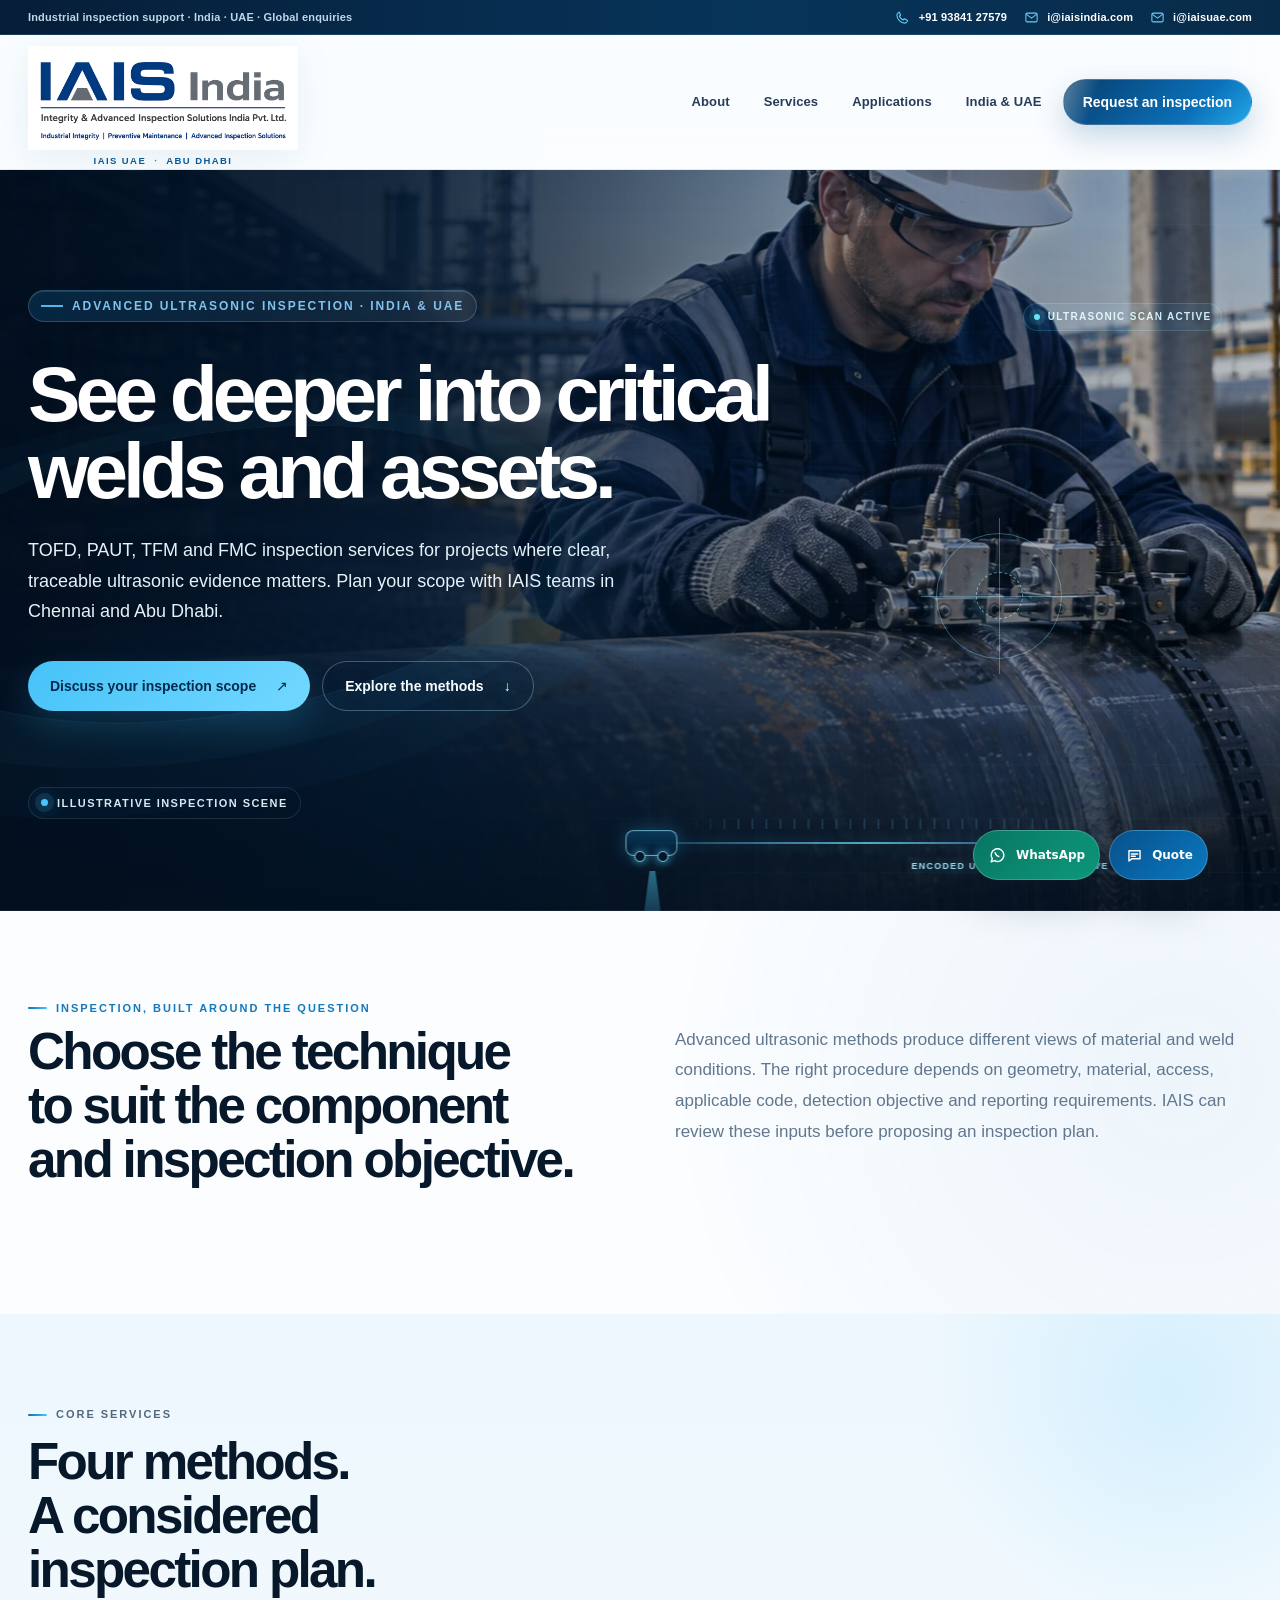
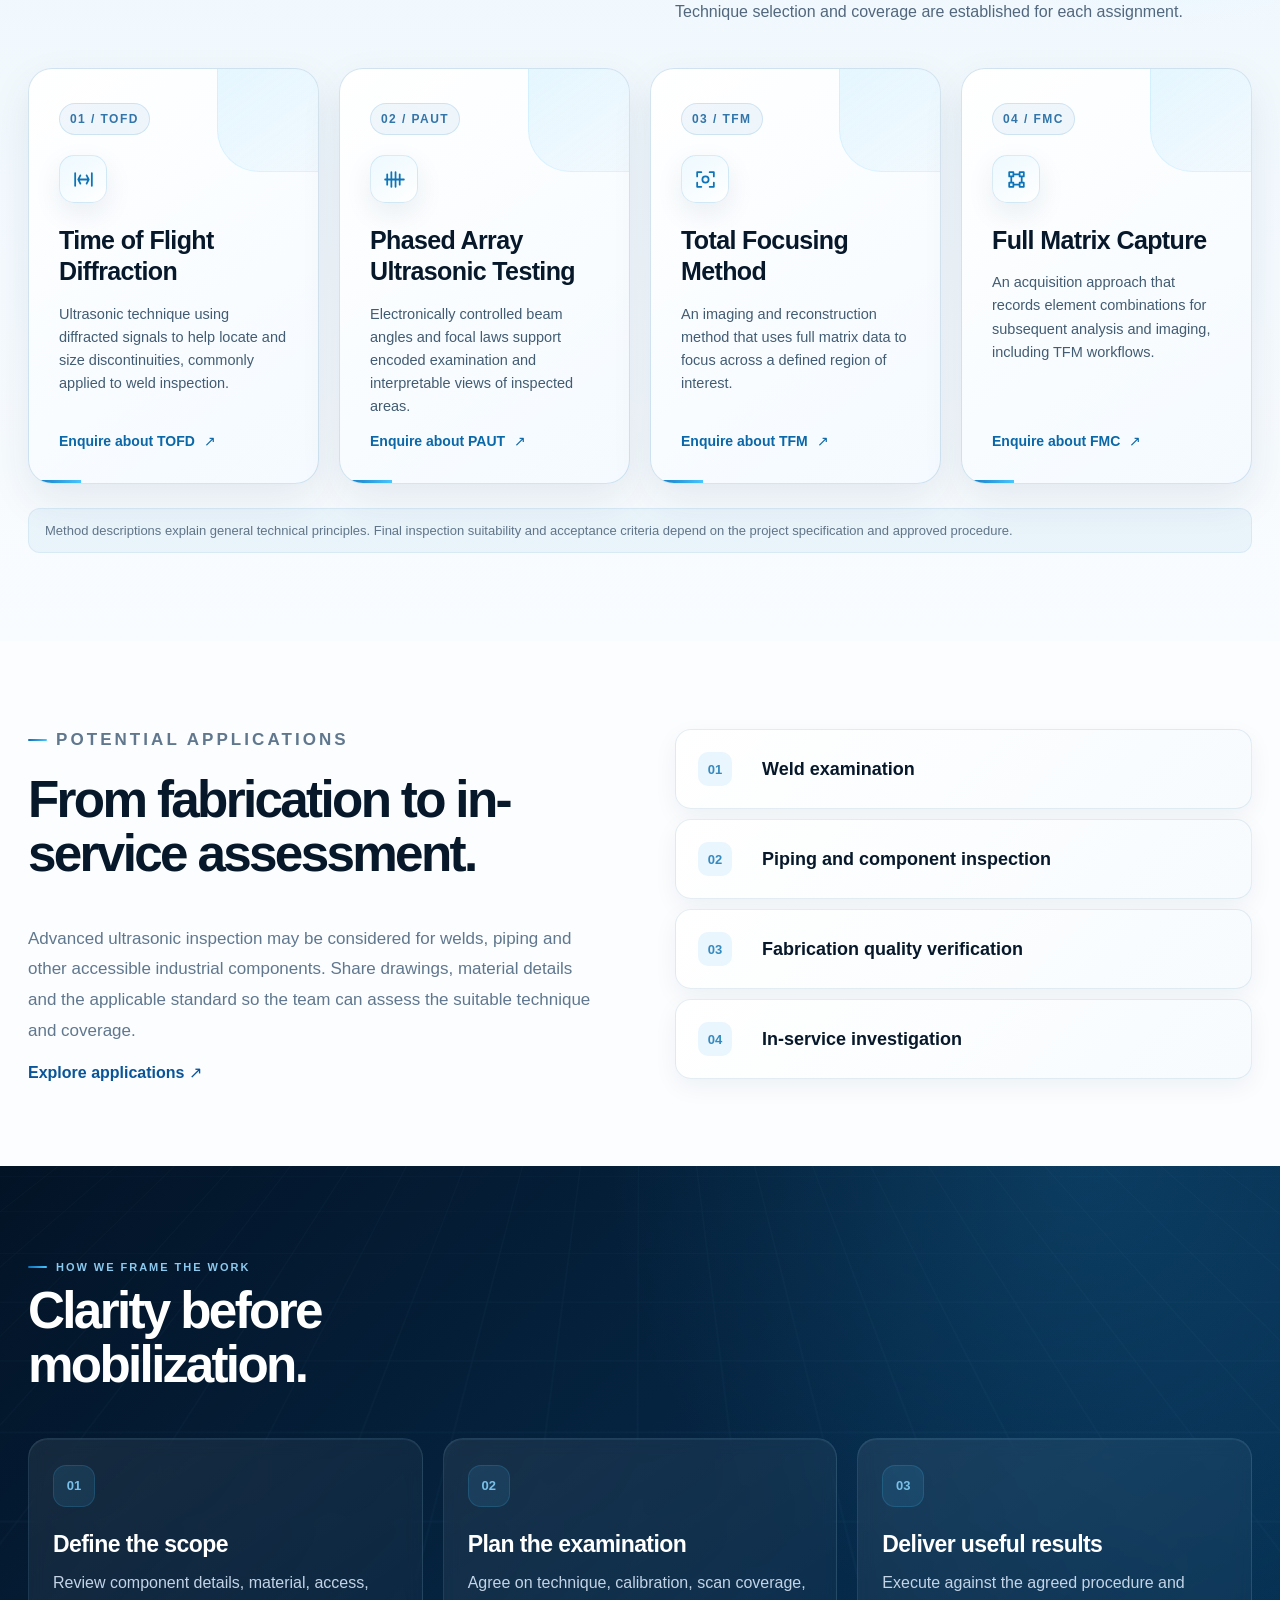
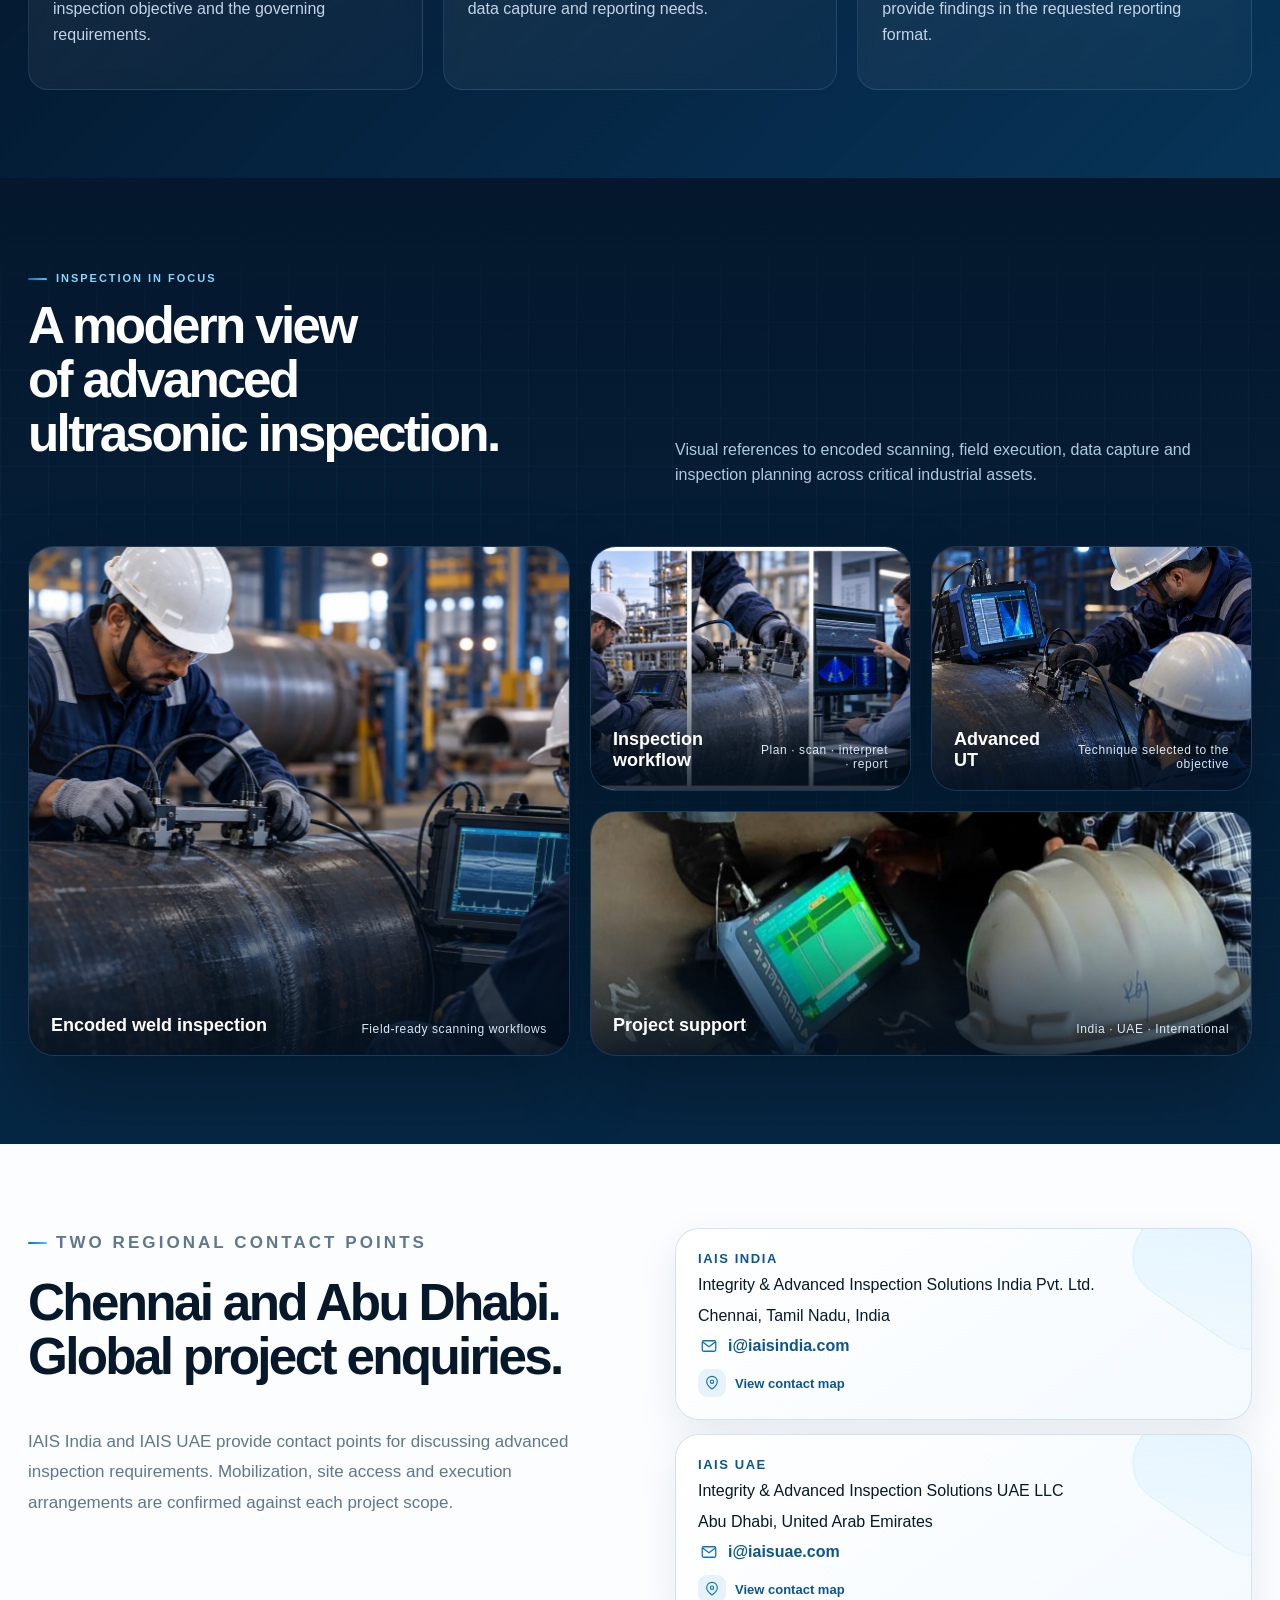
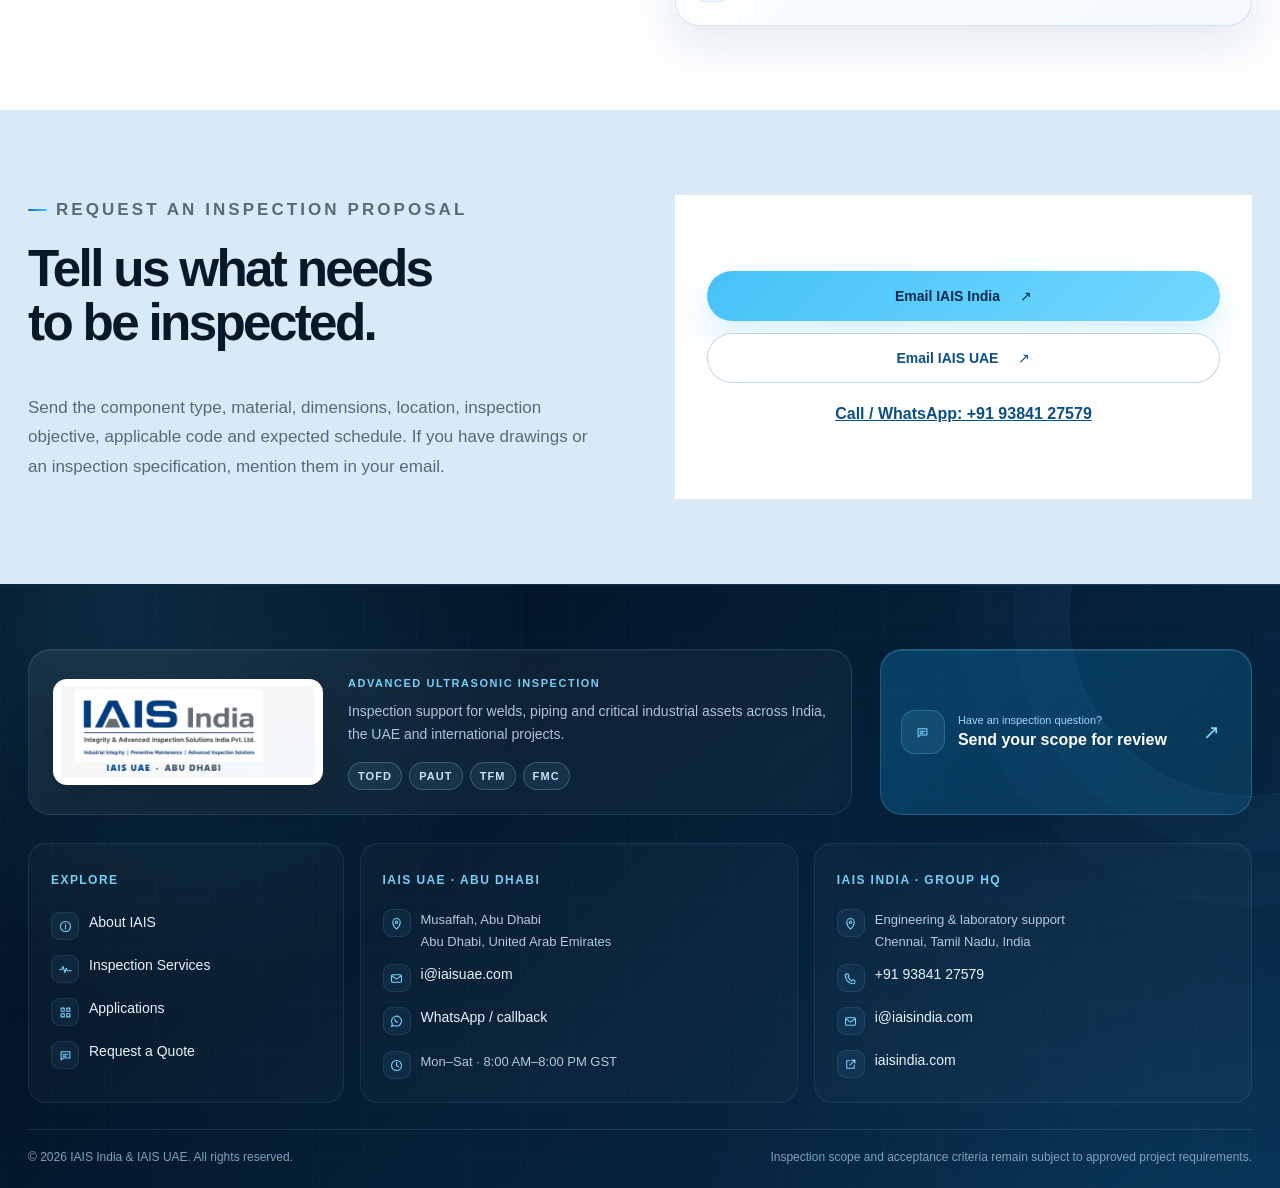
<file: index.html>
<!DOCTYPE html>
<html lang="en">
 <head>
  <!-- ===== SEO + SOCIAL META: edit title/description/canonical here when page content changes ===== -->
  <meta charset="utf-8"/>
  <meta content="width=device-width, initial-scale=1" name="viewport"/>
  <title>
   Advanced Ultrasonic Inspection Services | IAIS UAE
  </title>
  <meta content="Advanced TOFD, PAUT, TFM and FMC ultrasonic inspection for welds, piping and industrial assets, supported by experienced IAIS teams in Abu Dhabi and India." name="description"/>
  <link href="https://www.tofdinspectionservices.com/" rel="canonical"/>
  <meta content="website" property="og:type"/>
  <meta content="Advanced Ultrasonic Inspection Services | IAIS UAE" property="og:title"/>
  <meta content="Advanced TOFD, PAUT, TFM and FMC ultrasonic inspection for welds, piping and industrial assets, supported by experienced IAIS teams in Abu Dhabi and India." property="og:description"/>
  <meta content="https://www.tofdinspectionservices.com/" property="og:url"/>
  <meta content="https://www.tofdinspectionservices.com/" name="twitter:url"/>
  <meta content="summary_large_image" name="twitter:card"/>
  <meta content="Advanced Ultrasonic Inspection Services | IAIS UAE" name="twitter:title"/>
  <meta content="Advanced TOFD, PAUT, TFM and FMC ultrasonic inspection for welds, piping and industrial assets, supported by experienced IAIS teams in Abu Dhabi and India." name="twitter:description"/>
  <meta content="https://www.tofdinspectionservices.com/assets/images/og-home-inspection.webp" property="og:image"/>
  <meta content="1200" property="og:image:width"/>
  <meta content="630" property="og:image:height"/>
  <meta content="IAIS advanced ultrasonic inspection services for industrial welds and assets" property="og:image:alt"/>
  <meta content="https://www.tofdinspectionservices.com/assets/images/og-home-inspection.webp" name="twitter:image"/>
  <meta content="IAIS advanced ultrasonic inspection services for industrial welds and assets" name="twitter:image:alt"/>
  <meta content="#041426" name="theme-color"/>
  <link href="assets/css/style.css" rel="stylesheet"/>
  <script type="application/ld+json">
   {"@context":"https://schema.org","@graph":[{"@type":"Organization","@id":"https://www.tofdinspectionservices.com/#organization","name":"Integrity & Advanced Inspection Solutions India Pvt. Ltd.","alternateName":"IAIS India","url":"https://iaisindia.com/","logo":"https://www.tofdinspectionservices.com/assets/images/iais-india-logo-clear.png","email":"i@iaisindia.com","telephone":"+91 93841 27579","address":{"@type":"PostalAddress","addressLocality":"Chennai","addressCountry":"IN"}},{"@type":"Organization","@id":"https://www.tofdinspectionservices.com/#uae","name":"Integrity & Advanced Inspection Solutions UAE LLC","alternateName":"IAIS UAE","url":"https://iaisuae.com/","email":"i@iaisuae.com","address":{"@type":"PostalAddress","addressLocality":"Abu Dhabi","addressCountry":"AE"}},{"@type":"WebSite","@id":"https://www.tofdinspectionservices.com/#website","url":"https://www.tofdinspectionservices.com/","name":"IAIS Advanced Ultrasonic Inspection","publisher":{"@id":"https://www.tofdinspectionservices.com/#organization"}},{"@type":"WebPage","@id":"https://www.tofdinspectionservices.com/#webpage","url":"https://www.tofdinspectionservices.com/","name":"TOFD, PAUT, TFM & FMC Inspection Services","isPartOf":{"@id":"https://www.tofdinspectionservices.com/#website"}}]}
  </script>
  <meta content="TOFD inspection, PAUT inspection, TFM inspection, FMC inspection, ultrasonic testing, advanced ultrasonic testing, NDT services, non destructive testing, weld inspection, pipe weld inspection, industrial inspection, ultrasonic weld testing, encoded ultrasonic testing, phased array ultrasonic testing, time of flight diffraction, total focusing method, full matrix capture, weld quality inspection, pipeline inspection, piping inspection, pressure vessel inspection, fabrication inspection, in service inspection, asset integrity inspection, industrial NDT, NDT company, NDT UAE, NDT Abu Dhabi, NDT India, NDT Chennai, ultrasonic inspection UAE, ultrasonic inspection India, TOFD UAE, TOFD India, PAUT UAE, PAUT India, TFM UAE, TFM India, FMC UAE, FMC India, weld defect detection, weld flaw detection, ultrasonic imaging, NDT engineering, inspection services Abu Dhabi, inspection services Chennai, IAIS UAE, IAIS India, Integrity Advanced Inspection Solutions, advanced inspection services" name="keywords"/>
  <meta content="index, follow, max-image-preview:large, max-snippet:-1, max-video-preview:-1" name="robots"/>
  <meta content="index, follow, max-image-preview:large, max-snippet:-1, max-video-preview:-1" name="googlebot"/>
  <meta content="index, follow, max-image-preview:large, max-snippet:-1, max-video-preview:-1" name="bingbot"/>
  <meta content="Integrity &amp; Advanced Inspection Solutions (IAIS)" name="author"/>
  <meta content="telephone=yes" name="format-detection"/>
  <meta content="en_US" property="og:locale"/>
  <meta content="IAIS Advanced Ultrasonic Inspection" property="og:site_name"/>
  <link href="assets/images/favicon.jpg" rel="icon" type="image/jpeg"/>
  <link href="assets/images/favicon.ico" rel="icon" sizes="any"/>
  <link href="assets/images/favicon-32.png" rel="icon" sizes="32x32" type="image/png"/>
  <link href="assets/images/favicon-16.png" rel="icon" sizes="16x16" type="image/png"/>
  <link href="assets/images/apple-touch-icon.png" rel="apple-touch-icon"/>
  <meta content="light" name="color-scheme"/>
  <link as="image" fetchpriority="high" href="assets/images/ultrasonic-pipe-weld-inspection-full-banner.webp" rel="preload"/>
 </head>
 <body class="enhanced-ui page-home">
  <!-- EDITOR NOTE: This is plain HTML. Search for ===== comments to find major sections quickly. -->
  <a class="skip" href="#main">
   Skip to content
  </a>
  <!-- ===== SITE HEADER / MAIN NAVIGATION ===== -->
  <header class="site-header">
   <div class="contact-ribbon">
    <div class="wrap contact-ribbon-inner">
     <span class="contact-ribbon-intro">
      Industrial inspection support &middot; India &middot; UAE &middot; Global enquiries
     </span>
     <div class="contact-ribbon-links">
      <a href="tel:+919384127579">
       <span aria-hidden="true" class="ribbon-icon">
        <svg viewbox="0 0 24 24">
         <path d="M6.6 3.5 9 8l-2 2c1.4 3 3 4.6 6 6l2-2 4.5 2.4c.5.3.7.9.5 1.4-.8 2-2.2 3.2-4 3.2C9.1 21 3 14.9 3 7.9c0-1.8 1.2-3.2 3.2-4 .5-.2 1.1 0 1.4.5Z">
         </path>
        </svg>
       </span>
       <span>
        +91 93841 27579
       </span>
      </a>
      <a href="mailto:i@iaisindia.com">
       <span aria-hidden="true" class="ribbon-icon">
        <svg viewbox="0 0 24 24">
         <rect height="14" rx="2" width="18" x="3" y="5">
         </rect>
         <path d="m4 7 8 6 8-6">
         </path>
        </svg>
       </span>
       <span>
        i@iaisindia.com
       </span>
      </a>
      <a href="mailto:i@iaisuae.com">
       <span aria-hidden="true" class="ribbon-icon">
        <svg viewbox="0 0 24 24">
         <rect height="14" rx="2" width="18" x="3" y="5">
         </rect>
         <path d="m4 7 8 6 8-6">
         </path>
        </svg>
       </span>
       <span>
        i@iaisuae.com
       </span>
      </a>
     </div>
    </div>
   </div>
   <div class="wrap header-inner">
    <a aria-label="IAIS India home" class="brand" href="index.html">
     <!-- Clear high-resolution IAIS India logo.
          Replace only this image file later if the logo changes. -->
     <img alt="IAIS India — Integrity & Advanced Inspection Solutions" class="brand-logo" height="780" src="assets/images/iais-india-logo-clear.png" width="2017"/>
     <!-- UAE office line stays as real HTML text so it remains sharp at every size. -->
     <span class="brand-uae-line">IAIS UAE <span aria-hidden="true">·</span> ABU DHABI</span>
    </a>
    <button aria-controls="site-nav" aria-expanded="false" class="menu-button">
     Menu
     <span aria-hidden="true">
      ☰
     </span>
    </button>
    <nav aria-label="Main navigation" id="site-nav">
     <a href="about.html">
      About
     </a>
     <a href="services.html">
      Services
     </a>
     <a href="applications.html">
      Applications
     </a>
     <a href="#locations">
      India &amp; UAE
     </a>
     <a class="nav-cta" href="contact.html">
      Request an inspection
     </a>
    </nav>
   </div>
  </header>
  <!-- ===== PAGE CONTENT START ===== -->
  <main id="main">
   <!-- ===== CONTENT SECTION 1: hero hero-cover ===== -->
   <section class="hero hero-cover">
    <img alt="Illustrative industrial scene of an inspector guiding an encoded ultrasonic scanner over a pipe weld beside a portable flaw detector" class="hero-cover-image" fetchpriority="high" height="768" src="assets/images/ultrasonic-pipe-weld-inspection-full-banner.webp" width="2048"/>
    <div class="wrap hero-cover-content">
     <p class="eyebrow">
      <span class="line">
      </span>
      ADVANCED ULTRASONIC INSPECTION &middot; INDIA &amp; UAE
     </p>
     <h1>
      See deeper into critical welds and assets.
     </h1>
     <p class="lead">
      TOFD, PAUT, TFM and FMC inspection services for projects where clear, traceable ultrasonic evidence matters. Plan your scope with IAIS teams in Chennai and Abu Dhabi.
     </p>
     <div class="actions">
      <a class="button primary" href="#enquiry">
       Discuss your inspection scope
       <span aria-hidden="true">
        &nearrow;
       </span>
      </a>
      <a class="button secondary" href="#methods">
       Explore the methods
       <span aria-hidden="true">
        &darr;
       </span>
      </a>
     </div>
     <p class="hero-image-note">
      ILLUSTRATIVE INSPECTION SCENE
     </p>
    </div>
   </section>
   <!-- ===== CONTENT SECTION 2: intro wrap ===== -->
   <section class="intro wrap">
    <p class="section-kicker">
     INSPECTION, BUILT AROUND THE QUESTION
    </p>
    <div class="intro-grid">
     <h2>
      Choose the technique to suit the component and inspection objective.
     </h2>
     <p>
      Advanced ultrasonic methods produce different views of material and weld conditions. The right procedure depends on geometry, material, access, applicable code, detection objective and reporting requirements. IAIS can review these inputs before proposing an inspection plan.
     </p>
    </div>
   </section>
   <!-- ===== CONTENT SECTION 3: methods | small inline SVG icons can be edited inside each card ===== -->
   <section class="methods" id="methods">
    <div class="wrap">
     <div class="section-head">
      <div>
       <p class="section-kicker">
        CORE SERVICES
       </p>
       <h2>
        Four methods. A considered inspection plan.
       </h2>
      </div>
      <p>
       Technique selection and coverage are established for each assignment.
      </p>
     </div>
     <div class="cards">
      <article class="card">
       <span class="number">
        01 / TOFD
       </span>
       <span aria-hidden="true" class="service-icon">
        <svg viewbox="0 0 24 24">
         <path d="M4 18V6m16 12V6M7 12h10M9 8l-2 4 2 4m6-8 2 4-2 4">
         </path>
        </svg>
       </span>
       <h3>
        Time of Flight Diffraction
       </h3>
       <p>
        Ultrasonic technique using diffracted signals to help locate and size discontinuities, commonly applied to weld inspection.
       </p>
       <a href="tofd.html">
        Enquire about TOFD
        <span aria-hidden="true">
         &nearrow;
        </span>
       </a>
      </article>
      <article class="card">
       <span class="number">
        02 / PAUT
       </span>
       <span aria-hidden="true" class="service-icon">
        <svg viewbox="0 0 24 24">
         <path d="M5 17V7m4 12V5m4 14V5m4 12V7M3 12h18">
         </path>
        </svg>
       </span>
       <h3>
        Phased Array Ultrasonic Testing
       </h3>
       <p>
        Electronically controlled beam angles and focal laws support encoded examination and interpretable views of inspected areas.
       </p>
       <a href="paut.html">
        Enquire about PAUT
        <span aria-hidden="true">
         &nearrow;
        </span>
       </a>
      </article>
      <article class="card">
       <span class="number">
        03 / TFM
       </span>
       <span aria-hidden="true" class="service-icon">
        <svg viewbox="0 0 24 24">
         <circle cx="12" cy="12" r="3">
         </circle>
         <path d="M4 9V5h4m8 0h4v4m0 6v4h-4m-8 0H4v-4">
         </path>
        </svg>
       </span>
       <h3>
        Total Focusing Method
       </h3>
       <p>
        An imaging and reconstruction method that uses full matrix data to focus across a defined region of interest.
       </p>
       <a href="tfm.html">
        Enquire about TFM
        <span aria-hidden="true">
         &nearrow;
        </span>
       </a>
      </article>
      <article class="card">
       <span class="number">
        04 / FMC
       </span>
       <span aria-hidden="true" class="service-icon">
        <svg viewbox="0 0 24 24">
         <path d="M5 5h4v4H5zM15 5h4v4h-4zM5 15h4v4H5zM15 15h4v4h-4zM9 7h6M7 9v6m10-6v6m-8 2h6">
         </path>
        </svg>
       </span>
       <h3>
        Full Matrix Capture
       </h3>
       <p>
        An acquisition approach that records element combinations for subsequent analysis and imaging, including TFM workflows.
       </p>
       <a href="fmc.html">
        Enquire about FMC
        <span aria-hidden="true">
         &nearrow;
        </span>
       </a>
      </article>
     </div>
     <p class="method-note">
      Method descriptions explain general technical principles. Final inspection suitability and acceptance criteria depend on the project specification and approved procedure.
     </p>
    </div>
   </section>
   <!-- ===== CONTENT SECTION 4: applications ===== -->
   <section class="applications wrap" id="applications">
    <div>
     <p class="section-kicker">
      POTENTIAL APPLICATIONS
     </p>
     <h2>
      From fabrication to in-service assessment.
     </h2>
     <p>
      Advanced ultrasonic inspection may be considered for welds, piping and other accessible industrial components. Share drawings, material details and the applicable standard so the team can assess the suitable technique and coverage.
     </p>
     <a class="text-link" href="applications.html">
      Explore applications
      <span aria-hidden="true">
       &nearrow;
      </span>
     </a>
    </div>
    <div class="app-list">
     <div>
      <b>
       01
      </b>
      <span>
       Weld examination
      </span>
     </div>
     <div>
      <b>
       02
      </b>
      <span>
       Piping and component inspection
      </span>
     </div>
     <div>
      <b>
       03
      </b>
      <span>
       Fabrication quality verification
      </span>
     </div>
     <div>
      <b>
       04
      </b>
      <span>
       In-service investigation
      </span>
     </div>
    </div>
   </section>
   <!-- ===== CONTENT SECTION 5: approach ===== -->
   <section class="approach" id="approach">
    <div class="wrap">
     <p class="section-kicker">
      HOW WE FRAME THE WORK
     </p>
     <h2>
      Clarity before mobilization.
     </h2>
     <div class="steps">
      <div>
       <span>
        01
       </span>
       <h3>
        Define the scope
       </h3>
       <p>
        Review component details, material, access, inspection objective and the governing requirements.
       </p>
      </div>
      <div>
       <span>
        02
       </span>
       <h3>
        Plan the examination
       </h3>
       <p>
        Agree on technique, calibration, scan coverage, data capture and reporting needs.
       </p>
      </div>
      <div>
       <span>
        03
       </span>
       <h3>
        Deliver useful results
       </h3>
       <p>
        Execute against the agreed procedure and provide findings in the requested reporting format.
       </p>
      </div>
     </div>
    </div>
   </section>
   <!-- ===== CONTENT SECTION 6: visual-showcase ===== -->
   <section aria-labelledby="showcase-title" class="visual-showcase">
    <div class="wrap">
     <div class="section-head showcase-head">
      <div>
       <p class="section-kicker">
        INSPECTION IN FOCUS
       </p>
       <h2 id="showcase-title">
        A modern view of advanced ultrasonic inspection.
       </h2>
      </div>
      <p>
       Visual references to encoded scanning, field execution, data capture and inspection planning across critical industrial assets.
      </p>
     </div>
     <div class="showcase-grid">
      <figure class="showcase-large">
       <img alt="Illustrative TOFD and encoded ultrasonic pipe weld inspection in the field" height="900" loading="lazy" src="assets/images/tofd-pipe-weld-field-inspection-hero.webp" width="1600"/>
       <figcaption>
        <b>
         Encoded weld inspection
        </b>
        <span>
         Field-ready scanning workflows
        </span>
       </figcaption>
      </figure>
      <figure>
       <img alt="Illustrative advanced ultrasonic inspection workflow and data review" height="900" loading="lazy" src="assets/images/ultrasonic-inspection-workflow-hero.webp" width="1600"/>
       <figcaption>
        <b>
         Inspection workflow
        </b>
        <span>
         Plan &middot; scan &middot; interpret &middot; report
        </span>
       </figcaption>
      </figure>
      <figure>
       <img alt="Illustrative advanced ultrasonic inspection equipment and industrial component" height="900" loading="lazy" src="assets/images/advanced-ultrasonic-inspection-hero.webp" width="1600"/>
       <figcaption>
        <b>
         Advanced UT
        </b>
        <span>
         Technique selected to the objective
        </span>
       </figcaption>
      </figure>
      <figure>
       <img alt="IAIS ultrasonic weld inspection reference image" height="800" loading="lazy" src="assets/images/iais-tofd-weld-inspection.jpg" width="1200"/>
       <figcaption>
        <b>
         Project support
        </b>
        <span>
         India &middot; UAE &middot; International
        </span>
       </figcaption>
      </figure>
     </div>
    </div>
   </section>
   <!-- ===== CONTENT SECTION 7: locations ===== -->
   <section class="locations wrap" id="locations">
    <div>
     <p class="section-kicker">
      TWO REGIONAL CONTACT POINTS
     </p>
     <h2>
      Chennai and Abu Dhabi. Global project enquiries.
     </h2>
     <p>
      IAIS India and IAIS UAE provide contact points for discussing advanced inspection requirements. Mobilization, site access and execution arrangements are confirmed against each project scope.
     </p>
    </div>
    <div class="location-cards">
     <div>
      <strong>
       IAIS INDIA
      </strong>
      <span>
       Integrity &amp; Advanced Inspection Solutions India Pvt. Ltd.
      </span>
      <span>
       Chennai, Tamil Nadu, India
      </span>
      <a class="contact-line" href="mailto:i@iaisindia.com">
       <span aria-hidden="true" class="inline-icon">
        <svg viewbox="0 0 24 24">
         <rect height="14" rx="2" width="18" x="3" y="5">
         </rect>
         <path d="m4 7 8 6 8-6">
         </path>
        </svg>
       </span>
       i@iaisindia.com
      </a>
      <a class="map-link" href="contact.html#office-maps">
       <span aria-hidden="true" class="location-icon">
        <svg viewbox="0 0 24 24">
         <path d="M20 10c0 5-8 11-8 11S4 15 4 10a8 8 0 1 1 16 0Z">
         </path>
         <circle cx="12" cy="10" r="2.5">
         </circle>
        </svg>
       </span>
       View contact map
      </a>
     </div>
     <div>
      <strong>
       IAIS UAE
      </strong>
      <span>
       Integrity &amp; Advanced Inspection Solutions UAE LLC
      </span>
      <span>
       Abu Dhabi, United Arab Emirates
      </span>
      <a class="contact-line" href="mailto:i@iaisuae.com">
       <span aria-hidden="true" class="inline-icon">
        <svg viewbox="0 0 24 24">
         <rect height="14" rx="2" width="18" x="3" y="5">
         </rect>
         <path d="m4 7 8 6 8-6">
         </path>
        </svg>
       </span>
       i@iaisuae.com
      </a>
      <a class="map-link" href="contact.html#office-maps">
       <span aria-hidden="true" class="location-icon">
        <svg viewbox="0 0 24 24">
         <path d="M20 10c0 5-8 11-8 11S4 15 4 10a8 8 0 1 1 16 0Z">
         </path>
         <circle cx="12" cy="10" r="2.5">
         </circle>
        </svg>
       </span>
       View contact map
      </a>
     </div>
    </div>
   </section>
   <!-- ===== CONTENT SECTION 8: enquiry ===== -->
   <section class="enquiry" id="enquiry">
    <div class="wrap enquiry-grid">
     <div>
      <p class="section-kicker">
       REQUEST AN INSPECTION PROPOSAL
      </p>
      <h2>
       Tell us what needs to be inspected.
      </h2>
      <p>
       Send the component type, material, dimensions, location, inspection objective, applicable code and expected schedule. If you have drawings or an inspection specification, mention them in your email.
      </p>
     </div>
     <div class="contact-panel">
      <a class="button primary" href="mailto:i@iaisindia.com?subject=Advanced%20ultrasonic%20inspection%20enquiry">
       Email IAIS India
       <span aria-hidden="true">
        &nearrow;
       </span>
      </a>
      <a class="button outline" href="mailto:i@iaisuae.com?subject=Advanced%20ultrasonic%20inspection%20enquiry">
       Email IAIS UAE
       <span aria-hidden="true">
        &nearrow;
       </span>
      </a>
      <a class="phone" href="tel:+919384127579">
       Call / WhatsApp: +91 93841 27579
      </a>
     </div>
    </div>
   </section>
  </main>
  <!-- ===== FOOTER / CONTACT DETAILS ===== -->
  <footer class="site-footer">
   <div class="wrap footer-top">
    <div class="footer-brand-block">
     <a aria-label="IAIS advanced inspection home" class="footer-logo-link" href="index.html">
      <img alt="IAIS India and IAIS UAE Abu Dhabi" class="footer-logo" height="116" loading="lazy" src="assets/images/iais-uae-footer-brand.png" width="327"/>
     </a>
     <div class="footer-brand-copy">
      <p class="footer-overline">
       ADVANCED ULTRASONIC INSPECTION
      </p>
      <p>
       Inspection support for welds, piping and critical industrial assets across India, the UAE and international projects.
      </p>
      <div class="footer-badges">
       <span>
        TOFD
       </span>
       <span>
        PAUT
       </span>
       <span>
        TFM
       </span>
       <span>
        FMC
       </span>
      </div>
     </div>
    </div>
    <a class="footer-scope-cta" href="contact.html">
     <span aria-hidden="true" class="footer-icon">
      <svg viewbox="0 0 24 24">
       <path d="M5 6h14v10H9l-4 3V6Z">
       </path>
       <path d="M8 10h8M8 13h5">
       </path>
      </svg>
     </span>
     <span>
      <small>
       Have an inspection question?
      </small>
      <strong>
       Send your scope for review
      </strong>
     </span>
     <b aria-hidden="true">
      &nearrow;
     </b>
    </a>
   </div>
   <div class="wrap premium-footer-grid">
    <div class="footer-col footer-nav-panel">
     <span class="footer-title">
      Explore
     </span>
     <a href="about.html">
      <span aria-hidden="true" class="footer-icon">
       <svg viewbox="0 0 24 24">
        <circle cx="12" cy="12" r="8">
        </circle>
        <path d="M12 10v6M12 7.3v.2">
        </path>
       </svg>
      </span>
      <span>
       About IAIS
      </span>
     </a>
     <a href="services.html">
      <span aria-hidden="true" class="footer-icon">
       <svg viewbox="0 0 24 24">
        <path d="M3 12h3l2-5 3 10 2-7 2 4h6">
        </path>
       </svg>
      </span>
      <span>
       Inspection Services
      </span>
     </a>
     <a href="applications.html">
      <span aria-hidden="true" class="footer-icon">
       <svg viewbox="0 0 24 24">
        <path d="M5 5h5v5H5zM14 5h5v5h-5zM5 14h5v5H5zM14 14h5v5h-5z">
        </path>
       </svg>
      </span>
      <span>
       Applications
      </span>
     </a>
     <a href="contact.html">
      <span aria-hidden="true" class="footer-icon">
       <svg viewbox="0 0 24 24">
        <path d="M5 6h14v10H9l-4 3V6Z">
        </path>
        <path d="M8 10h8M8 13h5">
        </path>
       </svg>
      </span>
      <span>
       Request a Quote
      </span>
     </a>
    </div>
    <div class="footer-col footer-office-card">
     <span class="footer-title">
      IAIS UAE &middot; Abu Dhabi
     </span>
     <p class="footer-detail">
      <span aria-hidden="true" class="footer-icon">
       <svg viewbox="0 0 24 24">
        <path d="M12 21s6-5.4 6-11a6 6 0 1 0-12 0c0 5.6 6 11 6 11Z">
        </path>
        <circle cx="12" cy="10" r="2">
        </circle>
       </svg>
      </span>
      <span>
       Musaffah, Abu Dhabi
       <br/>
       Abu Dhabi, United Arab Emirates
      </span>
     </p>
     <a href="mailto:i@iaisuae.com">
      <span aria-hidden="true" class="footer-icon">
       <svg viewbox="0 0 24 24">
        <rect height="12" rx="2" width="16" x="4" y="6">
        </rect>
        <path d="m5 8 7 5 7-5">
        </path>
       </svg>
      </span>
      <span>
       i@iaisuae.com
      </span>
     </a>
     <a href="https://wa.me/919384127579" rel="noopener noreferrer" target="_blank">
      <span aria-hidden="true" class="footer-icon">
       <svg viewbox="0 0 24 24">
        <path d="M20 11.5a8 8 0 0 1-11.9 7L4 20l1.4-4A8 8 0 1 1 20 11.5Z">
        </path>
        <path d="M9 8.5c.6 2.4 2.2 4 4.6 4.7">
        </path>
       </svg>
      </span>
      <span>
       WhatsApp / callback
      </span>
     </a>
     <p class="footer-detail footer-hours">
      <span aria-hidden="true" class="footer-icon">
       <svg viewbox="0 0 24 24">
        <circle cx="12" cy="12" r="8">
        </circle>
        <path d="M12 7v5l3 2">
        </path>
       </svg>
      </span>
      <span>
       Mon&ndash;Sat &middot; 8:00 AM&ndash;8:00 PM GST
      </span>
     </p>
    </div>
    <div class="footer-col footer-office-card">
     <span class="footer-title">
      IAIS India &middot; Group HQ
     </span>
     <p class="footer-detail">
      <span aria-hidden="true" class="footer-icon">
       <svg viewbox="0 0 24 24">
        <path d="M12 21s6-5.4 6-11a6 6 0 1 0-12 0c0 5.6 6 11 6 11Z">
        </path>
        <circle cx="12" cy="10" r="2">
        </circle>
       </svg>
      </span>
      <span>
       Engineering &amp; laboratory support
       <br/>
       Chennai, Tamil Nadu, India
      </span>
     </p>
     <a href="tel:+919384127579">
      <span aria-hidden="true" class="footer-icon">
       <svg viewbox="0 0 24 24">
        <path d="M8.2 4.7 10 8l-2 1.6a14 14 0 0 0 6.4 6.4L16 14l3.3 1.8-.4 3a2 2 0 0 1-2.2 1.7C9.6 19.6 4.4 14.4 3.5 7.3A2 2 0 0 1 5.2 5l3-.3Z">
        </path>
       </svg>
      </span>
      <span>
       +91 93841 27579
      </span>
     </a>
     <a href="mailto:i@iaisindia.com">
      <span aria-hidden="true" class="footer-icon">
       <svg viewbox="0 0 24 24">
        <rect height="12" rx="2" width="16" x="4" y="6">
        </rect>
        <path d="m5 8 7 5 7-5">
        </path>
       </svg>
      </span>
      <span>
       i@iaisindia.com
      </span>
     </a>
     <a href="https://iaisindia.com/" rel="noopener noreferrer" target="_blank">
      <span aria-hidden="true" class="footer-icon">
       <svg viewbox="0 0 24 24">
        <path d="M14 5h5v5M19 5l-8 8">
        </path>
        <path d="M18 13v5H6V6h5">
        </path>
       </svg>
      </span>
      <span>
       iaisindia.com
      </span>
     </a>
    </div>
   </div>
   <div class="wrap footer-bottom">
    <span>
     &copy;
     <span id="year">
      2026
     </span>
     IAIS India &amp; IAIS UAE. All rights reserved.
    </span>
    <span>
     Inspection scope and acceptance criteria remain subject to approved project requirements.
    </span>
   </div>
  </footer>
  <!-- ===== JAVASCRIPT: menu, animations, 3D tilt, form behavior ===== -->
  <script defer="" src="assets/js/site.js">
  </script>
  <div aria-label="Quick contact actions" class="floating-actions">
   <a aria-label="Chat with IAIS on WhatsApp" class="float-action whatsapp" href="https://wa.me/919384127579" rel="noopener noreferrer" target="_blank">
    <span aria-hidden="true" class="inline-icon">
     <svg viewbox="0 0 24 24">
      <path d="M20 11.5a8 8 0 0 1-11.9 7L4 20l1.4-4A8 8 0 1 1 20 11.5Z">
      </path>
      <path d="M9 8.5c.6 2.4 2.2 4 4.6 4.7">
      </path>
     </svg>
    </span>
    <b>
     WhatsApp
    </b>
   </a>
   <a aria-label="Request an inspection quote" class="float-action quote" href="contact.html">
    <span aria-hidden="true" class="inline-icon">
     <svg viewbox="0 0 24 24">
      <path d="M5 6h14v10H9l-4 3V6Z">
      </path>
      <path d="M8 10h8M8 13h5">
      </path>
     </svg>
    </span>
    <b>
     Quote
    </b>
   </a>
   <button aria-label="Back to top" class="float-action top" type="button">
    <span aria-hidden="true" class="inline-icon">
     <svg viewbox="0 0 24 24">
      <path d="m7 13 5-5 5 5M12 8v10">
      </path>
     </svg>
    </span>
   </button>
  </div>
 </body>
</html>
</file>
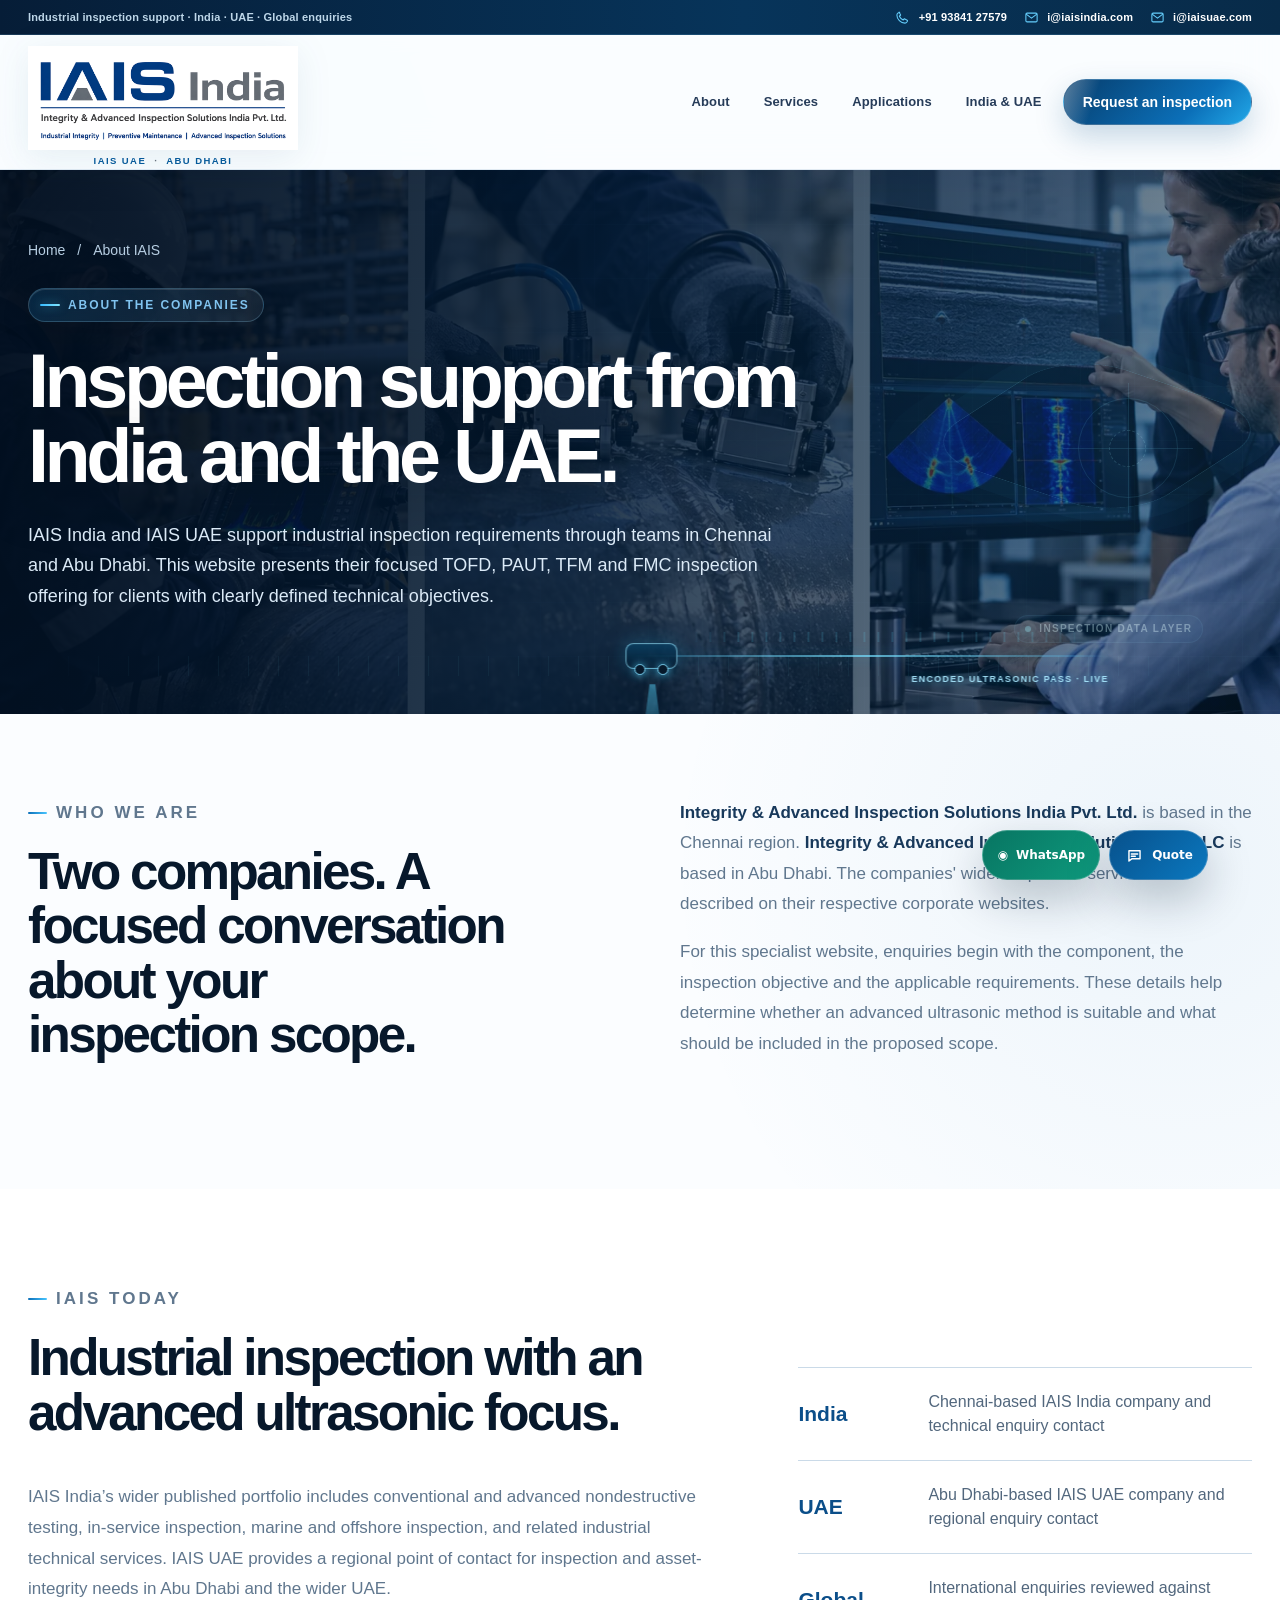
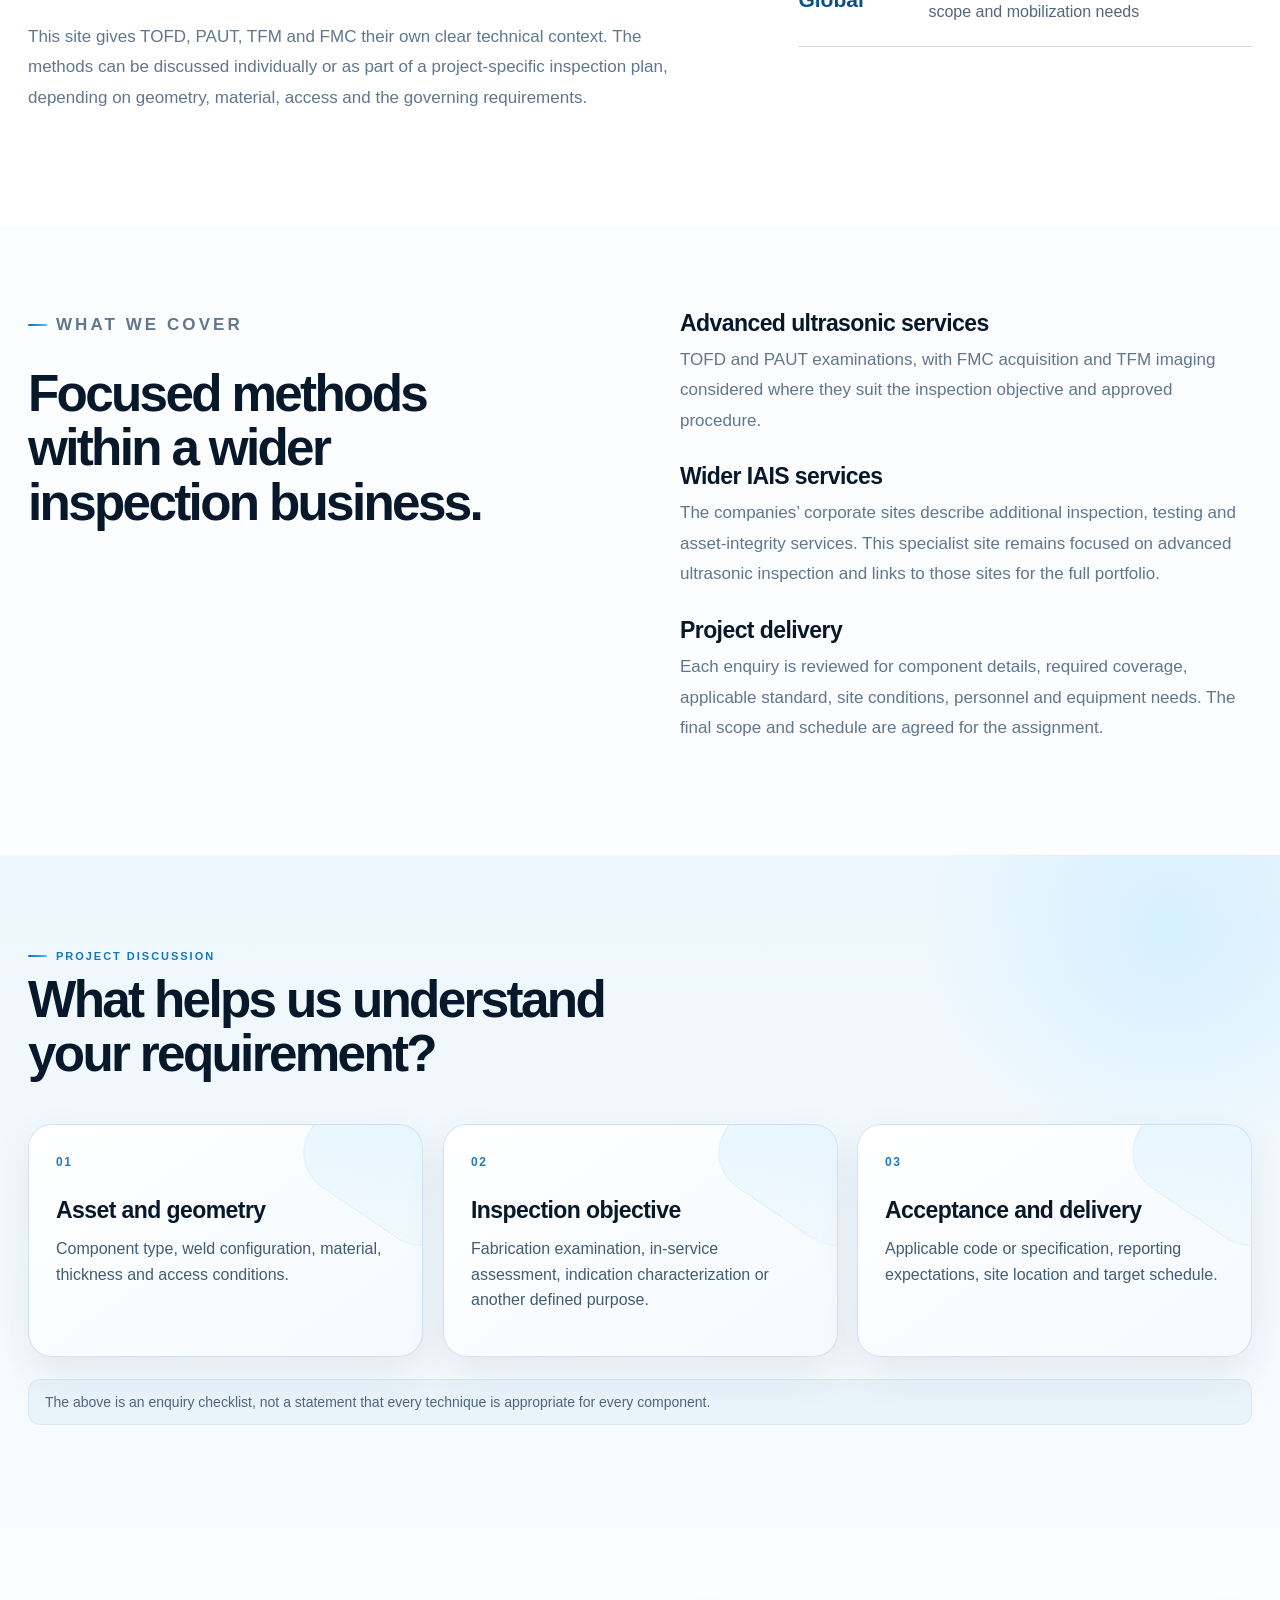
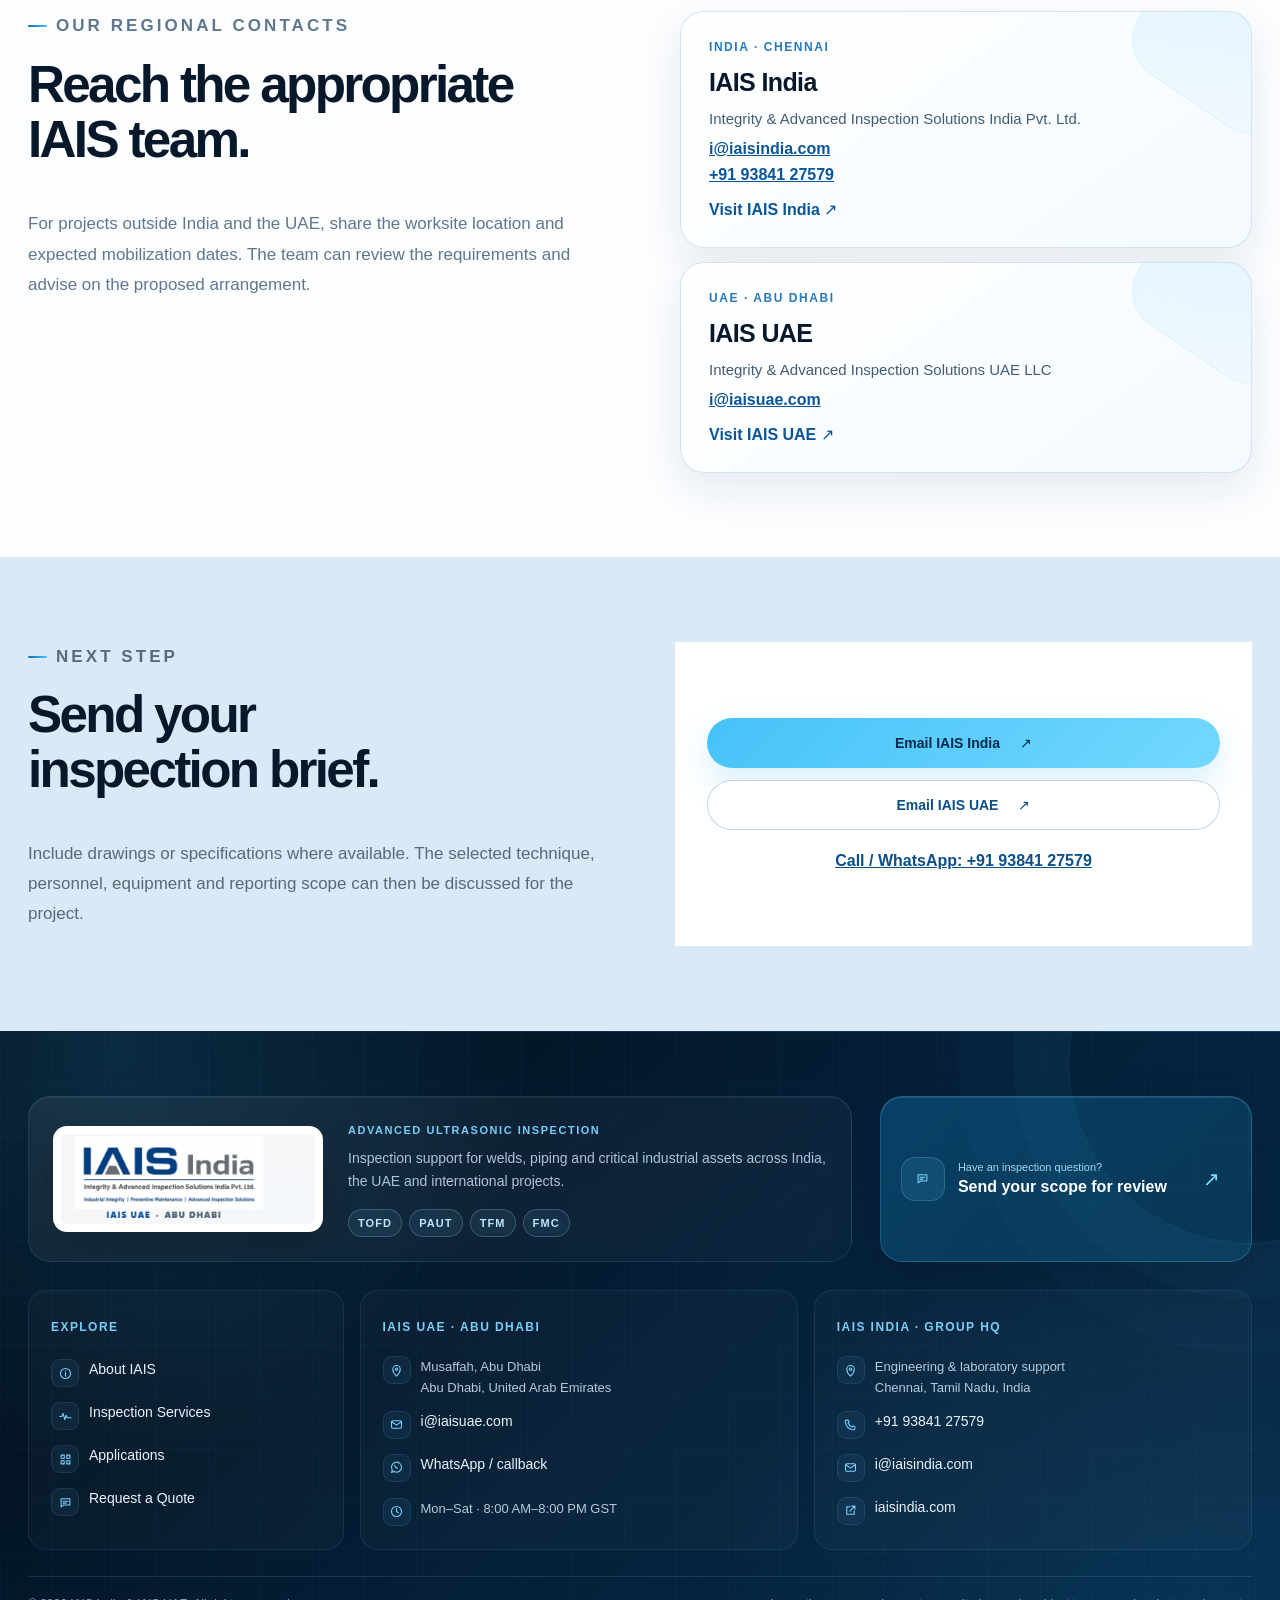
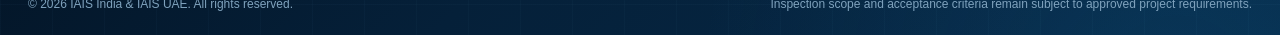
<file: about.html>
<!DOCTYPE html>
<html lang="en">
 <head>
  <!-- ===== SEO + SOCIAL META: edit title/description/canonical here when page content changes ===== -->
  <meta charset="utf-8"/>
  <meta content="width=device-width, initial-scale=1" name="viewport"/>
  <title>
   About IAIS | Advanced NDT Inspection Services UAE &amp; India
  </title>
  <meta content="Learn about IAIS India and IAIS UAE, our advanced ultrasonic NDT capabilities, regional support, inspection approach and project-focused engineering services." name="description"/>
  <link href="https://www.tofdinspectionservices.com/about.html" rel="canonical"/>
  <meta content="website" property="og:type"/>
  <meta content="About IAIS | Advanced NDT Inspection Services UAE &amp; India" property="og:title"/>
  <meta content="Learn about IAIS India and IAIS UAE, our advanced ultrasonic NDT capabilities, regional support, inspection approach and project-focused engineering services." property="og:description"/>
  <meta content="https://www.tofdinspectionservices.com/about.html" property="og:url"/>
  <meta content="https://www.tofdinspectionservices.com/about.html" name="twitter:url"/>
  <meta content="summary_large_image" name="twitter:card"/>
  <meta content="About IAIS | Advanced NDT Inspection Services UAE &amp; India" name="twitter:title"/>
  <meta content="Learn about IAIS India and IAIS UAE, our advanced ultrasonic NDT capabilities, regional support, inspection approach and project-focused engineering services." name="twitter:description"/>
  <meta content="https://www.tofdinspectionservices.com/assets/images/advanced-ultrasonic-inspection-hero.webp" property="og:image"/>
  <meta content="1200" property="og:image:width"/>
  <meta content="630" property="og:image:height"/>
  <meta content="IAIS advanced inspection team supporting industrial ultrasonic NDT projects" property="og:image:alt"/>
  <meta content="https://www.tofdinspectionservices.com/assets/images/advanced-ultrasonic-inspection-hero.webp" name="twitter:image"/>
  <meta content="IAIS advanced inspection team supporting industrial ultrasonic NDT projects" name="twitter:image:alt"/>
  <meta content="#041426" name="theme-color"/>
  <link href="assets/css/style.css" rel="stylesheet"/>
  <script type="application/ld+json">
   {"@context":"https://schema.org","@graph":[{"@type":"WebPage","@id":"https://www.tofdinspectionservices.com/about.html#webpage","url":"https://www.tofdinspectionservices.com/about.html","name":"About IAIS India & IAIS UAE","isPartOf":{"@type":"WebSite","@id":"https://www.tofdinspectionservices.com/#website","url":"https://www.tofdinspectionservices.com/","name":"IAIS Advanced Ultrasonic Inspection"},"about":[{"@id":"https://www.tofdinspectionservices.com/#organization"},{"@id":"https://www.tofdinspectionservices.com/#uae"}]},{"@type":"BreadcrumbList","itemListElement":[{"@type":"ListItem","position":1,"name":"Home","item":"https://www.tofdinspectionservices.com/"},{"@type":"ListItem","position":2,"name":"About","item":"https://www.tofdinspectionservices.com/about.html"}]},{"@type":"Organization","@id":"https://www.tofdinspectionservices.com/#organization","name":"Integrity & Advanced Inspection Solutions India Pvt. Ltd.","alternateName":"IAIS India","url":"https://iaisindia.com/","email":"i@iaisindia.com","telephone":"+91 93841 27579","address":{"@type":"PostalAddress","addressLocality":"Chennai","addressCountry":"IN"}},{"@type":"Organization","@id":"https://www.tofdinspectionservices.com/#uae","name":"Integrity & Advanced Inspection Solutions UAE LLC","alternateName":"IAIS UAE","url":"https://iaisuae.com/","email":"i@iaisuae.com","address":{"@type":"PostalAddress","addressLocality":"Abu Dhabi","addressCountry":"AE"}}]}
  </script>
  <meta content="TOFD inspection, PAUT inspection, TFM inspection, FMC inspection, ultrasonic testing, advanced ultrasonic testing, NDT services, non destructive testing, weld inspection, pipe weld inspection, industrial inspection, ultrasonic weld testing, encoded ultrasonic testing, phased array ultrasonic testing, time of flight diffraction, total focusing method, full matrix capture, weld quality inspection, pipeline inspection, piping inspection, pressure vessel inspection, fabrication inspection, in service inspection, asset integrity inspection, industrial NDT, NDT company, NDT UAE, NDT Abu Dhabi, NDT India, NDT Chennai, ultrasonic inspection UAE, ultrasonic inspection India, TOFD UAE, TOFD India, PAUT UAE, PAUT India, TFM UAE, TFM India, FMC UAE, FMC India, weld defect detection, weld flaw detection, ultrasonic imaging, NDT engineering, inspection services Abu Dhabi, inspection services Chennai, IAIS UAE, IAIS India, Integrity Advanced Inspection Solutions, advanced inspection services" name="keywords"/>
  <meta content="index, follow, max-image-preview:large, max-snippet:-1, max-video-preview:-1" name="robots"/>
  <meta content="index, follow, max-image-preview:large, max-snippet:-1, max-video-preview:-1" name="googlebot"/>
  <meta content="index, follow, max-image-preview:large, max-snippet:-1, max-video-preview:-1" name="bingbot"/>
  <meta content="Integrity &amp; Advanced Inspection Solutions (IAIS)" name="author"/>
  <meta content="telephone=yes" name="format-detection"/>
  <meta content="en_US" property="og:locale"/>
  <meta content="IAIS Advanced Ultrasonic Inspection" property="og:site_name"/>
  <link href="assets/images/favicon.jpg" rel="icon" type="image/jpeg"/>
  <link href="assets/images/favicon.ico" rel="icon" sizes="any"/>
  <link href="assets/images/favicon-32.png" rel="icon" sizes="32x32" type="image/png"/>
  <link href="assets/images/favicon-16.png" rel="icon" sizes="16x16" type="image/png"/>
  <link href="assets/images/apple-touch-icon.png" rel="apple-touch-icon"/>
  <meta content="light" name="color-scheme"/>
 </head>
 <body class="enhanced-ui page-about">
  <!-- EDITOR NOTE: This is plain HTML. Search for ===== comments to find major sections quickly. -->
  <a class="skip" href="#main">
   Skip to content
  </a>
  <!-- ===== SITE HEADER / MAIN NAVIGATION ===== -->
  <header class="site-header">
   <div class="contact-ribbon">
    <div class="wrap contact-ribbon-inner">
     <span class="contact-ribbon-intro">
      Industrial inspection support &middot; India &middot; UAE &middot; Global enquiries
     </span>
     <div class="contact-ribbon-links">
      <a href="tel:+919384127579">
       <span aria-hidden="true" class="ribbon-icon">
        <svg viewbox="0 0 24 24">
         <path d="M6.6 3.5 9 8l-2 2c1.4 3 3 4.6 6 6l2-2 4.5 2.4c.5.3.7.9.5 1.4-.8 2-2.2 3.2-4 3.2C9.1 21 3 14.9 3 7.9c0-1.8 1.2-3.2 3.2-4 .5-.2 1.1 0 1.4.5Z">
         </path>
        </svg>
       </span>
       <span>
        +91 93841 27579
       </span>
      </a>
      <a href="mailto:i@iaisindia.com">
       <span aria-hidden="true" class="ribbon-icon">
        <svg viewbox="0 0 24 24">
         <rect height="14" rx="2" width="18" x="3" y="5">
         </rect>
         <path d="m4 7 8 6 8-6">
         </path>
        </svg>
       </span>
       <span>
        i@iaisindia.com
       </span>
      </a>
      <a href="mailto:i@iaisuae.com">
       <span aria-hidden="true" class="ribbon-icon">
        <svg viewbox="0 0 24 24">
         <rect height="14" rx="2" width="18" x="3" y="5">
         </rect>
         <path d="m4 7 8 6 8-6">
         </path>
        </svg>
       </span>
       <span>
        i@iaisuae.com
       </span>
      </a>
     </div>
    </div>
   </div>
   <div class="wrap header-inner">
    <a aria-label="IAIS India home" class="brand" href="index.html">
     <!-- Clear high-resolution IAIS India logo.
          Replace only this image file later if the logo changes. -->
     <img alt="IAIS India — Integrity & Advanced Inspection Solutions" class="brand-logo" height="780" src="assets/images/iais-india-logo-clear.png" width="2017"/>
     <!-- UAE office line stays as real HTML text so it remains sharp at every size. -->
     <span class="brand-uae-line">IAIS UAE <span aria-hidden="true">·</span> ABU DHABI</span>
    </a>
    <button aria-controls="site-nav" aria-expanded="false" class="menu-button">
     Menu
     <span aria-hidden="true">
      ☰
     </span>
    </button>
    <nav aria-label="Main navigation" id="site-nav">
     <a aria-current="page" href="about.html">
      About
     </a>
     <a href="services.html">
      Services
     </a>
     <a href="applications.html">
      Applications
     </a>
     <a href="index.html#locations">
      India &amp; UAE
     </a>
     <a class="nav-cta" href="contact.html">
      Request an inspection
     </a>
    </nav>
   </div>
  </header>
  <!-- ===== PAGE CONTENT START ===== -->
  <main id="main">
   <!-- ===== CONTENT SECTION 1: subhero ===== -->
   <section class="subhero">
    <div class="wrap">
     <nav aria-label="Breadcrumb" class="breadcrumb">
      <a href="index.html">
       Home
      </a>
      <span aria-hidden="true">
       /
      </span>
      <span>
       About IAIS
      </span>
     </nav>
     <p class="eyebrow">
      ABOUT THE COMPANIES
     </p>
     <h1>
      Inspection support from India and the UAE.
     </h1>
     <p class="lead">
      IAIS India and IAIS UAE support industrial inspection requirements through teams in Chennai and Abu Dhabi. This website presents their focused TOFD, PAUT, TFM and FMC inspection offering for clients with clearly defined technical objectives.
     </p>
    </div>
   </section>
   <!-- ===== CONTENT SECTION 2: about-lead wrap ===== -->
   <section class="about-lead wrap">
    <div>
     <p class="section-kicker">
      WHO WE ARE
     </p>
     <h2>
      Two companies. A focused conversation about your inspection scope.
     </h2>
    </div>
    <div>
     <p>
      <strong>
       Integrity &amp; Advanced Inspection Solutions India Pvt. Ltd.
      </strong>
      is based in the Chennai region.
      <strong>
       Integrity &amp; Advanced Inspection Solutions UAE LLC
      </strong>
      is based in Abu Dhabi. The companies' wider inspection services are described on their respective corporate websites.
     </p>
     <p>
      For this specialist website, enquiries begin with the component, the inspection objective and the applicable requirements. These details help determine whether an advanced ultrasonic method is suitable and what should be included in the proposed scope.
     </p>
    </div>
   </section>
   <!-- ===== CONTENT SECTION 3: history ===== -->
   <section class="history">
    <div class="wrap history-grid">
     <div>
      <p class="section-kicker">
       IAIS TODAY
      </p>
      <h2>
       Industrial inspection with an advanced ultrasonic focus.
      </h2>
      <p>
       IAIS India&rsquo;s wider published portfolio includes conventional and advanced nondestructive testing, in-service inspection, marine and offshore inspection, and related industrial technical services. IAIS UAE provides a regional point of contact for inspection and asset-integrity needs in Abu Dhabi and the wider UAE.
      </p>
      <p>
       This site gives TOFD, PAUT, TFM and FMC their own clear technical context. The methods can be discussed individually or as part of a project-specific inspection plan, depending on geometry, material, access and the governing requirements.
      </p>
     </div>
     <div class="history-markers">
      <div>
       <b>
        India
       </b>
       <span>
        Chennai-based IAIS India company and technical enquiry contact
       </span>
      </div>
      <div>
       <b>
        UAE
       </b>
       <span>
        Abu Dhabi-based IAIS UAE company and regional enquiry contact
       </span>
      </div>
      <div>
       <b>
        Global
       </b>
       <span>
        International enquiries reviewed against scope and mobilization needs
       </span>
      </div>
     </div>
    </div>
   </section>
   <!-- ===== CONTENT SECTION 4: history-detail wrap ===== -->
   <section class="history-detail wrap">
    <div>
     <p class="section-kicker">
      WHAT WE COVER
     </p>
     <h2>
      Focused methods within a wider inspection business.
     </h2>
    </div>
    <div>
     <h3>
      Advanced ultrasonic services
     </h3>
     <p>
      TOFD and PAUT examinations, with FMC acquisition and TFM imaging considered where they suit the inspection objective and approved procedure.
     </p>
     <h3>
      Wider IAIS services
     </h3>
     <p>
      The companies&rsquo; corporate sites describe additional inspection, testing and asset-integrity services. This specialist site remains focused on advanced ultrasonic inspection and links to those sites for the full portfolio.
     </p>
     <h3>
      Project delivery
     </h3>
     <p>
      Each enquiry is reviewed for component details, required coverage, applicable standard, site conditions, personnel and equipment needs. The final scope and schedule are agreed for the assignment.
     </p>
    </div>
   </section>
   <!-- ===== CONTENT SECTION 5: about-band ===== -->
   <section class="about-band">
    <div class="wrap">
     <p class="section-kicker">
      PROJECT DISCUSSION
     </p>
     <h2>
      What helps us understand your requirement?
     </h2>
     <div class="about-items">
      <article>
       <span>
        01
       </span>
       <h3>
        Asset and geometry
       </h3>
       <p>
        Component type, weld configuration, material, thickness and access conditions.
       </p>
      </article>
      <article>
       <span>
        02
       </span>
       <h3>
        Inspection objective
       </h3>
       <p>
        Fabrication examination, in-service assessment, indication characterization or another defined purpose.
       </p>
      </article>
      <article>
       <span>
        03
       </span>
       <h3>
        Acceptance and delivery
       </h3>
       <p>
        Applicable code or specification, reporting expectations, site location and target schedule.
       </p>
      </article>
     </div>
     <p class="about-footnote">
      The above is an enquiry checklist, not a statement that every technique is appropriate for every component.
     </p>
    </div>
   </section>
   <!-- ===== CONTENT SECTION 6: about-regions wrap ===== -->
   <section class="about-regions wrap">
    <div>
     <p class="section-kicker">
      OUR REGIONAL CONTACTS
     </p>
     <h2>
      Reach the appropriate IAIS team.
     </h2>
     <p>
      For projects outside India and the UAE, share the worksite location and expected mobilization dates. The team can review the requirements and advise on the proposed arrangement.
     </p>
    </div>
    <div class="region-list">
     <article>
      <span>
       INDIA &middot; CHENNAI
      </span>
      <h3>
       IAIS India
      </h3>
      <p>
       Integrity &amp; Advanced Inspection Solutions India Pvt. Ltd.
      </p>
      <a href="mailto:i@iaisindia.com?subject=Advanced%20UT%20inspection%20enquiry">
       i@iaisindia.com
      </a>
      <a href="tel:+919384127579">
       +91 93841 27579
      </a>
      <a class="external" href="https://iaisindia.com/" rel="noopener noreferrer" target="_blank">
       Visit IAIS India &nearrow;
      </a>
     </article>
     <article>
      <span>
       UAE &middot; ABU DHABI
      </span>
      <h3>
       IAIS UAE
      </h3>
      <p>
       Integrity &amp; Advanced Inspection Solutions UAE LLC
      </p>
      <a href="mailto:i@iaisuae.com?subject=Advanced%20UT%20inspection%20enquiry">
       i@iaisuae.com
      </a>
      <a class="external" href="https://iaisuae.com/" rel="noopener noreferrer" target="_blank">
       Visit IAIS UAE &nearrow;
      </a>
     </article>
    </div>
   </section>
   <!-- ===== CONTENT SECTION 7: enquiry ===== -->
   <section class="enquiry">
    <div class="wrap enquiry-grid">
     <div>
      <p class="section-kicker">
       NEXT STEP
      </p>
      <h2>
       Send your inspection brief.
      </h2>
      <p>
       Include drawings or specifications where available. The selected technique, personnel, equipment and reporting scope can then be discussed for the project.
      </p>
     </div>
     <div class="contact-panel">
      <a class="button primary" href="mailto:i@iaisindia.com?subject=Advanced%20ultrasonic%20inspection%20enquiry">
       Email IAIS India
       <span aria-hidden="true">
        &nearrow;
       </span>
      </a>
      <a class="button outline" href="mailto:i@iaisuae.com?subject=Advanced%20ultrasonic%20inspection%20enquiry">
       Email IAIS UAE
       <span aria-hidden="true">
        &nearrow;
       </span>
      </a>
      <a class="phone" href="tel:+919384127579">
       Call / WhatsApp: +91 93841 27579
      </a>
     </div>
    </div>
   </section>
  </main>
  <!-- ===== FOOTER / CONTACT DETAILS ===== -->
  <footer class="site-footer">
   <div class="wrap footer-top">
    <div class="footer-brand-block">
     <a aria-label="IAIS advanced inspection home" class="footer-logo-link" href="index.html">
      <img alt="IAIS India and IAIS UAE Abu Dhabi" class="footer-logo" height="116" loading="lazy" src="assets/images/iais-uae-footer-brand.png" width="327"/>
     </a>
     <div class="footer-brand-copy">
      <p class="footer-overline">
       ADVANCED ULTRASONIC INSPECTION
      </p>
      <p>
       Inspection support for welds, piping and critical industrial assets across India, the UAE and international projects.
      </p>
      <div class="footer-badges">
       <span>
        TOFD
       </span>
       <span>
        PAUT
       </span>
       <span>
        TFM
       </span>
       <span>
        FMC
       </span>
      </div>
     </div>
    </div>
    <a class="footer-scope-cta" href="contact.html">
     <span aria-hidden="true" class="footer-icon">
      <svg viewbox="0 0 24 24">
       <path d="M5 6h14v10H9l-4 3V6Z">
       </path>
       <path d="M8 10h8M8 13h5">
       </path>
      </svg>
     </span>
     <span>
      <small>
       Have an inspection question?
      </small>
      <strong>
       Send your scope for review
      </strong>
     </span>
     <b aria-hidden="true">
      &nearrow;
     </b>
    </a>
   </div>
   <div class="wrap premium-footer-grid">
    <div class="footer-col footer-nav-panel">
     <span class="footer-title">
      Explore
     </span>
     <a href="about.html">
      <span aria-hidden="true" class="footer-icon">
       <svg viewbox="0 0 24 24">
        <circle cx="12" cy="12" r="8">
        </circle>
        <path d="M12 10v6M12 7.3v.2">
        </path>
       </svg>
      </span>
      <span>
       About IAIS
      </span>
     </a>
     <a href="services.html">
      <span aria-hidden="true" class="footer-icon">
       <svg viewbox="0 0 24 24">
        <path d="M3 12h3l2-5 3 10 2-7 2 4h6">
        </path>
       </svg>
      </span>
      <span>
       Inspection Services
      </span>
     </a>
     <a href="applications.html">
      <span aria-hidden="true" class="footer-icon">
       <svg viewbox="0 0 24 24">
        <path d="M5 5h5v5H5zM14 5h5v5h-5zM5 14h5v5H5zM14 14h5v5h-5z">
        </path>
       </svg>
      </span>
      <span>
       Applications
      </span>
     </a>
     <a href="contact.html">
      <span aria-hidden="true" class="footer-icon">
       <svg viewbox="0 0 24 24">
        <path d="M5 6h14v10H9l-4 3V6Z">
        </path>
        <path d="M8 10h8M8 13h5">
        </path>
       </svg>
      </span>
      <span>
       Request a Quote
      </span>
     </a>
    </div>
    <div class="footer-col footer-office-card">
     <span class="footer-title">
      IAIS UAE &middot; Abu Dhabi
     </span>
     <p class="footer-detail">
      <span aria-hidden="true" class="footer-icon">
       <svg viewbox="0 0 24 24">
        <path d="M12 21s6-5.4 6-11a6 6 0 1 0-12 0c0 5.6 6 11 6 11Z">
        </path>
        <circle cx="12" cy="10" r="2">
        </circle>
       </svg>
      </span>
      <span>
       Musaffah, Abu Dhabi
       <br/>
       Abu Dhabi, United Arab Emirates
      </span>
     </p>
     <a href="mailto:i@iaisuae.com">
      <span aria-hidden="true" class="footer-icon">
       <svg viewbox="0 0 24 24">
        <rect height="12" rx="2" width="16" x="4" y="6">
        </rect>
        <path d="m5 8 7 5 7-5">
        </path>
       </svg>
      </span>
      <span>
       i@iaisuae.com
      </span>
     </a>
     <a href="https://wa.me/919384127579" rel="noopener noreferrer" target="_blank">
      <span aria-hidden="true" class="footer-icon">
       <svg viewbox="0 0 24 24">
        <path d="M20 11.5a8 8 0 0 1-11.9 7L4 20l1.4-4A8 8 0 1 1 20 11.5Z">
        </path>
        <path d="M9 8.5c.6 2.4 2.2 4 4.6 4.7">
        </path>
       </svg>
      </span>
      <span>
       WhatsApp / callback
      </span>
     </a>
     <p class="footer-detail footer-hours">
      <span aria-hidden="true" class="footer-icon">
       <svg viewbox="0 0 24 24">
        <circle cx="12" cy="12" r="8">
        </circle>
        <path d="M12 7v5l3 2">
        </path>
       </svg>
      </span>
      <span>
       Mon&ndash;Sat &middot; 8:00 AM&ndash;8:00 PM GST
      </span>
     </p>
    </div>
    <div class="footer-col footer-office-card">
     <span class="footer-title">
      IAIS India &middot; Group HQ
     </span>
     <p class="footer-detail">
      <span aria-hidden="true" class="footer-icon">
       <svg viewbox="0 0 24 24">
        <path d="M12 21s6-5.4 6-11a6 6 0 1 0-12 0c0 5.6 6 11 6 11Z">
        </path>
        <circle cx="12" cy="10" r="2">
        </circle>
       </svg>
      </span>
      <span>
       Engineering &amp; laboratory support
       <br/>
       Chennai, Tamil Nadu, India
      </span>
     </p>
     <a href="tel:+919384127579">
      <span aria-hidden="true" class="footer-icon">
       <svg viewbox="0 0 24 24">
        <path d="M8.2 4.7 10 8l-2 1.6a14 14 0 0 0 6.4 6.4L16 14l3.3 1.8-.4 3a2 2 0 0 1-2.2 1.7C9.6 19.6 4.4 14.4 3.5 7.3A2 2 0 0 1 5.2 5l3-.3Z">
        </path>
       </svg>
      </span>
      <span>
       +91 93841 27579
      </span>
     </a>
     <a href="mailto:i@iaisindia.com">
      <span aria-hidden="true" class="footer-icon">
       <svg viewbox="0 0 24 24">
        <rect height="12" rx="2" width="16" x="4" y="6">
        </rect>
        <path d="m5 8 7 5 7-5">
        </path>
       </svg>
      </span>
      <span>
       i@iaisindia.com
      </span>
     </a>
     <a href="https://iaisindia.com/" rel="noopener noreferrer" target="_blank">
      <span aria-hidden="true" class="footer-icon">
       <svg viewbox="0 0 24 24">
        <path d="M14 5h5v5M19 5l-8 8">
        </path>
        <path d="M18 13v5H6V6h5">
        </path>
       </svg>
      </span>
      <span>
       iaisindia.com
      </span>
     </a>
    </div>
   </div>
   <div class="wrap footer-bottom">
    <span>
     &copy;
     <span id="year">
      2026
     </span>
     IAIS India &amp; IAIS UAE. All rights reserved.
    </span>
    <span>
     Inspection scope and acceptance criteria remain subject to approved project requirements.
    </span>
   </div>
  </footer>
  <!-- ===== JAVASCRIPT: menu, animations, 3D tilt, form behavior ===== -->
  <script defer="" src="assets/js/site.js">
  </script>
  <div aria-label="Quick contact actions" class="floating-actions">
   <a aria-label="Chat with IAIS on WhatsApp" class="float-action whatsapp" href="https://wa.me/919384127579" rel="noopener noreferrer" target="_blank">
    <span aria-hidden="true">
     ◉
    </span>
    <b>
     WhatsApp
    </b>
   </a>
   <a aria-label="Request an inspection quote" class="float-action quote" href="contact.html">
    <span aria-hidden="true" class="inline-icon">
     <svg viewbox="0 0 24 24">
      <path d="M5 6h14v10H9l-4 3V6Z">
      </path>
      <path d="M8 10h8M8 13h5">
      </path>
     </svg>
    </span>
    <b>
     Quote
    </b>
   </a>
   <button aria-label="Back to top" class="float-action top" type="button">
    <span aria-hidden="true" class="inline-icon">
     <svg viewbox="0 0 24 24">
      <path d="m7 13 5-5 5 5M12 8v10">
      </path>
     </svg>
    </span>
   </button>
  </div>
 </body>
</html>
</file>
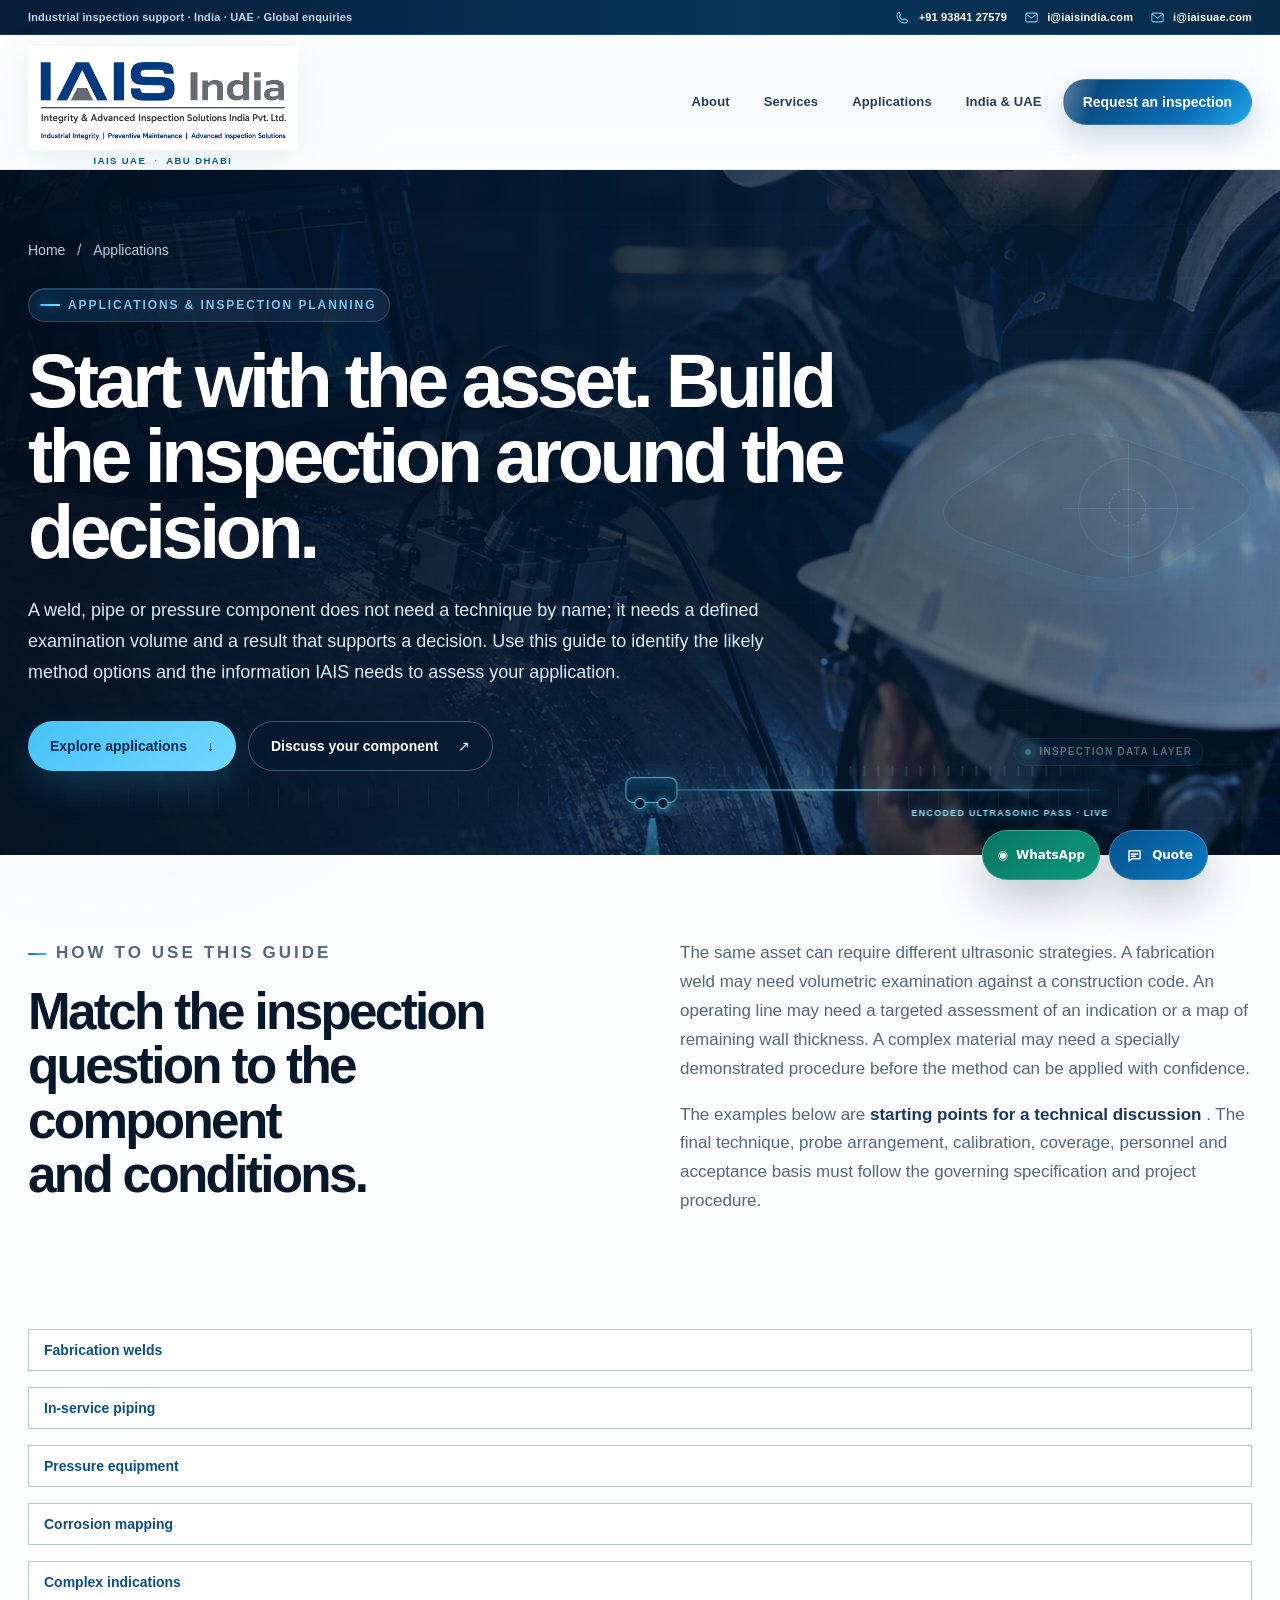
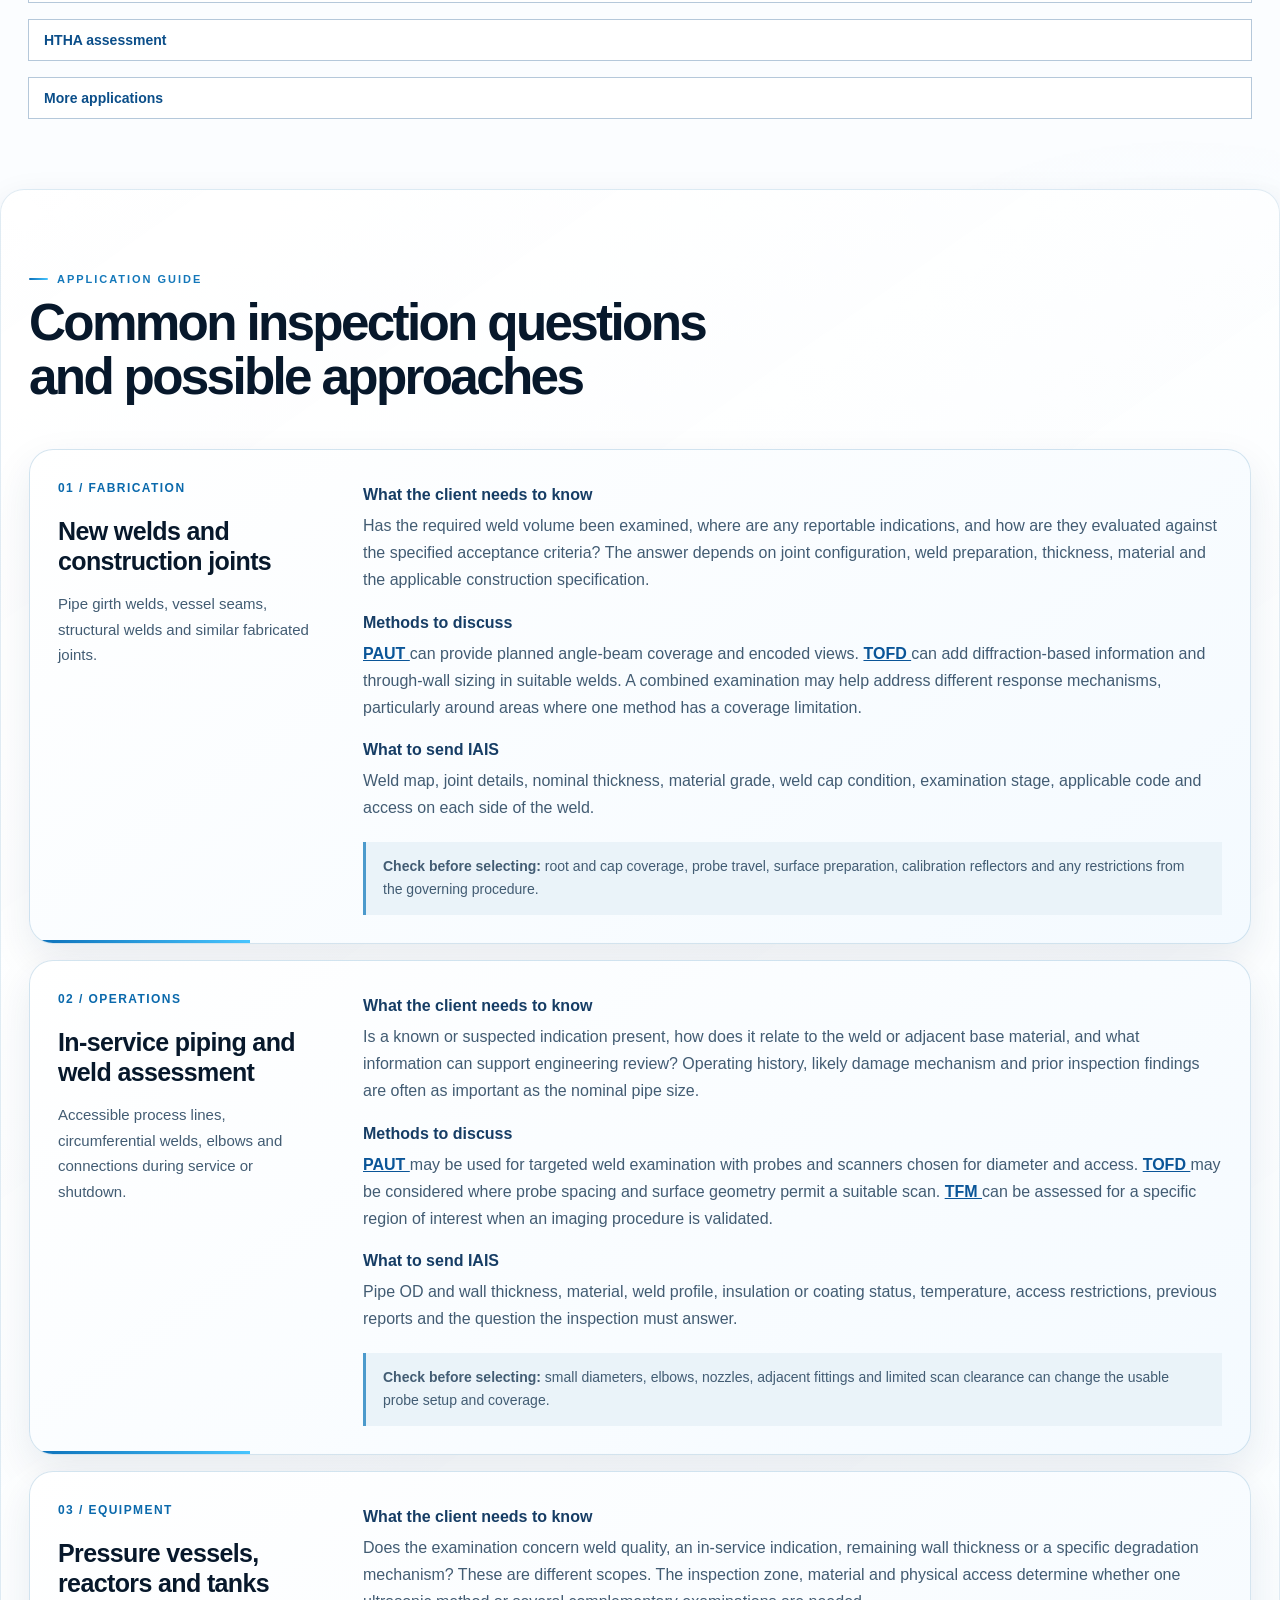
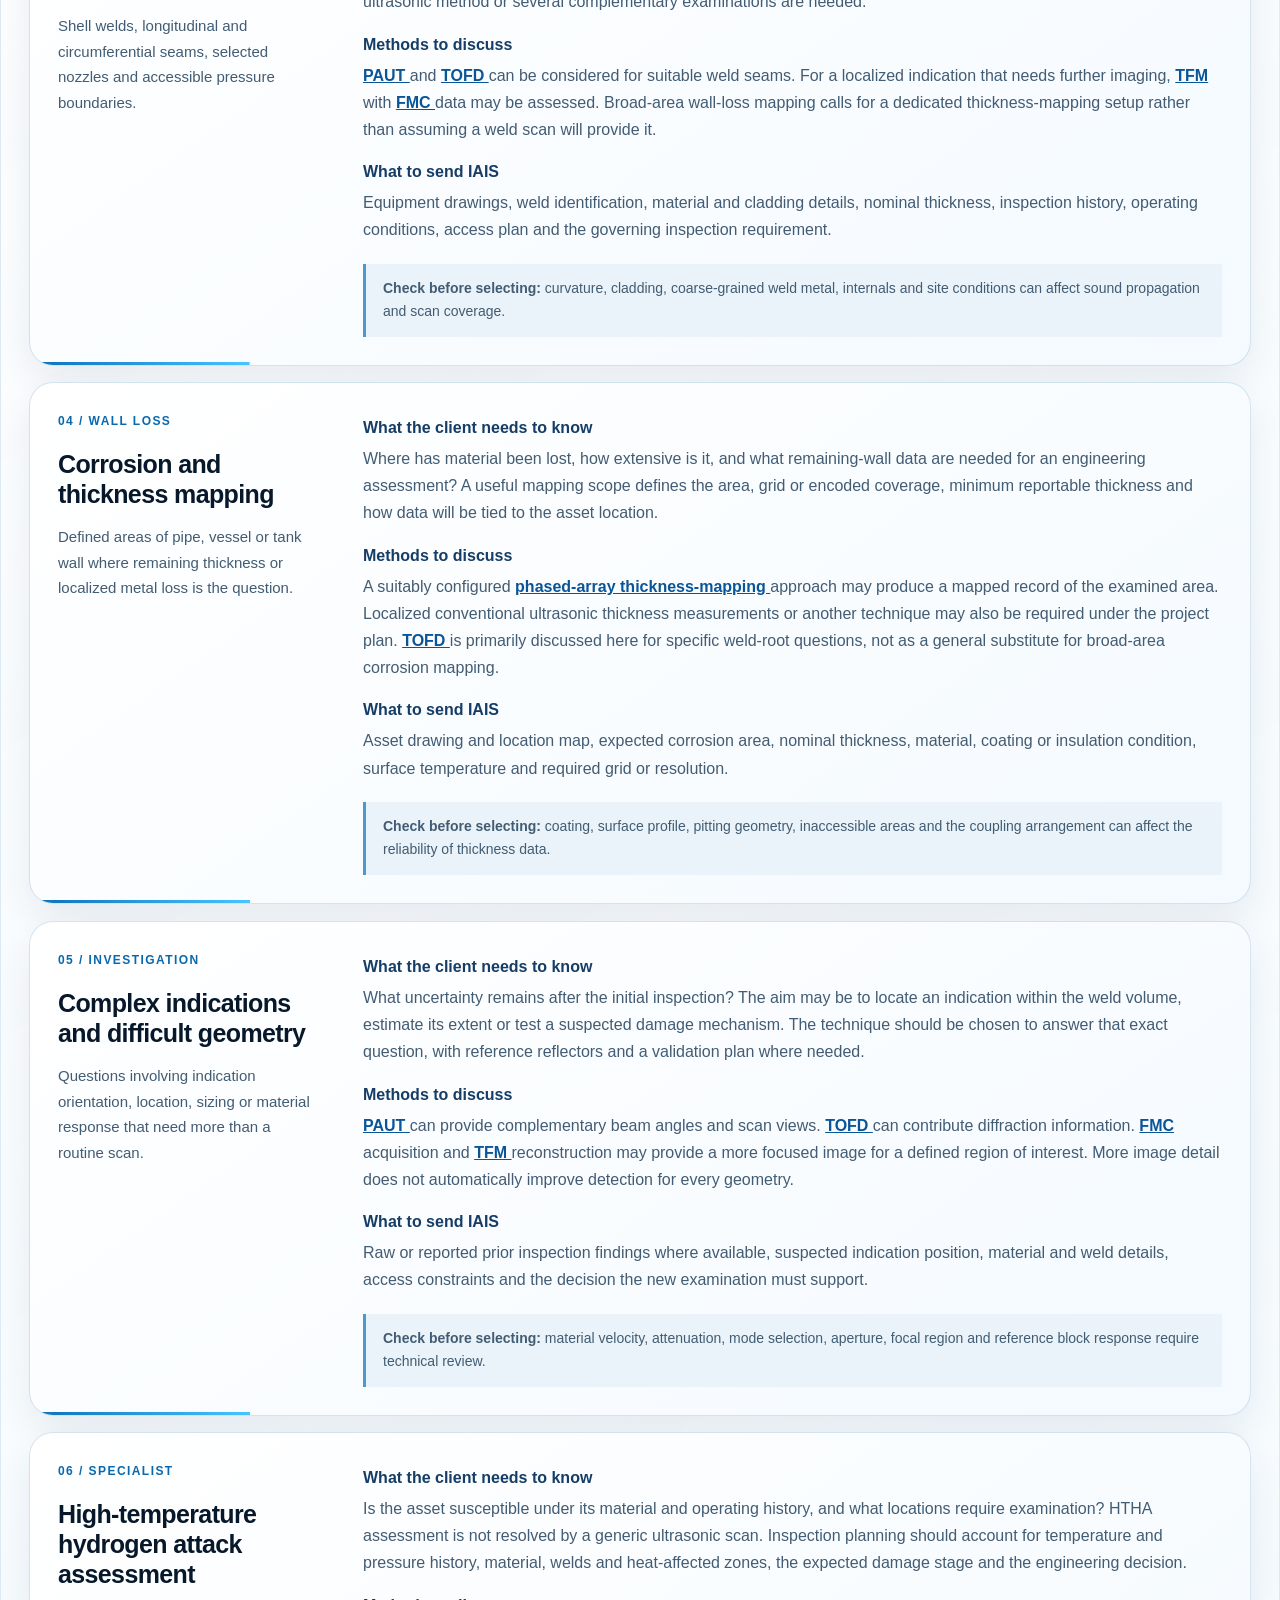
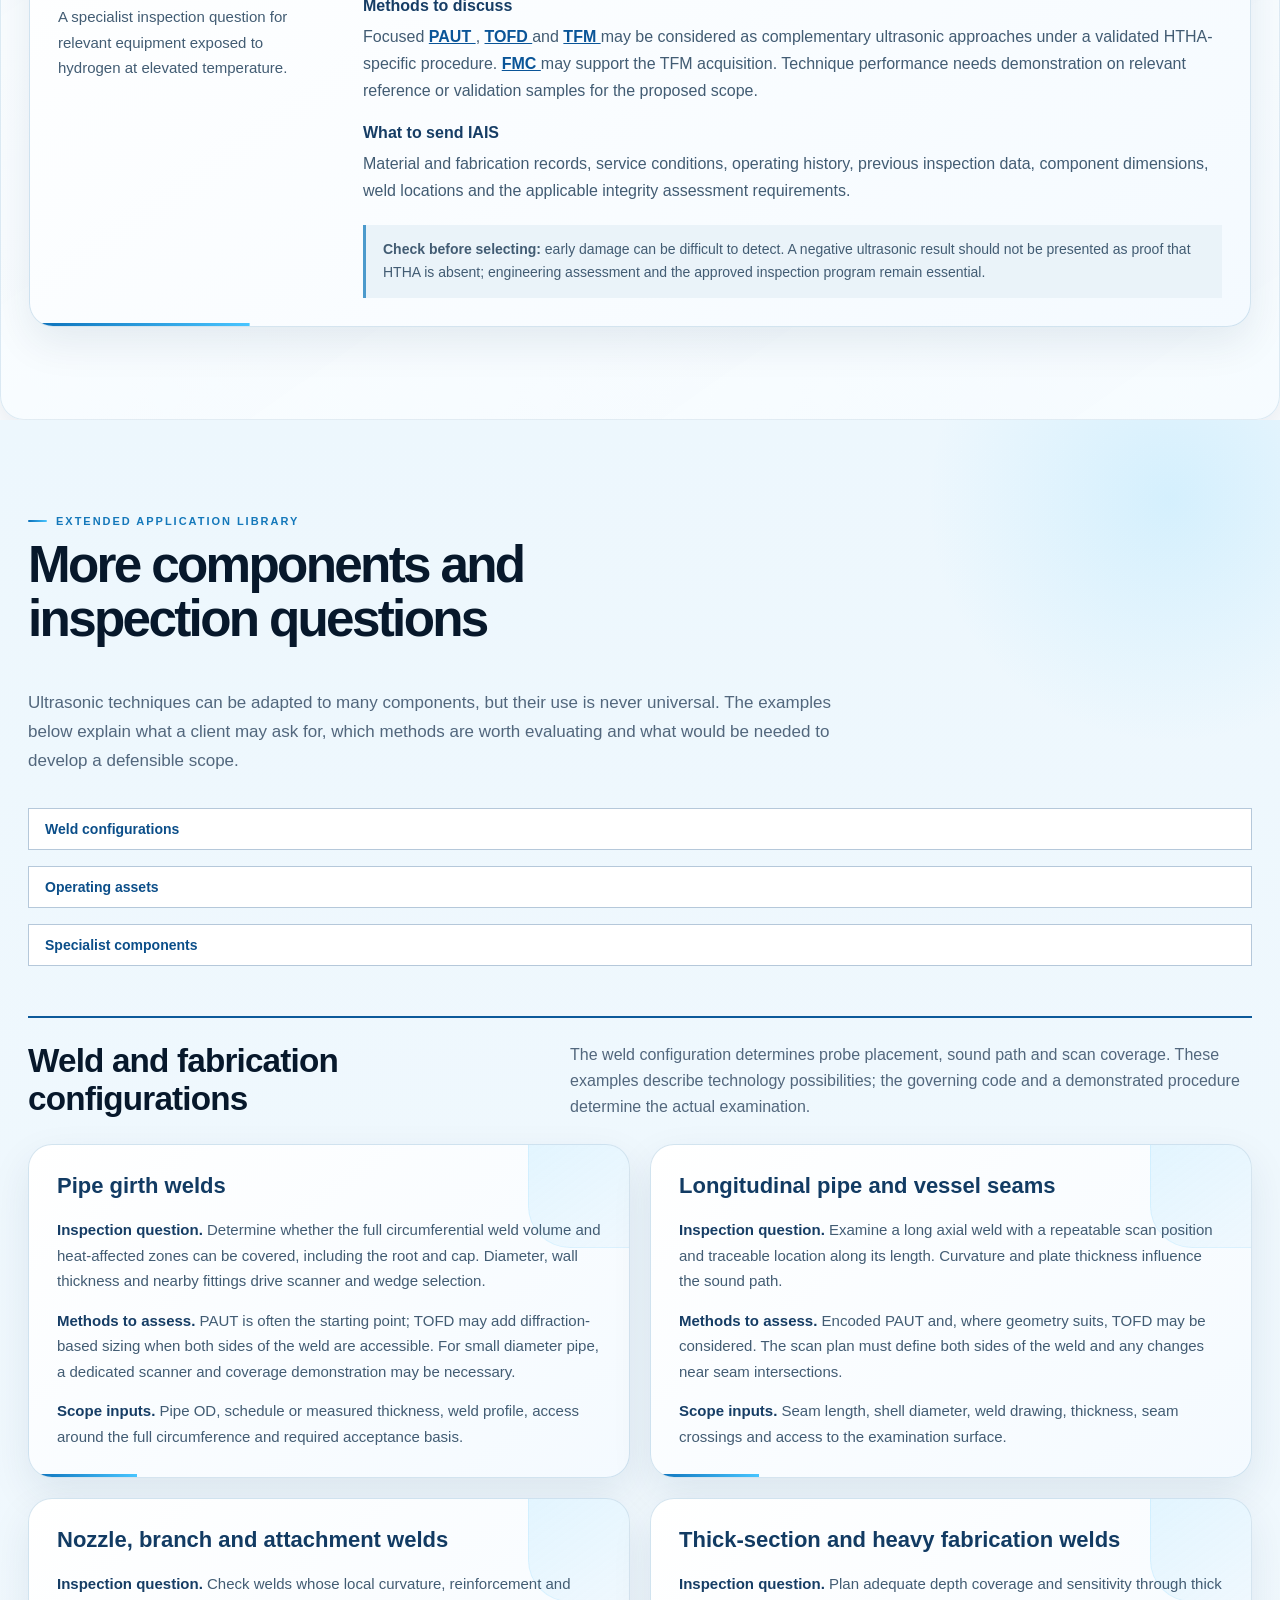
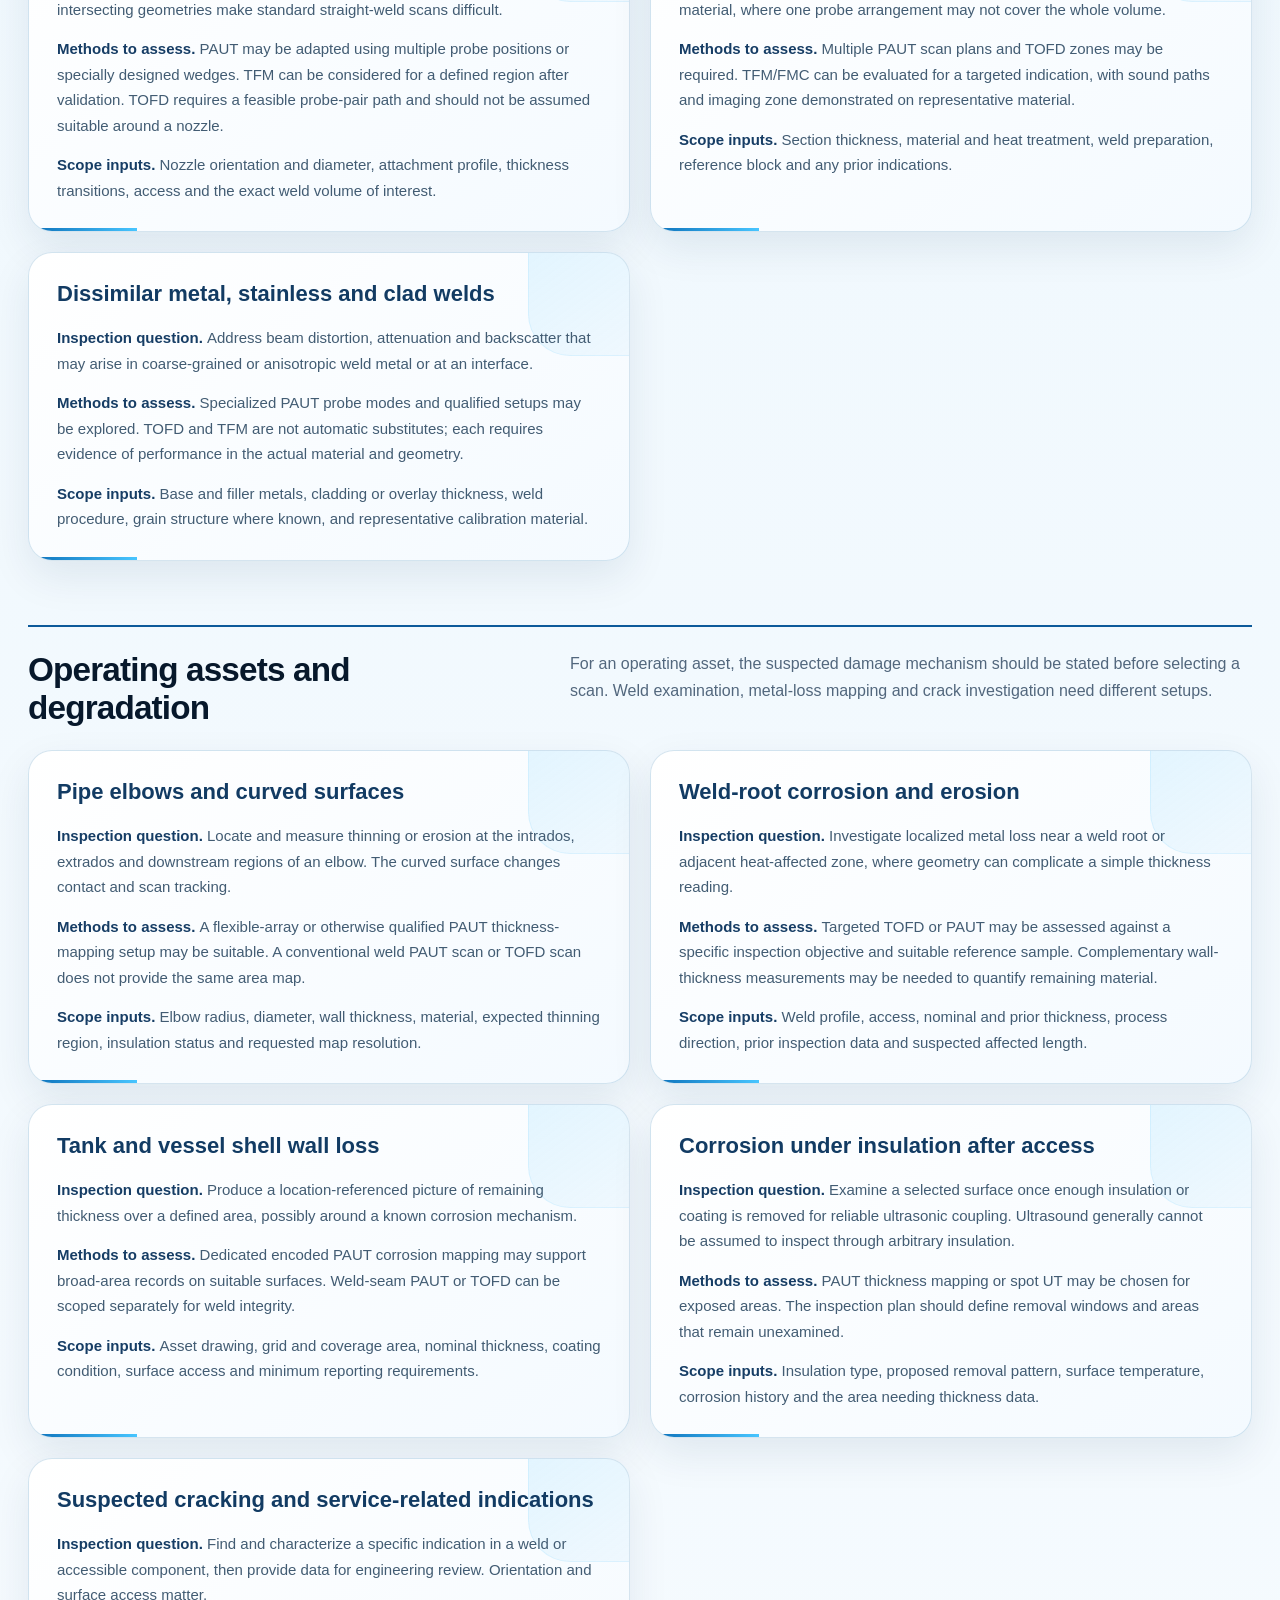
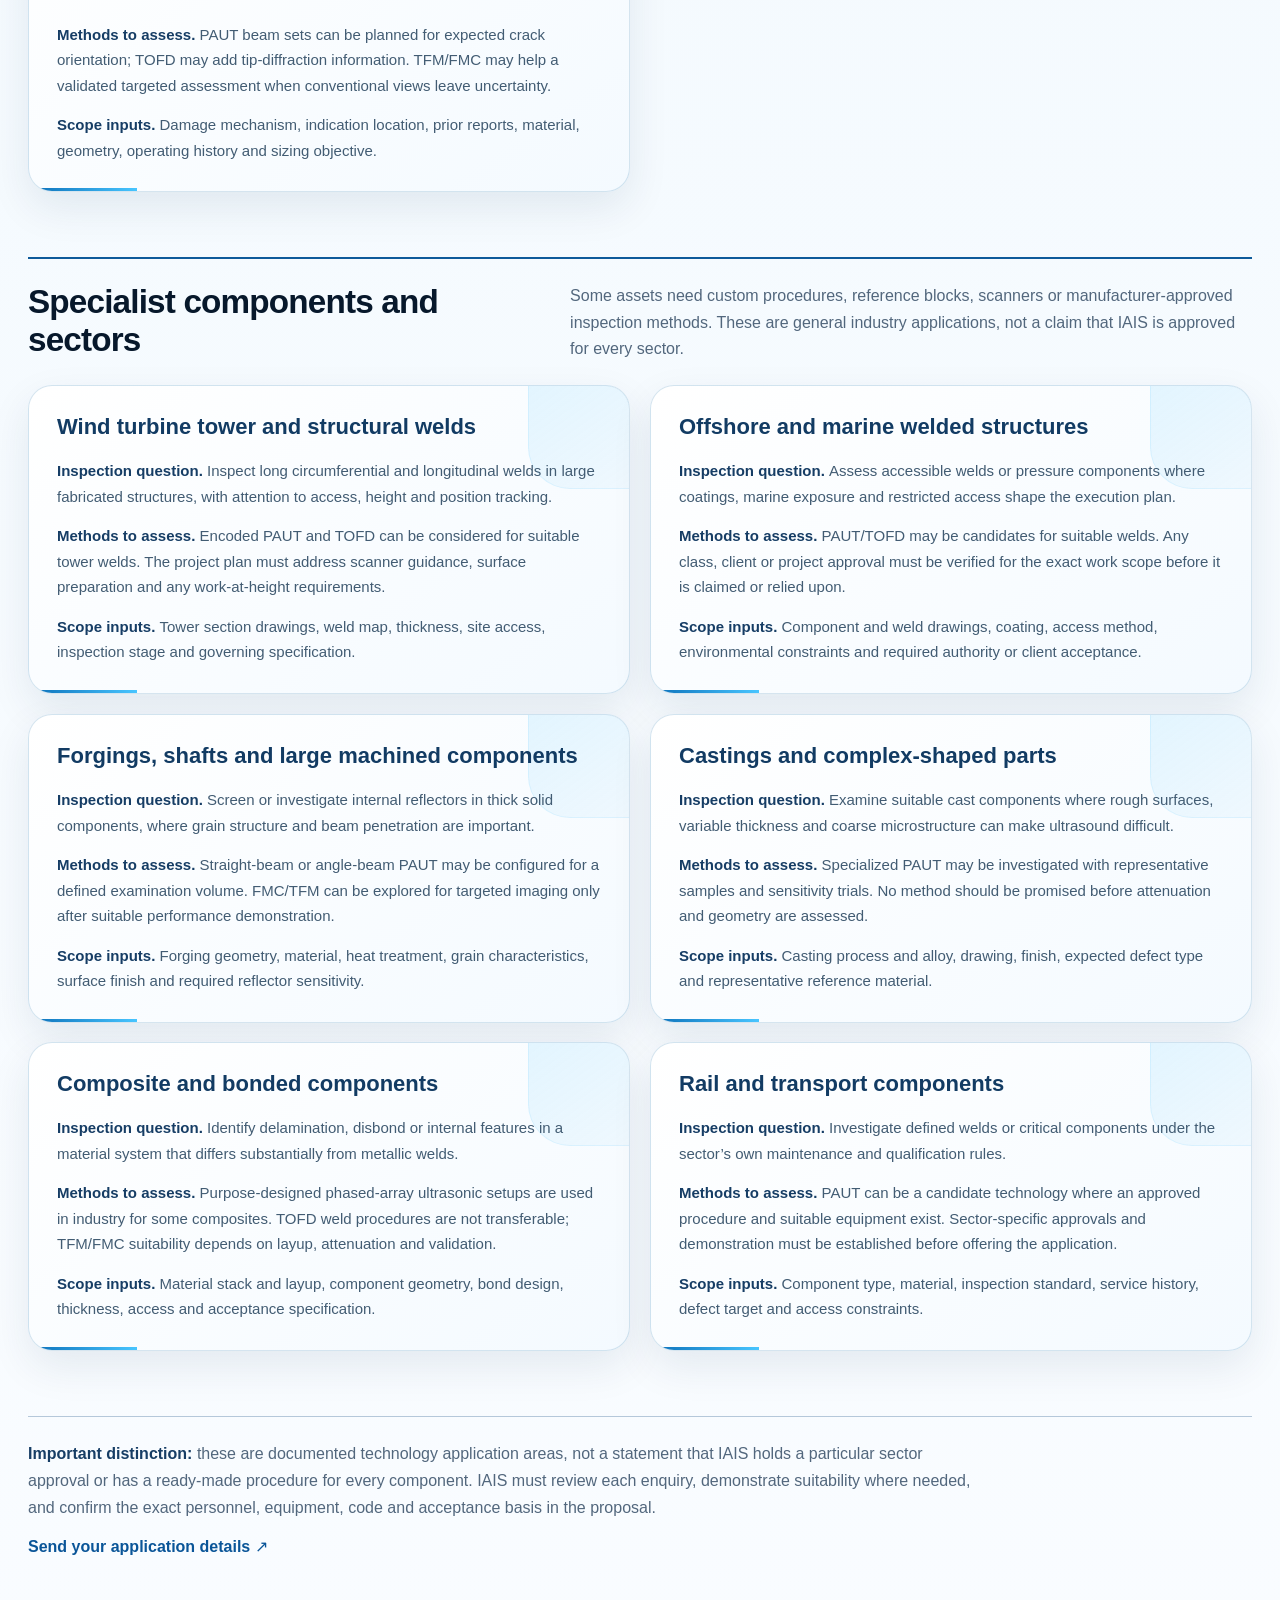
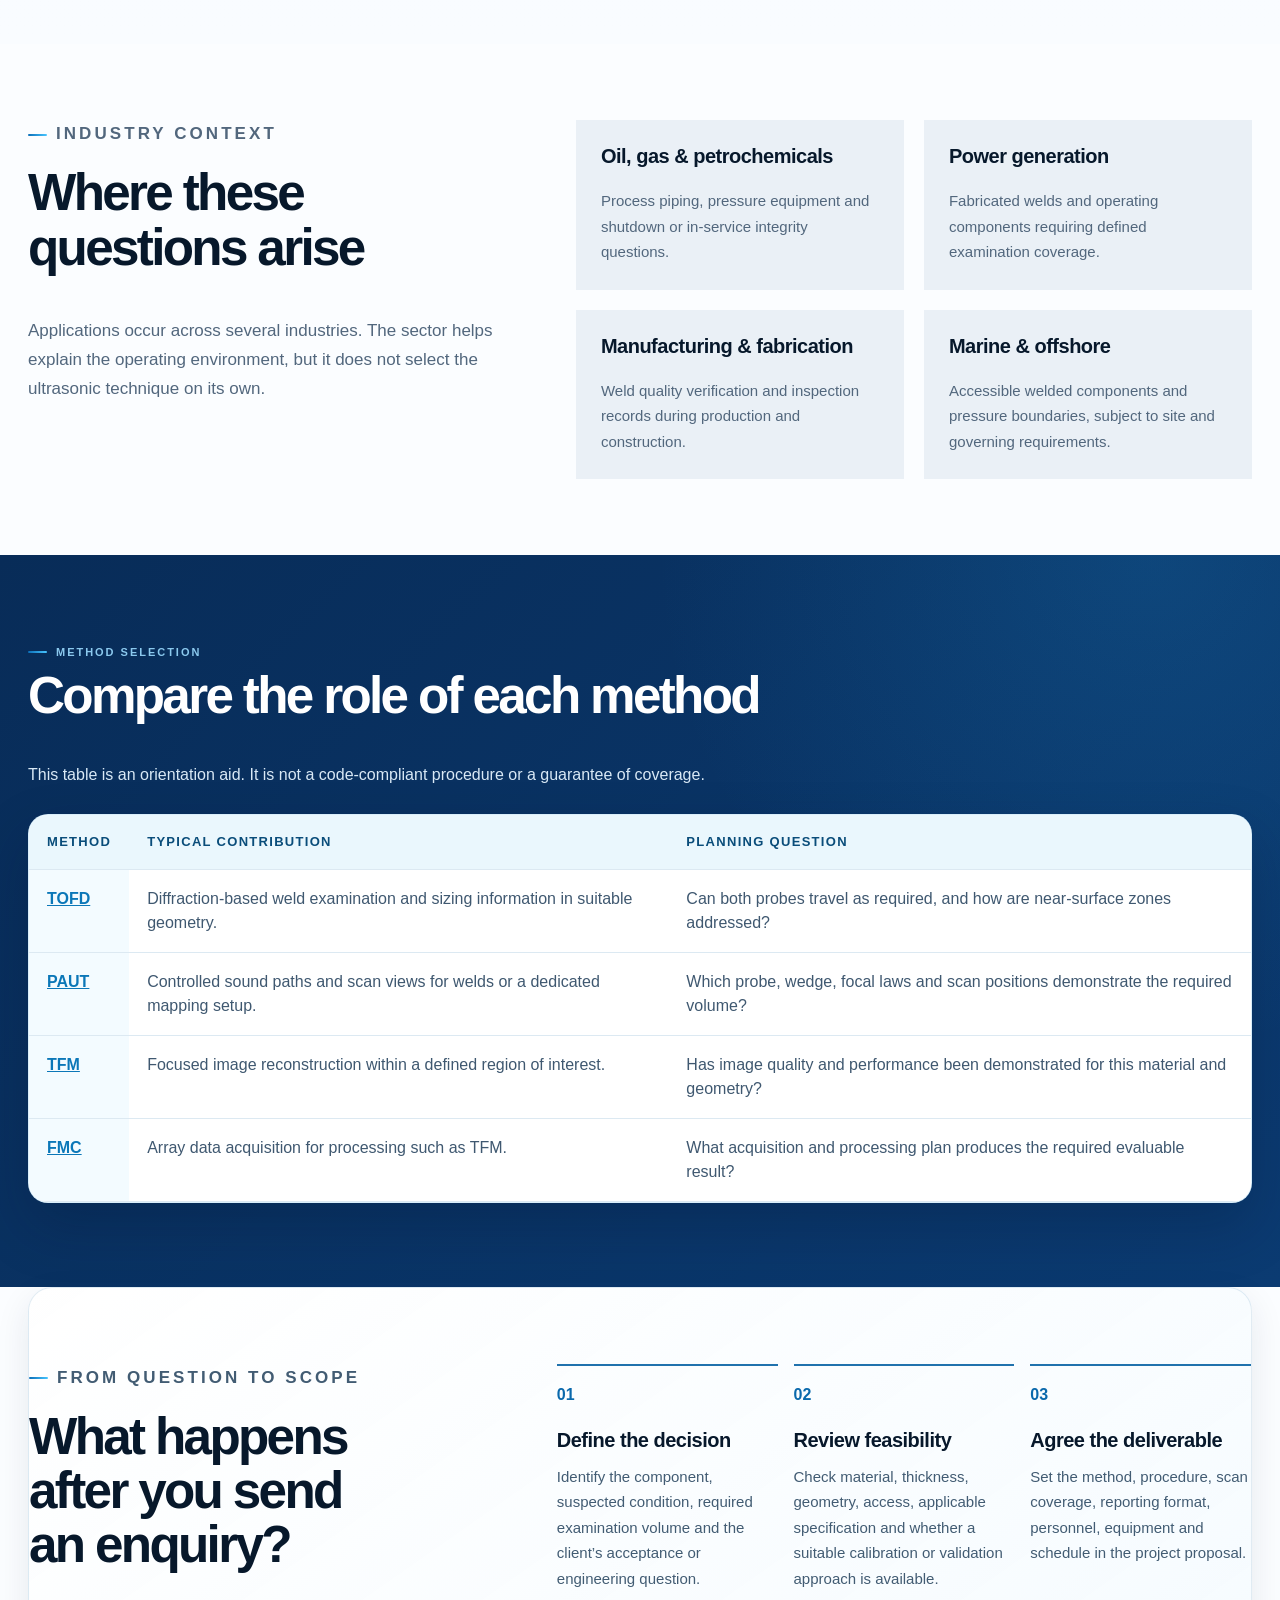
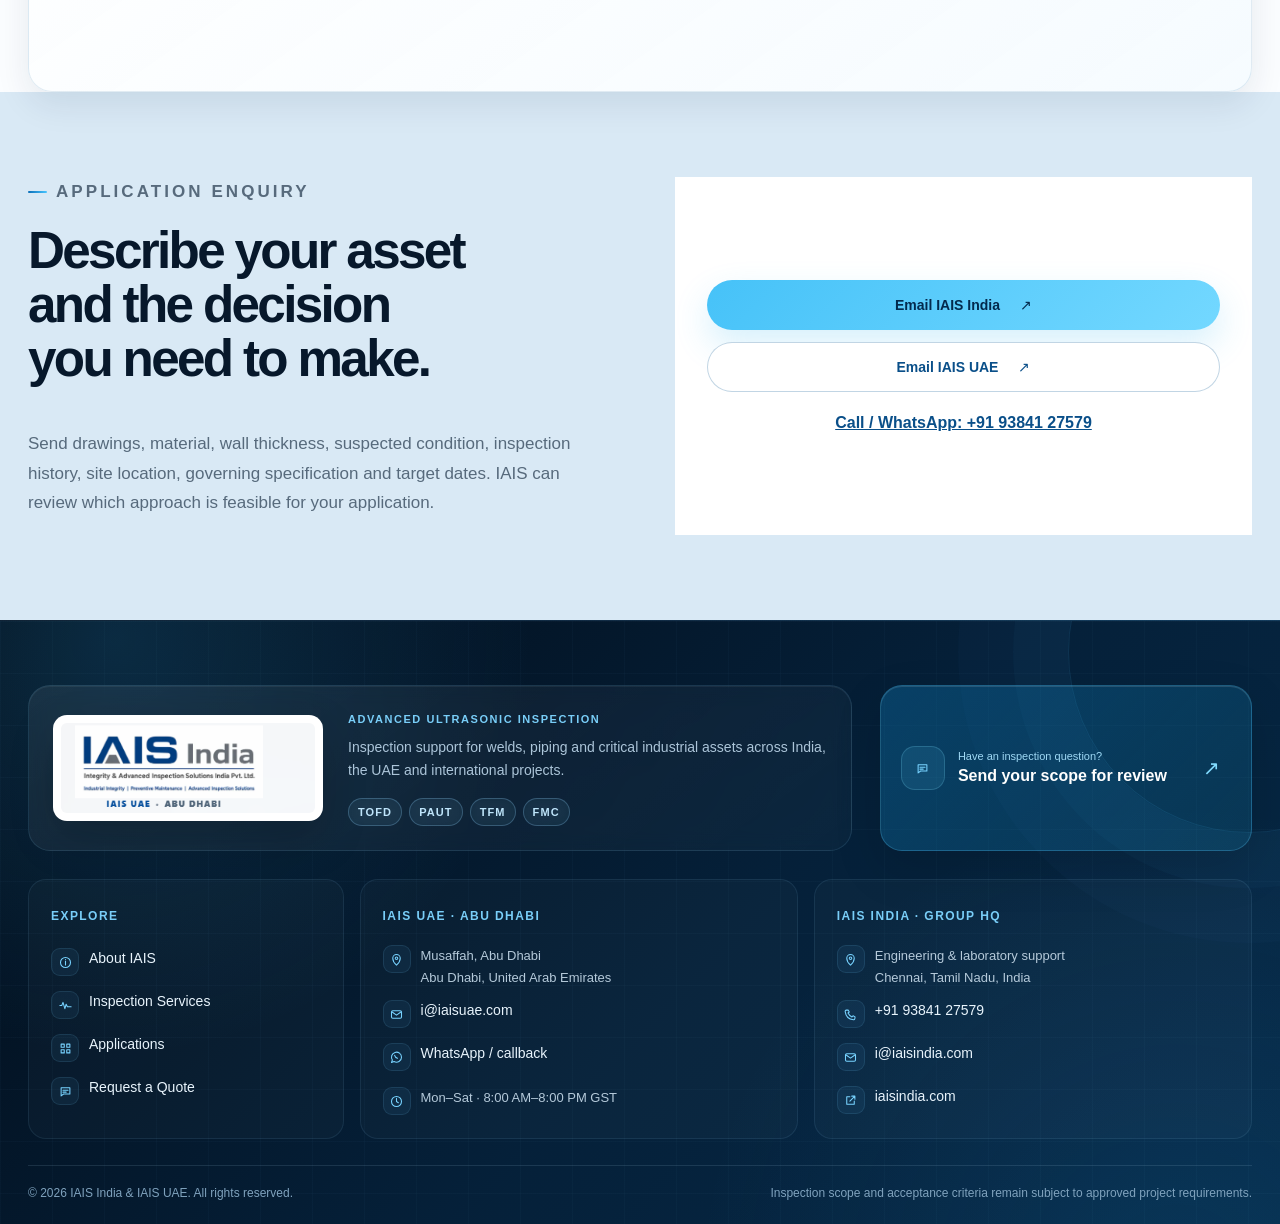
<file: applications.html>
<!DOCTYPE html>
<html lang="en">
 <head>
  <!-- ===== SEO + SOCIAL META: edit title/description/canonical here when page content changes ===== -->
  <meta charset="utf-8"/>
  <meta content="width=device-width,initial-scale=1" name="viewport"/>
  <title>
   Ultrasonic NDT Applications | TOFD, PAUT, TFM &amp; FMC
  </title>
  <meta content="Explore practical TOFD, PAUT, TFM and FMC applications for welds, piping, vessels, corrosion and industrial components, with IAIS inspection guidance." name="description"/>
  <link href="https://www.tofdinspectionservices.com/applications.html" rel="canonical"/>
  <meta content="website" property="og:type"/>
  <meta content="Ultrasonic NDT Applications | TOFD, PAUT, TFM &amp; FMC" property="og:title"/>
  <meta content="Explore practical TOFD, PAUT, TFM and FMC applications for welds, piping, vessels, corrosion and industrial components, with IAIS inspection guidance." property="og:description"/>
  <meta content="https://www.tofdinspectionservices.com/applications.html" property="og:url"/>
  <meta content="https://www.tofdinspectionservices.com/applications.html" name="twitter:url"/>
  <meta content="summary_large_image" name="twitter:card"/>
  <meta content="Ultrasonic NDT Applications | TOFD, PAUT, TFM &amp; FMC" name="twitter:title"/>
  <meta content="Explore practical TOFD, PAUT, TFM and FMC applications for welds, piping, vessels, corrosion and industrial components, with IAIS inspection guidance." name="twitter:description"/>
  <meta content="https://www.tofdinspectionservices.com/assets/images/tofd-pipe-weld-field-inspection-hero.webp" property="og:image"/>
  <meta content="1200" property="og:image:width"/>
  <meta content="630" property="og:image:height"/>
  <meta content="Industrial ultrasonic NDT applications across piping welds and critical components" property="og:image:alt"/>
  <meta content="https://www.tofdinspectionservices.com/assets/images/tofd-pipe-weld-field-inspection-hero.webp" name="twitter:image"/>
  <meta content="Industrial ultrasonic NDT applications across piping welds and critical components" name="twitter:image:alt"/>
  <meta content="#041426" name="theme-color"/>
  <link href="assets/css/style.css" rel="stylesheet"/>
  <script type="application/ld+json">
   {"@context":"https://schema.org","@graph":[{"@type":"WebPage","@id":"https://www.tofdinspectionservices.com/applications.html#webpage","url":"https://www.tofdinspectionservices.com/applications.html","name":"Industrial Applications for TOFD, PAUT, TFM and FMC","description":"Application guide for advanced ultrasonic inspection of welds, piping, pressure equipment, corrosion and complex indications.","isPartOf":{"@id":"https://www.tofdinspectionservices.com/#website"}},{"@type":"BreadcrumbList","itemListElement":[{"@type":"ListItem","position":1,"name":"Home","item":"https://www.tofdinspectionservices.com/"},{"@type":"ListItem","position":2,"name":"Applications","item":"https://www.tofdinspectionservices.com/applications.html"}]}]}
  </script>
  <meta content="TOFD inspection, PAUT inspection, TFM inspection, FMC inspection, ultrasonic testing, advanced ultrasonic testing, NDT services, non destructive testing, weld inspection, pipe weld inspection, industrial inspection, ultrasonic weld testing, encoded ultrasonic testing, phased array ultrasonic testing, time of flight diffraction, total focusing method, full matrix capture, weld quality inspection, pipeline inspection, piping inspection, pressure vessel inspection, fabrication inspection, in service inspection, asset integrity inspection, industrial NDT, NDT company, NDT UAE, NDT Abu Dhabi, NDT India, NDT Chennai, ultrasonic inspection UAE, ultrasonic inspection India, TOFD UAE, TOFD India, PAUT UAE, PAUT India, TFM UAE, TFM India, FMC UAE, FMC India, weld defect detection, weld flaw detection, ultrasonic imaging, NDT engineering, inspection services Abu Dhabi, inspection services Chennai, IAIS UAE, IAIS India, Integrity Advanced Inspection Solutions, advanced inspection services" name="keywords"/>
  <meta content="index, follow, max-image-preview:large, max-snippet:-1, max-video-preview:-1" name="robots"/>
  <meta content="index, follow, max-image-preview:large, max-snippet:-1, max-video-preview:-1" name="googlebot"/>
  <meta content="index, follow, max-image-preview:large, max-snippet:-1, max-video-preview:-1" name="bingbot"/>
  <meta content="Integrity &amp; Advanced Inspection Solutions (IAIS)" name="author"/>
  <meta content="telephone=yes" name="format-detection"/>
  <meta content="en_US" property="og:locale"/>
  <meta content="IAIS Advanced Ultrasonic Inspection" property="og:site_name"/>
  <link href="assets/images/favicon.jpg" rel="icon" type="image/jpeg"/>
  <link href="assets/images/favicon.ico" rel="icon" sizes="any"/>
  <link href="assets/images/favicon-32.png" rel="icon" sizes="32x32" type="image/png"/>
  <link href="assets/images/favicon-16.png" rel="icon" sizes="16x16" type="image/png"/>
  <link href="assets/images/apple-touch-icon.png" rel="apple-touch-icon"/>
  <meta content="light" name="color-scheme"/>
 </head>
 <body class="enhanced-ui page-applications">
  <!-- EDITOR NOTE: This is plain HTML. Search for ===== comments to find major sections quickly. -->
  <a class="skip" href="#main">
   Skip to content
  </a>
  <!-- ===== SITE HEADER / MAIN NAVIGATION ===== -->
  <header class="site-header">
   <div class="contact-ribbon">
    <div class="wrap contact-ribbon-inner">
     <span class="contact-ribbon-intro">
      Industrial inspection support &middot; India &middot; UAE &middot; Global enquiries
     </span>
     <div class="contact-ribbon-links">
      <a href="tel:+919384127579">
       <span aria-hidden="true" class="ribbon-icon">
        <svg viewbox="0 0 24 24">
         <path d="M6.6 3.5 9 8l-2 2c1.4 3 3 4.6 6 6l2-2 4.5 2.4c.5.3.7.9.5 1.4-.8 2-2.2 3.2-4 3.2C9.1 21 3 14.9 3 7.9c0-1.8 1.2-3.2 3.2-4 .5-.2 1.1 0 1.4.5Z">
         </path>
        </svg>
       </span>
       <span>
        +91 93841 27579
       </span>
      </a>
      <a href="mailto:i@iaisindia.com">
       <span aria-hidden="true" class="ribbon-icon">
        <svg viewbox="0 0 24 24">
         <rect height="14" rx="2" width="18" x="3" y="5">
         </rect>
         <path d="m4 7 8 6 8-6">
         </path>
        </svg>
       </span>
       <span>
        i@iaisindia.com
       </span>
      </a>
      <a href="mailto:i@iaisuae.com">
       <span aria-hidden="true" class="ribbon-icon">
        <svg viewbox="0 0 24 24">
         <rect height="14" rx="2" width="18" x="3" y="5">
         </rect>
         <path d="m4 7 8 6 8-6">
         </path>
        </svg>
       </span>
       <span>
        i@iaisuae.com
       </span>
      </a>
     </div>
    </div>
   </div>
   <div class="wrap header-inner">
    <a aria-label="IAIS India home" class="brand" href="index.html">
     <!-- Clear high-resolution IAIS India logo.
          Replace only this image file later if the logo changes. -->
     <img alt="IAIS India — Integrity & Advanced Inspection Solutions" class="brand-logo" height="780" src="assets/images/iais-india-logo-clear.png" width="2017"/>
     <!-- UAE office line stays as real HTML text so it remains sharp at every size. -->
     <span class="brand-uae-line">IAIS UAE <span aria-hidden="true">·</span> ABU DHABI</span>
    </a>
    <button aria-controls="site-nav" aria-expanded="false" class="menu-button">
     Menu
     <span aria-hidden="true">
      ☰
     </span>
    </button>
    <nav aria-label="Main navigation" id="site-nav">
     <a href="about.html">
      About
     </a>
     <a href="services.html">
      Services
     </a>
     <a aria-current="page" href="applications.html">
      Applications
     </a>
     <a href="index.html#locations">
      India &amp; UAE
     </a>
     <a class="nav-cta" href="contact.html">
      Request an inspection
     </a>
    </nav>
   </div>
  </header>
  <!-- ===== PAGE CONTENT START ===== -->
  <main id="main">
   <!-- ===== CONTENT SECTION 1: subhero application-hero ===== -->
   <section class="subhero application-hero">
    <div class="wrap">
     <nav aria-label="Breadcrumb" class="breadcrumb">
      <a href="index.html">
       Home
      </a>
      <span aria-hidden="true">
       /
      </span>
      <span>
       Applications
      </span>
     </nav>
     <p class="eyebrow">
      APPLICATIONS &amp; INSPECTION PLANNING
     </p>
     <h1>
      Start with the asset. Build the inspection around the decision.
     </h1>
     <p class="lead">
      A weld, pipe or pressure component does not need a technique by name; it needs a defined examination volume and a result that supports a decision. Use this guide to identify the likely method options and the information IAIS needs to assess your application.
     </p>
     <div class="actions">
      <a class="button primary" href="#application-guide">
       Explore applications
       <span aria-hidden="true">
        &darr;
       </span>
      </a>
      <a class="button secondary" href="#enquiry">
       Discuss your component
       <span aria-hidden="true">
        &nearrow;
       </span>
      </a>
     </div>
    </div>
   </section>
   <!-- ===== CONTENT SECTION 2: application-intro wrap ===== -->
   <section class="application-intro wrap">
    <div>
     <p class="section-kicker">
      HOW TO USE THIS GUIDE
     </p>
     <h2>
      Match the inspection question to the component and conditions.
     </h2>
    </div>
    <div>
     <p>
      The same asset can require different ultrasonic strategies. A fabrication weld may need volumetric examination against a construction code. An operating line may need a targeted assessment of an indication or a map of remaining wall thickness. A complex material may need a specially demonstrated procedure before the method can be applied with confidence.
     </p>
     <p>
      The examples below are
      <strong>
       starting points for a technical discussion
      </strong>
      . The final technique, probe arrangement, calibration, coverage, personnel and acceptance basis must follow the governing specification and project procedure.
     </p>
    </div>
   </section>
   <nav aria-label="Jump to application" class="application-index wrap">
    <a href="#fabrication-welds">
     Fabrication welds
    </a>
    <a href="#in-service-piping">
     In-service piping
    </a>
    <a href="#pressure-equipment">
     Pressure equipment
    </a>
    <a href="#corrosion-mapping">
     Corrosion mapping
    </a>
    <a href="#complex-indications">
     Complex indications
    </a>
    <a href="#htha">
     HTHA assessment
    </a>
    <a href="#more-applications">
     More applications
    </a>
   </nav>
   <!-- ===== CONTENT SECTION 3: application-guide ===== -->
   <section class="application-guide" id="application-guide">
    <div class="wrap">
     <p class="section-kicker">
      APPLICATION GUIDE
     </p>
     <h2>
      Common inspection questions and possible approaches
     </h2>
     <article class="application-case" id="fabrication-welds">
      <div class="case-label">
       <span>
        01 / FABRICATION
       </span>
       <h3>
        New welds and construction joints
       </h3>
       <p>
        Pipe girth welds, vessel seams, structural welds and similar fabricated joints.
       </p>
      </div>
      <div class="case-body">
       <h4>
        What the client needs to know
       </h4>
       <p>
        Has the required weld volume been examined, where are any reportable indications, and how are they evaluated against the specified acceptance criteria? The answer depends on joint configuration, weld preparation, thickness, material and the applicable construction specification.
       </p>
       <h4>
        Methods to discuss
       </h4>
       <p>
        <a href="paut.html">
         PAUT
        </a>
        can provide planned angle-beam coverage and encoded views.
        <a href="tofd.html">
         TOFD
        </a>
        can add diffraction-based information and through-wall sizing in suitable welds. A combined examination may help address different response mechanisms, particularly around areas where one method has a coverage limitation.
       </p>
       <h4>
        What to send IAIS
       </h4>
       <p>
        Weld map, joint details, nominal thickness, material grade, weld cap condition, examination stage, applicable code and access on each side of the weld.
       </p>
       <p class="case-caution">
        <strong>
         Check before selecting:
        </strong>
        root and cap coverage, probe travel, surface preparation, calibration reflectors and any restrictions from the governing procedure.
       </p>
      </div>
     </article>
     <article class="application-case" id="in-service-piping">
      <div class="case-label">
       <span>
        02 / OPERATIONS
       </span>
       <h3>
        In-service piping and weld assessment
       </h3>
       <p>
        Accessible process lines, circumferential welds, elbows and connections during service or shutdown.
       </p>
      </div>
      <div class="case-body">
       <h4>
        What the client needs to know
       </h4>
       <p>
        Is a known or suspected indication present, how does it relate to the weld or adjacent base material, and what information can support engineering review? Operating history, likely damage mechanism and prior inspection findings are often as important as the nominal pipe size.
       </p>
       <h4>
        Methods to discuss
       </h4>
       <p>
        <a href="paut.html">
         PAUT
        </a>
        may be used for targeted weld examination with probes and scanners chosen for diameter and access.
        <a href="tofd.html">
         TOFD
        </a>
        may be considered where probe spacing and surface geometry permit a suitable scan.
        <a href="tfm.html">
         TFM
        </a>
        can be assessed for a specific region of interest when an imaging procedure is validated.
       </p>
       <h4>
        What to send IAIS
       </h4>
       <p>
        Pipe OD and wall thickness, material, weld profile, insulation or coating status, temperature, access restrictions, previous reports and the question the inspection must answer.
       </p>
       <p class="case-caution">
        <strong>
         Check before selecting:
        </strong>
        small diameters, elbows, nozzles, adjacent fittings and limited scan clearance can change the usable probe setup and coverage.
       </p>
      </div>
     </article>
     <article class="application-case" id="pressure-equipment">
      <div class="case-label">
       <span>
        03 / EQUIPMENT
       </span>
       <h3>
        Pressure vessels, reactors and tanks
       </h3>
       <p>
        Shell welds, longitudinal and circumferential seams, selected nozzles and accessible pressure boundaries.
       </p>
      </div>
      <div class="case-body">
       <h4>
        What the client needs to know
       </h4>
       <p>
        Does the examination concern weld quality, an in-service indication, remaining wall thickness or a specific degradation mechanism? These are different scopes. The inspection zone, material and physical access determine whether one ultrasonic method or several complementary examinations are needed.
       </p>
       <h4>
        Methods to discuss
       </h4>
       <p>
        <a href="paut.html">
         PAUT
        </a>
        and
        <a href="tofd.html">
         TOFD
        </a>
        can be considered for suitable weld seams. For a localized indication that needs further imaging,
        <a href="tfm.html">
         TFM
        </a>
        with
        <a href="fmc.html">
         FMC
        </a>
        data may be assessed. Broad-area wall-loss mapping calls for a dedicated thickness-mapping setup rather than assuming a weld scan will provide it.
       </p>
       <h4>
        What to send IAIS
       </h4>
       <p>
        Equipment drawings, weld identification, material and cladding details, nominal thickness, inspection history, operating conditions, access plan and the governing inspection requirement.
       </p>
       <p class="case-caution">
        <strong>
         Check before selecting:
        </strong>
        curvature, cladding, coarse-grained weld metal, internals and site conditions can affect sound propagation and scan coverage.
       </p>
      </div>
     </article>
     <article class="application-case" id="corrosion-mapping">
      <div class="case-label">
       <span>
        04 / WALL LOSS
       </span>
       <h3>
        Corrosion and thickness mapping
       </h3>
       <p>
        Defined areas of pipe, vessel or tank wall where remaining thickness or localized metal loss is the question.
       </p>
      </div>
      <div class="case-body">
       <h4>
        What the client needs to know
       </h4>
       <p>
        Where has material been lost, how extensive is it, and what remaining-wall data are needed for an engineering assessment? A useful mapping scope defines the area, grid or encoded coverage, minimum reportable thickness and how data will be tied to the asset location.
       </p>
       <h4>
        Methods to discuss
       </h4>
       <p>
        A suitably configured
        <a href="paut.html">
         phased-array thickness-mapping
        </a>
        approach may produce a mapped record of the examined area. Localized conventional ultrasonic thickness measurements or another technique may also be required under the project plan.
        <a href="tofd.html">
         TOFD
        </a>
        is primarily discussed here for specific weld-root questions, not as a general substitute for broad-area corrosion mapping.
       </p>
       <h4>
        What to send IAIS
       </h4>
       <p>
        Asset drawing and location map, expected corrosion area, nominal thickness, material, coating or insulation condition, surface temperature and required grid or resolution.
       </p>
       <p class="case-caution">
        <strong>
         Check before selecting:
        </strong>
        coating, surface profile, pitting geometry, inaccessible areas and the coupling arrangement can affect the reliability of thickness data.
       </p>
      </div>
     </article>
     <article class="application-case" id="complex-indications">
      <div class="case-label">
       <span>
        05 / INVESTIGATION
       </span>
       <h3>
        Complex indications and difficult geometry
       </h3>
       <p>
        Questions involving indication orientation, location, sizing or material response that need more than a routine scan.
       </p>
      </div>
      <div class="case-body">
       <h4>
        What the client needs to know
       </h4>
       <p>
        What uncertainty remains after the initial inspection? The aim may be to locate an indication within the weld volume, estimate its extent or test a suspected damage mechanism. The technique should be chosen to answer that exact question, with reference reflectors and a validation plan where needed.
       </p>
       <h4>
        Methods to discuss
       </h4>
       <p>
        <a href="paut.html">
         PAUT
        </a>
        can provide complementary beam angles and scan views.
        <a href="tofd.html">
         TOFD
        </a>
        can contribute diffraction information.
        <a href="fmc.html">
         FMC
        </a>
        acquisition and
        <a href="tfm.html">
         TFM
        </a>
        reconstruction may provide a more focused image for a defined region of interest. More image detail does not automatically improve detection for every geometry.
       </p>
       <h4>
        What to send IAIS
       </h4>
       <p>
        Raw or reported prior inspection findings where available, suspected indication position, material and weld details, access constraints and the decision the new examination must support.
       </p>
       <p class="case-caution">
        <strong>
         Check before selecting:
        </strong>
        material velocity, attenuation, mode selection, aperture, focal region and reference block response require technical review.
       </p>
      </div>
     </article>
     <article class="application-case" id="htha">
      <div class="case-label">
       <span>
        06 / SPECIALIST
       </span>
       <h3>
        High-temperature hydrogen attack assessment
       </h3>
       <p>
        A specialist inspection question for relevant equipment exposed to hydrogen at elevated temperature.
       </p>
      </div>
      <div class="case-body">
       <h4>
        What the client needs to know
       </h4>
       <p>
        Is the asset susceptible under its material and operating history, and what locations require examination? HTHA assessment is not resolved by a generic ultrasonic scan. Inspection planning should account for temperature and pressure history, material, welds and heat-affected zones, the expected damage stage and the engineering decision.
       </p>
       <h4>
        Methods to discuss
       </h4>
       <p>
        Focused
        <a href="paut.html">
         PAUT
        </a>
        ,
        <a href="tofd.html">
         TOFD
        </a>
        and
        <a href="tfm.html">
         TFM
        </a>
        may be considered as complementary ultrasonic approaches under a validated HTHA-specific procedure.
        <a href="fmc.html">
         FMC
        </a>
        may support the TFM acquisition. Technique performance needs demonstration on relevant reference or validation samples for the proposed scope.
       </p>
       <h4>
        What to send IAIS
       </h4>
       <p>
        Material and fabrication records, service conditions, operating history, previous inspection data, component dimensions, weld locations and the applicable integrity assessment requirements.
       </p>
       <p class="case-caution">
        <strong>
         Check before selecting:
        </strong>
        early damage can be difficult to detect. A negative ultrasonic result should not be presented as proof that HTHA is absent; engineering assessment and the approved inspection program remain essential.
       </p>
      </div>
     </article>
    </div>
   </section>
   <!-- ===== CONTENT SECTION 4: more-applications ===== -->
   <section class="expanded-applications" id="more-applications">
    <div class="wrap">
     <p class="section-kicker">
      EXTENDED APPLICATION LIBRARY
     </p>
     <h2>
      More components and inspection questions
     </h2>
     <p class="expanded-intro">
      Ultrasonic techniques can be adapted to many components, but their use is never universal. The examples below explain what a client may ask for, which methods are worth evaluating and what would be needed to develop a defensible scope.
     </p>
     <nav aria-label="More application categories" class="expanded-index">
      <a href="#weld-configurations">
       Weld configurations
      </a>
      <a href="#operating-assets">
       Operating assets
      </a>
      <a href="#specialist-components">
       Specialist components
      </a>
     </nav>
    </div>
    <div class="expanded-group wrap" id="weld-configurations">
     <div class="expanded-group-head">
      <h3>
       Weld and fabrication configurations
      </h3>
      <p>
       The weld configuration determines probe placement, sound path and scan coverage. These examples describe technology possibilities; the governing code and a demonstrated procedure determine the actual examination.
      </p>
     </div>
     <div class="expanded-grid">
      <article class="expanded-card">
       <h4>
        Pipe girth welds
       </h4>
       <p>
        <strong>
         Inspection question.
        </strong>
        Determine whether the full circumferential weld volume and heat-affected zones can be covered, including the root and cap. Diameter, wall thickness and nearby fittings drive scanner and wedge selection.
       </p>
       <p>
        <strong>
         Methods to assess.
        </strong>
        PAUT is often the starting point; TOFD may add diffraction-based sizing when both sides of the weld are accessible. For small diameter pipe, a dedicated scanner and coverage demonstration may be necessary.
       </p>
       <p>
        <strong>
         Scope inputs.
        </strong>
        Pipe OD, schedule or measured thickness, weld profile, access around the full circumference and required acceptance basis.
       </p>
      </article>
      <article class="expanded-card">
       <h4>
        Longitudinal pipe and vessel seams
       </h4>
       <p>
        <strong>
         Inspection question.
        </strong>
        Examine a long axial weld with a repeatable scan position and traceable location along its length. Curvature and plate thickness influence the sound path.
       </p>
       <p>
        <strong>
         Methods to assess.
        </strong>
        Encoded PAUT and, where geometry suits, TOFD may be considered. The scan plan must define both sides of the weld and any changes near seam intersections.
       </p>
       <p>
        <strong>
         Scope inputs.
        </strong>
        Seam length, shell diameter, weld drawing, thickness, seam crossings and access to the examination surface.
       </p>
      </article>
      <article class="expanded-card">
       <h4>
        Nozzle, branch and attachment welds
       </h4>
       <p>
        <strong>
         Inspection question.
        </strong>
        Check welds whose local curvature, reinforcement and intersecting geometries make standard straight-weld scans difficult.
       </p>
       <p>
        <strong>
         Methods to assess.
        </strong>
        PAUT may be adapted using multiple probe positions or specially designed wedges. TFM can be considered for a defined region after validation. TOFD requires a feasible probe-pair path and should not be assumed suitable around a nozzle.
       </p>
       <p>
        <strong>
         Scope inputs.
        </strong>
        Nozzle orientation and diameter, attachment profile, thickness transitions, access and the exact weld volume of interest.
       </p>
      </article>
      <article class="expanded-card">
       <h4>
        Thick-section and heavy fabrication welds
       </h4>
       <p>
        <strong>
         Inspection question.
        </strong>
        Plan adequate depth coverage and sensitivity through thick material, where one probe arrangement may not cover the whole volume.
       </p>
       <p>
        <strong>
         Methods to assess.
        </strong>
        Multiple PAUT scan plans and TOFD zones may be required. TFM/FMC can be evaluated for a targeted indication, with sound paths and imaging zone demonstrated on representative material.
       </p>
       <p>
        <strong>
         Scope inputs.
        </strong>
        Section thickness, material and heat treatment, weld preparation, reference block and any prior indications.
       </p>
      </article>
      <article class="expanded-card">
       <h4>
        Dissimilar metal, stainless and clad welds
       </h4>
       <p>
        <strong>
         Inspection question.
        </strong>
        Address beam distortion, attenuation and backscatter that may arise in coarse-grained or anisotropic weld metal or at an interface.
       </p>
       <p>
        <strong>
         Methods to assess.
        </strong>
        Specialized PAUT probe modes and qualified setups may be explored. TOFD and TFM are not automatic substitutes; each requires evidence of performance in the actual material and geometry.
       </p>
       <p>
        <strong>
         Scope inputs.
        </strong>
        Base and filler metals, cladding or overlay thickness, weld procedure, grain structure where known, and representative calibration material.
       </p>
      </article>
     </div>
    </div>
    <div class="expanded-group wrap" id="operating-assets">
     <div class="expanded-group-head">
      <h3>
       Operating assets and degradation
      </h3>
      <p>
       For an operating asset, the suspected damage mechanism should be stated before selecting a scan. Weld examination, metal-loss mapping and crack investigation need different setups.
      </p>
     </div>
     <div class="expanded-grid">
      <article class="expanded-card">
       <h4>
        Pipe elbows and curved surfaces
       </h4>
       <p>
        <strong>
         Inspection question.
        </strong>
        Locate and measure thinning or erosion at the intrados, extrados and downstream regions of an elbow. The curved surface changes contact and scan tracking.
       </p>
       <p>
        <strong>
         Methods to assess.
        </strong>
        A flexible-array or otherwise qualified PAUT thickness-mapping setup may be suitable. A conventional weld PAUT scan or TOFD scan does not provide the same area map.
       </p>
       <p>
        <strong>
         Scope inputs.
        </strong>
        Elbow radius, diameter, wall thickness, material, expected thinning region, insulation status and requested map resolution.
       </p>
      </article>
      <article class="expanded-card">
       <h4>
        Weld-root corrosion and erosion
       </h4>
       <p>
        <strong>
         Inspection question.
        </strong>
        Investigate localized metal loss near a weld root or adjacent heat-affected zone, where geometry can complicate a simple thickness reading.
       </p>
       <p>
        <strong>
         Methods to assess.
        </strong>
        Targeted TOFD or PAUT may be assessed against a specific inspection objective and suitable reference sample. Complementary wall-thickness measurements may be needed to quantify remaining material.
       </p>
       <p>
        <strong>
         Scope inputs.
        </strong>
        Weld profile, access, nominal and prior thickness, process direction, prior inspection data and suspected affected length.
       </p>
      </article>
      <article class="expanded-card">
       <h4>
        Tank and vessel shell wall loss
       </h4>
       <p>
        <strong>
         Inspection question.
        </strong>
        Produce a location-referenced picture of remaining thickness over a defined area, possibly around a known corrosion mechanism.
       </p>
       <p>
        <strong>
         Methods to assess.
        </strong>
        Dedicated encoded PAUT corrosion mapping may support broad-area records on suitable surfaces. Weld-seam PAUT or TOFD can be scoped separately for weld integrity.
       </p>
       <p>
        <strong>
         Scope inputs.
        </strong>
        Asset drawing, grid and coverage area, nominal thickness, coating condition, surface access and minimum reporting requirements.
       </p>
      </article>
      <article class="expanded-card">
       <h4>
        Corrosion under insulation after access
       </h4>
       <p>
        <strong>
         Inspection question.
        </strong>
        Examine a selected surface once enough insulation or coating is removed for reliable ultrasonic coupling. Ultrasound generally cannot be assumed to inspect through arbitrary insulation.
       </p>
       <p>
        <strong>
         Methods to assess.
        </strong>
        PAUT thickness mapping or spot UT may be chosen for exposed areas. The inspection plan should define removal windows and areas that remain unexamined.
       </p>
       <p>
        <strong>
         Scope inputs.
        </strong>
        Insulation type, proposed removal pattern, surface temperature, corrosion history and the area needing thickness data.
       </p>
      </article>
      <article class="expanded-card">
       <h4>
        Suspected cracking and service-related indications
       </h4>
       <p>
        <strong>
         Inspection question.
        </strong>
        Find and characterize a specific indication in a weld or accessible component, then provide data for engineering review. Orientation and surface access matter.
       </p>
       <p>
        <strong>
         Methods to assess.
        </strong>
        PAUT beam sets can be planned for expected crack orientation; TOFD may add tip-diffraction information. TFM/FMC may help a validated targeted assessment when conventional views leave uncertainty.
       </p>
       <p>
        <strong>
         Scope inputs.
        </strong>
        Damage mechanism, indication location, prior reports, material, geometry, operating history and sizing objective.
       </p>
      </article>
     </div>
    </div>
    <div class="expanded-group wrap" id="specialist-components">
     <div class="expanded-group-head">
      <h3>
       Specialist components and sectors
      </h3>
      <p>
       Some assets need custom procedures, reference blocks, scanners or manufacturer-approved inspection methods. These are general industry applications, not a claim that IAIS is approved for every sector.
      </p>
     </div>
     <div class="expanded-grid">
      <article class="expanded-card">
       <h4>
        Wind turbine tower and structural welds
       </h4>
       <p>
        <strong>
         Inspection question.
        </strong>
        Inspect long circumferential and longitudinal welds in large fabricated structures, with attention to access, height and position tracking.
       </p>
       <p>
        <strong>
         Methods to assess.
        </strong>
        Encoded PAUT and TOFD can be considered for suitable tower welds. The project plan must address scanner guidance, surface preparation and any work-at-height requirements.
       </p>
       <p>
        <strong>
         Scope inputs.
        </strong>
        Tower section drawings, weld map, thickness, site access, inspection stage and governing specification.
       </p>
      </article>
      <article class="expanded-card">
       <h4>
        Offshore and marine welded structures
       </h4>
       <p>
        <strong>
         Inspection question.
        </strong>
        Assess accessible welds or pressure components where coatings, marine exposure and restricted access shape the execution plan.
       </p>
       <p>
        <strong>
         Methods to assess.
        </strong>
        PAUT/TOFD may be candidates for suitable welds. Any class, client or project approval must be verified for the exact work scope before it is claimed or relied upon.
       </p>
       <p>
        <strong>
         Scope inputs.
        </strong>
        Component and weld drawings, coating, access method, environmental constraints and required authority or client acceptance.
       </p>
      </article>
      <article class="expanded-card">
       <h4>
        Forgings, shafts and large machined components
       </h4>
       <p>
        <strong>
         Inspection question.
        </strong>
        Screen or investigate internal reflectors in thick solid components, where grain structure and beam penetration are important.
       </p>
       <p>
        <strong>
         Methods to assess.
        </strong>
        Straight-beam or angle-beam PAUT may be configured for a defined examination volume. FMC/TFM can be explored for targeted imaging only after suitable performance demonstration.
       </p>
       <p>
        <strong>
         Scope inputs.
        </strong>
        Forging geometry, material, heat treatment, grain characteristics, surface finish and required reflector sensitivity.
       </p>
      </article>
      <article class="expanded-card">
       <h4>
        Castings and complex-shaped parts
       </h4>
       <p>
        <strong>
         Inspection question.
        </strong>
        Examine suitable cast components where rough surfaces, variable thickness and coarse microstructure can make ultrasound difficult.
       </p>
       <p>
        <strong>
         Methods to assess.
        </strong>
        Specialized PAUT may be investigated with representative samples and sensitivity trials. No method should be promised before attenuation and geometry are assessed.
       </p>
       <p>
        <strong>
         Scope inputs.
        </strong>
        Casting process and alloy, drawing, finish, expected defect type and representative reference material.
       </p>
      </article>
      <article class="expanded-card">
       <h4>
        Composite and bonded components
       </h4>
       <p>
        <strong>
         Inspection question.
        </strong>
        Identify delamination, disbond or internal features in a material system that differs substantially from metallic welds.
       </p>
       <p>
        <strong>
         Methods to assess.
        </strong>
        Purpose-designed phased-array ultrasonic setups are used in industry for some composites. TOFD weld procedures are not transferable; TFM/FMC suitability depends on layup, attenuation and validation.
       </p>
       <p>
        <strong>
         Scope inputs.
        </strong>
        Material stack and layup, component geometry, bond design, thickness, access and acceptance specification.
       </p>
      </article>
      <article class="expanded-card">
       <h4>
        Rail and transport components
       </h4>
       <p>
        <strong>
         Inspection question.
        </strong>
        Investigate defined welds or critical components under the sector&rsquo;s own maintenance and qualification rules.
       </p>
       <p>
        <strong>
         Methods to assess.
        </strong>
        PAUT can be a candidate technology where an approved procedure and suitable equipment exist. Sector-specific approvals and demonstration must be established before offering the application.
       </p>
       <p>
        <strong>
         Scope inputs.
        </strong>
        Component type, material, inspection standard, service history, defect target and access constraints.
       </p>
      </article>
     </div>
    </div>
    <div class="wrap expanded-end">
     <p>
      <strong>
       Important distinction:
      </strong>
      these are documented technology application areas, not a statement that IAIS holds a particular sector approval or has a ready-made procedure for every component. IAIS must review each enquiry, demonstrate suitability where needed, and confirm the exact personnel, equipment, code and acceptance basis in the proposal.
     </p>
     <a class="text-link" href="#enquiry">
      Send your application details &nearrow;
     </a>
    </div>
   </section>
   <!-- ===== CONTENT SECTION 5: application-sectors wrap ===== -->
   <section class="application-sectors wrap">
    <div>
     <p class="section-kicker">
      INDUSTRY CONTEXT
     </p>
     <h2>
      Where these questions arise
     </h2>
     <p>
      Applications occur across several industries. The sector helps explain the operating environment, but it does not select the ultrasonic technique on its own.
     </p>
    </div>
    <div class="sector-grid">
     <article>
      <h3>
       Oil, gas &amp; petrochemicals
      </h3>
      <p>
       Process piping, pressure equipment and shutdown or in-service integrity questions.
      </p>
     </article>
     <article>
      <h3>
       Power generation
      </h3>
      <p>
       Fabricated welds and operating components requiring defined examination coverage.
      </p>
     </article>
     <article>
      <h3>
       Manufacturing &amp; fabrication
      </h3>
      <p>
       Weld quality verification and inspection records during production and construction.
      </p>
     </article>
     <article>
      <h3>
       Marine &amp; offshore
      </h3>
      <p>
       Accessible welded components and pressure boundaries, subject to site and governing requirements.
      </p>
     </article>
    </div>
   </section>
   <!-- ===== CONTENT SECTION 6: application-selection ===== -->
   <section class="application-selection">
    <div class="wrap">
     <p class="section-kicker">
      METHOD SELECTION
     </p>
     <h2>
      Compare the role of each method
     </h2>
     <p class="table-intro">
      This table is an orientation aid. It is not a code-compliant procedure or a guarantee of coverage.
     </p>
     <div class="table-scroll">
      <table>
       <thead>
        <tr>
         <th scope="col">
          Method
         </th>
         <th scope="col">
          Typical contribution
         </th>
         <th scope="col">
          Planning question
         </th>
        </tr>
       </thead>
       <tbody>
        <tr>
         <th scope="row">
          <a href="tofd.html">
           TOFD
          </a>
         </th>
         <td>
          Diffraction-based weld examination and sizing information in suitable geometry.
         </td>
         <td>
          Can both probes travel as required, and how are near-surface zones addressed?
         </td>
        </tr>
        <tr>
         <th scope="row">
          <a href="paut.html">
           PAUT
          </a>
         </th>
         <td>
          Controlled sound paths and scan views for welds or a dedicated mapping setup.
         </td>
         <td>
          Which probe, wedge, focal laws and scan positions demonstrate the required volume?
         </td>
        </tr>
        <tr>
         <th scope="row">
          <a href="tfm.html">
           TFM
          </a>
         </th>
         <td>
          Focused image reconstruction within a defined region of interest.
         </td>
         <td>
          Has image quality and performance been demonstrated for this material and geometry?
         </td>
        </tr>
        <tr>
         <th scope="row">
          <a href="fmc.html">
           FMC
          </a>
         </th>
         <td>
          Array data acquisition for processing such as TFM.
         </td>
         <td>
          What acquisition and processing plan produces the required evaluable result?
         </td>
        </tr>
       </tbody>
      </table>
     </div>
    </div>
   </section>
   <!-- ===== CONTENT SECTION 7: application-next wrap ===== -->
   <section class="application-next wrap">
    <div>
     <p class="section-kicker">
      FROM QUESTION TO SCOPE
     </p>
     <h2>
      What happens after you send an enquiry?
     </h2>
    </div>
    <div class="next-steps">
     <article>
      <b>
       01
      </b>
      <h3>
       Define the decision
      </h3>
      <p>
       Identify the component, suspected condition, required examination volume and the client&rsquo;s acceptance or engineering question.
      </p>
     </article>
     <article>
      <b>
       02
      </b>
      <h3>
       Review feasibility
      </h3>
      <p>
       Check material, thickness, geometry, access, applicable specification and whether a suitable calibration or validation approach is available.
      </p>
     </article>
     <article>
      <b>
       03
      </b>
      <h3>
       Agree the deliverable
      </h3>
      <p>
       Set the method, procedure, scan coverage, reporting format, personnel, equipment and schedule in the project proposal.
      </p>
     </article>
    </div>
   </section>
   <!-- ===== CONTENT SECTION 8: enquiry ===== -->
   <section class="enquiry" id="enquiry">
    <div class="wrap enquiry-grid">
     <div>
      <p class="section-kicker">
       APPLICATION ENQUIRY
      </p>
      <h2>
       Describe your asset and the decision you need to make.
      </h2>
      <p>
       Send drawings, material, wall thickness, suspected condition, inspection history, site location, governing specification and target dates. IAIS can review which approach is feasible for your application.
      </p>
     </div>
     <div class="contact-panel">
      <a class="button primary" href="mailto:i@iaisindia.com?subject=Advanced%20UT%20application%20enquiry">
       Email IAIS India
       <span aria-hidden="true">
        &nearrow;
       </span>
      </a>
      <a class="button outline" href="mailto:i@iaisuae.com?subject=Advanced%20UT%20application%20enquiry">
       Email IAIS UAE
       <span aria-hidden="true">
        &nearrow;
       </span>
      </a>
      <a class="phone" href="tel:+919384127579">
       Call / WhatsApp: +91 93841 27579
      </a>
     </div>
    </div>
   </section>
  </main>
  <!-- ===== FOOTER / CONTACT DETAILS ===== -->
  <footer class="site-footer">
   <div class="wrap footer-top">
    <div class="footer-brand-block">
     <a aria-label="IAIS advanced inspection home" class="footer-logo-link" href="index.html">
      <img alt="IAIS India and IAIS UAE Abu Dhabi" class="footer-logo" height="116" loading="lazy" src="assets/images/iais-uae-footer-brand.png" width="327"/>
     </a>
     <div class="footer-brand-copy">
      <p class="footer-overline">
       ADVANCED ULTRASONIC INSPECTION
      </p>
      <p>
       Inspection support for welds, piping and critical industrial assets across India, the UAE and international projects.
      </p>
      <div class="footer-badges">
       <span>
        TOFD
       </span>
       <span>
        PAUT
       </span>
       <span>
        TFM
       </span>
       <span>
        FMC
       </span>
      </div>
     </div>
    </div>
    <a class="footer-scope-cta" href="contact.html">
     <span aria-hidden="true" class="footer-icon">
      <svg viewbox="0 0 24 24">
       <path d="M5 6h14v10H9l-4 3V6Z">
       </path>
       <path d="M8 10h8M8 13h5">
       </path>
      </svg>
     </span>
     <span>
      <small>
       Have an inspection question?
      </small>
      <strong>
       Send your scope for review
      </strong>
     </span>
     <b aria-hidden="true">
      &nearrow;
     </b>
    </a>
   </div>
   <div class="wrap premium-footer-grid">
    <div class="footer-col footer-nav-panel">
     <span class="footer-title">
      Explore
     </span>
     <a href="about.html">
      <span aria-hidden="true" class="footer-icon">
       <svg viewbox="0 0 24 24">
        <circle cx="12" cy="12" r="8">
        </circle>
        <path d="M12 10v6M12 7.3v.2">
        </path>
       </svg>
      </span>
      <span>
       About IAIS
      </span>
     </a>
     <a href="services.html">
      <span aria-hidden="true" class="footer-icon">
       <svg viewbox="0 0 24 24">
        <path d="M3 12h3l2-5 3 10 2-7 2 4h6">
        </path>
       </svg>
      </span>
      <span>
       Inspection Services
      </span>
     </a>
     <a href="applications.html">
      <span aria-hidden="true" class="footer-icon">
       <svg viewbox="0 0 24 24">
        <path d="M5 5h5v5H5zM14 5h5v5h-5zM5 14h5v5H5zM14 14h5v5h-5z">
        </path>
       </svg>
      </span>
      <span>
       Applications
      </span>
     </a>
     <a href="contact.html">
      <span aria-hidden="true" class="footer-icon">
       <svg viewbox="0 0 24 24">
        <path d="M5 6h14v10H9l-4 3V6Z">
        </path>
        <path d="M8 10h8M8 13h5">
        </path>
       </svg>
      </span>
      <span>
       Request a Quote
      </span>
     </a>
    </div>
    <div class="footer-col footer-office-card">
     <span class="footer-title">
      IAIS UAE &middot; Abu Dhabi
     </span>
     <p class="footer-detail">
      <span aria-hidden="true" class="footer-icon">
       <svg viewbox="0 0 24 24">
        <path d="M12 21s6-5.4 6-11a6 6 0 1 0-12 0c0 5.6 6 11 6 11Z">
        </path>
        <circle cx="12" cy="10" r="2">
        </circle>
       </svg>
      </span>
      <span>
       Musaffah, Abu Dhabi
       <br/>
       Abu Dhabi, United Arab Emirates
      </span>
     </p>
     <a href="mailto:i@iaisuae.com">
      <span aria-hidden="true" class="footer-icon">
       <svg viewbox="0 0 24 24">
        <rect height="12" rx="2" width="16" x="4" y="6">
        </rect>
        <path d="m5 8 7 5 7-5">
        </path>
       </svg>
      </span>
      <span>
       i@iaisuae.com
      </span>
     </a>
     <a href="https://wa.me/919384127579" rel="noopener noreferrer" target="_blank">
      <span aria-hidden="true" class="footer-icon">
       <svg viewbox="0 0 24 24">
        <path d="M20 11.5a8 8 0 0 1-11.9 7L4 20l1.4-4A8 8 0 1 1 20 11.5Z">
        </path>
        <path d="M9 8.5c.6 2.4 2.2 4 4.6 4.7">
        </path>
       </svg>
      </span>
      <span>
       WhatsApp / callback
      </span>
     </a>
     <p class="footer-detail footer-hours">
      <span aria-hidden="true" class="footer-icon">
       <svg viewbox="0 0 24 24">
        <circle cx="12" cy="12" r="8">
        </circle>
        <path d="M12 7v5l3 2">
        </path>
       </svg>
      </span>
      <span>
       Mon&ndash;Sat &middot; 8:00 AM&ndash;8:00 PM GST
      </span>
     </p>
    </div>
    <div class="footer-col footer-office-card">
     <span class="footer-title">
      IAIS India &middot; Group HQ
     </span>
     <p class="footer-detail">
      <span aria-hidden="true" class="footer-icon">
       <svg viewbox="0 0 24 24">
        <path d="M12 21s6-5.4 6-11a6 6 0 1 0-12 0c0 5.6 6 11 6 11Z">
        </path>
        <circle cx="12" cy="10" r="2">
        </circle>
       </svg>
      </span>
      <span>
       Engineering &amp; laboratory support
       <br/>
       Chennai, Tamil Nadu, India
      </span>
     </p>
     <a href="tel:+919384127579">
      <span aria-hidden="true" class="footer-icon">
       <svg viewbox="0 0 24 24">
        <path d="M8.2 4.7 10 8l-2 1.6a14 14 0 0 0 6.4 6.4L16 14l3.3 1.8-.4 3a2 2 0 0 1-2.2 1.7C9.6 19.6 4.4 14.4 3.5 7.3A2 2 0 0 1 5.2 5l3-.3Z">
        </path>
       </svg>
      </span>
      <span>
       +91 93841 27579
      </span>
     </a>
     <a href="mailto:i@iaisindia.com">
      <span aria-hidden="true" class="footer-icon">
       <svg viewbox="0 0 24 24">
        <rect height="12" rx="2" width="16" x="4" y="6">
        </rect>
        <path d="m5 8 7 5 7-5">
        </path>
       </svg>
      </span>
      <span>
       i@iaisindia.com
      </span>
     </a>
     <a href="https://iaisindia.com/" rel="noopener noreferrer" target="_blank">
      <span aria-hidden="true" class="footer-icon">
       <svg viewbox="0 0 24 24">
        <path d="M14 5h5v5M19 5l-8 8">
        </path>
        <path d="M18 13v5H6V6h5">
        </path>
       </svg>
      </span>
      <span>
       iaisindia.com
      </span>
     </a>
    </div>
   </div>
   <div class="wrap footer-bottom">
    <span>
     &copy;
     <span id="year">
      2026
     </span>
     IAIS India &amp; IAIS UAE. All rights reserved.
    </span>
    <span>
     Inspection scope and acceptance criteria remain subject to approved project requirements.
    </span>
   </div>
  </footer>
  <!-- ===== JAVASCRIPT: menu, animations, 3D tilt, form behavior ===== -->
  <script defer="" src="assets/js/site.js">
  </script>
  <div aria-label="Quick contact actions" class="floating-actions">
   <a aria-label="Chat with IAIS on WhatsApp" class="float-action whatsapp" href="https://wa.me/919384127579" rel="noopener noreferrer" target="_blank">
    <span aria-hidden="true">
     ◉
    </span>
    <b>
     WhatsApp
    </b>
   </a>
   <a aria-label="Request an inspection quote" class="float-action quote" href="contact.html">
    <span aria-hidden="true" class="inline-icon">
     <svg viewbox="0 0 24 24">
      <path d="M5 6h14v10H9l-4 3V6Z">
      </path>
      <path d="M8 10h8M8 13h5">
      </path>
     </svg>
    </span>
    <b>
     Quote
    </b>
   </a>
   <button aria-label="Back to top" class="float-action top" type="button">
    <span aria-hidden="true" class="inline-icon">
     <svg viewbox="0 0 24 24">
      <path d="m7 13 5-5 5 5M12 8v10">
      </path>
     </svg>
    </span>
   </button>
  </div>
 </body>
</html>
</file>
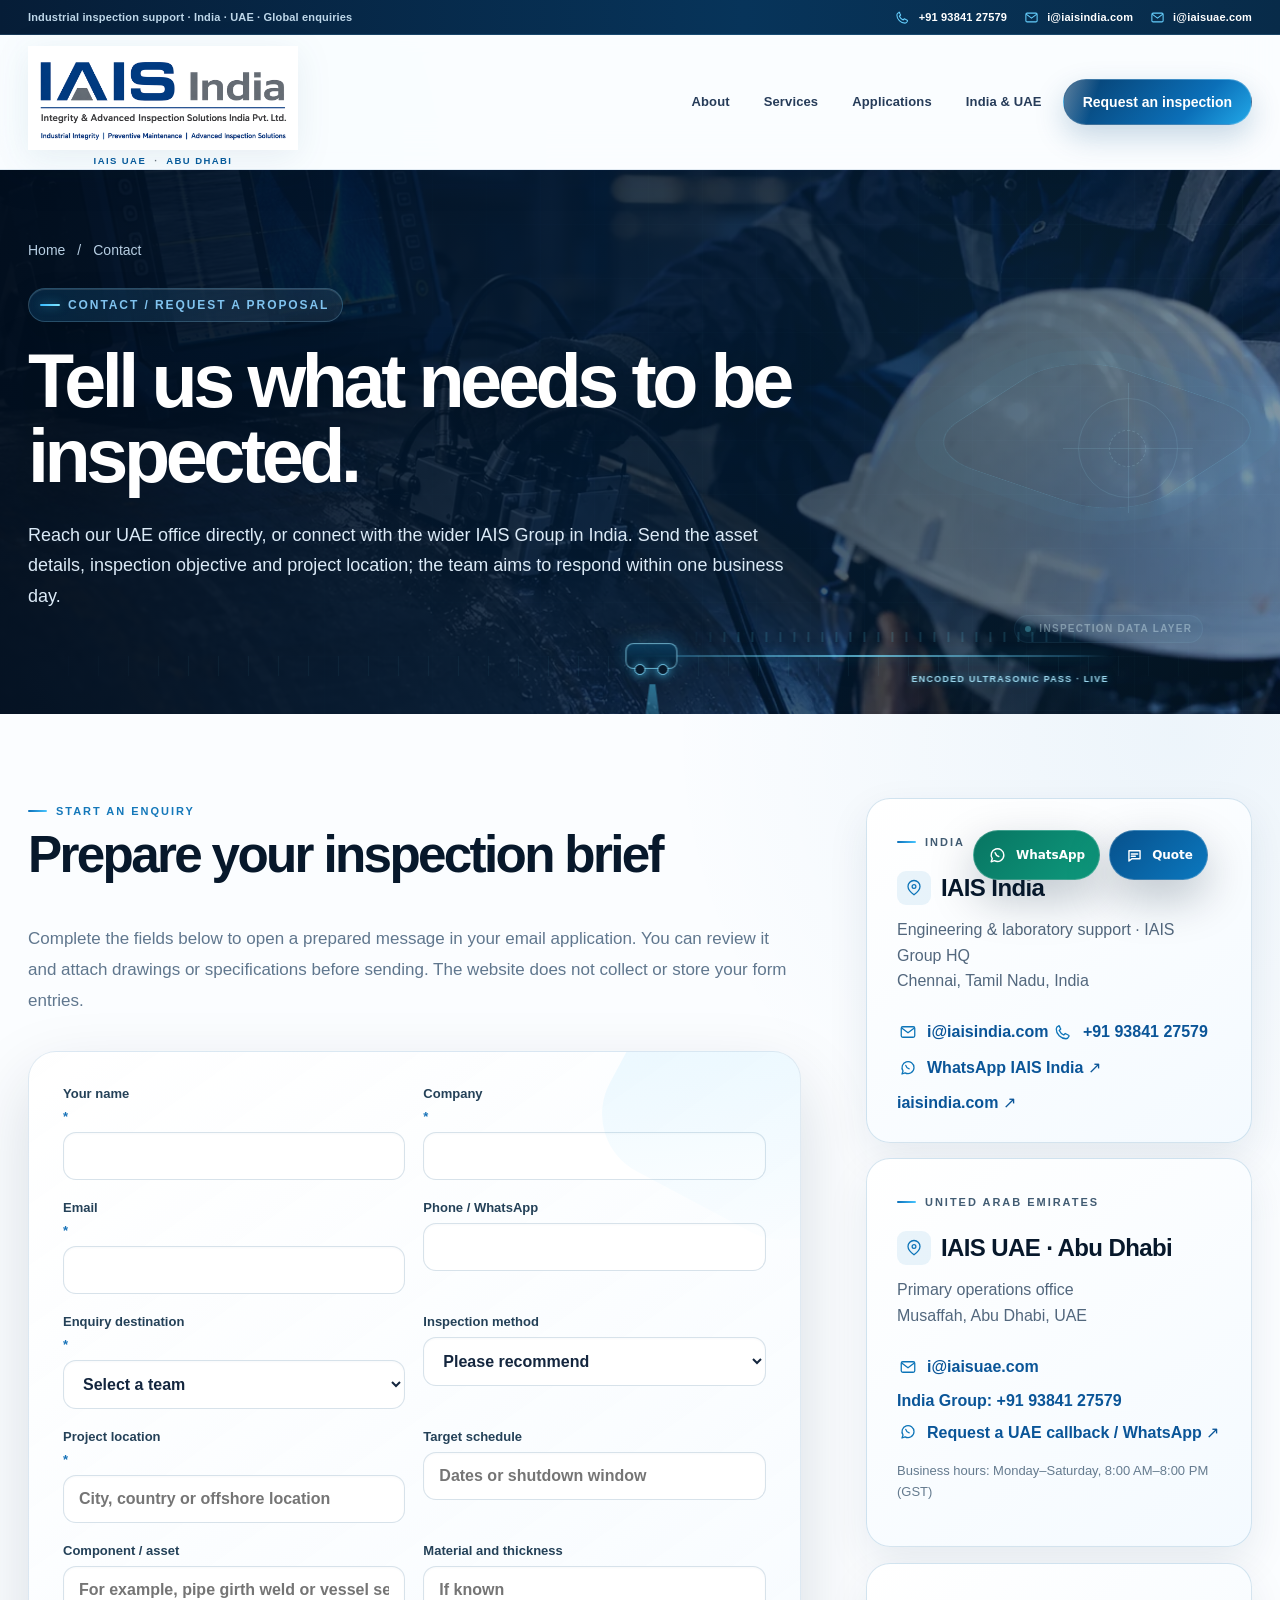
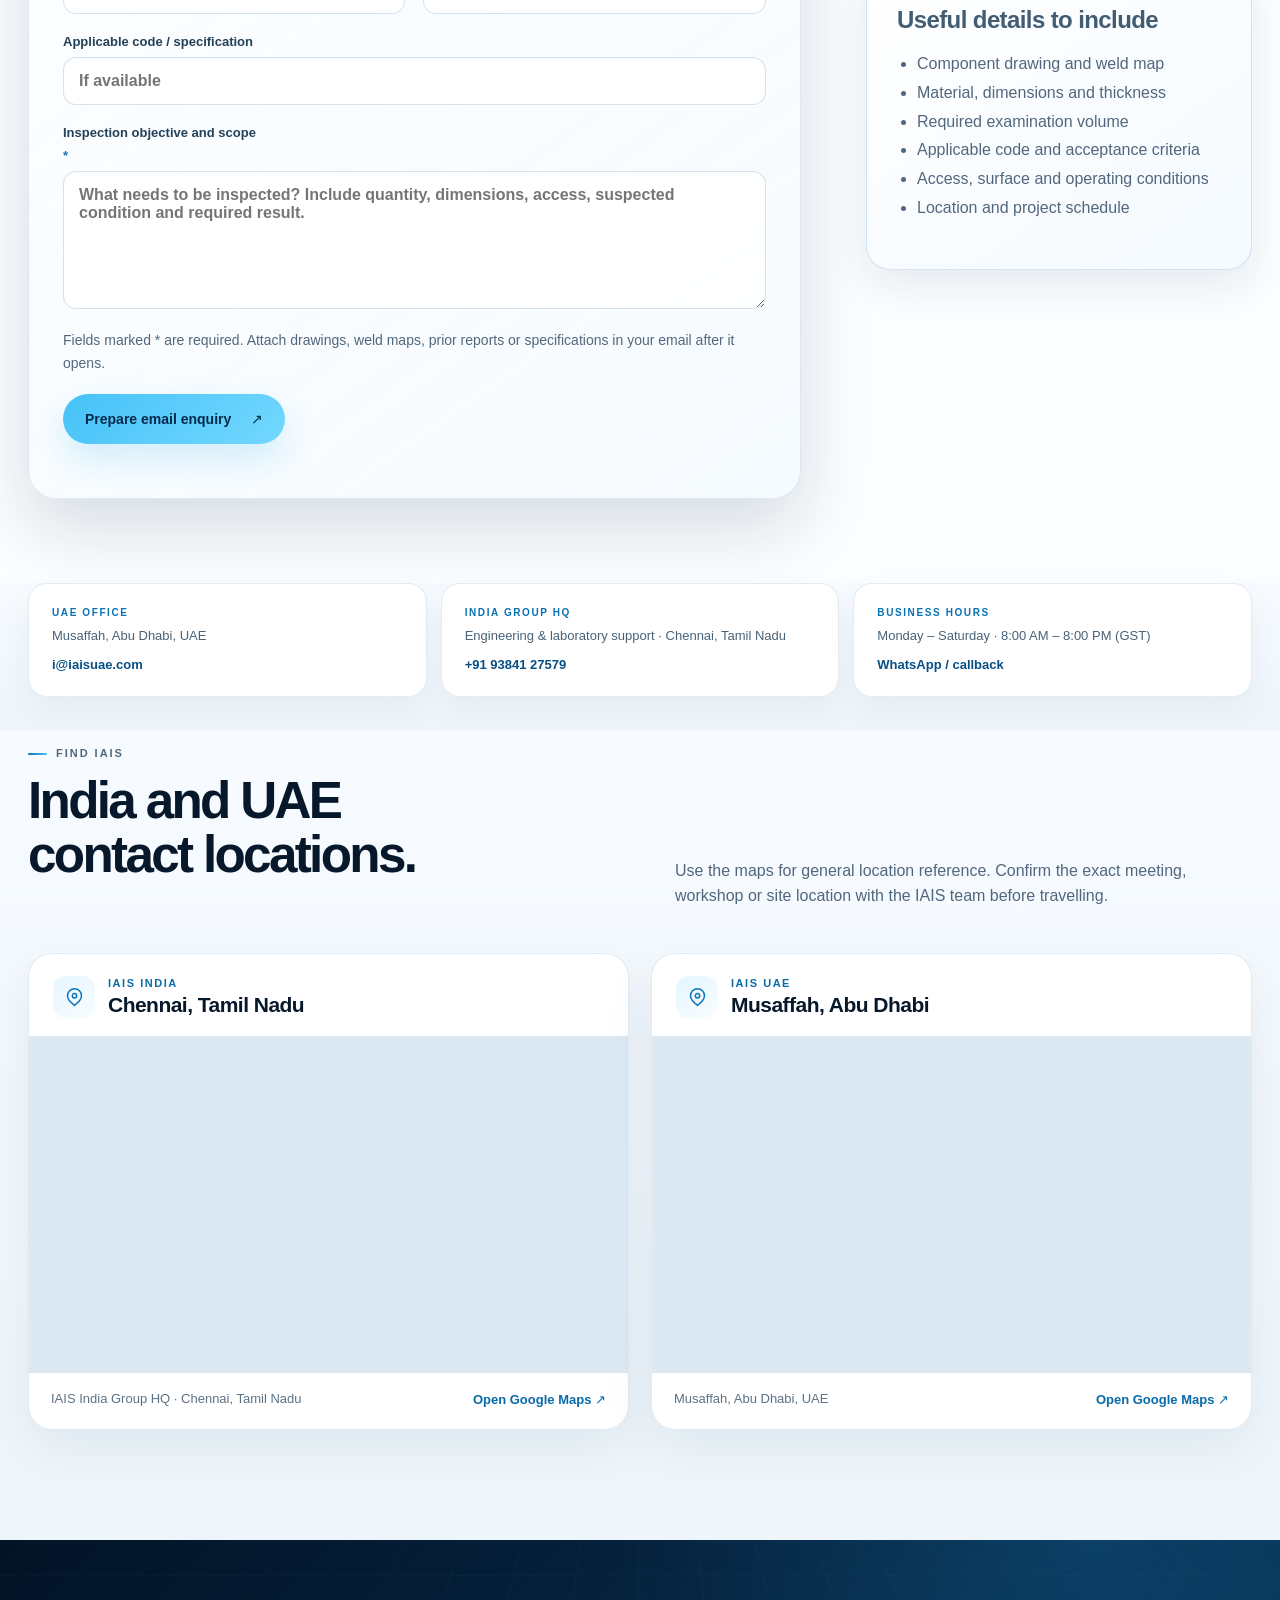
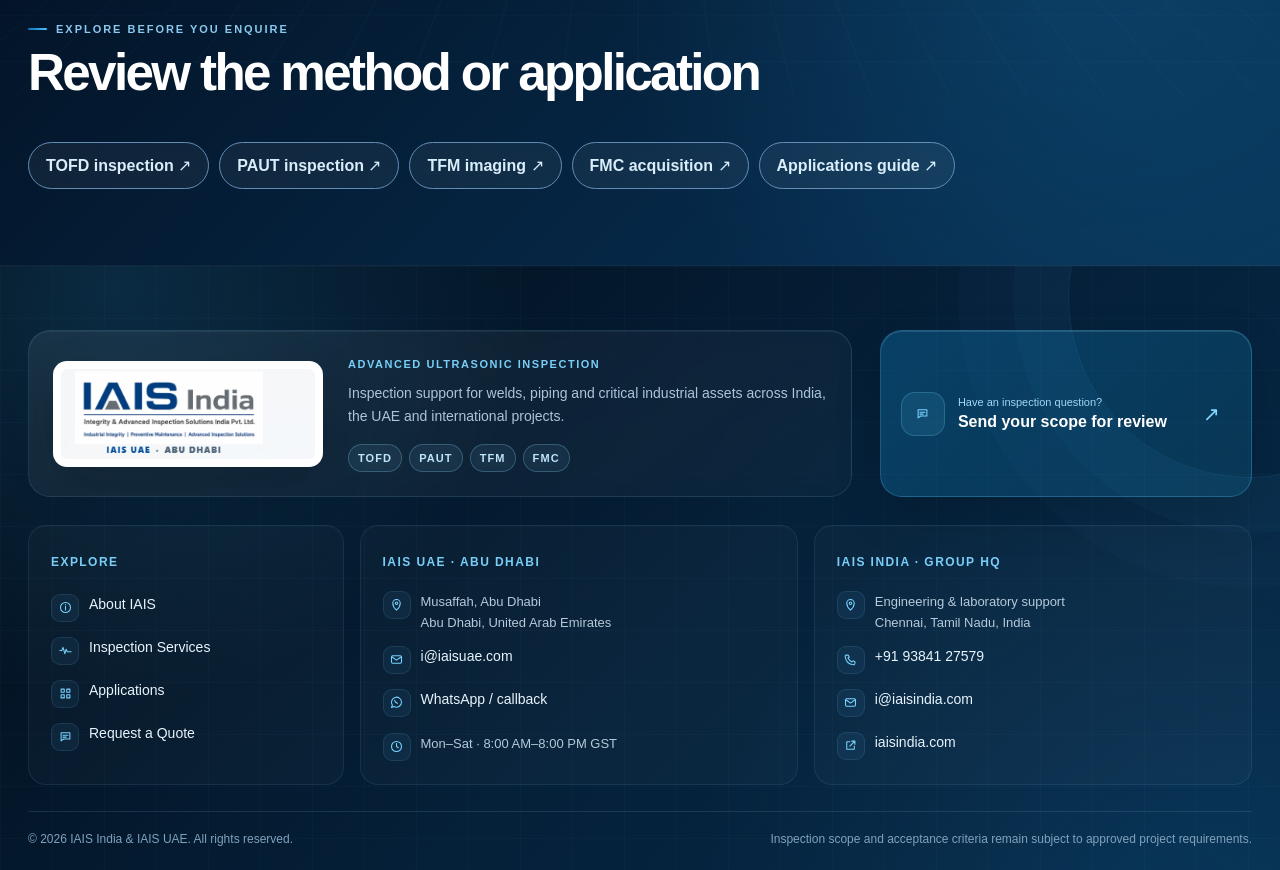
<file: contact.html>
<!DOCTYPE html>
<html lang="en">
 <head>
  <!-- ===== SEO + SOCIAL META: edit title/description/canonical here when page content changes ===== -->
  <meta charset="utf-8"/>
  <meta content="width=device-width,initial-scale=1" name="viewport"/>
  <title>
   Contact IAIS UAE | Request NDT Inspection in Abu Dhabi
  </title>
  <meta content="Contact IAIS UAE in Abu Dhabi for TOFD, PAUT, TFM, FMC and advanced ultrasonic inspection enquiries, project scoping and proposal support across the UAE." name="description"/>
  <link href="https://www.tofdinspectionservices.com/contact.html" rel="canonical"/>
  <meta content="website" property="og:type"/>
  <meta content="Contact IAIS UAE | Request NDT Inspection in Abu Dhabi" property="og:title"/>
  <meta content="Contact IAIS UAE in Abu Dhabi for TOFD, PAUT, TFM, FMC and advanced ultrasonic inspection enquiries, project scoping and proposal support across the UAE." property="og:description"/>
  <meta content="https://www.tofdinspectionservices.com/contact.html" property="og:url"/>
  <meta content="https://www.tofdinspectionservices.com/contact.html" name="twitter:url"/>
  <meta content="summary_large_image" name="twitter:card"/>
  <meta content="Contact IAIS UAE | Request NDT Inspection in Abu Dhabi" name="twitter:title"/>
  <meta content="Contact IAIS UAE in Abu Dhabi for TOFD, PAUT, TFM, FMC and advanced ultrasonic inspection enquiries, project scoping and proposal support across the UAE." name="twitter:description"/>
  <meta content="https://www.tofdinspectionservices.com/assets/images/iais-tofd-weld-inspection.jpg" property="og:image"/>
  <meta content="1200" property="og:image:width"/>
  <meta content="630" property="og:image:height"/>
  <meta content="Contact IAIS UAE for advanced ultrasonic NDT inspection services in Abu Dhabi" property="og:image:alt"/>
  <meta content="https://www.tofdinspectionservices.com/assets/images/iais-tofd-weld-inspection.jpg" name="twitter:image"/>
  <meta content="Contact IAIS UAE for advanced ultrasonic NDT inspection services in Abu Dhabi" name="twitter:image:alt"/>
  <meta content="#041426" name="theme-color"/>
  <link href="assets/css/style.css" rel="stylesheet"/>
  <script type="application/ld+json">
   {"@context":"https://schema.org","@graph":[{"@type":"ContactPage","@id":"https://www.tofdinspectionservices.com/contact.html#webpage","url":"https://www.tofdinspectionservices.com/contact.html","name":"Contact IAIS for TOFD, PAUT, TFM and FMC Inspection","isPartOf":{"@id":"https://www.tofdinspectionservices.com/#website"}},{"@type":"BreadcrumbList","itemListElement":[{"@type":"ListItem","position":1,"name":"Home","item":"https://www.tofdinspectionservices.com/"},{"@type":"ListItem","position":2,"name":"Contact","item":"https://www.tofdinspectionservices.com/contact.html"}]},{"@type":"Organization","@id":"https://www.tofdinspectionservices.com/#organization","name":"Integrity & Advanced Inspection Solutions India Pvt. Ltd.","url":"https://iaisindia.com/","email":"i@iaisindia.com","telephone":"+91 93841 27579","address":{"@type":"PostalAddress","addressLocality":"Chennai","addressCountry":"IN"}},{"@type":"Organization","@id":"https://www.tofdinspectionservices.com/#uae","name":"Integrity & Advanced Inspection Solutions UAE LLC","url":"https://iaisuae.com/","email":"i@iaisuae.com","address":{"@type":"PostalAddress","addressLocality":"Abu Dhabi","addressCountry":"AE"}}]}
  </script>
  <meta content="TOFD inspection, PAUT inspection, TFM inspection, FMC inspection, ultrasonic testing, advanced ultrasonic testing, NDT services, non destructive testing, weld inspection, pipe weld inspection, industrial inspection, ultrasonic weld testing, encoded ultrasonic testing, phased array ultrasonic testing, time of flight diffraction, total focusing method, full matrix capture, weld quality inspection, pipeline inspection, piping inspection, pressure vessel inspection, fabrication inspection, in service inspection, asset integrity inspection, industrial NDT, NDT company, NDT UAE, NDT Abu Dhabi, NDT India, NDT Chennai, ultrasonic inspection UAE, ultrasonic inspection India, TOFD UAE, TOFD India, PAUT UAE, PAUT India, TFM UAE, TFM India, FMC UAE, FMC India, weld defect detection, weld flaw detection, ultrasonic imaging, NDT engineering, inspection services Abu Dhabi, inspection services Chennai, IAIS UAE, IAIS India, Integrity Advanced Inspection Solutions, advanced inspection services" name="keywords"/>
  <meta content="index, follow, max-image-preview:large, max-snippet:-1, max-video-preview:-1" name="robots"/>
  <meta content="index, follow, max-image-preview:large, max-snippet:-1, max-video-preview:-1" name="googlebot"/>
  <meta content="index, follow, max-image-preview:large, max-snippet:-1, max-video-preview:-1" name="bingbot"/>
  <meta content="Integrity &amp; Advanced Inspection Solutions (IAIS)" name="author"/>
  <meta content="telephone=yes" name="format-detection"/>
  <meta content="en_US" property="og:locale"/>
  <meta content="IAIS Advanced Ultrasonic Inspection" property="og:site_name"/>
  <link href="assets/images/favicon.jpg" rel="icon" type="image/jpeg"/>
  <link href="assets/images/favicon.ico" rel="icon" sizes="any"/>
  <link href="assets/images/favicon-32.png" rel="icon" sizes="32x32" type="image/png"/>
  <link href="assets/images/favicon-16.png" rel="icon" sizes="16x16" type="image/png"/>
  <link href="assets/images/apple-touch-icon.png" rel="apple-touch-icon"/>
  <meta content="light" name="color-scheme"/>
 </head>
 <body class="enhanced-ui page-contact">
  <!-- EDITOR NOTE: This is plain HTML. Search for ===== comments to find major sections quickly. -->
  <a class="skip" href="#main">
   Skip to content
  </a>
  <!-- ===== SITE HEADER / MAIN NAVIGATION ===== -->
  <header class="site-header">
   <div class="contact-ribbon">
    <div class="wrap contact-ribbon-inner">
     <span class="contact-ribbon-intro">
      Industrial inspection support &middot; India &middot; UAE &middot; Global enquiries
     </span>
     <div class="contact-ribbon-links">
      <a href="tel:+919384127579">
       <span aria-hidden="true" class="ribbon-icon">
        <svg viewbox="0 0 24 24">
         <path d="M6.6 3.5 9 8l-2 2c1.4 3 3 4.6 6 6l2-2 4.5 2.4c.5.3.7.9.5 1.4-.8 2-2.2 3.2-4 3.2C9.1 21 3 14.9 3 7.9c0-1.8 1.2-3.2 3.2-4 .5-.2 1.1 0 1.4.5Z">
         </path>
        </svg>
       </span>
       <span>
        +91 93841 27579
       </span>
      </a>
      <a href="mailto:i@iaisindia.com">
       <span aria-hidden="true" class="ribbon-icon">
        <svg viewbox="0 0 24 24">
         <rect height="14" rx="2" width="18" x="3" y="5">
         </rect>
         <path d="m4 7 8 6 8-6">
         </path>
        </svg>
       </span>
       <span>
        i@iaisindia.com
       </span>
      </a>
      <a href="mailto:i@iaisuae.com">
       <span aria-hidden="true" class="ribbon-icon">
        <svg viewbox="0 0 24 24">
         <rect height="14" rx="2" width="18" x="3" y="5">
         </rect>
         <path d="m4 7 8 6 8-6">
         </path>
        </svg>
       </span>
       <span>
        i@iaisuae.com
       </span>
      </a>
     </div>
    </div>
   </div>
   <div class="wrap header-inner">
    <a aria-label="IAIS India home" class="brand" href="index.html">
     <!-- Clear high-resolution IAIS India logo.
          Replace only this image file later if the logo changes. -->
     <img alt="IAIS India — Integrity & Advanced Inspection Solutions" class="brand-logo" height="780" src="assets/images/iais-india-logo-clear.png" width="2017"/>
     <!-- UAE office line stays as real HTML text so it remains sharp at every size. -->
     <span class="brand-uae-line">IAIS UAE <span aria-hidden="true">·</span> ABU DHABI</span>
    </a>
    <button aria-controls="site-nav" aria-expanded="false" class="menu-button">
     Menu
     <span aria-hidden="true">
      ☰
     </span>
    </button>
    <nav aria-label="Main navigation" id="site-nav">
     <a href="about.html">
      About
     </a>
     <a href="services.html">
      Services
     </a>
     <a href="applications.html">
      Applications
     </a>
     <a href="index.html#locations">
      India &amp; UAE
     </a>
     <a aria-current="page" class="nav-cta" href="contact.html">
      Request an inspection
     </a>
    </nav>
   </div>
  </header>
  <!-- ===== PAGE CONTENT START ===== -->
  <main id="main">
   <!-- ===== CONTENT SECTION 1: subhero contact-hero ===== -->
   <section class="subhero contact-hero">
    <div class="wrap">
     <nav aria-label="Breadcrumb" class="breadcrumb">
      <a href="index.html">
       Home
      </a>
      <span aria-hidden="true">
       /
      </span>
      <span>
       Contact
      </span>
     </nav>
     <p class="eyebrow">
      CONTACT / REQUEST A PROPOSAL
     </p>
     <h1>
      Tell us what needs to be inspected.
     </h1>
     <p class="lead">
      Reach our UAE office directly, or connect with the wider IAIS Group in India. Send the asset details, inspection objective and project location; the team aims to respond within one business day.
     </p>
    </div>
   </section>
   <!-- ===== CONTENT SECTION 2: contact-layout wrap ===== -->
   <section class="contact-layout wrap">
    <div class="contact-main">
     <p class="section-kicker">
      START AN ENQUIRY
     </p>
     <h2>
      Prepare your inspection brief
     </h2>
     <p class="contact-intro">
      Complete the fields below to open a prepared message in your email application. You can review it and attach drawings or specifications before sending. The website does not collect or store your form entries.
     </p>
     <form class="proposal-form" id="proposal-form">
      <div class="form-row">
       <label>
        Your name
        <span aria-hidden="true">
         *
        </span>
        <input autocomplete="name" maxlength="100" name="name" required=""/>
       </label>
       <label>
        Company
        <span aria-hidden="true">
         *
        </span>
        <input autocomplete="organization" maxlength="120" name="company" required=""/>
       </label>
      </div>
      <div class="form-row">
       <label>
        Email
        <span aria-hidden="true">
         *
        </span>
        <input autocomplete="email" maxlength="150" name="email" required="" type="email"/>
       </label>
       <label>
        Phone / WhatsApp
        <input autocomplete="tel" maxlength="60" name="phone" type="tel"/>
       </label>
      </div>
      <div class="form-row">
       <label>
        Enquiry destination
        <span aria-hidden="true">
         *
        </span>
        <select name="destination" required="">
         <option value="">
          Select a team
         </option>
         <option value="india">
          IAIS India &middot; Chennai
         </option>
         <option value="uae">
          IAIS UAE &middot; Abu Dhabi
         </option>
        </select>
       </label>
       <label>
        Inspection method
        <select name="method">
         <option value="To be assessed">
          Please recommend
         </option>
         <option>
          TOFD
         </option>
         <option>
          PAUT
         </option>
         <option>
          TFM
         </option>
         <option>
          FMC / TFM
         </option>
         <option>
          PAUT + TOFD
         </option>
         <option>
          Multiple methods / unsure
         </option>
        </select>
       </label>
      </div>
      <div class="form-row">
       <label>
        Project location
        <span aria-hidden="true">
         *
        </span>
        <input maxlength="150" name="location" placeholder="City, country or offshore location" required=""/>
       </label>
       <label>
        Target schedule
        <input maxlength="120" name="schedule" placeholder="Dates or shutdown window"/>
       </label>
      </div>
      <div class="form-row">
       <label>
        Component / asset
        <input maxlength="150" name="component" placeholder="For example, pipe girth weld or vessel seam"/>
       </label>
       <label>
        Material and thickness
        <input maxlength="150" name="material" placeholder="If known"/>
       </label>
      </div>
      <label>
       Applicable code / specification
       <input maxlength="180" name="specification" placeholder="If available"/>
      </label>
      <label>
       Inspection objective and scope
       <span aria-hidden="true">
        *
       </span>
       <textarea maxlength="1800" minlength="20" name="scope" placeholder="What needs to be inspected? Include quantity, dimensions, access, suspected condition and required result." required="" rows="6"></textarea>
      </label>
      <p class="form-hint">
       Fields marked * are required. Attach drawings, weld maps, prior reports or specifications in your email after it opens.
      </p>
      <button class="button primary" type="submit">
       Prepare email enquiry
       <span aria-hidden="true">
        &nearrow;
       </span>
      </button>
      <p aria-live="polite" id="form-status" role="status">
      </p>
     </form>
    </div>
    <aside aria-label="Direct contact options" class="contact-side">
     <div class="contact-side-card">
      <p class="section-kicker">
       INDIA
      </p>
      <h3 class="contact-card-title">
       <span aria-hidden="true" class="location-icon">
        <svg viewbox="0 0 24 24">
         <path d="M20 10c0 5-8 11-8 11S4 15 4 10a8 8 0 1 1 16 0Z">
         </path>
         <circle cx="12" cy="10" r="2.5">
         </circle>
        </svg>
       </span>
       IAIS India
      </h3>
      <p>
       Engineering &amp; laboratory support &middot; IAIS Group HQ
       <br/>
       Chennai, Tamil Nadu, India
      </p>
      <a class="contact-line" href="mailto:i@iaisindia.com?subject=Advanced%20ultrasonic%20inspection%20enquiry">
       <span aria-hidden="true" class="inline-icon">
        <svg viewbox="0 0 24 24">
         <rect height="14" rx="2" width="18" x="3" y="5">
         </rect>
         <path d="m4 7 8 6 8-6">
         </path>
        </svg>
       </span>
       i@iaisindia.com
      </a>
      <a class="contact-line" href="tel:+919384127579">
       <span aria-hidden="true" class="inline-icon">
        <svg viewbox="0 0 24 24">
         <path d="M6.6 3.5 9 8l-2 2c1.4 3 3 4.6 6 6l2-2 4.5 2.4c.5.3.7.9.5 1.4-.8 2-2.2 3.2-4 3.2C9.1 21 3 14.9 3 7.9c0-1.8 1.2-3.2 3.2-4 .5-.2 1.1 0 1.4.5Z">
         </path>
        </svg>
       </span>
       +91 93841 27579
      </a>
      <a class="contact-line" href="https://wa.me/919384127579" rel="noopener noreferrer" target="_blank">
       <span aria-hidden="true" class="inline-icon">
        <svg viewbox="0 0 24 24">
         <path d="M20 11.5a8 8 0 0 1-11.9 7L4 20l1.4-4A8 8 0 1 1 20 11.5Z">
         </path>
         <path d="M9 8.5c.6 2.4 2.2 4 4.6 4.7">
         </path>
        </svg>
       </span>
       WhatsApp IAIS India &nearrow;
      </a>
      <a class="contact-line" href="https://iaisindia.com/" rel="noopener noreferrer" target="_blank">
       iaisindia.com &nearrow;
      </a>
     </div>
     <div class="contact-side-card">
      <p class="section-kicker">
       UNITED ARAB EMIRATES
      </p>
      <h3 class="contact-card-title">
       <span aria-hidden="true" class="location-icon">
        <svg viewbox="0 0 24 24">
         <path d="M20 10c0 5-8 11-8 11S4 15 4 10a8 8 0 1 1 16 0Z">
         </path>
         <circle cx="12" cy="10" r="2.5">
         </circle>
        </svg>
       </span>
       IAIS UAE &middot; Abu Dhabi
      </h3>
      <p>
       Primary operations office
       <br/>
       Musaffah, Abu Dhabi, UAE
      </p>
      <a class="contact-line" href="mailto:i@iaisuae.com?subject=Advanced%20ultrasonic%20inspection%20enquiry">
       <span aria-hidden="true" class="inline-icon">
        <svg viewbox="0 0 24 24">
         <rect height="14" rx="2" width="18" x="3" y="5">
         </rect>
         <path d="m4 7 8 6 8-6">
         </path>
        </svg>
       </span>
       i@iaisuae.com
      </a>
      <a class="contact-line" href="tel:+919384127579">
       India Group: +91 93841 27579
      </a>
      <a class="contact-line" href="https://wa.me/919384127579" rel="noopener noreferrer" target="_blank">
       <span aria-hidden="true" class="inline-icon">
        <svg viewbox="0 0 24 24">
         <path d="M20 11.5a8 8 0 0 1-11.9 7L4 20l1.4-4A8 8 0 1 1 20 11.5Z">
         </path>
         <path d="M9 8.5c.6 2.4 2.2 4 4.6 4.7">
         </path>
        </svg>
       </span>
       Request a UAE callback / WhatsApp &nearrow;
      </a>
      <p class="contact-hours">
       Business hours: Monday&ndash;Saturday, 8:00 AM&ndash;8:00 PM (GST)
      </p>
     </div>
     <div class="contact-help">
      <h3>
       Useful details to include
      </h3>
      <ul>
       <li>
        Component drawing and weld map
       </li>
       <li>
        Material, dimensions and thickness
       </li>
       <li>
        Required examination volume
       </li>
       <li>
        Applicable code and acceptance criteria
       </li>
       <li>
        Access, surface and operating conditions
       </li>
       <li>
        Location and project schedule
       </li>
      </ul>
     </div>
    </aside>
   </section>
   <!-- ===== CONTENT SECTION 3: office maps | update the Google Maps query URLs here if office addresses change ===== -->
   <section aria-label="IAIS contact summary" class="official-contact-summary">
    <div class="wrap official-contact-grid">
     <article>
      <span>
       UAE OFFICE
      </span>
      <p>
       Musaffah, Abu Dhabi, UAE
      </p>
      <a href="mailto:i@iaisuae.com">
       i@iaisuae.com
      </a>
     </article>
     <article>
      <span>
       INDIA GROUP HQ
      </span>
      <p>
       Engineering &amp; laboratory support &middot; Chennai, Tamil Nadu
      </p>
      <a href="tel:+919384127579">
       +91 93841 27579
      </a>
     </article>
     <article>
      <span>
       BUSINESS HOURS
      </span>
      <p>
       Monday &ndash; Saturday &middot; 8:00 AM &ndash; 8:00 PM (GST)
      </p>
      <a href="https://wa.me/919384127579" rel="noopener noreferrer" target="_blank">
       WhatsApp / callback
      </a>
     </article>
    </div>
   </section>
   <section aria-labelledby="office-maps-title" class="contact-maps" id="office-maps">
    <div class="wrap">
     <div class="section-head map-section-head">
      <div>
       <p class="section-kicker">
        FIND IAIS
       </p>
       <h2 id="office-maps-title">
        India and UAE contact locations.
       </h2>
      </div>
      <p>
       Use the maps for general location reference. Confirm the exact meeting, workshop or site location with the IAIS team before travelling.
      </p>
     </div>
     <div class="map-grid">
      <article class="map-card">
       <div class="map-card-head">
        <span aria-hidden="true" class="location-icon">
         <svg viewbox="0 0 24 24">
          <path d="M20 10c0 5-8 11-8 11S4 15 4 10a8 8 0 1 1 16 0Z">
          </path>
          <circle cx="12" cy="10" r="2.5">
          </circle>
         </svg>
        </span>
        <div>
         <span class="map-eyebrow">
          IAIS INDIA
         </span>
         <h3>
          Chennai, Tamil Nadu
         </h3>
        </div>
       </div>
       <div class="map-frame">
        <iframe allowfullscreen="" aria-label="Map for IAIS India Group HQ location in Chennai, Tamil Nadu, India" loading="lazy" referrerpolicy="no-referrer-when-downgrade" src="https://www.google.com/maps/embed?pb=!1m18!1m12!1m3!1d1943.418678004127!2d80.0798723044249!3d13.046022657145379!2m3!1f0!2f0!3f0!2m2!1i1024!2i768!4f13.1!3m3!1m2!1s0x3a528bc80124f4f9:0x83a9f6790f741283!2sBENNY%20SURYA%20INNOVATION%20CENTRE!5e0!3m2!1sen!2sin!4v1785305623322!5m2!1sen!2sin" title="IAIS India Group HQ map">
        </iframe>
       </div>
       <div class="map-card-foot">
        <span>
         IAIS India Group HQ &middot; Chennai, Tamil Nadu
        </span>
        <a href="https://www.google.com/maps/search/?api=1&amp;query=Chennai%2C%20Tamil%20Nadu%2C%20India" rel="noopener noreferrer" target="_blank">
         Open Google Maps &nearrow;
        </a>
       </div>
      </article>
      <article class="map-card">
       <div class="map-card-head">
        <span aria-hidden="true" class="location-icon">
         <svg viewbox="0 0 24 24">
          <path d="M20 10c0 5-8 11-8 11S4 15 4 10a8 8 0 1 1 16 0Z">
          </path>
          <circle cx="12" cy="10" r="2.5">
          </circle>
         </svg>
        </span>
        <div>
         <span class="map-eyebrow">
          IAIS UAE
         </span>
         <h3>
          Musaffah, Abu Dhabi
         </h3>
        </div>
       </div>
       <div class="map-frame">
        <iframe allowfullscreen="" aria-label="Map showing Musaffah, Abu Dhabi, United Arab Emirates" loading="lazy" referrerpolicy="no-referrer-when-downgrade" src="https://www.google.com/maps?q=Musaffah%2C%20Abu%20Dhabi&amp;output=embed" title="IAIS UAE Abu Dhabi office map">
        </iframe>
       </div>
       <div class="map-card-foot">
        <span>
         Musaffah, Abu Dhabi, UAE
        </span>
        <a href="https://www.google.com/maps/search/?api=1&amp;query=Musaffah%2C%20Abu%20Dhabi%2C%20UAE" rel="noopener noreferrer" target="_blank">
         Open Google Maps &nearrow;
        </a>
       </div>
      </article>
     </div>
    </div>
   </section>
   <!-- ===== CONTENT SECTION 4: contact-methods ===== -->
   <section class="contact-methods">
    <div class="wrap">
     <p class="section-kicker">
      EXPLORE BEFORE YOU ENQUIRE
     </p>
     <h2>
      Review the method or application
     </h2>
     <div class="contact-links">
      <a href="tofd.html">
       TOFD inspection &nearrow;
      </a>
      <a href="paut.html">
       PAUT inspection &nearrow;
      </a>
      <a href="tfm.html">
       TFM imaging &nearrow;
      </a>
      <a href="fmc.html">
       FMC acquisition &nearrow;
      </a>
      <a href="applications.html">
       Applications guide &nearrow;
      </a>
     </div>
    </div>
   </section>
  </main>
  <!-- ===== FOOTER / CONTACT DETAILS ===== -->
  <footer class="site-footer">
   <div class="wrap footer-top">
    <div class="footer-brand-block">
     <a aria-label="IAIS advanced inspection home" class="footer-logo-link" href="index.html">
      <img alt="IAIS India and IAIS UAE Abu Dhabi" class="footer-logo" height="116" loading="lazy" src="assets/images/iais-uae-footer-brand.png" width="327"/>
     </a>
     <div class="footer-brand-copy">
      <p class="footer-overline">
       ADVANCED ULTRASONIC INSPECTION
      </p>
      <p>
       Inspection support for welds, piping and critical industrial assets across India, the UAE and international projects.
      </p>
      <div class="footer-badges">
       <span>
        TOFD
       </span>
       <span>
        PAUT
       </span>
       <span>
        TFM
       </span>
       <span>
        FMC
       </span>
      </div>
     </div>
    </div>
    <a class="footer-scope-cta" href="contact.html">
     <span aria-hidden="true" class="footer-icon">
      <svg viewbox="0 0 24 24">
       <path d="M5 6h14v10H9l-4 3V6Z">
       </path>
       <path d="M8 10h8M8 13h5">
       </path>
      </svg>
     </span>
     <span>
      <small>
       Have an inspection question?
      </small>
      <strong>
       Send your scope for review
      </strong>
     </span>
     <b aria-hidden="true">
      &nearrow;
     </b>
    </a>
   </div>
   <div class="wrap premium-footer-grid">
    <div class="footer-col footer-nav-panel">
     <span class="footer-title">
      Explore
     </span>
     <a href="about.html">
      <span aria-hidden="true" class="footer-icon">
       <svg viewbox="0 0 24 24">
        <circle cx="12" cy="12" r="8">
        </circle>
        <path d="M12 10v6M12 7.3v.2">
        </path>
       </svg>
      </span>
      <span>
       About IAIS
      </span>
     </a>
     <a href="services.html">
      <span aria-hidden="true" class="footer-icon">
       <svg viewbox="0 0 24 24">
        <path d="M3 12h3l2-5 3 10 2-7 2 4h6">
        </path>
       </svg>
      </span>
      <span>
       Inspection Services
      </span>
     </a>
     <a href="applications.html">
      <span aria-hidden="true" class="footer-icon">
       <svg viewbox="0 0 24 24">
        <path d="M5 5h5v5H5zM14 5h5v5h-5zM5 14h5v5H5zM14 14h5v5h-5z">
        </path>
       </svg>
      </span>
      <span>
       Applications
      </span>
     </a>
     <a href="contact.html">
      <span aria-hidden="true" class="footer-icon">
       <svg viewbox="0 0 24 24">
        <path d="M5 6h14v10H9l-4 3V6Z">
        </path>
        <path d="M8 10h8M8 13h5">
        </path>
       </svg>
      </span>
      <span>
       Request a Quote
      </span>
     </a>
    </div>
    <div class="footer-col footer-office-card">
     <span class="footer-title">
      IAIS UAE &middot; Abu Dhabi
     </span>
     <p class="footer-detail">
      <span aria-hidden="true" class="footer-icon">
       <svg viewbox="0 0 24 24">
        <path d="M12 21s6-5.4 6-11a6 6 0 1 0-12 0c0 5.6 6 11 6 11Z">
        </path>
        <circle cx="12" cy="10" r="2">
        </circle>
       </svg>
      </span>
      <span>
       Musaffah, Abu Dhabi
       <br/>
       Abu Dhabi, United Arab Emirates
      </span>
     </p>
     <a href="mailto:i@iaisuae.com">
      <span aria-hidden="true" class="footer-icon">
       <svg viewbox="0 0 24 24">
        <rect height="12" rx="2" width="16" x="4" y="6">
        </rect>
        <path d="m5 8 7 5 7-5">
        </path>
       </svg>
      </span>
      <span>
       i@iaisuae.com
      </span>
     </a>
     <a href="https://wa.me/919384127579" rel="noopener noreferrer" target="_blank">
      <span aria-hidden="true" class="footer-icon">
       <svg viewbox="0 0 24 24">
        <path d="M20 11.5a8 8 0 0 1-11.9 7L4 20l1.4-4A8 8 0 1 1 20 11.5Z">
        </path>
        <path d="M9 8.5c.6 2.4 2.2 4 4.6 4.7">
        </path>
       </svg>
      </span>
      <span>
       WhatsApp / callback
      </span>
     </a>
     <p class="footer-detail footer-hours">
      <span aria-hidden="true" class="footer-icon">
       <svg viewbox="0 0 24 24">
        <circle cx="12" cy="12" r="8">
        </circle>
        <path d="M12 7v5l3 2">
        </path>
       </svg>
      </span>
      <span>
       Mon&ndash;Sat &middot; 8:00 AM&ndash;8:00 PM GST
      </span>
     </p>
    </div>
    <div class="footer-col footer-office-card">
     <span class="footer-title">
      IAIS India &middot; Group HQ
     </span>
     <p class="footer-detail">
      <span aria-hidden="true" class="footer-icon">
       <svg viewbox="0 0 24 24">
        <path d="M12 21s6-5.4 6-11a6 6 0 1 0-12 0c0 5.6 6 11 6 11Z">
        </path>
        <circle cx="12" cy="10" r="2">
        </circle>
       </svg>
      </span>
      <span>
       Engineering &amp; laboratory support
       <br/>
       Chennai, Tamil Nadu, India
      </span>
     </p>
     <a href="tel:+919384127579">
      <span aria-hidden="true" class="footer-icon">
       <svg viewbox="0 0 24 24">
        <path d="M8.2 4.7 10 8l-2 1.6a14 14 0 0 0 6.4 6.4L16 14l3.3 1.8-.4 3a2 2 0 0 1-2.2 1.7C9.6 19.6 4.4 14.4 3.5 7.3A2 2 0 0 1 5.2 5l3-.3Z">
        </path>
       </svg>
      </span>
      <span>
       +91 93841 27579
      </span>
     </a>
     <a href="mailto:i@iaisindia.com">
      <span aria-hidden="true" class="footer-icon">
       <svg viewbox="0 0 24 24">
        <rect height="12" rx="2" width="16" x="4" y="6">
        </rect>
        <path d="m5 8 7 5 7-5">
        </path>
       </svg>
      </span>
      <span>
       i@iaisindia.com
      </span>
     </a>
     <a href="https://iaisindia.com/" rel="noopener noreferrer" target="_blank">
      <span aria-hidden="true" class="footer-icon">
       <svg viewbox="0 0 24 24">
        <path d="M14 5h5v5M19 5l-8 8">
        </path>
        <path d="M18 13v5H6V6h5">
        </path>
       </svg>
      </span>
      <span>
       iaisindia.com
      </span>
     </a>
    </div>
   </div>
   <div class="wrap footer-bottom">
    <span>
     &copy;
     <span id="year">
      2026
     </span>
     IAIS India &amp; IAIS UAE. All rights reserved.
    </span>
    <span>
     Inspection scope and acceptance criteria remain subject to approved project requirements.
    </span>
   </div>
  </footer>
  <!-- ===== JAVASCRIPT: menu, animations, 3D tilt, form behavior ===== -->
  <script defer="" src="assets/js/site.js">
  </script>
  <script defer="" src="assets/js/contact.js">
  </script>
  <div aria-label="Quick contact actions" class="floating-actions">
   <a aria-label="Chat with IAIS on WhatsApp" class="float-action whatsapp" href="https://wa.me/919384127579" rel="noopener noreferrer" target="_blank">
    <span aria-hidden="true" class="inline-icon">
     <svg viewbox="0 0 24 24">
      <path d="M20 11.5a8 8 0 0 1-11.9 7L4 20l1.4-4A8 8 0 1 1 20 11.5Z">
      </path>
      <path d="M9 8.5c.6 2.4 2.2 4 4.6 4.7">
      </path>
     </svg>
    </span>
    <b>
     WhatsApp
    </b>
   </a>
   <a aria-label="Request an inspection quote" class="float-action quote" href="contact.html">
    <span aria-hidden="true" class="inline-icon">
     <svg viewbox="0 0 24 24">
      <path d="M5 6h14v10H9l-4 3V6Z">
      </path>
      <path d="M8 10h8M8 13h5">
      </path>
     </svg>
    </span>
    <b>
     Quote
    </b>
   </a>
   <button aria-label="Back to top" class="float-action top" type="button">
    <span aria-hidden="true" class="inline-icon">
     <svg viewbox="0 0 24 24">
      <path d="m7 13 5-5 5 5M12 8v10">
      </path>
     </svg>
    </span>
   </button>
  </div>
 </body>
</html>
</file>
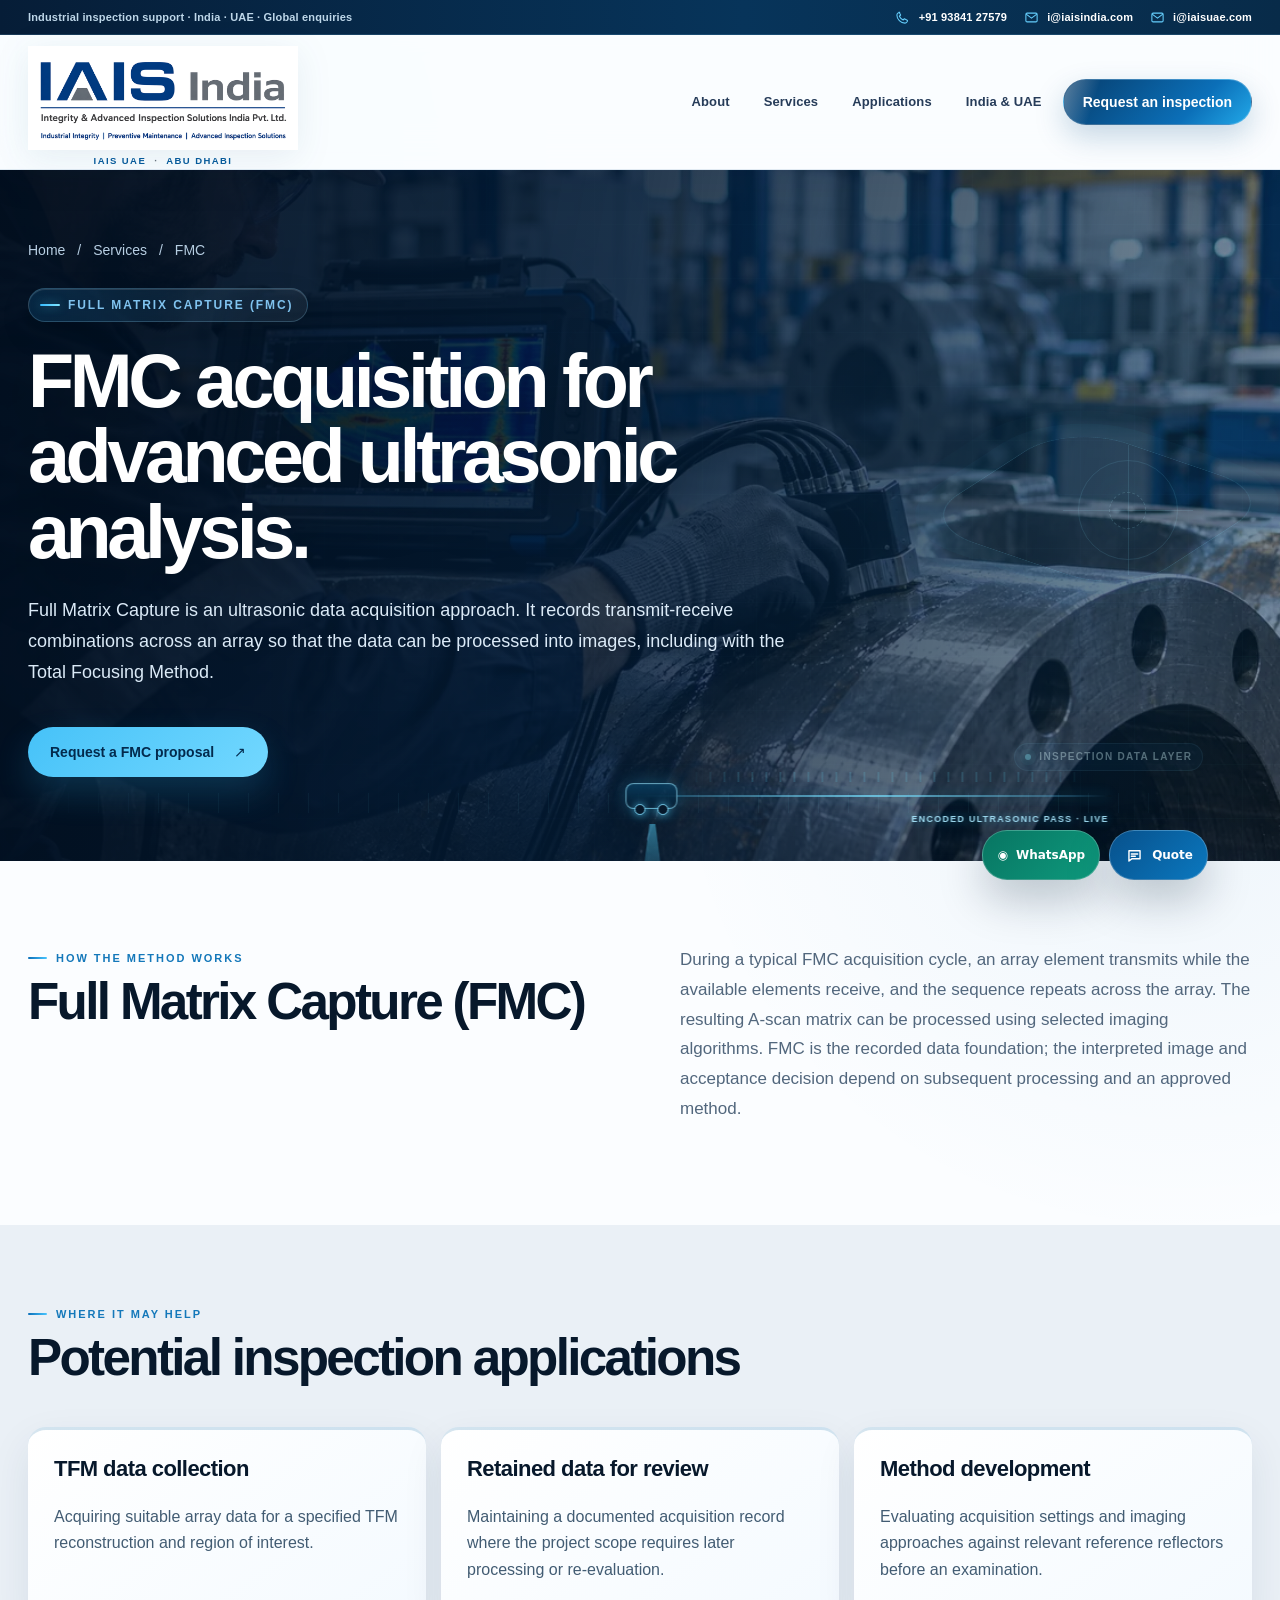
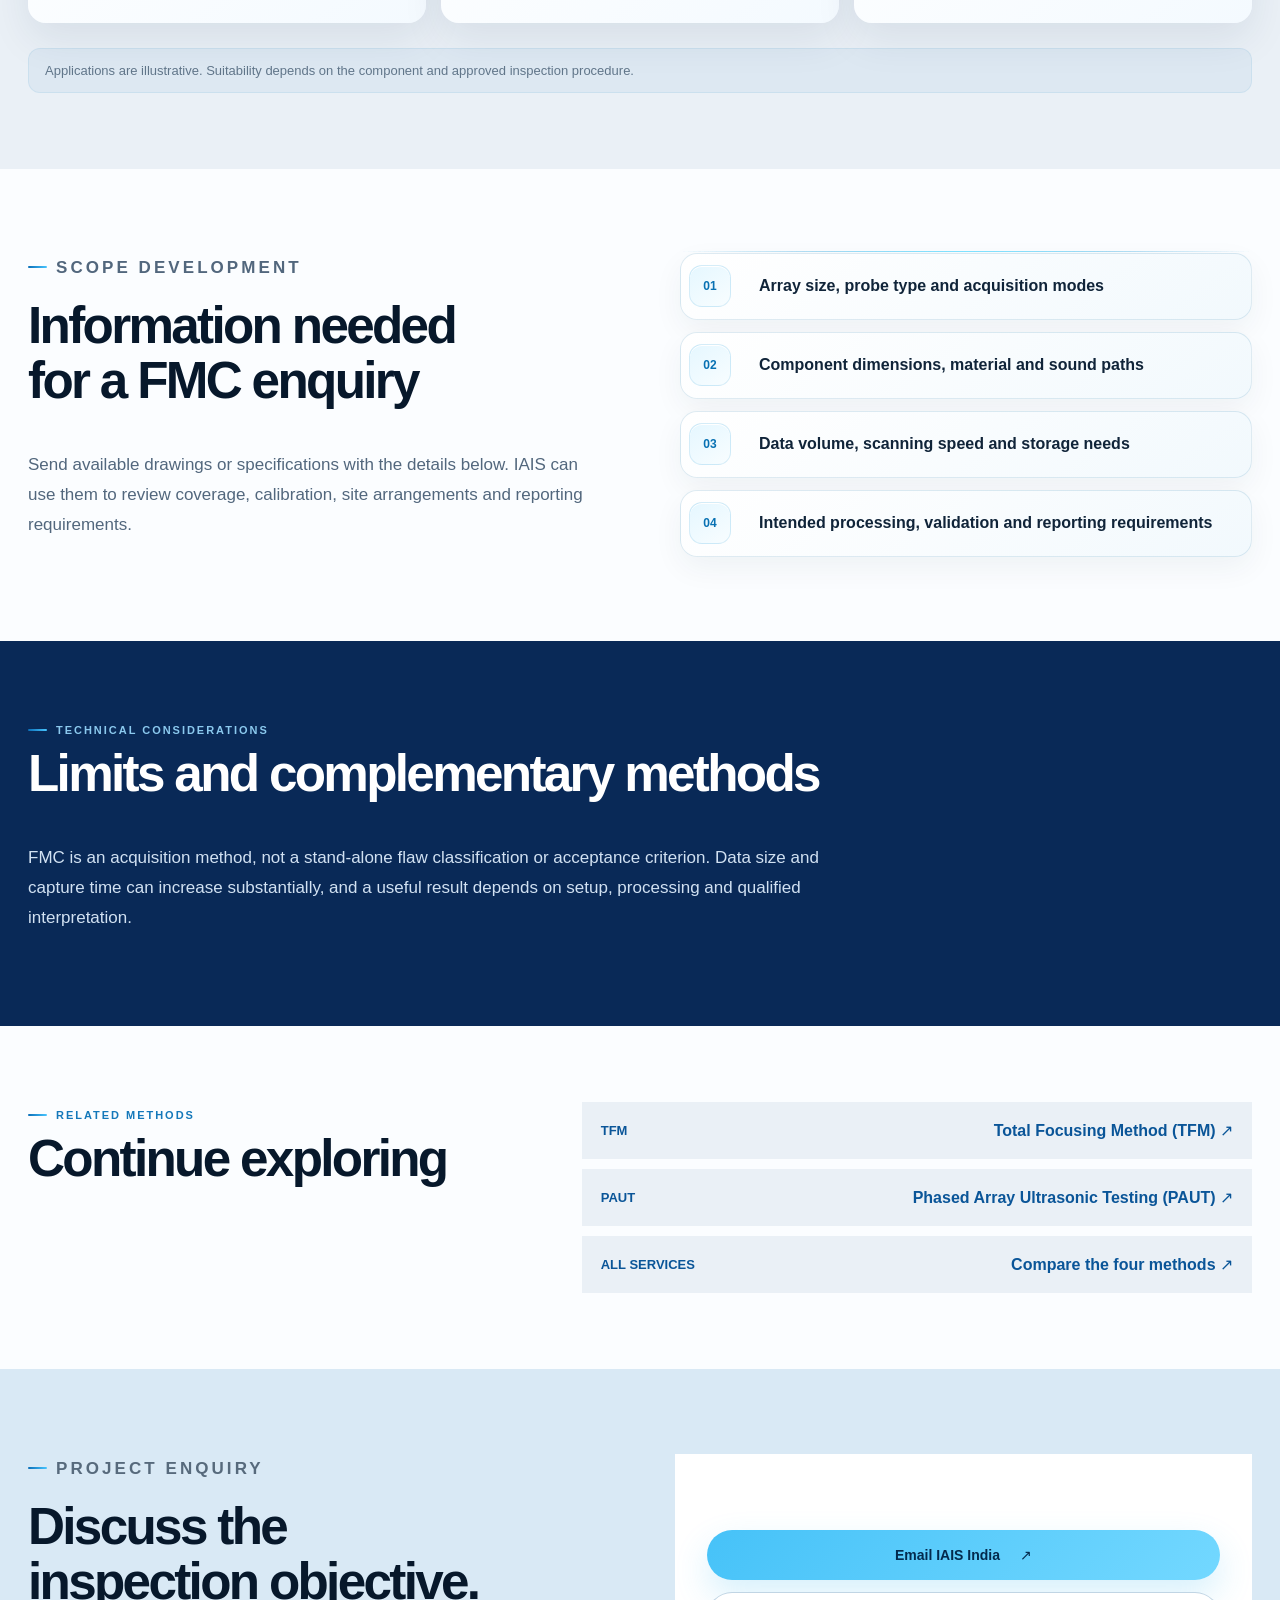
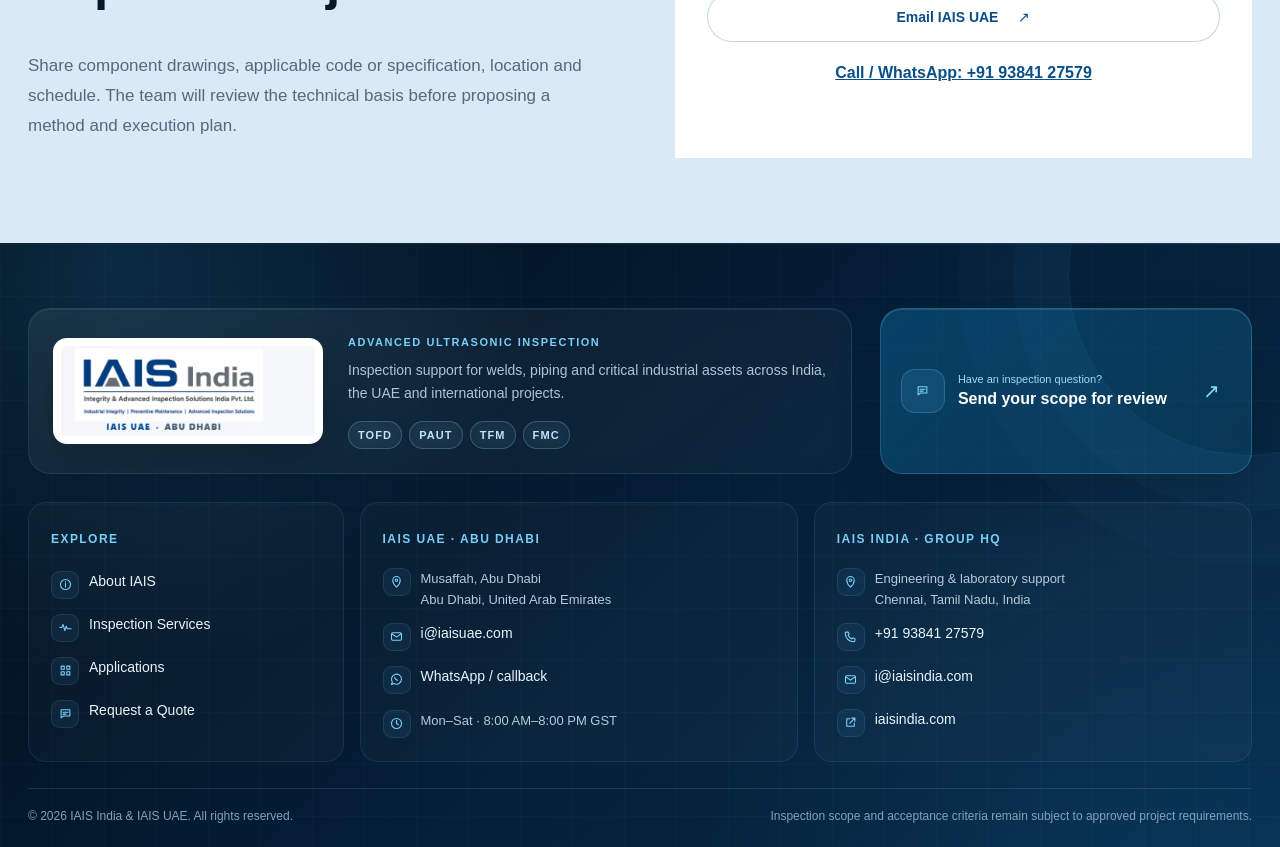
<file: fmc.html>
<!DOCTYPE html>
<html lang="en">
 <head>
  <!-- ===== SEO + SOCIAL META: edit title/description/canonical here when page content changes ===== -->
  <meta charset="utf-8"/>
  <meta content="width=device-width,initial-scale=1" name="viewport"/>
  <title>
   FMC Ultrasonic Data Services | IAIS India &amp; UAE NDT
  </title>
  <meta content="FMC ultrasonic data acquisition services supporting TFM imaging and advanced analysis, with inspection planning and project support from IAIS India and UAE." name="description"/>
  <link href="https://www.tofdinspectionservices.com/fmc.html" rel="canonical"/>
  <meta content="website" property="og:type"/>
  <meta content="FMC Ultrasonic Data Services | IAIS India &amp; UAE NDT" property="og:title"/>
  <meta content="FMC ultrasonic data acquisition services supporting TFM imaging and advanced analysis, with inspection planning and project support from IAIS India and UAE." property="og:description"/>
  <meta content="https://www.tofdinspectionservices.com/fmc.html" property="og:url"/>
  <meta content="https://www.tofdinspectionservices.com/fmc.html" name="twitter:url"/>
  <meta content="summary_large_image" name="twitter:card"/>
  <meta content="FMC Ultrasonic Data Services | IAIS India &amp; UAE NDT" name="twitter:title"/>
  <meta content="FMC ultrasonic data acquisition services supporting TFM imaging and advanced analysis, with inspection planning and project support from IAIS India and UAE." name="twitter:description"/>
  <meta content="https://www.tofdinspectionservices.com/assets/images/og-fmc-inspection.webp" property="og:image"/>
  <meta content="1200" property="og:image:width"/>
  <meta content="630" property="og:image:height"/>
  <meta content="Full Matrix Capture FMC ultrasonic data acquisition for advanced industrial inspection" property="og:image:alt"/>
  <meta content="https://www.tofdinspectionservices.com/assets/images/og-fmc-inspection.webp" name="twitter:image"/>
  <meta content="Full Matrix Capture FMC ultrasonic data acquisition for advanced industrial inspection" name="twitter:image:alt"/>
  <meta content="#041426" name="theme-color"/>
  <link href="assets/css/style.css" rel="stylesheet"/>
  <script type="application/ld+json">
   {"@context":"https://schema.org","@graph":[{"@type":"WebPage","@id":"https://www.tofdinspectionservices.com/services.htmlfmc/#webpage","url":"https://www.tofdinspectionservices.com/services.htmlfmc/","name":"FMC Ultrasonic Data Acquisition Services | IAIS","isPartOf":{"@id":"https://www.tofdinspectionservices.com/#website"}},{"@type":"BreadcrumbList","itemListElement":[{"@type":"ListItem","position":1,"name":"Home","item":"https://www.tofdinspectionservices.com/"},{"@type":"ListItem","position":2,"name":"Services","item":"https://www.tofdinspectionservices.com/services.html"},{"@type":"ListItem","position":3,"name":"FMC","item":"https://www.tofdinspectionservices.com/services.htmlfmc/"}]},{"@type":"Service","name":"Full Matrix Capture (FMC) inspection services","serviceType":"Full Matrix Capture (FMC)","url":"https://www.tofdinspectionservices.com/services.htmlfmc/","provider":[{"@type":"Organization","name":"Integrity & Advanced Inspection Solutions India Pvt. Ltd.","url":"https://iaisindia.com/"},{"@type":"Organization","name":"Integrity & Advanced Inspection Solutions UAE LLC","url":"https://iaisuae.com/"}]}]}
  </script>
  <meta content="TOFD inspection, PAUT inspection, TFM inspection, FMC inspection, ultrasonic testing, advanced ultrasonic testing, NDT services, non destructive testing, weld inspection, pipe weld inspection, industrial inspection, ultrasonic weld testing, encoded ultrasonic testing, phased array ultrasonic testing, time of flight diffraction, total focusing method, full matrix capture, weld quality inspection, pipeline inspection, piping inspection, pressure vessel inspection, fabrication inspection, in service inspection, asset integrity inspection, industrial NDT, NDT company, NDT UAE, NDT Abu Dhabi, NDT India, NDT Chennai, ultrasonic inspection UAE, ultrasonic inspection India, TOFD UAE, TOFD India, PAUT UAE, PAUT India, TFM UAE, TFM India, FMC UAE, FMC India, weld defect detection, weld flaw detection, ultrasonic imaging, NDT engineering, inspection services Abu Dhabi, inspection services Chennai, IAIS UAE, IAIS India, Integrity Advanced Inspection Solutions, advanced inspection services" name="keywords"/>
  <meta content="index, follow, max-image-preview:large, max-snippet:-1, max-video-preview:-1" name="robots"/>
  <meta content="index, follow, max-image-preview:large, max-snippet:-1, max-video-preview:-1" name="googlebot"/>
  <meta content="index, follow, max-image-preview:large, max-snippet:-1, max-video-preview:-1" name="bingbot"/>
  <meta content="Integrity &amp; Advanced Inspection Solutions (IAIS)" name="author"/>
  <meta content="telephone=yes" name="format-detection"/>
  <meta content="en_US" property="og:locale"/>
  <meta content="IAIS Advanced Ultrasonic Inspection" property="og:site_name"/>
  <link href="assets/images/favicon.jpg" rel="icon" type="image/jpeg"/>
  <link href="assets/images/favicon.ico" rel="icon" sizes="any"/>
  <link href="assets/images/favicon-32.png" rel="icon" sizes="32x32" type="image/png"/>
  <link href="assets/images/favicon-16.png" rel="icon" sizes="16x16" type="image/png"/>
  <link href="assets/images/apple-touch-icon.png" rel="apple-touch-icon"/>
  <meta content="light" name="color-scheme"/>
 </head>
 <body class="enhanced-ui page-fmc">
  <!-- EDITOR NOTE: This is plain HTML. Search for ===== comments to find major sections quickly. -->
  <a class="skip" href="#main">
   Skip to content
  </a>
  <!-- ===== SITE HEADER / MAIN NAVIGATION ===== -->
  <header class="site-header">
   <div class="contact-ribbon">
    <div class="wrap contact-ribbon-inner">
     <span class="contact-ribbon-intro">
      Industrial inspection support &middot; India &middot; UAE &middot; Global enquiries
     </span>
     <div class="contact-ribbon-links">
      <a href="tel:+919384127579">
       <span aria-hidden="true" class="ribbon-icon">
        <svg viewbox="0 0 24 24">
         <path d="M6.6 3.5 9 8l-2 2c1.4 3 3 4.6 6 6l2-2 4.5 2.4c.5.3.7.9.5 1.4-.8 2-2.2 3.2-4 3.2C9.1 21 3 14.9 3 7.9c0-1.8 1.2-3.2 3.2-4 .5-.2 1.1 0 1.4.5Z">
         </path>
        </svg>
       </span>
       <span>
        +91 93841 27579
       </span>
      </a>
      <a href="mailto:i@iaisindia.com">
       <span aria-hidden="true" class="ribbon-icon">
        <svg viewbox="0 0 24 24">
         <rect height="14" rx="2" width="18" x="3" y="5">
         </rect>
         <path d="m4 7 8 6 8-6">
         </path>
        </svg>
       </span>
       <span>
        i@iaisindia.com
       </span>
      </a>
      <a href="mailto:i@iaisuae.com">
       <span aria-hidden="true" class="ribbon-icon">
        <svg viewbox="0 0 24 24">
         <rect height="14" rx="2" width="18" x="3" y="5">
         </rect>
         <path d="m4 7 8 6 8-6">
         </path>
        </svg>
       </span>
       <span>
        i@iaisuae.com
       </span>
      </a>
     </div>
    </div>
   </div>
   <div class="wrap header-inner">
    <a aria-label="IAIS India home" class="brand" href="index.html">
     <!-- Clear high-resolution IAIS India logo.
          Replace only this image file later if the logo changes. -->
     <img alt="IAIS India — Integrity & Advanced Inspection Solutions" class="brand-logo" height="780" src="assets/images/iais-india-logo-clear.png" width="2017"/>
     <!-- UAE office line stays as real HTML text so it remains sharp at every size. -->
     <span class="brand-uae-line">IAIS UAE <span aria-hidden="true">·</span> ABU DHABI</span>
    </a>
    <button aria-controls="site-nav" aria-expanded="false" class="menu-button">
     Menu
     <span aria-hidden="true">
      ☰
     </span>
    </button>
    <nav aria-label="Main navigation" id="site-nav">
     <a href="about.html">
      About
     </a>
     <a aria-current="page" href="services.html">
      Services
     </a>
     <a href="applications.html">
      Applications
     </a>
     <a href="index.html#locations">
      India &amp; UAE
     </a>
     <a class="nav-cta" href="contact.html">
      Request an inspection
     </a>
    </nav>
   </div>
  </header>
  <!-- ===== PAGE CONTENT START ===== -->
  <main id="main">
   <!-- ===== CONTENT SECTION 1: subhero method-hero ===== -->
   <section class="subhero method-hero">
    <div class="wrap">
     <nav aria-label="Breadcrumb" class="breadcrumb">
      <a href="index.html">
       Home
      </a>
      <span aria-hidden="true">
       /
      </span>
      <a href="services.html">
       Services
      </a>
      <span aria-hidden="true">
       /
      </span>
      <span>
       FMC
      </span>
     </nav>
     <p class="eyebrow">
      FULL MATRIX CAPTURE (FMC)
     </p>
     <h1>
      FMC acquisition for advanced ultrasonic analysis.
     </h1>
     <p class="lead">
      Full Matrix Capture is an ultrasonic data acquisition approach. It records transmit-receive combinations across an array so that the data can be processed into images, including with the Total Focusing Method.
     </p>
     <a class="button primary" href="#enquire">
      Request a FMC proposal
      <span aria-hidden="true">
       &nearrow;
      </span>
     </a>
    </div>
   </section>
   <!-- ===== CONTENT SECTION 2: method-intro wrap ===== -->
   <section class="method-intro wrap">
    <div>
     <p class="section-kicker">
      HOW THE METHOD WORKS
     </p>
     <h2>
      Full Matrix Capture (FMC)
     </h2>
    </div>
    <p>
     During a typical FMC acquisition cycle, an array element transmits while the available elements receive, and the sequence repeats across the array. The resulting A-scan matrix can be processed using selected imaging algorithms. FMC is the recorded data foundation; the interpreted image and acceptance decision depend on subsequent processing and an approved method.
    </p>
   </section>
   <!-- ===== CONTENT SECTION 3: method-use ===== -->
   <section class="method-use">
    <div class="wrap">
     <p class="section-kicker">
      WHERE IT MAY HELP
     </p>
     <h2>
      Potential inspection applications
     </h2>
     <div class="method-use-grid">
      <article>
       <h3>
        TFM data collection
       </h3>
       <p>
        Acquiring suitable array data for a specified TFM reconstruction and region of interest.
       </p>
      </article>
      <article>
       <h3>
        Retained data for review
       </h3>
       <p>
        Maintaining a documented acquisition record where the project scope requires later processing or re-evaluation.
       </p>
      </article>
      <article>
       <h3>
        Method development
       </h3>
       <p>
        Evaluating acquisition settings and imaging approaches against relevant reference reflectors before an examination.
       </p>
      </article>
     </div>
     <p class="method-note">
      Applications are illustrative. Suitability depends on the component and approved inspection procedure.
     </p>
    </div>
   </section>
   <!-- ===== CONTENT SECTION 4: method-planning wrap ===== -->
   <section class="method-planning wrap">
    <div>
     <p class="section-kicker">
      SCOPE DEVELOPMENT
     </p>
     <h2>
      Information needed for a FMC enquiry
     </h2>
     <p>
      Send available drawings or specifications with the details below. IAIS can use them to review coverage, calibration, site arrangements and reporting requirements.
     </p>
    </div>
    <div class="service-checklist">
     <div>
      <b>
       01
      </b>
      <span>
       Array size, probe type and acquisition modes
      </span>
     </div>
     <div>
      <b>
       02
      </b>
      <span>
       Component dimensions, material and sound paths
      </span>
     </div>
     <div>
      <b>
       03
      </b>
      <span>
       Data volume, scanning speed and storage needs
      </span>
     </div>
     <div>
      <b>
       04
      </b>
      <span>
       Intended processing, validation and reporting requirements
      </span>
     </div>
    </div>
   </section>
   <!-- ===== CONTENT SECTION 5: method-limits ===== -->
   <section class="method-limits">
    <div class="wrap">
     <p class="section-kicker">
      TECHNICAL CONSIDERATIONS
     </p>
     <h2>
      Limits and complementary methods
     </h2>
     <p>
      FMC is an acquisition method, not a stand-alone flaw classification or acceptance criterion. Data size and capture time can increase substantially, and a useful result depends on setup, processing and qualified interpretation.
     </p>
    </div>
   </section>
   <!-- ===== CONTENT SECTION 6: related wrap ===== -->
   <section class="related wrap">
    <div>
     <p class="section-kicker">
      RELATED METHODS
     </p>
     <h2>
      Continue exploring
     </h2>
    </div>
    <div class="related-links">
     <a href="tfm.html">
      <strong>
       TFM
      </strong>
      <span>
       Total Focusing Method (TFM) &nearrow;
      </span>
     </a>
     <a href="paut.html">
      <strong>
       PAUT
      </strong>
      <span>
       Phased Array Ultrasonic Testing (PAUT) &nearrow;
      </span>
     </a>
     <a href="services.html">
      <strong>
       ALL SERVICES
      </strong>
      <span>
       Compare the four methods &nearrow;
      </span>
     </a>
    </div>
   </section>
   <!-- ===== CONTENT SECTION 7: enquire ===== -->
   <section class="enquiry" id="enquire">
    <div class="wrap enquiry-grid">
     <div>
      <p class="section-kicker">
       PROJECT ENQUIRY
      </p>
      <h2>
       Discuss the inspection objective.
      </h2>
      <p>
       Share component drawings, applicable code or specification, location and schedule. The team will review the technical basis before proposing a method and execution plan.
      </p>
     </div>
     <div class="contact-panel">
      <a class="button primary" href="mailto:i@iaisindia.com?subject=FMC%20inspection%20enquiry">
       Email IAIS India
       <span aria-hidden="true">
        &nearrow;
       </span>
      </a>
      <a class="button outline" href="mailto:i@iaisuae.com?subject=FMC%20inspection%20enquiry">
       Email IAIS UAE
       <span aria-hidden="true">
        &nearrow;
       </span>
      </a>
      <a class="phone" href="tel:+919384127579">
       Call / WhatsApp: +91 93841 27579
      </a>
     </div>
    </div>
   </section>
  </main>
  <!-- ===== FOOTER / CONTACT DETAILS ===== -->
  <footer class="site-footer">
   <div class="wrap footer-top">
    <div class="footer-brand-block">
     <a aria-label="IAIS advanced inspection home" class="footer-logo-link" href="index.html">
      <img alt="IAIS India and IAIS UAE Abu Dhabi" class="footer-logo" height="116" loading="lazy" src="assets/images/iais-uae-footer-brand.png" width="327"/>
     </a>
     <div class="footer-brand-copy">
      <p class="footer-overline">
       ADVANCED ULTRASONIC INSPECTION
      </p>
      <p>
       Inspection support for welds, piping and critical industrial assets across India, the UAE and international projects.
      </p>
      <div class="footer-badges">
       <span>
        TOFD
       </span>
       <span>
        PAUT
       </span>
       <span>
        TFM
       </span>
       <span>
        FMC
       </span>
      </div>
     </div>
    </div>
    <a class="footer-scope-cta" href="contact.html">
     <span aria-hidden="true" class="footer-icon">
      <svg viewbox="0 0 24 24">
       <path d="M5 6h14v10H9l-4 3V6Z">
       </path>
       <path d="M8 10h8M8 13h5">
       </path>
      </svg>
     </span>
     <span>
      <small>
       Have an inspection question?
      </small>
      <strong>
       Send your scope for review
      </strong>
     </span>
     <b aria-hidden="true">
      &nearrow;
     </b>
    </a>
   </div>
   <div class="wrap premium-footer-grid">
    <div class="footer-col footer-nav-panel">
     <span class="footer-title">
      Explore
     </span>
     <a href="about.html">
      <span aria-hidden="true" class="footer-icon">
       <svg viewbox="0 0 24 24">
        <circle cx="12" cy="12" r="8">
        </circle>
        <path d="M12 10v6M12 7.3v.2">
        </path>
       </svg>
      </span>
      <span>
       About IAIS
      </span>
     </a>
     <a href="services.html">
      <span aria-hidden="true" class="footer-icon">
       <svg viewbox="0 0 24 24">
        <path d="M3 12h3l2-5 3 10 2-7 2 4h6">
        </path>
       </svg>
      </span>
      <span>
       Inspection Services
      </span>
     </a>
     <a href="applications.html">
      <span aria-hidden="true" class="footer-icon">
       <svg viewbox="0 0 24 24">
        <path d="M5 5h5v5H5zM14 5h5v5h-5zM5 14h5v5H5zM14 14h5v5h-5z">
        </path>
       </svg>
      </span>
      <span>
       Applications
      </span>
     </a>
     <a href="contact.html">
      <span aria-hidden="true" class="footer-icon">
       <svg viewbox="0 0 24 24">
        <path d="M5 6h14v10H9l-4 3V6Z">
        </path>
        <path d="M8 10h8M8 13h5">
        </path>
       </svg>
      </span>
      <span>
       Request a Quote
      </span>
     </a>
    </div>
    <div class="footer-col footer-office-card">
     <span class="footer-title">
      IAIS UAE &middot; Abu Dhabi
     </span>
     <p class="footer-detail">
      <span aria-hidden="true" class="footer-icon">
       <svg viewbox="0 0 24 24">
        <path d="M12 21s6-5.4 6-11a6 6 0 1 0-12 0c0 5.6 6 11 6 11Z">
        </path>
        <circle cx="12" cy="10" r="2">
        </circle>
       </svg>
      </span>
      <span>
       Musaffah, Abu Dhabi
       <br/>
       Abu Dhabi, United Arab Emirates
      </span>
     </p>
     <a href="mailto:i@iaisuae.com">
      <span aria-hidden="true" class="footer-icon">
       <svg viewbox="0 0 24 24">
        <rect height="12" rx="2" width="16" x="4" y="6">
        </rect>
        <path d="m5 8 7 5 7-5">
        </path>
       </svg>
      </span>
      <span>
       i@iaisuae.com
      </span>
     </a>
     <a href="https://wa.me/919384127579" rel="noopener noreferrer" target="_blank">
      <span aria-hidden="true" class="footer-icon">
       <svg viewbox="0 0 24 24">
        <path d="M20 11.5a8 8 0 0 1-11.9 7L4 20l1.4-4A8 8 0 1 1 20 11.5Z">
        </path>
        <path d="M9 8.5c.6 2.4 2.2 4 4.6 4.7">
        </path>
       </svg>
      </span>
      <span>
       WhatsApp / callback
      </span>
     </a>
     <p class="footer-detail footer-hours">
      <span aria-hidden="true" class="footer-icon">
       <svg viewbox="0 0 24 24">
        <circle cx="12" cy="12" r="8">
        </circle>
        <path d="M12 7v5l3 2">
        </path>
       </svg>
      </span>
      <span>
       Mon&ndash;Sat &middot; 8:00 AM&ndash;8:00 PM GST
      </span>
     </p>
    </div>
    <div class="footer-col footer-office-card">
     <span class="footer-title">
      IAIS India &middot; Group HQ
     </span>
     <p class="footer-detail">
      <span aria-hidden="true" class="footer-icon">
       <svg viewbox="0 0 24 24">
        <path d="M12 21s6-5.4 6-11a6 6 0 1 0-12 0c0 5.6 6 11 6 11Z">
        </path>
        <circle cx="12" cy="10" r="2">
        </circle>
       </svg>
      </span>
      <span>
       Engineering &amp; laboratory support
       <br/>
       Chennai, Tamil Nadu, India
      </span>
     </p>
     <a href="tel:+919384127579">
      <span aria-hidden="true" class="footer-icon">
       <svg viewbox="0 0 24 24">
        <path d="M8.2 4.7 10 8l-2 1.6a14 14 0 0 0 6.4 6.4L16 14l3.3 1.8-.4 3a2 2 0 0 1-2.2 1.7C9.6 19.6 4.4 14.4 3.5 7.3A2 2 0 0 1 5.2 5l3-.3Z">
        </path>
       </svg>
      </span>
      <span>
       +91 93841 27579
      </span>
     </a>
     <a href="mailto:i@iaisindia.com">
      <span aria-hidden="true" class="footer-icon">
       <svg viewbox="0 0 24 24">
        <rect height="12" rx="2" width="16" x="4" y="6">
        </rect>
        <path d="m5 8 7 5 7-5">
        </path>
       </svg>
      </span>
      <span>
       i@iaisindia.com
      </span>
     </a>
     <a href="https://iaisindia.com/" rel="noopener noreferrer" target="_blank">
      <span aria-hidden="true" class="footer-icon">
       <svg viewbox="0 0 24 24">
        <path d="M14 5h5v5M19 5l-8 8">
        </path>
        <path d="M18 13v5H6V6h5">
        </path>
       </svg>
      </span>
      <span>
       iaisindia.com
      </span>
     </a>
    </div>
   </div>
   <div class="wrap footer-bottom">
    <span>
     &copy;
     <span id="year">
      2026
     </span>
     IAIS India &amp; IAIS UAE. All rights reserved.
    </span>
    <span>
     Inspection scope and acceptance criteria remain subject to approved project requirements.
    </span>
   </div>
  </footer>
  <!-- ===== JAVASCRIPT: menu, animations, 3D tilt, form behavior ===== -->
  <script defer="" src="assets/js/site.js">
  </script>
  <div aria-label="Quick contact actions" class="floating-actions">
   <a aria-label="Chat with IAIS on WhatsApp" class="float-action whatsapp" href="https://wa.me/919384127579" rel="noopener noreferrer" target="_blank">
    <span aria-hidden="true">
     ◉
    </span>
    <b>
     WhatsApp
    </b>
   </a>
   <a aria-label="Request an inspection quote" class="float-action quote" href="contact.html">
    <span aria-hidden="true" class="inline-icon">
     <svg viewbox="0 0 24 24">
      <path d="M5 6h14v10H9l-4 3V6Z">
      </path>
      <path d="M8 10h8M8 13h5">
      </path>
     </svg>
    </span>
    <b>
     Quote
    </b>
   </a>
   <button aria-label="Back to top" class="float-action top" type="button">
    <span aria-hidden="true" class="inline-icon">
     <svg viewbox="0 0 24 24">
      <path d="m7 13 5-5 5 5M12 8v10">
      </path>
     </svg>
    </span>
   </button>
  </div>
 </body>
</html>
</file>
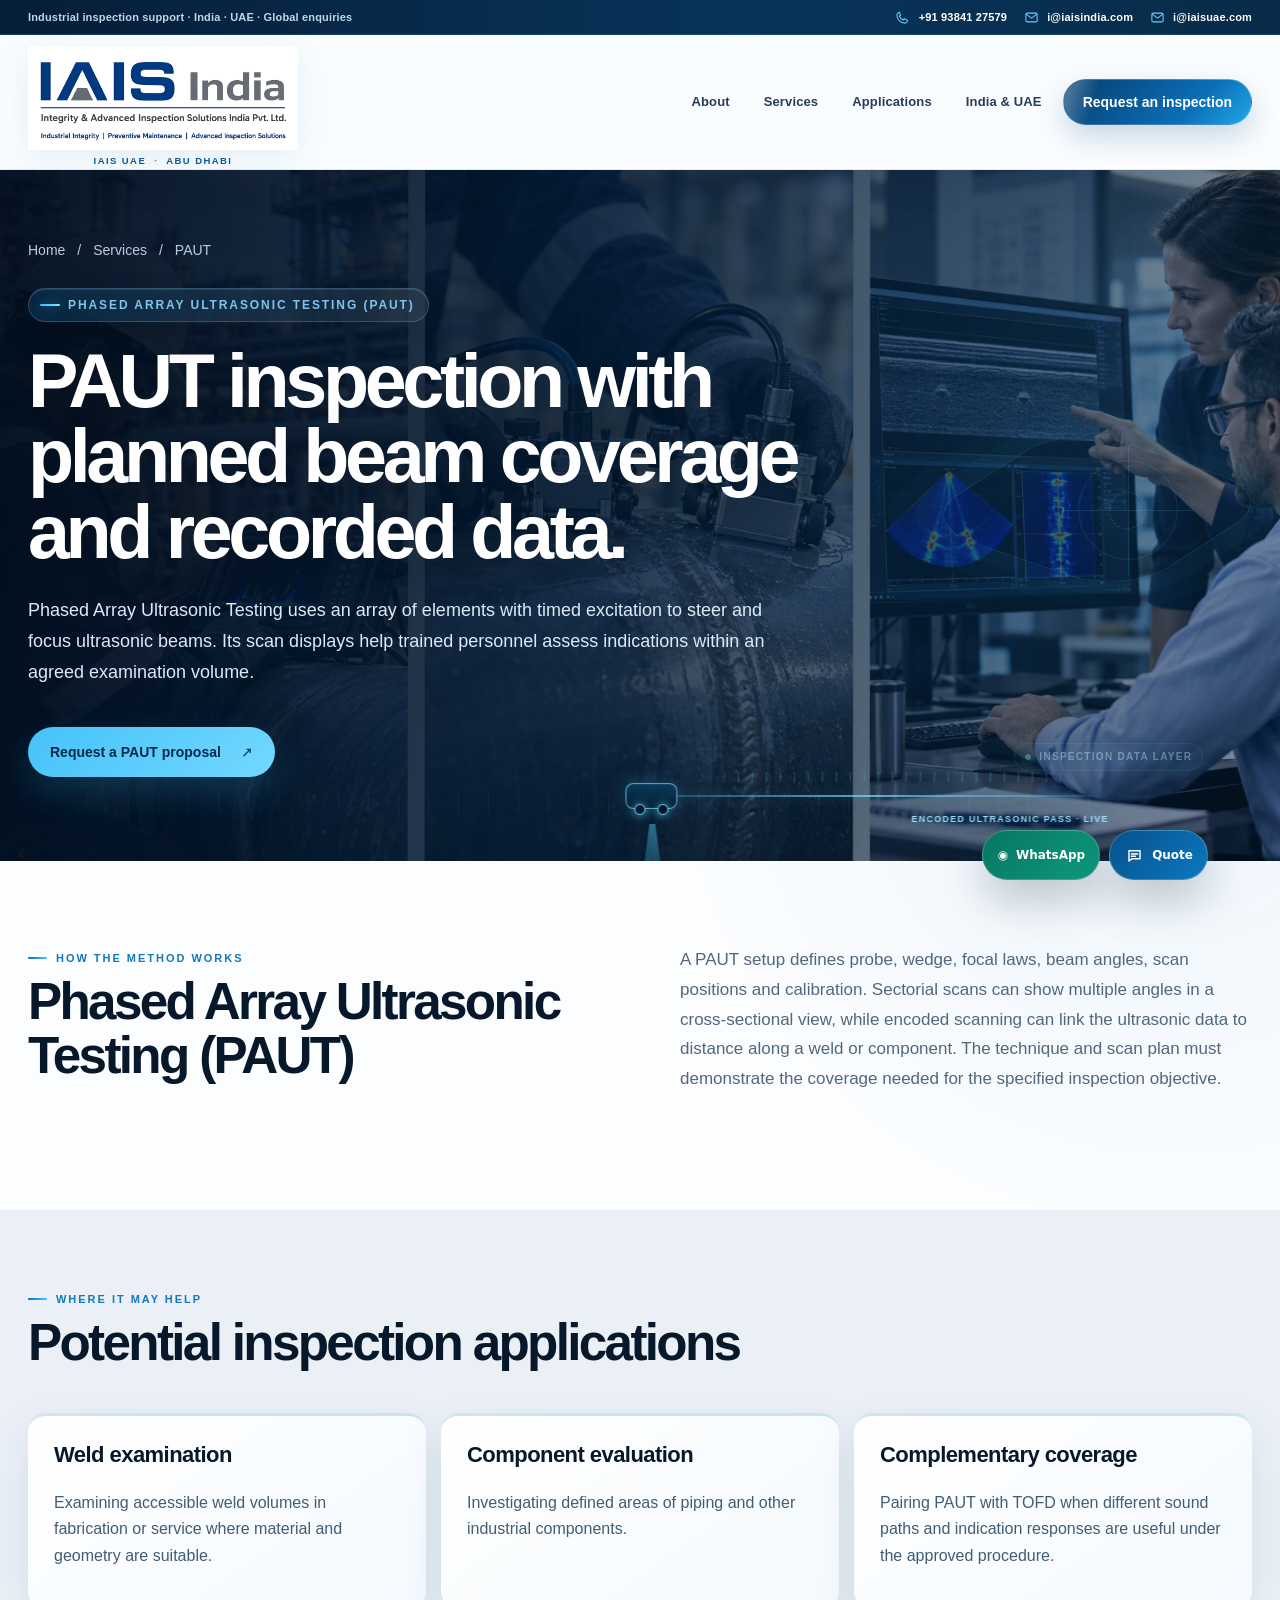
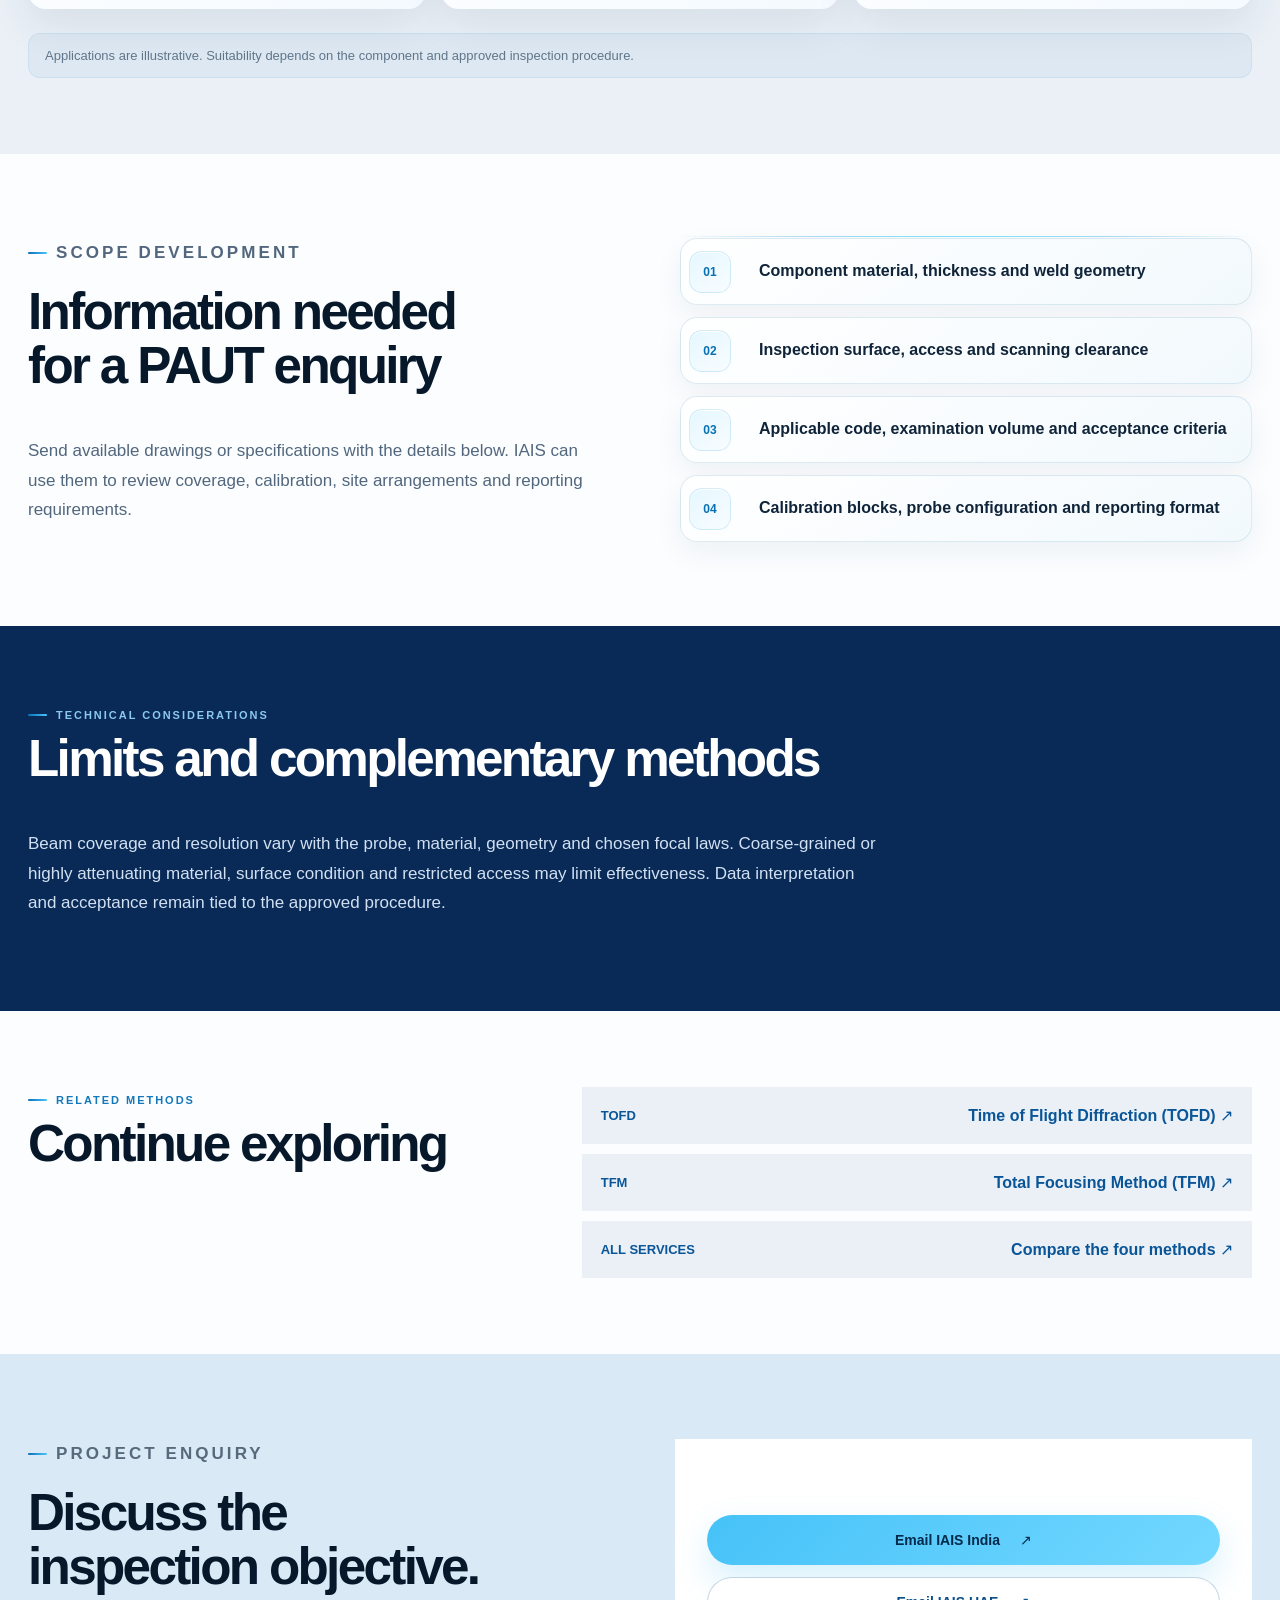
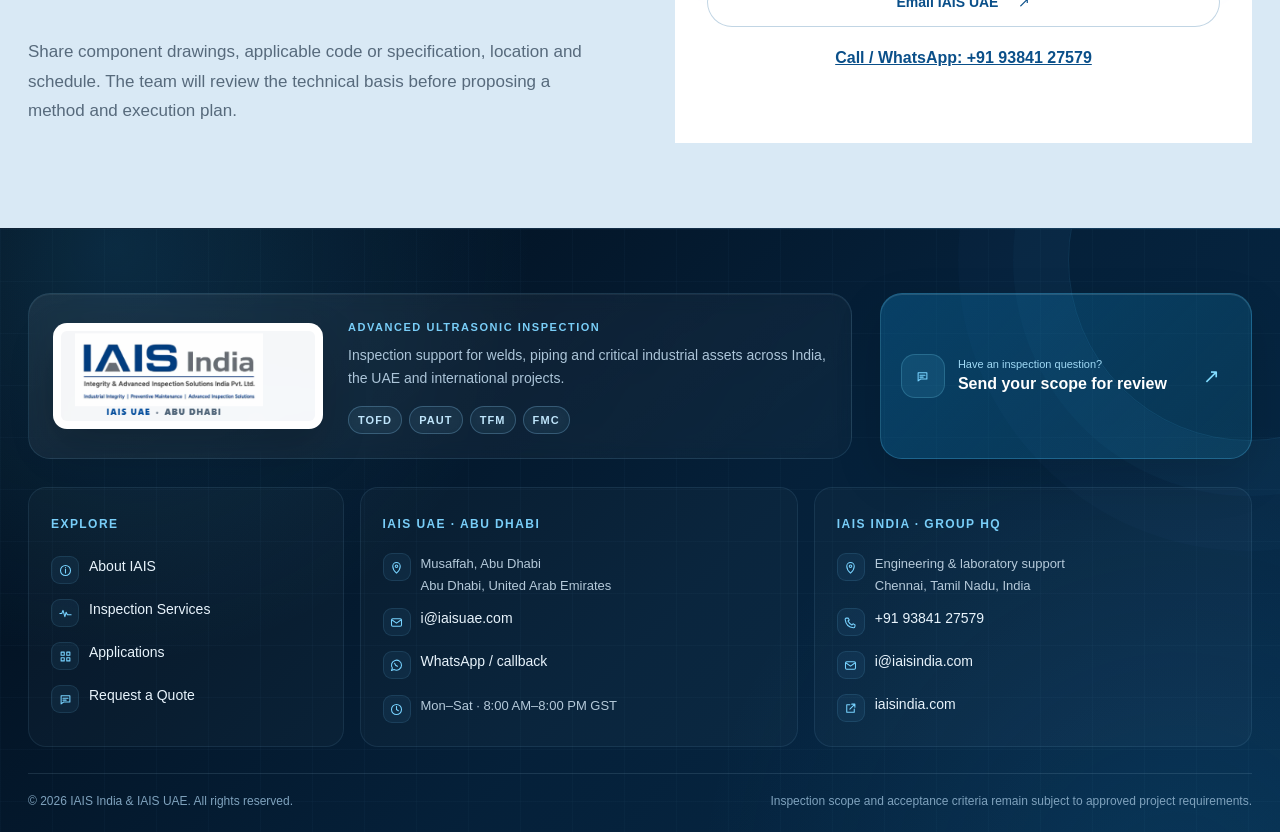
<file: paut.html>
<!DOCTYPE html>
<html lang="en">
 <head>
  <!-- ===== SEO + SOCIAL META: edit title/description/canonical here when page content changes ===== -->
  <meta charset="utf-8"/>
  <meta content="width=device-width,initial-scale=1" name="viewport"/>
  <title>
   PAUT Weld Inspection Services | IAIS India &amp; UAE NDT
  </title>
  <meta content="PAUT inspection services using phased array ultrasonic testing for welds and components, with practical scoping and project support from IAIS India and UAE." name="description"/>
  <link href="https://www.tofdinspectionservices.com/paut.html" rel="canonical"/>
  <meta content="website" property="og:type"/>
  <meta content="PAUT Weld Inspection Services | IAIS India &amp; UAE NDT" property="og:title"/>
  <meta content="PAUT inspection services using phased array ultrasonic testing for welds and components, with practical scoping and project support from IAIS India and UAE." property="og:description"/>
  <meta content="https://www.tofdinspectionservices.com/paut.html" property="og:url"/>
  <meta content="https://www.tofdinspectionservices.com/paut.html" name="twitter:url"/>
  <meta content="summary_large_image" name="twitter:card"/>
  <meta content="PAUT Weld Inspection Services | IAIS India &amp; UAE NDT" name="twitter:title"/>
  <meta content="PAUT inspection services using phased array ultrasonic testing for welds and components, with practical scoping and project support from IAIS India and UAE." name="twitter:description"/>
  <meta content="https://www.tofdinspectionservices.com/assets/images/og-paut-inspection.webp" property="og:image"/>
  <meta content="1200" property="og:image:width"/>
  <meta content="630" property="og:image:height"/>
  <meta content="Phased array ultrasonic testing PAUT inspection for industrial welds and components" property="og:image:alt"/>
  <meta content="https://www.tofdinspectionservices.com/assets/images/og-paut-inspection.webp" name="twitter:image"/>
  <meta content="Phased array ultrasonic testing PAUT inspection for industrial welds and components" name="twitter:image:alt"/>
  <meta content="#041426" name="theme-color"/>
  <link href="assets/css/style.css" rel="stylesheet"/>
  <script type="application/ld+json">
   {"@context":"https://schema.org","@graph":[{"@type":"WebPage","@id":"https://www.tofdinspectionservices.com/services.htmlpaut/#webpage","url":"https://www.tofdinspectionservices.com/services.htmlpaut/","name":"PAUT Inspection Services for Welds & Components | IAIS","isPartOf":{"@id":"https://www.tofdinspectionservices.com/#website"}},{"@type":"BreadcrumbList","itemListElement":[{"@type":"ListItem","position":1,"name":"Home","item":"https://www.tofdinspectionservices.com/"},{"@type":"ListItem","position":2,"name":"Services","item":"https://www.tofdinspectionservices.com/services.html"},{"@type":"ListItem","position":3,"name":"PAUT","item":"https://www.tofdinspectionservices.com/services.htmlpaut/"}]},{"@type":"Service","name":"Phased Array Ultrasonic Testing (PAUT) inspection services","serviceType":"Phased Array Ultrasonic Testing (PAUT)","url":"https://www.tofdinspectionservices.com/services.htmlpaut/","provider":[{"@type":"Organization","name":"Integrity & Advanced Inspection Solutions India Pvt. Ltd.","url":"https://iaisindia.com/"},{"@type":"Organization","name":"Integrity & Advanced Inspection Solutions UAE LLC","url":"https://iaisuae.com/"}]}]}
  </script>
  <meta content="TOFD inspection, PAUT inspection, TFM inspection, FMC inspection, ultrasonic testing, advanced ultrasonic testing, NDT services, non destructive testing, weld inspection, pipe weld inspection, industrial inspection, ultrasonic weld testing, encoded ultrasonic testing, phased array ultrasonic testing, time of flight diffraction, total focusing method, full matrix capture, weld quality inspection, pipeline inspection, piping inspection, pressure vessel inspection, fabrication inspection, in service inspection, asset integrity inspection, industrial NDT, NDT company, NDT UAE, NDT Abu Dhabi, NDT India, NDT Chennai, ultrasonic inspection UAE, ultrasonic inspection India, TOFD UAE, TOFD India, PAUT UAE, PAUT India, TFM UAE, TFM India, FMC UAE, FMC India, weld defect detection, weld flaw detection, ultrasonic imaging, NDT engineering, inspection services Abu Dhabi, inspection services Chennai, IAIS UAE, IAIS India, Integrity Advanced Inspection Solutions, advanced inspection services" name="keywords"/>
  <meta content="index, follow, max-image-preview:large, max-snippet:-1, max-video-preview:-1" name="robots"/>
  <meta content="index, follow, max-image-preview:large, max-snippet:-1, max-video-preview:-1" name="googlebot"/>
  <meta content="index, follow, max-image-preview:large, max-snippet:-1, max-video-preview:-1" name="bingbot"/>
  <meta content="Integrity &amp; Advanced Inspection Solutions (IAIS)" name="author"/>
  <meta content="telephone=yes" name="format-detection"/>
  <meta content="en_US" property="og:locale"/>
  <meta content="IAIS Advanced Ultrasonic Inspection" property="og:site_name"/>
  <link href="assets/images/favicon.jpg" rel="icon" type="image/jpeg"/>
  <link href="assets/images/favicon.ico" rel="icon" sizes="any"/>
  <link href="assets/images/favicon-32.png" rel="icon" sizes="32x32" type="image/png"/>
  <link href="assets/images/favicon-16.png" rel="icon" sizes="16x16" type="image/png"/>
  <link href="assets/images/apple-touch-icon.png" rel="apple-touch-icon"/>
  <meta content="light" name="color-scheme"/>
 </head>
 <body class="enhanced-ui page-paut">
  <!-- EDITOR NOTE: This is plain HTML. Search for ===== comments to find major sections quickly. -->
  <a class="skip" href="#main">
   Skip to content
  </a>
  <!-- ===== SITE HEADER / MAIN NAVIGATION ===== -->
  <header class="site-header">
   <div class="contact-ribbon">
    <div class="wrap contact-ribbon-inner">
     <span class="contact-ribbon-intro">
      Industrial inspection support &middot; India &middot; UAE &middot; Global enquiries
     </span>
     <div class="contact-ribbon-links">
      <a href="tel:+919384127579">
       <span aria-hidden="true" class="ribbon-icon">
        <svg viewbox="0 0 24 24">
         <path d="M6.6 3.5 9 8l-2 2c1.4 3 3 4.6 6 6l2-2 4.5 2.4c.5.3.7.9.5 1.4-.8 2-2.2 3.2-4 3.2C9.1 21 3 14.9 3 7.9c0-1.8 1.2-3.2 3.2-4 .5-.2 1.1 0 1.4.5Z">
         </path>
        </svg>
       </span>
       <span>
        +91 93841 27579
       </span>
      </a>
      <a href="mailto:i@iaisindia.com">
       <span aria-hidden="true" class="ribbon-icon">
        <svg viewbox="0 0 24 24">
         <rect height="14" rx="2" width="18" x="3" y="5">
         </rect>
         <path d="m4 7 8 6 8-6">
         </path>
        </svg>
       </span>
       <span>
        i@iaisindia.com
       </span>
      </a>
      <a href="mailto:i@iaisuae.com">
       <span aria-hidden="true" class="ribbon-icon">
        <svg viewbox="0 0 24 24">
         <rect height="14" rx="2" width="18" x="3" y="5">
         </rect>
         <path d="m4 7 8 6 8-6">
         </path>
        </svg>
       </span>
       <span>
        i@iaisuae.com
       </span>
      </a>
     </div>
    </div>
   </div>
   <div class="wrap header-inner">
    <a aria-label="IAIS India home" class="brand" href="index.html">
     <!-- Clear high-resolution IAIS India logo.
          Replace only this image file later if the logo changes. -->
     <img alt="IAIS India — Integrity & Advanced Inspection Solutions" class="brand-logo" height="780" src="assets/images/iais-india-logo-clear.png" width="2017"/>
     <!-- UAE office line stays as real HTML text so it remains sharp at every size. -->
     <span class="brand-uae-line">IAIS UAE <span aria-hidden="true">·</span> ABU DHABI</span>
    </a>
    <button aria-controls="site-nav" aria-expanded="false" class="menu-button">
     Menu
     <span aria-hidden="true">
      ☰
     </span>
    </button>
    <nav aria-label="Main navigation" id="site-nav">
     <a href="about.html">
      About
     </a>
     <a aria-current="page" href="services.html">
      Services
     </a>
     <a href="applications.html">
      Applications
     </a>
     <a href="index.html#locations">
      India &amp; UAE
     </a>
     <a class="nav-cta" href="contact.html">
      Request an inspection
     </a>
    </nav>
   </div>
  </header>
  <!-- ===== PAGE CONTENT START ===== -->
  <main id="main">
   <!-- ===== CONTENT SECTION 1: subhero method-hero ===== -->
   <section class="subhero method-hero">
    <div class="wrap">
     <nav aria-label="Breadcrumb" class="breadcrumb">
      <a href="index.html">
       Home
      </a>
      <span aria-hidden="true">
       /
      </span>
      <a href="services.html">
       Services
      </a>
      <span aria-hidden="true">
       /
      </span>
      <span>
       PAUT
      </span>
     </nav>
     <p class="eyebrow">
      PHASED ARRAY ULTRASONIC TESTING (PAUT)
     </p>
     <h1>
      PAUT inspection with planned beam coverage and recorded data.
     </h1>
     <p class="lead">
      Phased Array Ultrasonic Testing uses an array of elements with timed excitation to steer and focus ultrasonic beams. Its scan displays help trained personnel assess indications within an agreed examination volume.
     </p>
     <a class="button primary" href="#enquire">
      Request a PAUT proposal
      <span aria-hidden="true">
       &nearrow;
      </span>
     </a>
    </div>
   </section>
   <!-- ===== CONTENT SECTION 2: method-intro wrap ===== -->
   <section class="method-intro wrap">
    <div>
     <p class="section-kicker">
      HOW THE METHOD WORKS
     </p>
     <h2>
      Phased Array Ultrasonic Testing (PAUT)
     </h2>
    </div>
    <p>
     A PAUT setup defines probe, wedge, focal laws, beam angles, scan positions and calibration. Sectorial scans can show multiple angles in a cross-sectional view, while encoded scanning can link the ultrasonic data to distance along a weld or component. The technique and scan plan must demonstrate the coverage needed for the specified inspection objective.
    </p>
   </section>
   <!-- ===== CONTENT SECTION 3: method-use ===== -->
   <section class="method-use">
    <div class="wrap">
     <p class="section-kicker">
      WHERE IT MAY HELP
     </p>
     <h2>
      Potential inspection applications
     </h2>
     <div class="method-use-grid">
      <article>
       <h3>
        Weld examination
       </h3>
       <p>
        Examining accessible weld volumes in fabrication or service where material and geometry are suitable.
       </p>
      </article>
      <article>
       <h3>
        Component evaluation
       </h3>
       <p>
        Investigating defined areas of piping and other industrial components.
       </p>
      </article>
      <article>
       <h3>
        Complementary coverage
       </h3>
       <p>
        Pairing PAUT with TOFD when different sound paths and indication responses are useful under the approved procedure.
       </p>
      </article>
     </div>
     <p class="method-note">
      Applications are illustrative. Suitability depends on the component and approved inspection procedure.
     </p>
    </div>
   </section>
   <!-- ===== CONTENT SECTION 4: method-planning wrap ===== -->
   <section class="method-planning wrap">
    <div>
     <p class="section-kicker">
      SCOPE DEVELOPMENT
     </p>
     <h2>
      Information needed for a PAUT enquiry
     </h2>
     <p>
      Send available drawings or specifications with the details below. IAIS can use them to review coverage, calibration, site arrangements and reporting requirements.
     </p>
    </div>
    <div class="service-checklist">
     <div>
      <b>
       01
      </b>
      <span>
       Component material, thickness and weld geometry
      </span>
     </div>
     <div>
      <b>
       02
      </b>
      <span>
       Inspection surface, access and scanning clearance
      </span>
     </div>
     <div>
      <b>
       03
      </b>
      <span>
       Applicable code, examination volume and acceptance criteria
      </span>
     </div>
     <div>
      <b>
       04
      </b>
      <span>
       Calibration blocks, probe configuration and reporting format
      </span>
     </div>
    </div>
   </section>
   <!-- ===== CONTENT SECTION 5: method-limits ===== -->
   <section class="method-limits">
    <div class="wrap">
     <p class="section-kicker">
      TECHNICAL CONSIDERATIONS
     </p>
     <h2>
      Limits and complementary methods
     </h2>
     <p>
      Beam coverage and resolution vary with the probe, material, geometry and chosen focal laws. Coarse-grained or highly attenuating material, surface condition and restricted access may limit effectiveness. Data interpretation and acceptance remain tied to the approved procedure.
     </p>
    </div>
   </section>
   <!-- ===== CONTENT SECTION 6: related wrap ===== -->
   <section class="related wrap">
    <div>
     <p class="section-kicker">
      RELATED METHODS
     </p>
     <h2>
      Continue exploring
     </h2>
    </div>
    <div class="related-links">
     <a href="tofd.html">
      <strong>
       TOFD
      </strong>
      <span>
       Time of Flight Diffraction (TOFD) &nearrow;
      </span>
     </a>
     <a href="tfm.html">
      <strong>
       TFM
      </strong>
      <span>
       Total Focusing Method (TFM) &nearrow;
      </span>
     </a>
     <a href="services.html">
      <strong>
       ALL SERVICES
      </strong>
      <span>
       Compare the four methods &nearrow;
      </span>
     </a>
    </div>
   </section>
   <!-- ===== CONTENT SECTION 7: enquire ===== -->
   <section class="enquiry" id="enquire">
    <div class="wrap enquiry-grid">
     <div>
      <p class="section-kicker">
       PROJECT ENQUIRY
      </p>
      <h2>
       Discuss the inspection objective.
      </h2>
      <p>
       Share component drawings, applicable code or specification, location and schedule. The team will review the technical basis before proposing a method and execution plan.
      </p>
     </div>
     <div class="contact-panel">
      <a class="button primary" href="mailto:i@iaisindia.com?subject=PAUT%20inspection%20enquiry">
       Email IAIS India
       <span aria-hidden="true">
        &nearrow;
       </span>
      </a>
      <a class="button outline" href="mailto:i@iaisuae.com?subject=PAUT%20inspection%20enquiry">
       Email IAIS UAE
       <span aria-hidden="true">
        &nearrow;
       </span>
      </a>
      <a class="phone" href="tel:+919384127579">
       Call / WhatsApp: +91 93841 27579
      </a>
     </div>
    </div>
   </section>
  </main>
  <!-- ===== FOOTER / CONTACT DETAILS ===== -->
  <footer class="site-footer">
   <div class="wrap footer-top">
    <div class="footer-brand-block">
     <a aria-label="IAIS advanced inspection home" class="footer-logo-link" href="index.html">
      <img alt="IAIS India and IAIS UAE Abu Dhabi" class="footer-logo" height="116" loading="lazy" src="assets/images/iais-uae-footer-brand.png" width="327"/>
     </a>
     <div class="footer-brand-copy">
      <p class="footer-overline">
       ADVANCED ULTRASONIC INSPECTION
      </p>
      <p>
       Inspection support for welds, piping and critical industrial assets across India, the UAE and international projects.
      </p>
      <div class="footer-badges">
       <span>
        TOFD
       </span>
       <span>
        PAUT
       </span>
       <span>
        TFM
       </span>
       <span>
        FMC
       </span>
      </div>
     </div>
    </div>
    <a class="footer-scope-cta" href="contact.html">
     <span aria-hidden="true" class="footer-icon">
      <svg viewbox="0 0 24 24">
       <path d="M5 6h14v10H9l-4 3V6Z">
       </path>
       <path d="M8 10h8M8 13h5">
       </path>
      </svg>
     </span>
     <span>
      <small>
       Have an inspection question?
      </small>
      <strong>
       Send your scope for review
      </strong>
     </span>
     <b aria-hidden="true">
      &nearrow;
     </b>
    </a>
   </div>
   <div class="wrap premium-footer-grid">
    <div class="footer-col footer-nav-panel">
     <span class="footer-title">
      Explore
     </span>
     <a href="about.html">
      <span aria-hidden="true" class="footer-icon">
       <svg viewbox="0 0 24 24">
        <circle cx="12" cy="12" r="8">
        </circle>
        <path d="M12 10v6M12 7.3v.2">
        </path>
       </svg>
      </span>
      <span>
       About IAIS
      </span>
     </a>
     <a href="services.html">
      <span aria-hidden="true" class="footer-icon">
       <svg viewbox="0 0 24 24">
        <path d="M3 12h3l2-5 3 10 2-7 2 4h6">
        </path>
       </svg>
      </span>
      <span>
       Inspection Services
      </span>
     </a>
     <a href="applications.html">
      <span aria-hidden="true" class="footer-icon">
       <svg viewbox="0 0 24 24">
        <path d="M5 5h5v5H5zM14 5h5v5h-5zM5 14h5v5H5zM14 14h5v5h-5z">
        </path>
       </svg>
      </span>
      <span>
       Applications
      </span>
     </a>
     <a href="contact.html">
      <span aria-hidden="true" class="footer-icon">
       <svg viewbox="0 0 24 24">
        <path d="M5 6h14v10H9l-4 3V6Z">
        </path>
        <path d="M8 10h8M8 13h5">
        </path>
       </svg>
      </span>
      <span>
       Request a Quote
      </span>
     </a>
    </div>
    <div class="footer-col footer-office-card">
     <span class="footer-title">
      IAIS UAE &middot; Abu Dhabi
     </span>
     <p class="footer-detail">
      <span aria-hidden="true" class="footer-icon">
       <svg viewbox="0 0 24 24">
        <path d="M12 21s6-5.4 6-11a6 6 0 1 0-12 0c0 5.6 6 11 6 11Z">
        </path>
        <circle cx="12" cy="10" r="2">
        </circle>
       </svg>
      </span>
      <span>
       Musaffah, Abu Dhabi
       <br/>
       Abu Dhabi, United Arab Emirates
      </span>
     </p>
     <a href="mailto:i@iaisuae.com">
      <span aria-hidden="true" class="footer-icon">
       <svg viewbox="0 0 24 24">
        <rect height="12" rx="2" width="16" x="4" y="6">
        </rect>
        <path d="m5 8 7 5 7-5">
        </path>
       </svg>
      </span>
      <span>
       i@iaisuae.com
      </span>
     </a>
     <a href="https://wa.me/919384127579" rel="noopener noreferrer" target="_blank">
      <span aria-hidden="true" class="footer-icon">
       <svg viewbox="0 0 24 24">
        <path d="M20 11.5a8 8 0 0 1-11.9 7L4 20l1.4-4A8 8 0 1 1 20 11.5Z">
        </path>
        <path d="M9 8.5c.6 2.4 2.2 4 4.6 4.7">
        </path>
       </svg>
      </span>
      <span>
       WhatsApp / callback
      </span>
     </a>
     <p class="footer-detail footer-hours">
      <span aria-hidden="true" class="footer-icon">
       <svg viewbox="0 0 24 24">
        <circle cx="12" cy="12" r="8">
        </circle>
        <path d="M12 7v5l3 2">
        </path>
       </svg>
      </span>
      <span>
       Mon&ndash;Sat &middot; 8:00 AM&ndash;8:00 PM GST
      </span>
     </p>
    </div>
    <div class="footer-col footer-office-card">
     <span class="footer-title">
      IAIS India &middot; Group HQ
     </span>
     <p class="footer-detail">
      <span aria-hidden="true" class="footer-icon">
       <svg viewbox="0 0 24 24">
        <path d="M12 21s6-5.4 6-11a6 6 0 1 0-12 0c0 5.6 6 11 6 11Z">
        </path>
        <circle cx="12" cy="10" r="2">
        </circle>
       </svg>
      </span>
      <span>
       Engineering &amp; laboratory support
       <br/>
       Chennai, Tamil Nadu, India
      </span>
     </p>
     <a href="tel:+919384127579">
      <span aria-hidden="true" class="footer-icon">
       <svg viewbox="0 0 24 24">
        <path d="M8.2 4.7 10 8l-2 1.6a14 14 0 0 0 6.4 6.4L16 14l3.3 1.8-.4 3a2 2 0 0 1-2.2 1.7C9.6 19.6 4.4 14.4 3.5 7.3A2 2 0 0 1 5.2 5l3-.3Z">
        </path>
       </svg>
      </span>
      <span>
       +91 93841 27579
      </span>
     </a>
     <a href="mailto:i@iaisindia.com">
      <span aria-hidden="true" class="footer-icon">
       <svg viewbox="0 0 24 24">
        <rect height="12" rx="2" width="16" x="4" y="6">
        </rect>
        <path d="m5 8 7 5 7-5">
        </path>
       </svg>
      </span>
      <span>
       i@iaisindia.com
      </span>
     </a>
     <a href="https://iaisindia.com/" rel="noopener noreferrer" target="_blank">
      <span aria-hidden="true" class="footer-icon">
       <svg viewbox="0 0 24 24">
        <path d="M14 5h5v5M19 5l-8 8">
        </path>
        <path d="M18 13v5H6V6h5">
        </path>
       </svg>
      </span>
      <span>
       iaisindia.com
      </span>
     </a>
    </div>
   </div>
   <div class="wrap footer-bottom">
    <span>
     &copy;
     <span id="year">
      2026
     </span>
     IAIS India &amp; IAIS UAE. All rights reserved.
    </span>
    <span>
     Inspection scope and acceptance criteria remain subject to approved project requirements.
    </span>
   </div>
  </footer>
  <!-- ===== JAVASCRIPT: menu, animations, 3D tilt, form behavior ===== -->
  <script defer="" src="assets/js/site.js">
  </script>
  <div aria-label="Quick contact actions" class="floating-actions">
   <a aria-label="Chat with IAIS on WhatsApp" class="float-action whatsapp" href="https://wa.me/919384127579" rel="noopener noreferrer" target="_blank">
    <span aria-hidden="true">
     ◉
    </span>
    <b>
     WhatsApp
    </b>
   </a>
   <a aria-label="Request an inspection quote" class="float-action quote" href="contact.html">
    <span aria-hidden="true" class="inline-icon">
     <svg viewbox="0 0 24 24">
      <path d="M5 6h14v10H9l-4 3V6Z">
      </path>
      <path d="M8 10h8M8 13h5">
      </path>
     </svg>
    </span>
    <b>
     Quote
    </b>
   </a>
   <button aria-label="Back to top" class="float-action top" type="button">
    <span aria-hidden="true" class="inline-icon">
     <svg viewbox="0 0 24 24">
      <path d="m7 13 5-5 5 5M12 8v10">
      </path>
     </svg>
    </span>
   </button>
  </div>
 </body>
</html>
</file>
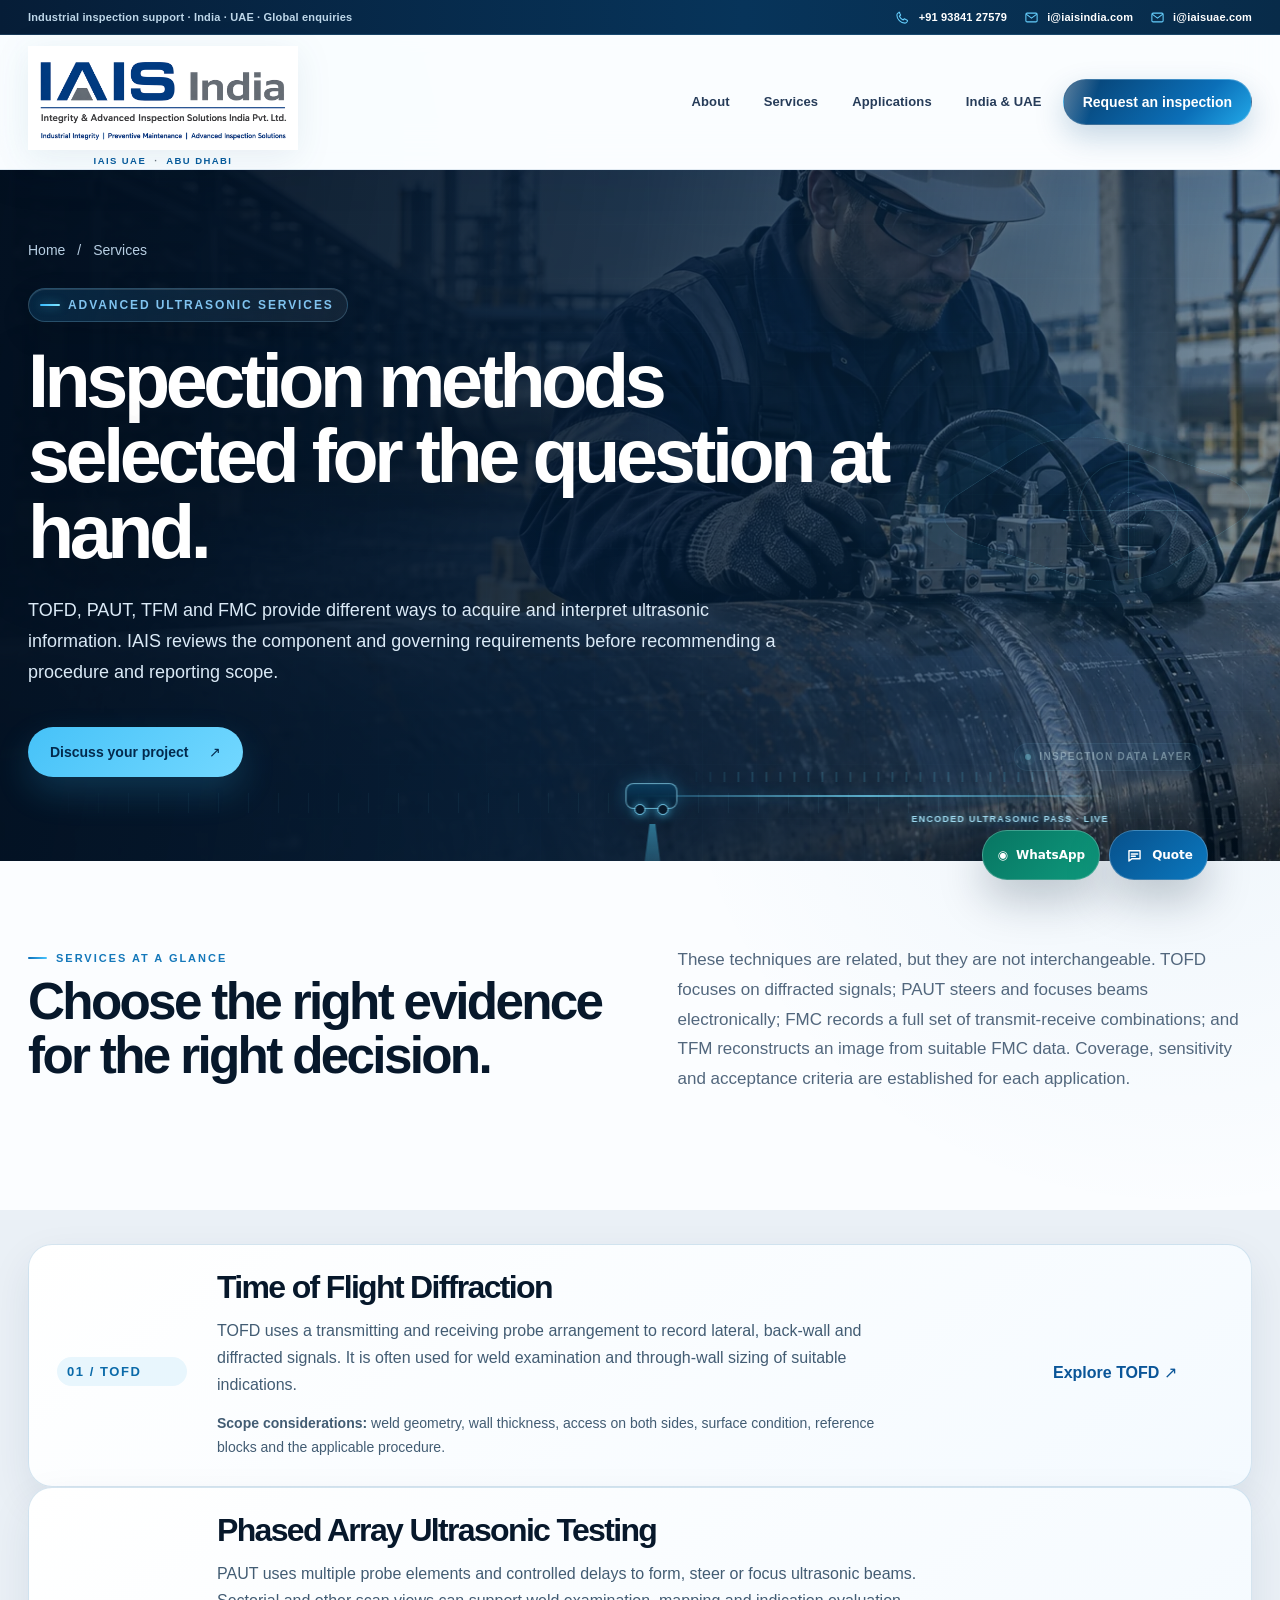
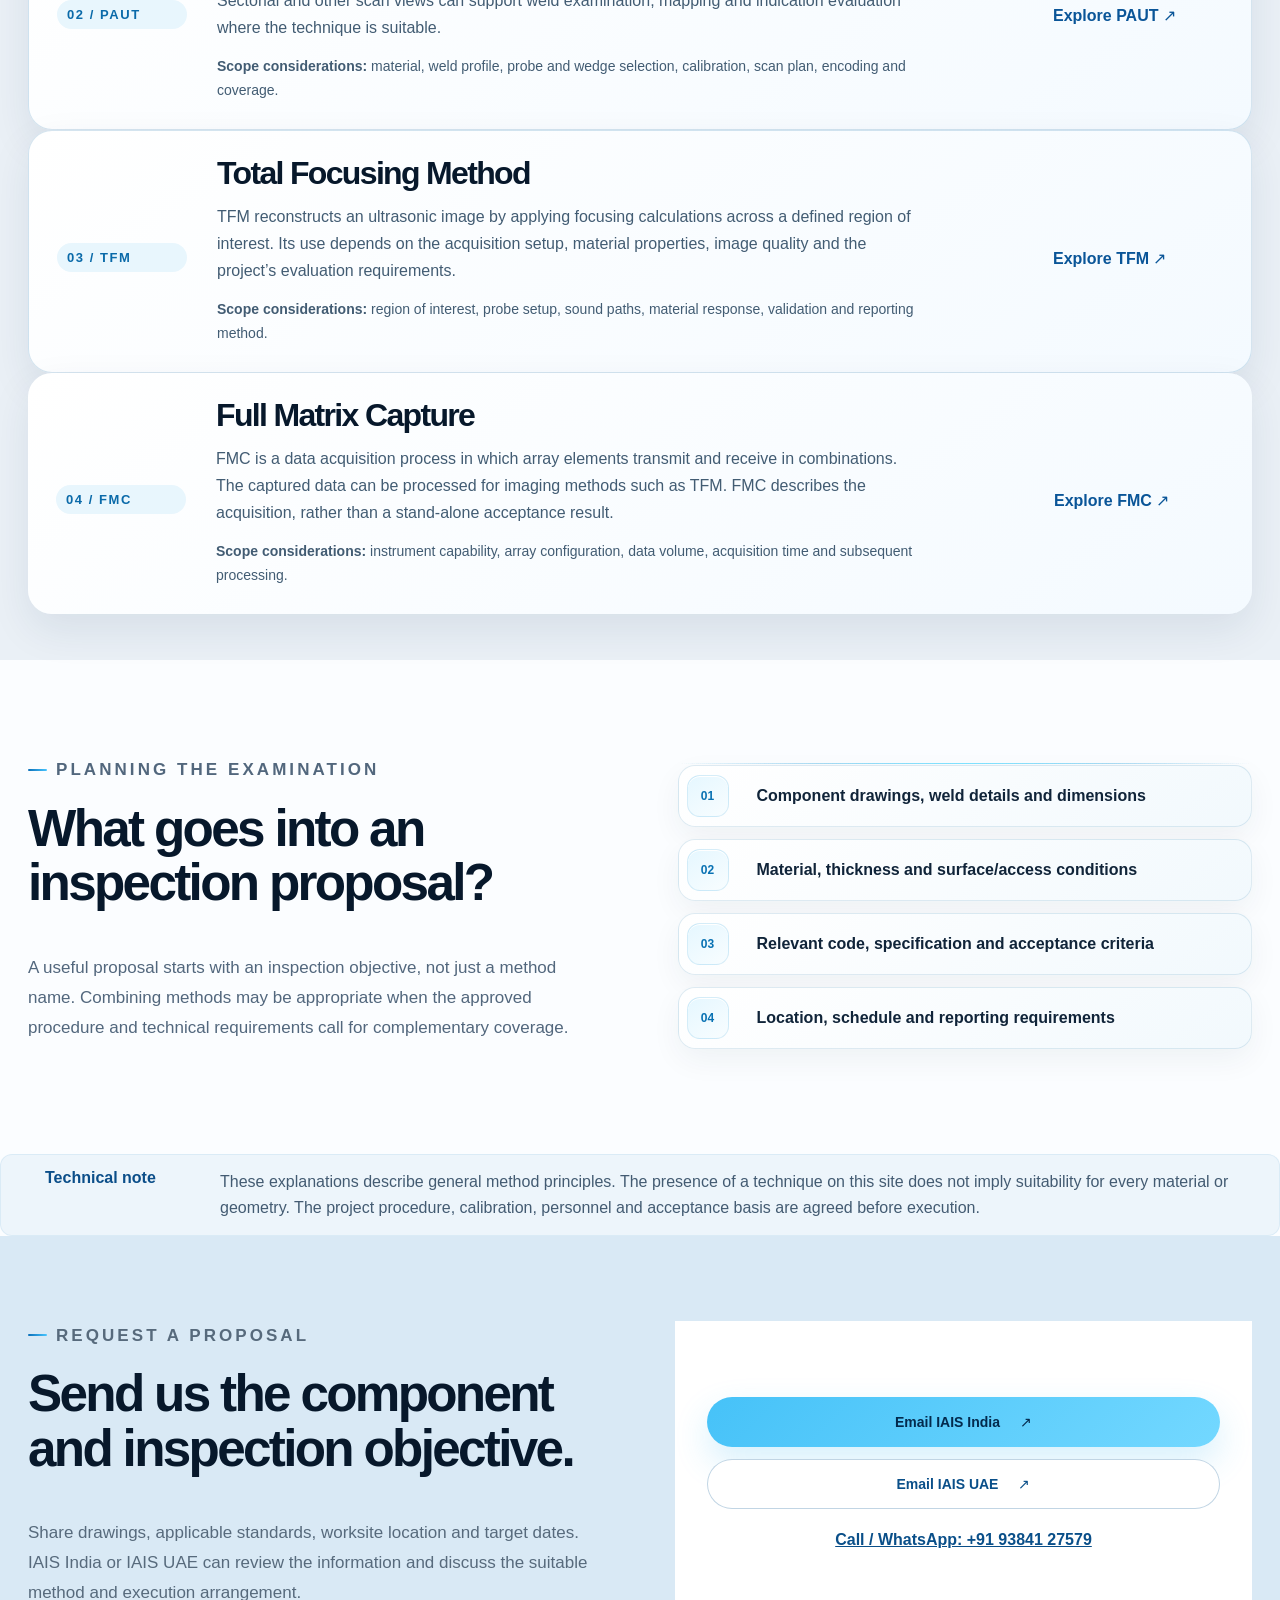
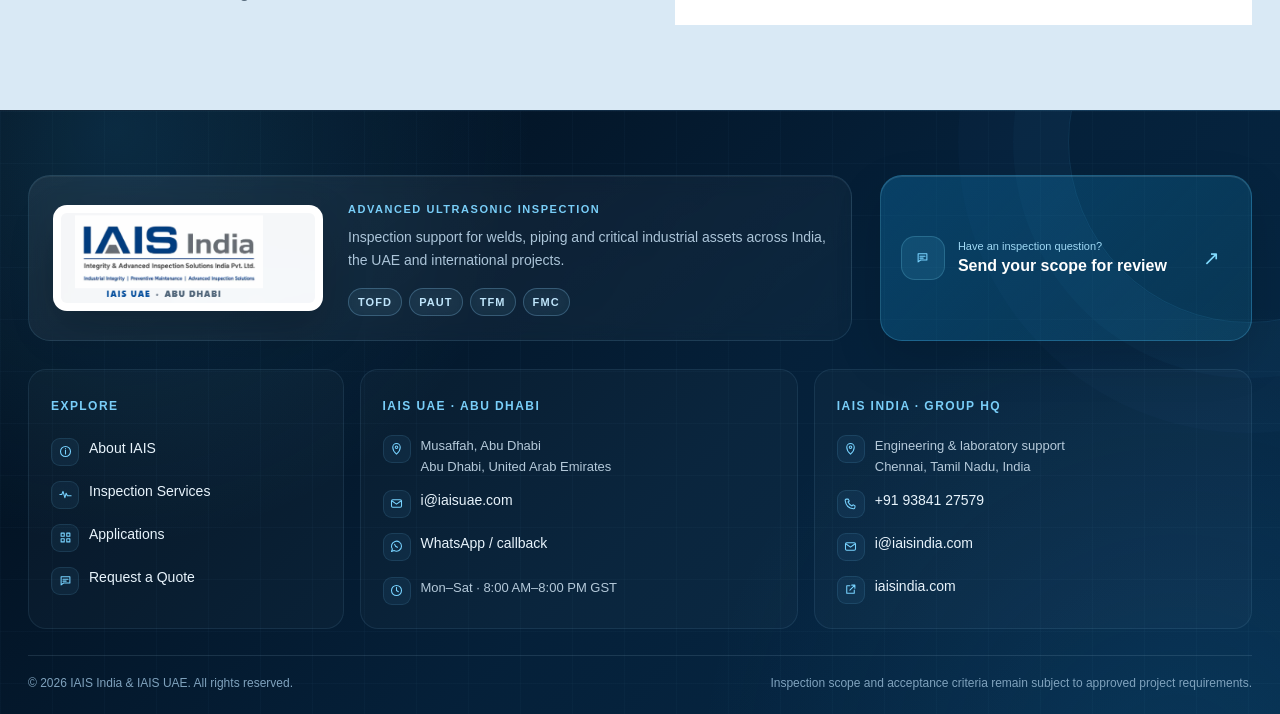
<file: services.html>
<!DOCTYPE html>
<html lang="en">
 <head>
  <!-- ===== SEO + SOCIAL META: edit title/description/canonical here when page content changes ===== -->
  <meta charset="utf-8"/>
  <meta content="width=device-width, initial-scale=1" name="viewport"/>
  <title>
   TOFD, PAUT, TFM &amp; FMC Inspection Services | IAIS UAE
  </title>
  <meta content="Explore IAIS TOFD, PAUT, TFM and FMC inspection services for welds, piping and critical assets, with project support in Abu Dhabi, India and worldwide." name="description"/>
  <link href="https://www.tofdinspectionservices.com/services.html" rel="canonical"/>
  <meta content="website" property="og:type"/>
  <meta content="TOFD, PAUT, TFM &amp; FMC Inspection Services | IAIS UAE" property="og:title"/>
  <meta content="Explore IAIS TOFD, PAUT, TFM and FMC inspection services for welds, piping and critical assets, with project support in Abu Dhabi, India and worldwide." property="og:description"/>
  <meta content="https://www.tofdinspectionservices.com/services.html" property="og:url"/>
  <meta content="https://www.tofdinspectionservices.com/services.html" name="twitter:url"/>
  <meta content="summary_large_image" name="twitter:card"/>
  <meta content="TOFD, PAUT, TFM &amp; FMC Inspection Services | IAIS UAE" name="twitter:title"/>
  <meta content="Explore IAIS TOFD, PAUT, TFM and FMC inspection services for welds, piping and critical assets, with project support in Abu Dhabi, India and worldwide." name="twitter:description"/>
  <meta content="https://www.tofdinspectionservices.com/assets/images/ultrasonic-inspection-workflow-hero.webp" property="og:image"/>
  <meta content="1200" property="og:image:width"/>
  <meta content="630" property="og:image:height"/>
  <meta content="Advanced ultrasonic inspection workflow covering TOFD PAUT TFM and FMC methods" property="og:image:alt"/>
  <meta content="https://www.tofdinspectionservices.com/assets/images/ultrasonic-inspection-workflow-hero.webp" name="twitter:image"/>
  <meta content="Advanced ultrasonic inspection workflow covering TOFD PAUT TFM and FMC methods" name="twitter:image:alt"/>
  <meta content="#041426" name="theme-color"/>
  <link href="assets/css/style.css" rel="stylesheet"/>
  <script type="application/ld+json">
   {"@context":"https://schema.org","@graph":[{"@type":"WebPage","@id":"https://www.tofdinspectionservices.com/services.html#webpage","url":"https://www.tofdinspectionservices.com/services.html","name":"Advanced Ultrasonic Inspection Services | IAIS India & UAE","isPartOf":{"@id":"https://www.tofdinspectionservices.com/#website"}},{"@type":"BreadcrumbList","itemListElement":[{"@type":"ListItem","position":1,"name":"Home","item":"https://www.tofdinspectionservices.com/"},{"@type":"ListItem","position":2,"name":"Services","item":"https://www.tofdinspectionservices.com/services.html"}]},{"@type":"Service","name":"Advanced ultrasonic inspection services","serviceType":"TOFD, PAUT, TFM and FMC inspection","url":"https://www.tofdinspectionservices.com/services.html","provider":[{"@type":"Organization","name":"Integrity & Advanced Inspection Solutions India Pvt. Ltd.","url":"https://iaisindia.com/"},{"@type":"Organization","name":"Integrity & Advanced Inspection Solutions UAE LLC","url":"https://iaisuae.com/"}],"areaServed":["India","United Arab Emirates"]}]}
  </script>
  <meta content="TOFD inspection, PAUT inspection, TFM inspection, FMC inspection, ultrasonic testing, advanced ultrasonic testing, NDT services, non destructive testing, weld inspection, pipe weld inspection, industrial inspection, ultrasonic weld testing, encoded ultrasonic testing, phased array ultrasonic testing, time of flight diffraction, total focusing method, full matrix capture, weld quality inspection, pipeline inspection, piping inspection, pressure vessel inspection, fabrication inspection, in service inspection, asset integrity inspection, industrial NDT, NDT company, NDT UAE, NDT Abu Dhabi, NDT India, NDT Chennai, ultrasonic inspection UAE, ultrasonic inspection India, TOFD UAE, TOFD India, PAUT UAE, PAUT India, TFM UAE, TFM India, FMC UAE, FMC India, weld defect detection, weld flaw detection, ultrasonic imaging, NDT engineering, inspection services Abu Dhabi, inspection services Chennai, IAIS UAE, IAIS India, Integrity Advanced Inspection Solutions, advanced inspection services" name="keywords"/>
  <meta content="index, follow, max-image-preview:large, max-snippet:-1, max-video-preview:-1" name="robots"/>
  <meta content="index, follow, max-image-preview:large, max-snippet:-1, max-video-preview:-1" name="googlebot"/>
  <meta content="index, follow, max-image-preview:large, max-snippet:-1, max-video-preview:-1" name="bingbot"/>
  <meta content="Integrity &amp; Advanced Inspection Solutions (IAIS)" name="author"/>
  <meta content="telephone=yes" name="format-detection"/>
  <meta content="en_US" property="og:locale"/>
  <meta content="IAIS Advanced Ultrasonic Inspection" property="og:site_name"/>
  <link href="assets/images/favicon.jpg" rel="icon" type="image/jpeg"/>
  <link href="assets/images/favicon.ico" rel="icon" sizes="any"/>
  <link href="assets/images/favicon-32.png" rel="icon" sizes="32x32" type="image/png"/>
  <link href="assets/images/favicon-16.png" rel="icon" sizes="16x16" type="image/png"/>
  <link href="assets/images/apple-touch-icon.png" rel="apple-touch-icon"/>
  <meta content="light" name="color-scheme"/>
 </head>
 <body class="enhanced-ui page-services">
  <!-- EDITOR NOTE: This is plain HTML. Search for ===== comments to find major sections quickly. -->
  <a class="skip" href="#main">
   Skip to content
  </a>
  <!-- ===== SITE HEADER / MAIN NAVIGATION ===== -->
  <header class="site-header">
   <div class="contact-ribbon">
    <div class="wrap contact-ribbon-inner">
     <span class="contact-ribbon-intro">
      Industrial inspection support &middot; India &middot; UAE &middot; Global enquiries
     </span>
     <div class="contact-ribbon-links">
      <a href="tel:+919384127579">
       <span aria-hidden="true" class="ribbon-icon">
        <svg viewbox="0 0 24 24">
         <path d="M6.6 3.5 9 8l-2 2c1.4 3 3 4.6 6 6l2-2 4.5 2.4c.5.3.7.9.5 1.4-.8 2-2.2 3.2-4 3.2C9.1 21 3 14.9 3 7.9c0-1.8 1.2-3.2 3.2-4 .5-.2 1.1 0 1.4.5Z">
         </path>
        </svg>
       </span>
       <span>
        +91 93841 27579
       </span>
      </a>
      <a href="mailto:i@iaisindia.com">
       <span aria-hidden="true" class="ribbon-icon">
        <svg viewbox="0 0 24 24">
         <rect height="14" rx="2" width="18" x="3" y="5">
         </rect>
         <path d="m4 7 8 6 8-6">
         </path>
        </svg>
       </span>
       <span>
        i@iaisindia.com
       </span>
      </a>
      <a href="mailto:i@iaisuae.com">
       <span aria-hidden="true" class="ribbon-icon">
        <svg viewbox="0 0 24 24">
         <rect height="14" rx="2" width="18" x="3" y="5">
         </rect>
         <path d="m4 7 8 6 8-6">
         </path>
        </svg>
       </span>
       <span>
        i@iaisuae.com
       </span>
      </a>
     </div>
    </div>
   </div>
   <div class="wrap header-inner">
    <a aria-label="IAIS India home" class="brand" href="index.html">
     <!-- Clear high-resolution IAIS India logo.
          Replace only this image file later if the logo changes. -->
     <img alt="IAIS India — Integrity & Advanced Inspection Solutions" class="brand-logo" height="780" src="assets/images/iais-india-logo-clear.png" width="2017"/>
     <!-- UAE office line stays as real HTML text so it remains sharp at every size. -->
     <span class="brand-uae-line">IAIS UAE <span aria-hidden="true">·</span> ABU DHABI</span>
    </a>
    <button aria-controls="site-nav" aria-expanded="false" class="menu-button">
     Menu
     <span aria-hidden="true">
      ☰
     </span>
    </button>
    <nav aria-label="Main navigation" id="site-nav">
     <a href="about.html">
      About
     </a>
     <a aria-current="page" href="services.html">
      Services
     </a>
     <a href="applications.html">
      Applications
     </a>
     <a href="index.html#locations">
      India &amp; UAE
     </a>
     <a class="nav-cta" href="contact.html">
      Request an inspection
     </a>
    </nav>
   </div>
  </header>
  <!-- ===== PAGE CONTENT START ===== -->
  <main id="main">
   <!-- ===== CONTENT SECTION 1: subhero services-hero ===== -->
   <section class="subhero services-hero">
    <div class="wrap">
     <nav aria-label="Breadcrumb" class="breadcrumb">
      <a href="index.html">
       Home
      </a>
      <span aria-hidden="true">
       /
      </span>
      <span>
       Services
      </span>
     </nav>
     <p class="eyebrow">
      ADVANCED ULTRASONIC SERVICES
     </p>
     <h1>
      Inspection methods selected for the question at hand.
     </h1>
     <p class="lead">
      TOFD, PAUT, TFM and FMC provide different ways to acquire and interpret ultrasonic information. IAIS reviews the component and governing requirements before recommending a procedure and reporting scope.
     </p>
     <a class="button primary" href="#request">
      Discuss your project
      <span aria-hidden="true">
       &nearrow;
      </span>
     </a>
    </div>
   </section>
   <!-- ===== CONTENT SECTION 2: service-intro wrap ===== -->
   <section class="service-intro wrap">
    <div>
     <p class="section-kicker">
      SERVICES AT A GLANCE
     </p>
     <h2>
      Choose the right evidence for the right decision.
     </h2>
    </div>
    <p>
     These techniques are related, but they are not interchangeable. TOFD focuses on diffracted signals; PAUT steers and focuses beams electronically; FMC records a full set of transmit-receive combinations; and TFM reconstructs an image from suitable FMC data. Coverage, sensitivity and acceptance criteria are established for each application.
    </p>
   </section>
   <!-- ===== CONTENT SECTION 3: service-list ===== -->
   <section aria-label="Inspection methods" class="service-list">
    <div class="wrap">
     <article class="service-row" id="tofd">
      <div class="service-code">
       01 / TOFD
      </div>
      <div>
       <h2>
        Time of Flight Diffraction
       </h2>
       <p>
        TOFD uses a transmitting and receiving probe arrangement to record lateral, back-wall and diffracted signals. It is often used for weld examination and through-wall sizing of suitable indications.
       </p>
       <p class="service-context">
        <strong>
         Scope considerations:
        </strong>
        weld geometry, wall thickness, access on both sides, surface condition, reference blocks and the applicable procedure.
       </p>
      </div>
      <a aria-label="Explore TOFD inspection service" href="tofd.html">
       Explore TOFD &nearrow;
      </a>
     </article>
     <article class="service-row" id="paut">
      <div class="service-code">
       02 / PAUT
      </div>
      <div>
       <h2>
        Phased Array Ultrasonic Testing
       </h2>
       <p>
        PAUT uses multiple probe elements and controlled delays to form, steer or focus ultrasonic beams. Sectorial and other scan views can support weld examination, mapping and indication evaluation where the technique is suitable.
       </p>
       <p class="service-context">
        <strong>
         Scope considerations:
        </strong>
        material, weld profile, probe and wedge selection, calibration, scan plan, encoding and coverage.
       </p>
      </div>
      <a aria-label="Explore PAUT inspection service" href="paut.html">
       Explore PAUT &nearrow;
      </a>
     </article>
     <article class="service-row" id="tfm">
      <div class="service-code">
       03 / TFM
      </div>
      <div>
       <h2>
        Total Focusing Method
       </h2>
       <p>
        TFM reconstructs an ultrasonic image by applying focusing calculations across a defined region of interest. Its use depends on the acquisition setup, material properties, image quality and the project&rsquo;s evaluation requirements.
       </p>
       <p class="service-context">
        <strong>
         Scope considerations:
        </strong>
        region of interest, probe setup, sound paths, material response, validation and reporting method.
       </p>
      </div>
      <a aria-label="Explore TFM inspection service" href="tfm.html">
       Explore TFM &nearrow;
      </a>
     </article>
     <article class="service-row" id="fmc">
      <div class="service-code">
       04 / FMC
      </div>
      <div>
       <h2>
        Full Matrix Capture
       </h2>
       <p>
        FMC is a data acquisition process in which array elements transmit and receive in combinations. The captured data can be processed for imaging methods such as TFM. FMC describes the acquisition, rather than a stand-alone acceptance result.
       </p>
       <p class="service-context">
        <strong>
         Scope considerations:
        </strong>
        instrument capability, array configuration, data volume, acquisition time and subsequent processing.
       </p>
      </div>
      <a aria-label="Explore FMC inspection service" href="fmc.html">
       Explore FMC &nearrow;
      </a>
     </article>
    </div>
   </section>
   <!-- ===== CONTENT SECTION 4: service-planning wrap ===== -->
   <section class="service-planning wrap">
    <div>
     <p class="section-kicker">
      PLANNING THE EXAMINATION
     </p>
     <h2>
      What goes into an inspection proposal?
     </h2>
     <p>
      A useful proposal starts with an inspection objective, not just a method name. Combining methods may be appropriate when the approved procedure and technical requirements call for complementary coverage.
     </p>
    </div>
    <div class="service-checklist">
     <div>
      <b>
       01
      </b>
      <span>
       Component drawings, weld details and dimensions
      </span>
     </div>
     <div>
      <b>
       02
      </b>
      <span>
       Material, thickness and surface/access conditions
      </span>
     </div>
     <div>
      <b>
       03
      </b>
      <span>
       Relevant code, specification and acceptance criteria
      </span>
     </div>
     <div>
      <b>
       04
      </b>
      <span>
       Location, schedule and reporting requirements
      </span>
     </div>
    </div>
   </section>
   <!-- ===== CONTENT SECTION 5: service-note ===== -->
   <section class="service-note">
    <div class="wrap">
     <strong>
      Technical note
     </strong>
     <p>
      These explanations describe general method principles. The presence of a technique on this site does not imply suitability for every material or geometry. The project procedure, calibration, personnel and acceptance basis are agreed before execution.
     </p>
    </div>
   </section>
   <!-- ===== CONTENT SECTION 6: request ===== -->
   <section class="enquiry" id="request">
    <div class="wrap enquiry-grid">
     <div>
      <p class="section-kicker">
       REQUEST A PROPOSAL
      </p>
      <h2>
       Send us the component and inspection objective.
      </h2>
      <p>
       Share drawings, applicable standards, worksite location and target dates. IAIS India or IAIS UAE can review the information and discuss the suitable method and execution arrangement.
      </p>
     </div>
     <div class="contact-panel">
      <a class="button primary" href="mailto:i@iaisindia.com?subject=Advanced%20ultrasonic%20inspection%20enquiry">
       Email IAIS India
       <span aria-hidden="true">
        &nearrow;
       </span>
      </a>
      <a class="button outline" href="mailto:i@iaisuae.com?subject=Advanced%20ultrasonic%20inspection%20enquiry">
       Email IAIS UAE
       <span aria-hidden="true">
        &nearrow;
       </span>
      </a>
      <a class="phone" href="tel:+919384127579">
       Call / WhatsApp: +91 93841 27579
      </a>
     </div>
    </div>
   </section>
  </main>
  <!-- ===== FOOTER / CONTACT DETAILS ===== -->
  <footer class="site-footer">
   <div class="wrap footer-top">
    <div class="footer-brand-block">
     <a aria-label="IAIS advanced inspection home" class="footer-logo-link" href="index.html">
      <img alt="IAIS India and IAIS UAE Abu Dhabi" class="footer-logo" height="116" loading="lazy" src="assets/images/iais-uae-footer-brand.png" width="327"/>
     </a>
     <div class="footer-brand-copy">
      <p class="footer-overline">
       ADVANCED ULTRASONIC INSPECTION
      </p>
      <p>
       Inspection support for welds, piping and critical industrial assets across India, the UAE and international projects.
      </p>
      <div class="footer-badges">
       <span>
        TOFD
       </span>
       <span>
        PAUT
       </span>
       <span>
        TFM
       </span>
       <span>
        FMC
       </span>
      </div>
     </div>
    </div>
    <a class="footer-scope-cta" href="contact.html">
     <span aria-hidden="true" class="footer-icon">
      <svg viewbox="0 0 24 24">
       <path d="M5 6h14v10H9l-4 3V6Z">
       </path>
       <path d="M8 10h8M8 13h5">
       </path>
      </svg>
     </span>
     <span>
      <small>
       Have an inspection question?
      </small>
      <strong>
       Send your scope for review
      </strong>
     </span>
     <b aria-hidden="true">
      &nearrow;
     </b>
    </a>
   </div>
   <div class="wrap premium-footer-grid">
    <div class="footer-col footer-nav-panel">
     <span class="footer-title">
      Explore
     </span>
     <a href="about.html">
      <span aria-hidden="true" class="footer-icon">
       <svg viewbox="0 0 24 24">
        <circle cx="12" cy="12" r="8">
        </circle>
        <path d="M12 10v6M12 7.3v.2">
        </path>
       </svg>
      </span>
      <span>
       About IAIS
      </span>
     </a>
     <a href="services.html">
      <span aria-hidden="true" class="footer-icon">
       <svg viewbox="0 0 24 24">
        <path d="M3 12h3l2-5 3 10 2-7 2 4h6">
        </path>
       </svg>
      </span>
      <span>
       Inspection Services
      </span>
     </a>
     <a href="applications.html">
      <span aria-hidden="true" class="footer-icon">
       <svg viewbox="0 0 24 24">
        <path d="M5 5h5v5H5zM14 5h5v5h-5zM5 14h5v5H5zM14 14h5v5h-5z">
        </path>
       </svg>
      </span>
      <span>
       Applications
      </span>
     </a>
     <a href="contact.html">
      <span aria-hidden="true" class="footer-icon">
       <svg viewbox="0 0 24 24">
        <path d="M5 6h14v10H9l-4 3V6Z">
        </path>
        <path d="M8 10h8M8 13h5">
        </path>
       </svg>
      </span>
      <span>
       Request a Quote
      </span>
     </a>
    </div>
    <div class="footer-col footer-office-card">
     <span class="footer-title">
      IAIS UAE &middot; Abu Dhabi
     </span>
     <p class="footer-detail">
      <span aria-hidden="true" class="footer-icon">
       <svg viewbox="0 0 24 24">
        <path d="M12 21s6-5.4 6-11a6 6 0 1 0-12 0c0 5.6 6 11 6 11Z">
        </path>
        <circle cx="12" cy="10" r="2">
        </circle>
       </svg>
      </span>
      <span>
       Musaffah, Abu Dhabi
       <br/>
       Abu Dhabi, United Arab Emirates
      </span>
     </p>
     <a href="mailto:i@iaisuae.com">
      <span aria-hidden="true" class="footer-icon">
       <svg viewbox="0 0 24 24">
        <rect height="12" rx="2" width="16" x="4" y="6">
        </rect>
        <path d="m5 8 7 5 7-5">
        </path>
       </svg>
      </span>
      <span>
       i@iaisuae.com
      </span>
     </a>
     <a href="https://wa.me/919384127579" rel="noopener noreferrer" target="_blank">
      <span aria-hidden="true" class="footer-icon">
       <svg viewbox="0 0 24 24">
        <path d="M20 11.5a8 8 0 0 1-11.9 7L4 20l1.4-4A8 8 0 1 1 20 11.5Z">
        </path>
        <path d="M9 8.5c.6 2.4 2.2 4 4.6 4.7">
        </path>
       </svg>
      </span>
      <span>
       WhatsApp / callback
      </span>
     </a>
     <p class="footer-detail footer-hours">
      <span aria-hidden="true" class="footer-icon">
       <svg viewbox="0 0 24 24">
        <circle cx="12" cy="12" r="8">
        </circle>
        <path d="M12 7v5l3 2">
        </path>
       </svg>
      </span>
      <span>
       Mon&ndash;Sat &middot; 8:00 AM&ndash;8:00 PM GST
      </span>
     </p>
    </div>
    <div class="footer-col footer-office-card">
     <span class="footer-title">
      IAIS India &middot; Group HQ
     </span>
     <p class="footer-detail">
      <span aria-hidden="true" class="footer-icon">
       <svg viewbox="0 0 24 24">
        <path d="M12 21s6-5.4 6-11a6 6 0 1 0-12 0c0 5.6 6 11 6 11Z">
        </path>
        <circle cx="12" cy="10" r="2">
        </circle>
       </svg>
      </span>
      <span>
       Engineering &amp; laboratory support
       <br/>
       Chennai, Tamil Nadu, India
      </span>
     </p>
     <a href="tel:+919384127579">
      <span aria-hidden="true" class="footer-icon">
       <svg viewbox="0 0 24 24">
        <path d="M8.2 4.7 10 8l-2 1.6a14 14 0 0 0 6.4 6.4L16 14l3.3 1.8-.4 3a2 2 0 0 1-2.2 1.7C9.6 19.6 4.4 14.4 3.5 7.3A2 2 0 0 1 5.2 5l3-.3Z">
        </path>
       </svg>
      </span>
      <span>
       +91 93841 27579
      </span>
     </a>
     <a href="mailto:i@iaisindia.com">
      <span aria-hidden="true" class="footer-icon">
       <svg viewbox="0 0 24 24">
        <rect height="12" rx="2" width="16" x="4" y="6">
        </rect>
        <path d="m5 8 7 5 7-5">
        </path>
       </svg>
      </span>
      <span>
       i@iaisindia.com
      </span>
     </a>
     <a href="https://iaisindia.com/" rel="noopener noreferrer" target="_blank">
      <span aria-hidden="true" class="footer-icon">
       <svg viewbox="0 0 24 24">
        <path d="M14 5h5v5M19 5l-8 8">
        </path>
        <path d="M18 13v5H6V6h5">
        </path>
       </svg>
      </span>
      <span>
       iaisindia.com
      </span>
     </a>
    </div>
   </div>
   <div class="wrap footer-bottom">
    <span>
     &copy;
     <span id="year">
      2026
     </span>
     IAIS India &amp; IAIS UAE. All rights reserved.
    </span>
    <span>
     Inspection scope and acceptance criteria remain subject to approved project requirements.
    </span>
   </div>
  </footer>
  <!-- ===== JAVASCRIPT: menu, animations, 3D tilt, form behavior ===== -->
  <script defer="" src="assets/js/site.js">
  </script>
  <div aria-label="Quick contact actions" class="floating-actions">
   <a aria-label="Chat with IAIS on WhatsApp" class="float-action whatsapp" href="https://wa.me/919384127579" rel="noopener noreferrer" target="_blank">
    <span aria-hidden="true">
     ◉
    </span>
    <b>
     WhatsApp
    </b>
   </a>
   <a aria-label="Request an inspection quote" class="float-action quote" href="contact.html">
    <span aria-hidden="true" class="inline-icon">
     <svg viewbox="0 0 24 24">
      <path d="M5 6h14v10H9l-4 3V6Z">
      </path>
      <path d="M8 10h8M8 13h5">
      </path>
     </svg>
    </span>
    <b>
     Quote
    </b>
   </a>
   <button aria-label="Back to top" class="float-action top" type="button">
    <span aria-hidden="true" class="inline-icon">
     <svg viewbox="0 0 24 24">
      <path d="m7 13 5-5 5 5M12 8v10">
      </path>
     </svg>
    </span>
   </button>
  </div>
 </body>
</html>
</file>
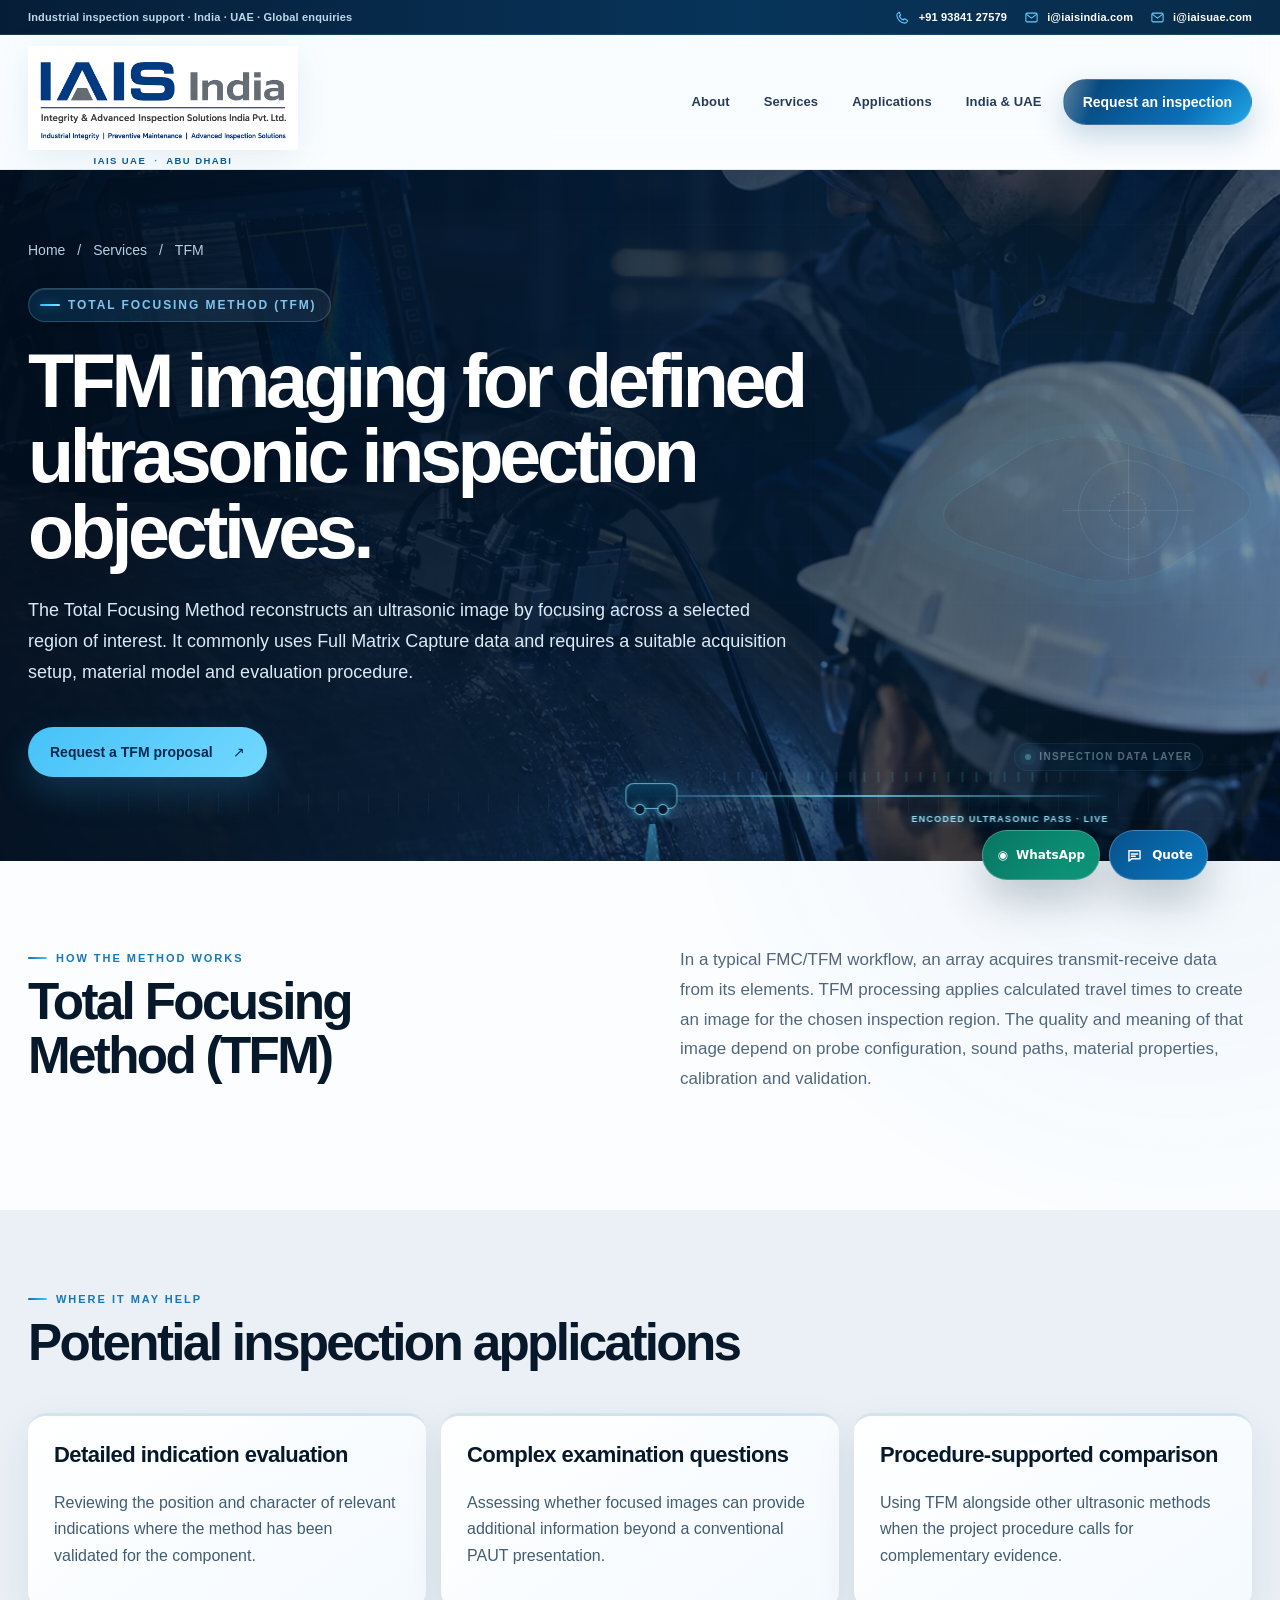
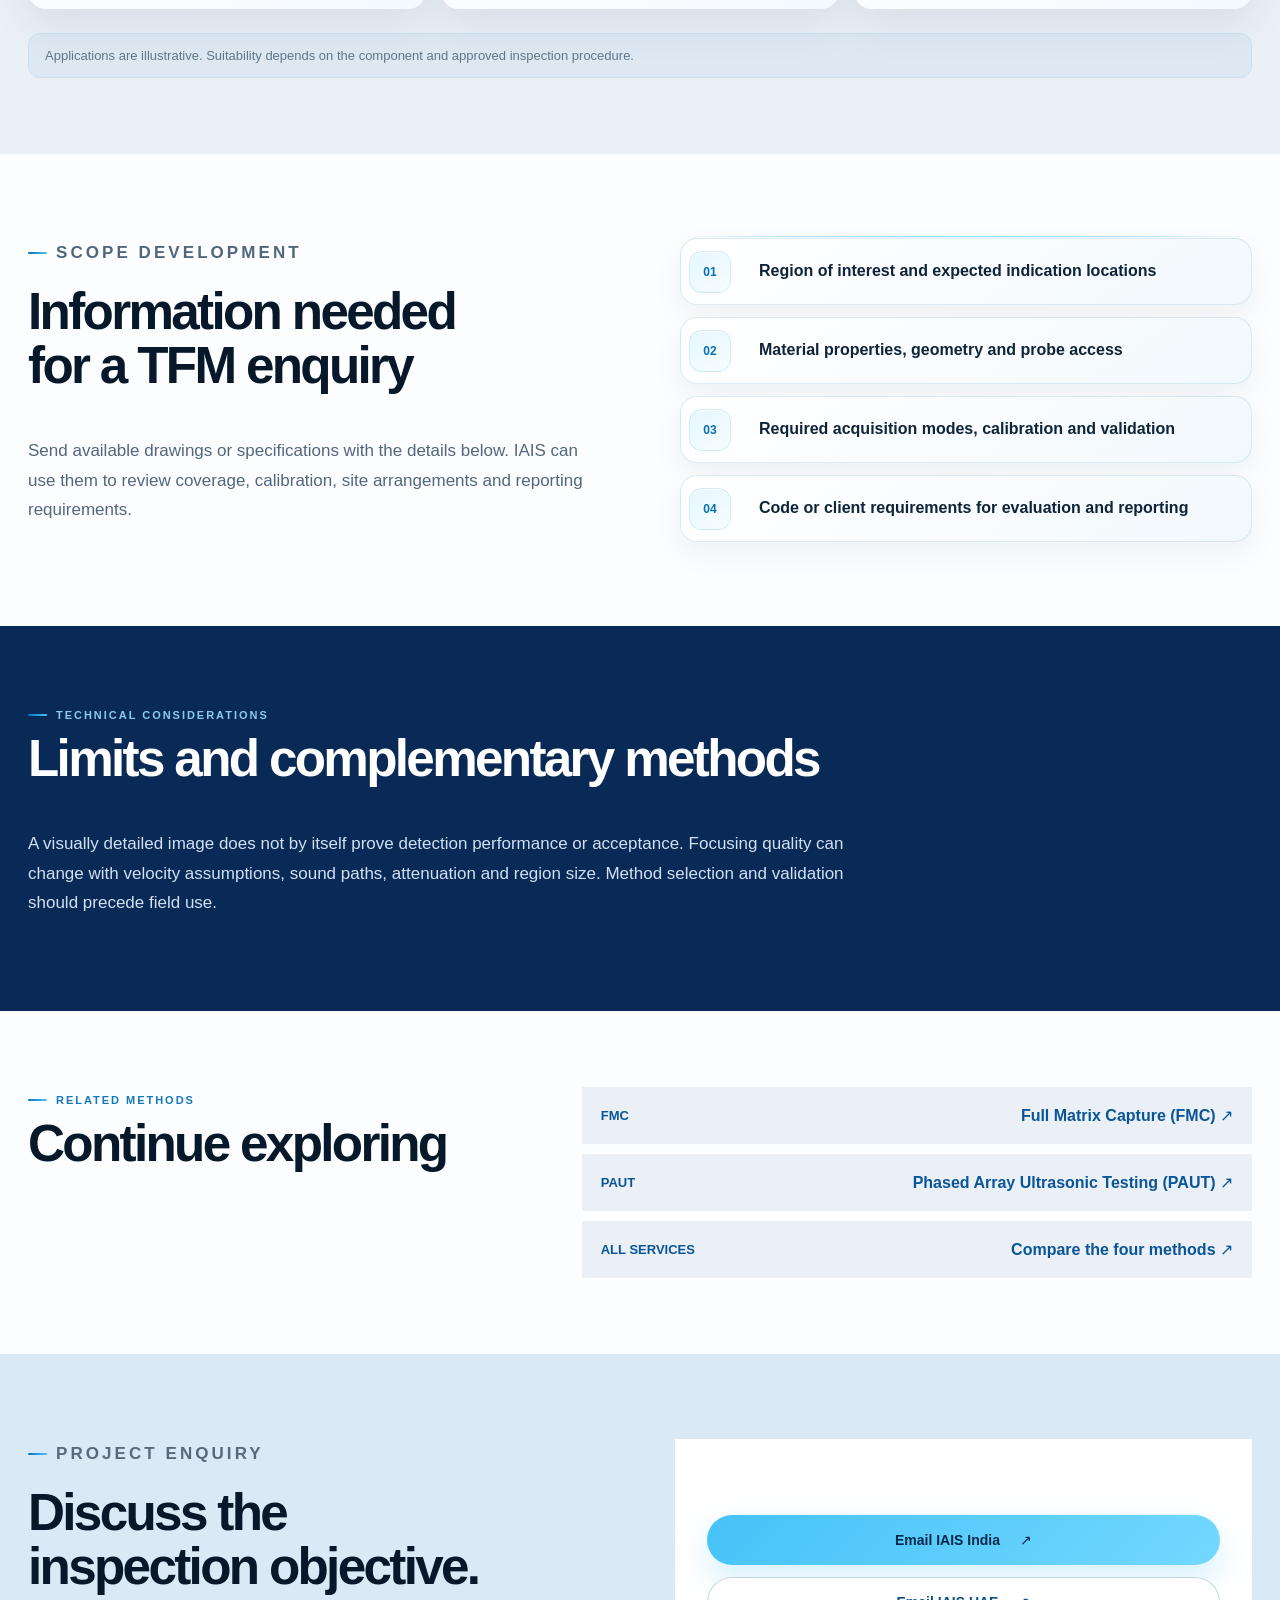
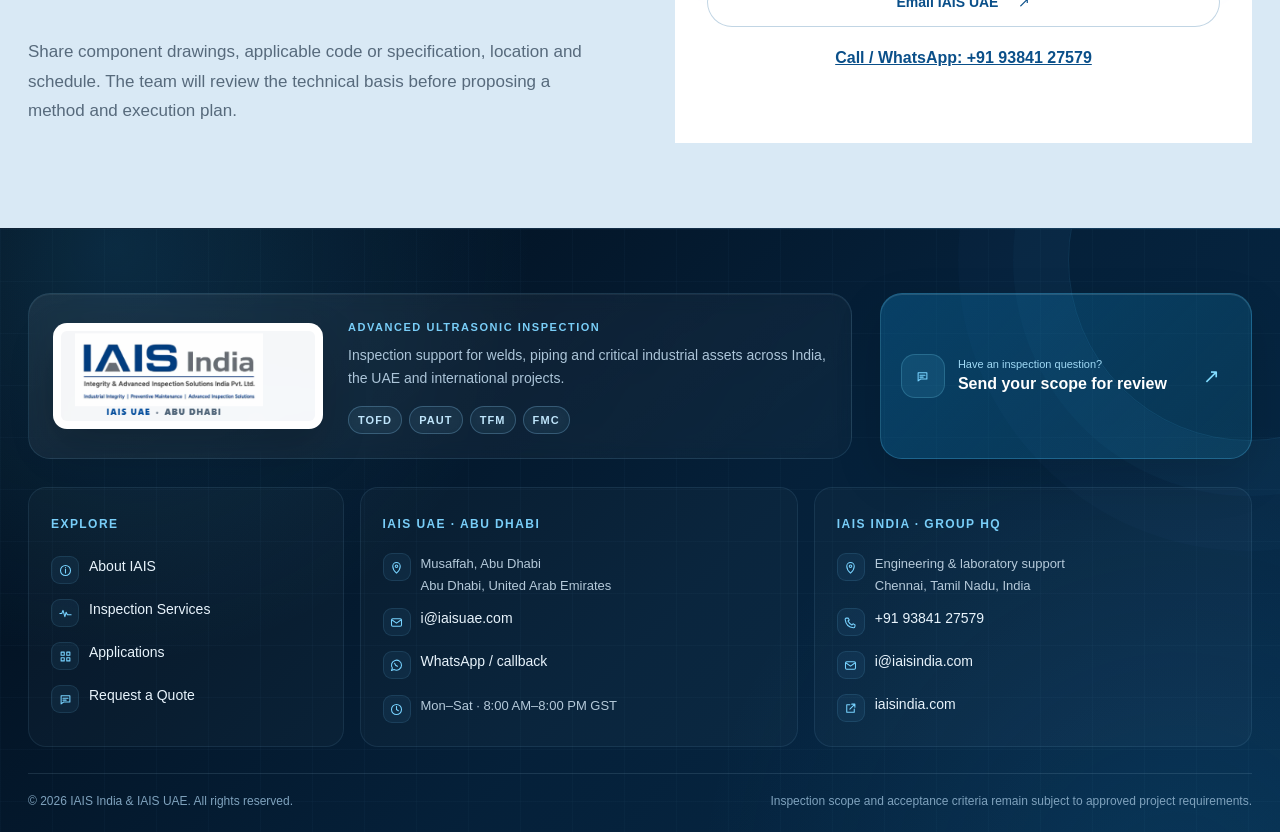
<file: tfm.html>
<!DOCTYPE html>
<html lang="en">
 <head>
  <!-- ===== SEO + SOCIAL META: edit title/description/canonical here when page content changes ===== -->
  <meta charset="utf-8"/>
  <meta content="width=device-width,initial-scale=1" name="viewport"/>
  <title>
   TFM Ultrasonic Imaging Services | IAIS India &amp; UAE NDT
  </title>
  <meta content="TFM ultrasonic imaging services using full matrix data for focused inspection views, with application review, planning and support from IAIS India and UAE." name="description"/>
  <link href="https://www.tofdinspectionservices.com/tfm.html" rel="canonical"/>
  <meta content="website" property="og:type"/>
  <meta content="TFM Ultrasonic Imaging Services | IAIS India &amp; UAE NDT" property="og:title"/>
  <meta content="TFM ultrasonic imaging services using full matrix data for focused inspection views, with application review, planning and support from IAIS India and UAE." property="og:description"/>
  <meta content="https://www.tofdinspectionservices.com/tfm.html" property="og:url"/>
  <meta content="https://www.tofdinspectionservices.com/tfm.html" name="twitter:url"/>
  <meta content="summary_large_image" name="twitter:card"/>
  <meta content="TFM Ultrasonic Imaging Services | IAIS India &amp; UAE NDT" name="twitter:title"/>
  <meta content="TFM ultrasonic imaging services using full matrix data for focused inspection views, with application review, planning and support from IAIS India and UAE." name="twitter:description"/>
  <meta content="https://www.tofdinspectionservices.com/assets/images/og-tfm-inspection.webp" property="og:image"/>
  <meta content="1200" property="og:image:width"/>
  <meta content="630" property="og:image:height"/>
  <meta content="Total Focusing Method TFM ultrasonic imaging for industrial inspection applications" property="og:image:alt"/>
  <meta content="https://www.tofdinspectionservices.com/assets/images/og-tfm-inspection.webp" name="twitter:image"/>
  <meta content="Total Focusing Method TFM ultrasonic imaging for industrial inspection applications" name="twitter:image:alt"/>
  <meta content="#041426" name="theme-color"/>
  <link href="assets/css/style.css" rel="stylesheet"/>
  <script type="application/ld+json">
   {"@context":"https://schema.org","@graph":[{"@type":"WebPage","@id":"https://www.tofdinspectionservices.com/services.htmltfm/#webpage","url":"https://www.tofdinspectionservices.com/services.htmltfm/","name":"TFM Inspection & Ultrasonic Imaging Services | IAIS","isPartOf":{"@id":"https://www.tofdinspectionservices.com/#website"}},{"@type":"BreadcrumbList","itemListElement":[{"@type":"ListItem","position":1,"name":"Home","item":"https://www.tofdinspectionservices.com/"},{"@type":"ListItem","position":2,"name":"Services","item":"https://www.tofdinspectionservices.com/services.html"},{"@type":"ListItem","position":3,"name":"TFM","item":"https://www.tofdinspectionservices.com/services.htmltfm/"}]},{"@type":"Service","name":"Total Focusing Method (TFM) inspection services","serviceType":"Total Focusing Method (TFM)","url":"https://www.tofdinspectionservices.com/services.htmltfm/","provider":[{"@type":"Organization","name":"Integrity & Advanced Inspection Solutions India Pvt. Ltd.","url":"https://iaisindia.com/"},{"@type":"Organization","name":"Integrity & Advanced Inspection Solutions UAE LLC","url":"https://iaisuae.com/"}]}]}
  </script>
  <meta content="TOFD inspection, PAUT inspection, TFM inspection, FMC inspection, ultrasonic testing, advanced ultrasonic testing, NDT services, non destructive testing, weld inspection, pipe weld inspection, industrial inspection, ultrasonic weld testing, encoded ultrasonic testing, phased array ultrasonic testing, time of flight diffraction, total focusing method, full matrix capture, weld quality inspection, pipeline inspection, piping inspection, pressure vessel inspection, fabrication inspection, in service inspection, asset integrity inspection, industrial NDT, NDT company, NDT UAE, NDT Abu Dhabi, NDT India, NDT Chennai, ultrasonic inspection UAE, ultrasonic inspection India, TOFD UAE, TOFD India, PAUT UAE, PAUT India, TFM UAE, TFM India, FMC UAE, FMC India, weld defect detection, weld flaw detection, ultrasonic imaging, NDT engineering, inspection services Abu Dhabi, inspection services Chennai, IAIS UAE, IAIS India, Integrity Advanced Inspection Solutions, advanced inspection services" name="keywords"/>
  <meta content="index, follow, max-image-preview:large, max-snippet:-1, max-video-preview:-1" name="robots"/>
  <meta content="index, follow, max-image-preview:large, max-snippet:-1, max-video-preview:-1" name="googlebot"/>
  <meta content="index, follow, max-image-preview:large, max-snippet:-1, max-video-preview:-1" name="bingbot"/>
  <meta content="Integrity &amp; Advanced Inspection Solutions (IAIS)" name="author"/>
  <meta content="telephone=yes" name="format-detection"/>
  <meta content="en_US" property="og:locale"/>
  <meta content="IAIS Advanced Ultrasonic Inspection" property="og:site_name"/>
  <link href="assets/images/favicon.jpg" rel="icon" type="image/jpeg"/>
  <link href="assets/images/favicon.ico" rel="icon" sizes="any"/>
  <link href="assets/images/favicon-32.png" rel="icon" sizes="32x32" type="image/png"/>
  <link href="assets/images/favicon-16.png" rel="icon" sizes="16x16" type="image/png"/>
  <link href="assets/images/apple-touch-icon.png" rel="apple-touch-icon"/>
  <meta content="light" name="color-scheme"/>
 </head>
 <body class="enhanced-ui page-tfm">
  <!-- EDITOR NOTE: This is plain HTML. Search for ===== comments to find major sections quickly. -->
  <a class="skip" href="#main">
   Skip to content
  </a>
  <!-- ===== SITE HEADER / MAIN NAVIGATION ===== -->
  <header class="site-header">
   <div class="contact-ribbon">
    <div class="wrap contact-ribbon-inner">
     <span class="contact-ribbon-intro">
      Industrial inspection support &middot; India &middot; UAE &middot; Global enquiries
     </span>
     <div class="contact-ribbon-links">
      <a href="tel:+919384127579">
       <span aria-hidden="true" class="ribbon-icon">
        <svg viewbox="0 0 24 24">
         <path d="M6.6 3.5 9 8l-2 2c1.4 3 3 4.6 6 6l2-2 4.5 2.4c.5.3.7.9.5 1.4-.8 2-2.2 3.2-4 3.2C9.1 21 3 14.9 3 7.9c0-1.8 1.2-3.2 3.2-4 .5-.2 1.1 0 1.4.5Z">
         </path>
        </svg>
       </span>
       <span>
        +91 93841 27579
       </span>
      </a>
      <a href="mailto:i@iaisindia.com">
       <span aria-hidden="true" class="ribbon-icon">
        <svg viewbox="0 0 24 24">
         <rect height="14" rx="2" width="18" x="3" y="5">
         </rect>
         <path d="m4 7 8 6 8-6">
         </path>
        </svg>
       </span>
       <span>
        i@iaisindia.com
       </span>
      </a>
      <a href="mailto:i@iaisuae.com">
       <span aria-hidden="true" class="ribbon-icon">
        <svg viewbox="0 0 24 24">
         <rect height="14" rx="2" width="18" x="3" y="5">
         </rect>
         <path d="m4 7 8 6 8-6">
         </path>
        </svg>
       </span>
       <span>
        i@iaisuae.com
       </span>
      </a>
     </div>
    </div>
   </div>
   <div class="wrap header-inner">
    <a aria-label="IAIS India home" class="brand" href="index.html">
     <!-- Clear high-resolution IAIS India logo.
          Replace only this image file later if the logo changes. -->
     <img alt="IAIS India — Integrity & Advanced Inspection Solutions" class="brand-logo" height="780" src="assets/images/iais-india-logo-clear.png" width="2017"/>
     <!-- UAE office line stays as real HTML text so it remains sharp at every size. -->
     <span class="brand-uae-line">IAIS UAE <span aria-hidden="true">·</span> ABU DHABI</span>
    </a>
    <button aria-controls="site-nav" aria-expanded="false" class="menu-button">
     Menu
     <span aria-hidden="true">
      ☰
     </span>
    </button>
    <nav aria-label="Main navigation" id="site-nav">
     <a href="about.html">
      About
     </a>
     <a aria-current="page" href="services.html">
      Services
     </a>
     <a href="applications.html">
      Applications
     </a>
     <a href="index.html#locations">
      India &amp; UAE
     </a>
     <a class="nav-cta" href="contact.html">
      Request an inspection
     </a>
    </nav>
   </div>
  </header>
  <!-- ===== PAGE CONTENT START ===== -->
  <main id="main">
   <!-- ===== CONTENT SECTION 1: subhero method-hero ===== -->
   <section class="subhero method-hero">
    <div class="wrap">
     <nav aria-label="Breadcrumb" class="breadcrumb">
      <a href="index.html">
       Home
      </a>
      <span aria-hidden="true">
       /
      </span>
      <a href="services.html">
       Services
      </a>
      <span aria-hidden="true">
       /
      </span>
      <span>
       TFM
      </span>
     </nav>
     <p class="eyebrow">
      TOTAL FOCUSING METHOD (TFM)
     </p>
     <h1>
      TFM imaging for defined ultrasonic inspection objectives.
     </h1>
     <p class="lead">
      The Total Focusing Method reconstructs an ultrasonic image by focusing across a selected region of interest. It commonly uses Full Matrix Capture data and requires a suitable acquisition setup, material model and evaluation procedure.
     </p>
     <a class="button primary" href="#enquire">
      Request a TFM proposal
      <span aria-hidden="true">
       &nearrow;
      </span>
     </a>
    </div>
   </section>
   <!-- ===== CONTENT SECTION 2: method-intro wrap ===== -->
   <section class="method-intro wrap">
    <div>
     <p class="section-kicker">
      HOW THE METHOD WORKS
     </p>
     <h2>
      Total Focusing Method (TFM)
     </h2>
    </div>
    <p>
     In a typical FMC/TFM workflow, an array acquires transmit-receive data from its elements. TFM processing applies calculated travel times to create an image for the chosen inspection region. The quality and meaning of that image depend on probe configuration, sound paths, material properties, calibration and validation.
    </p>
   </section>
   <!-- ===== CONTENT SECTION 3: method-use ===== -->
   <section class="method-use">
    <div class="wrap">
     <p class="section-kicker">
      WHERE IT MAY HELP
     </p>
     <h2>
      Potential inspection applications
     </h2>
     <div class="method-use-grid">
      <article>
       <h3>
        Detailed indication evaluation
       </h3>
       <p>
        Reviewing the position and character of relevant indications where the method has been validated for the component.
       </p>
      </article>
      <article>
       <h3>
        Complex examination questions
       </h3>
       <p>
        Assessing whether focused images can provide additional information beyond a conventional PAUT presentation.
       </p>
      </article>
      <article>
       <h3>
        Procedure-supported comparison
       </h3>
       <p>
        Using TFM alongside other ultrasonic methods when the project procedure calls for complementary evidence.
       </p>
      </article>
     </div>
     <p class="method-note">
      Applications are illustrative. Suitability depends on the component and approved inspection procedure.
     </p>
    </div>
   </section>
   <!-- ===== CONTENT SECTION 4: method-planning wrap ===== -->
   <section class="method-planning wrap">
    <div>
     <p class="section-kicker">
      SCOPE DEVELOPMENT
     </p>
     <h2>
      Information needed for a TFM enquiry
     </h2>
     <p>
      Send available drawings or specifications with the details below. IAIS can use them to review coverage, calibration, site arrangements and reporting requirements.
     </p>
    </div>
    <div class="service-checklist">
     <div>
      <b>
       01
      </b>
      <span>
       Region of interest and expected indication locations
      </span>
     </div>
     <div>
      <b>
       02
      </b>
      <span>
       Material properties, geometry and probe access
      </span>
     </div>
     <div>
      <b>
       03
      </b>
      <span>
       Required acquisition modes, calibration and validation
      </span>
     </div>
     <div>
      <b>
       04
      </b>
      <span>
       Code or client requirements for evaluation and reporting
      </span>
     </div>
    </div>
   </section>
   <!-- ===== CONTENT SECTION 5: method-limits ===== -->
   <section class="method-limits">
    <div class="wrap">
     <p class="section-kicker">
      TECHNICAL CONSIDERATIONS
     </p>
     <h2>
      Limits and complementary methods
     </h2>
     <p>
      A visually detailed image does not by itself prove detection performance or acceptance. Focusing quality can change with velocity assumptions, sound paths, attenuation and region size. Method selection and validation should precede field use.
     </p>
    </div>
   </section>
   <!-- ===== CONTENT SECTION 6: related wrap ===== -->
   <section class="related wrap">
    <div>
     <p class="section-kicker">
      RELATED METHODS
     </p>
     <h2>
      Continue exploring
     </h2>
    </div>
    <div class="related-links">
     <a href="fmc.html">
      <strong>
       FMC
      </strong>
      <span>
       Full Matrix Capture (FMC) &nearrow;
      </span>
     </a>
     <a href="paut.html">
      <strong>
       PAUT
      </strong>
      <span>
       Phased Array Ultrasonic Testing (PAUT) &nearrow;
      </span>
     </a>
     <a href="services.html">
      <strong>
       ALL SERVICES
      </strong>
      <span>
       Compare the four methods &nearrow;
      </span>
     </a>
    </div>
   </section>
   <!-- ===== CONTENT SECTION 7: enquire ===== -->
   <section class="enquiry" id="enquire">
    <div class="wrap enquiry-grid">
     <div>
      <p class="section-kicker">
       PROJECT ENQUIRY
      </p>
      <h2>
       Discuss the inspection objective.
      </h2>
      <p>
       Share component drawings, applicable code or specification, location and schedule. The team will review the technical basis before proposing a method and execution plan.
      </p>
     </div>
     <div class="contact-panel">
      <a class="button primary" href="mailto:i@iaisindia.com?subject=TFM%20inspection%20enquiry">
       Email IAIS India
       <span aria-hidden="true">
        &nearrow;
       </span>
      </a>
      <a class="button outline" href="mailto:i@iaisuae.com?subject=TFM%20inspection%20enquiry">
       Email IAIS UAE
       <span aria-hidden="true">
        &nearrow;
       </span>
      </a>
      <a class="phone" href="tel:+919384127579">
       Call / WhatsApp: +91 93841 27579
      </a>
     </div>
    </div>
   </section>
  </main>
  <!-- ===== FOOTER / CONTACT DETAILS ===== -->
  <footer class="site-footer">
   <div class="wrap footer-top">
    <div class="footer-brand-block">
     <a aria-label="IAIS advanced inspection home" class="footer-logo-link" href="index.html">
      <img alt="IAIS India and IAIS UAE Abu Dhabi" class="footer-logo" height="116" loading="lazy" src="assets/images/iais-uae-footer-brand.png" width="327"/>
     </a>
     <div class="footer-brand-copy">
      <p class="footer-overline">
       ADVANCED ULTRASONIC INSPECTION
      </p>
      <p>
       Inspection support for welds, piping and critical industrial assets across India, the UAE and international projects.
      </p>
      <div class="footer-badges">
       <span>
        TOFD
       </span>
       <span>
        PAUT
       </span>
       <span>
        TFM
       </span>
       <span>
        FMC
       </span>
      </div>
     </div>
    </div>
    <a class="footer-scope-cta" href="contact.html">
     <span aria-hidden="true" class="footer-icon">
      <svg viewbox="0 0 24 24">
       <path d="M5 6h14v10H9l-4 3V6Z">
       </path>
       <path d="M8 10h8M8 13h5">
       </path>
      </svg>
     </span>
     <span>
      <small>
       Have an inspection question?
      </small>
      <strong>
       Send your scope for review
      </strong>
     </span>
     <b aria-hidden="true">
      &nearrow;
     </b>
    </a>
   </div>
   <div class="wrap premium-footer-grid">
    <div class="footer-col footer-nav-panel">
     <span class="footer-title">
      Explore
     </span>
     <a href="about.html">
      <span aria-hidden="true" class="footer-icon">
       <svg viewbox="0 0 24 24">
        <circle cx="12" cy="12" r="8">
        </circle>
        <path d="M12 10v6M12 7.3v.2">
        </path>
       </svg>
      </span>
      <span>
       About IAIS
      </span>
     </a>
     <a href="services.html">
      <span aria-hidden="true" class="footer-icon">
       <svg viewbox="0 0 24 24">
        <path d="M3 12h3l2-5 3 10 2-7 2 4h6">
        </path>
       </svg>
      </span>
      <span>
       Inspection Services
      </span>
     </a>
     <a href="applications.html">
      <span aria-hidden="true" class="footer-icon">
       <svg viewbox="0 0 24 24">
        <path d="M5 5h5v5H5zM14 5h5v5h-5zM5 14h5v5H5zM14 14h5v5h-5z">
        </path>
       </svg>
      </span>
      <span>
       Applications
      </span>
     </a>
     <a href="contact.html">
      <span aria-hidden="true" class="footer-icon">
       <svg viewbox="0 0 24 24">
        <path d="M5 6h14v10H9l-4 3V6Z">
        </path>
        <path d="M8 10h8M8 13h5">
        </path>
       </svg>
      </span>
      <span>
       Request a Quote
      </span>
     </a>
    </div>
    <div class="footer-col footer-office-card">
     <span class="footer-title">
      IAIS UAE &middot; Abu Dhabi
     </span>
     <p class="footer-detail">
      <span aria-hidden="true" class="footer-icon">
       <svg viewbox="0 0 24 24">
        <path d="M12 21s6-5.4 6-11a6 6 0 1 0-12 0c0 5.6 6 11 6 11Z">
        </path>
        <circle cx="12" cy="10" r="2">
        </circle>
       </svg>
      </span>
      <span>
       Musaffah, Abu Dhabi
       <br/>
       Abu Dhabi, United Arab Emirates
      </span>
     </p>
     <a href="mailto:i@iaisuae.com">
      <span aria-hidden="true" class="footer-icon">
       <svg viewbox="0 0 24 24">
        <rect height="12" rx="2" width="16" x="4" y="6">
        </rect>
        <path d="m5 8 7 5 7-5">
        </path>
       </svg>
      </span>
      <span>
       i@iaisuae.com
      </span>
     </a>
     <a href="https://wa.me/919384127579" rel="noopener noreferrer" target="_blank">
      <span aria-hidden="true" class="footer-icon">
       <svg viewbox="0 0 24 24">
        <path d="M20 11.5a8 8 0 0 1-11.9 7L4 20l1.4-4A8 8 0 1 1 20 11.5Z">
        </path>
        <path d="M9 8.5c.6 2.4 2.2 4 4.6 4.7">
        </path>
       </svg>
      </span>
      <span>
       WhatsApp / callback
      </span>
     </a>
     <p class="footer-detail footer-hours">
      <span aria-hidden="true" class="footer-icon">
       <svg viewbox="0 0 24 24">
        <circle cx="12" cy="12" r="8">
        </circle>
        <path d="M12 7v5l3 2">
        </path>
       </svg>
      </span>
      <span>
       Mon&ndash;Sat &middot; 8:00 AM&ndash;8:00 PM GST
      </span>
     </p>
    </div>
    <div class="footer-col footer-office-card">
     <span class="footer-title">
      IAIS India &middot; Group HQ
     </span>
     <p class="footer-detail">
      <span aria-hidden="true" class="footer-icon">
       <svg viewbox="0 0 24 24">
        <path d="M12 21s6-5.4 6-11a6 6 0 1 0-12 0c0 5.6 6 11 6 11Z">
        </path>
        <circle cx="12" cy="10" r="2">
        </circle>
       </svg>
      </span>
      <span>
       Engineering &amp; laboratory support
       <br/>
       Chennai, Tamil Nadu, India
      </span>
     </p>
     <a href="tel:+919384127579">
      <span aria-hidden="true" class="footer-icon">
       <svg viewbox="0 0 24 24">
        <path d="M8.2 4.7 10 8l-2 1.6a14 14 0 0 0 6.4 6.4L16 14l3.3 1.8-.4 3a2 2 0 0 1-2.2 1.7C9.6 19.6 4.4 14.4 3.5 7.3A2 2 0 0 1 5.2 5l3-.3Z">
        </path>
       </svg>
      </span>
      <span>
       +91 93841 27579
      </span>
     </a>
     <a href="mailto:i@iaisindia.com">
      <span aria-hidden="true" class="footer-icon">
       <svg viewbox="0 0 24 24">
        <rect height="12" rx="2" width="16" x="4" y="6">
        </rect>
        <path d="m5 8 7 5 7-5">
        </path>
       </svg>
      </span>
      <span>
       i@iaisindia.com
      </span>
     </a>
     <a href="https://iaisindia.com/" rel="noopener noreferrer" target="_blank">
      <span aria-hidden="true" class="footer-icon">
       <svg viewbox="0 0 24 24">
        <path d="M14 5h5v5M19 5l-8 8">
        </path>
        <path d="M18 13v5H6V6h5">
        </path>
       </svg>
      </span>
      <span>
       iaisindia.com
      </span>
     </a>
    </div>
   </div>
   <div class="wrap footer-bottom">
    <span>
     &copy;
     <span id="year">
      2026
     </span>
     IAIS India &amp; IAIS UAE. All rights reserved.
    </span>
    <span>
     Inspection scope and acceptance criteria remain subject to approved project requirements.
    </span>
   </div>
  </footer>
  <!-- ===== JAVASCRIPT: menu, animations, 3D tilt, form behavior ===== -->
  <script defer="" src="assets/js/site.js">
  </script>
  <div aria-label="Quick contact actions" class="floating-actions">
   <a aria-label="Chat with IAIS on WhatsApp" class="float-action whatsapp" href="https://wa.me/919384127579" rel="noopener noreferrer" target="_blank">
    <span aria-hidden="true">
     ◉
    </span>
    <b>
     WhatsApp
    </b>
   </a>
   <a aria-label="Request an inspection quote" class="float-action quote" href="contact.html">
    <span aria-hidden="true" class="inline-icon">
     <svg viewbox="0 0 24 24">
      <path d="M5 6h14v10H9l-4 3V6Z">
      </path>
      <path d="M8 10h8M8 13h5">
      </path>
     </svg>
    </span>
    <b>
     Quote
    </b>
   </a>
   <button aria-label="Back to top" class="float-action top" type="button">
    <span aria-hidden="true" class="inline-icon">
     <svg viewbox="0 0 24 24">
      <path d="m7 13 5-5 5 5M12 8v10">
      </path>
     </svg>
    </span>
   </button>
  </div>
 </body>
</html>
</file>
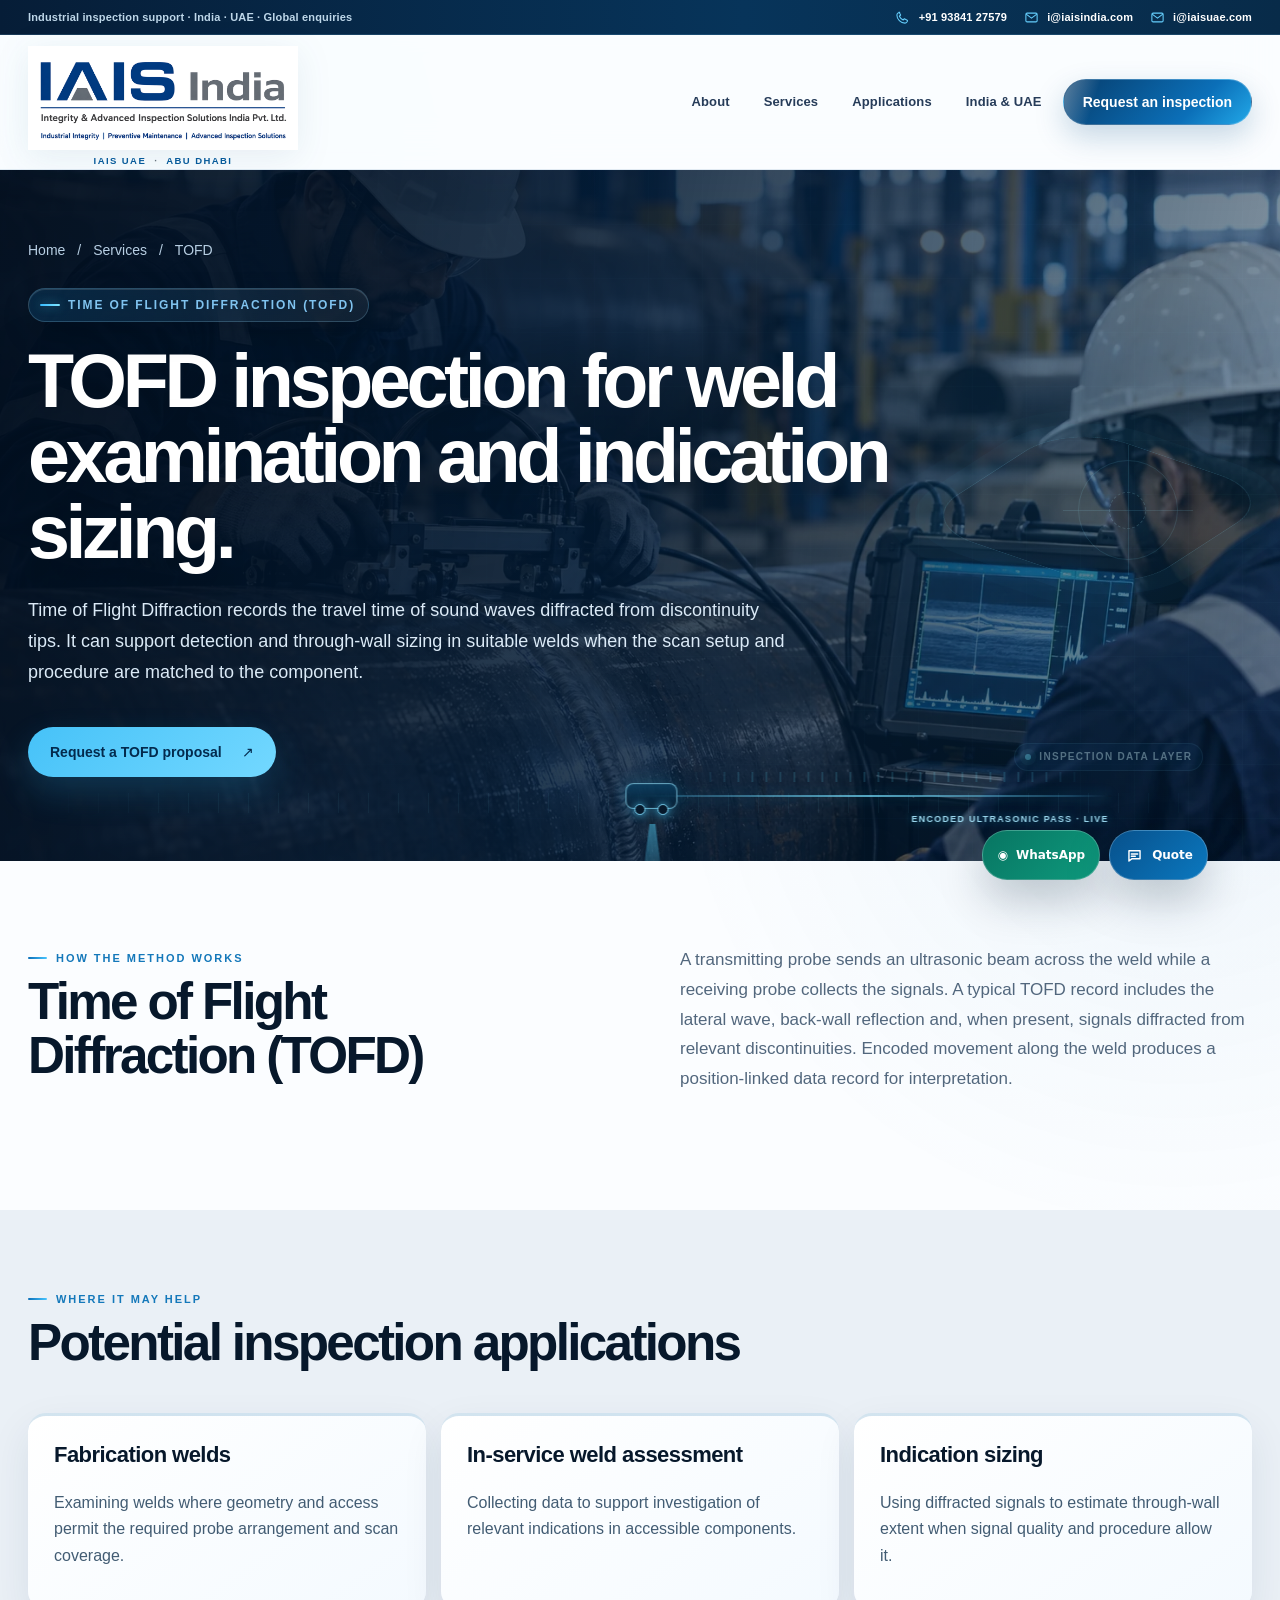
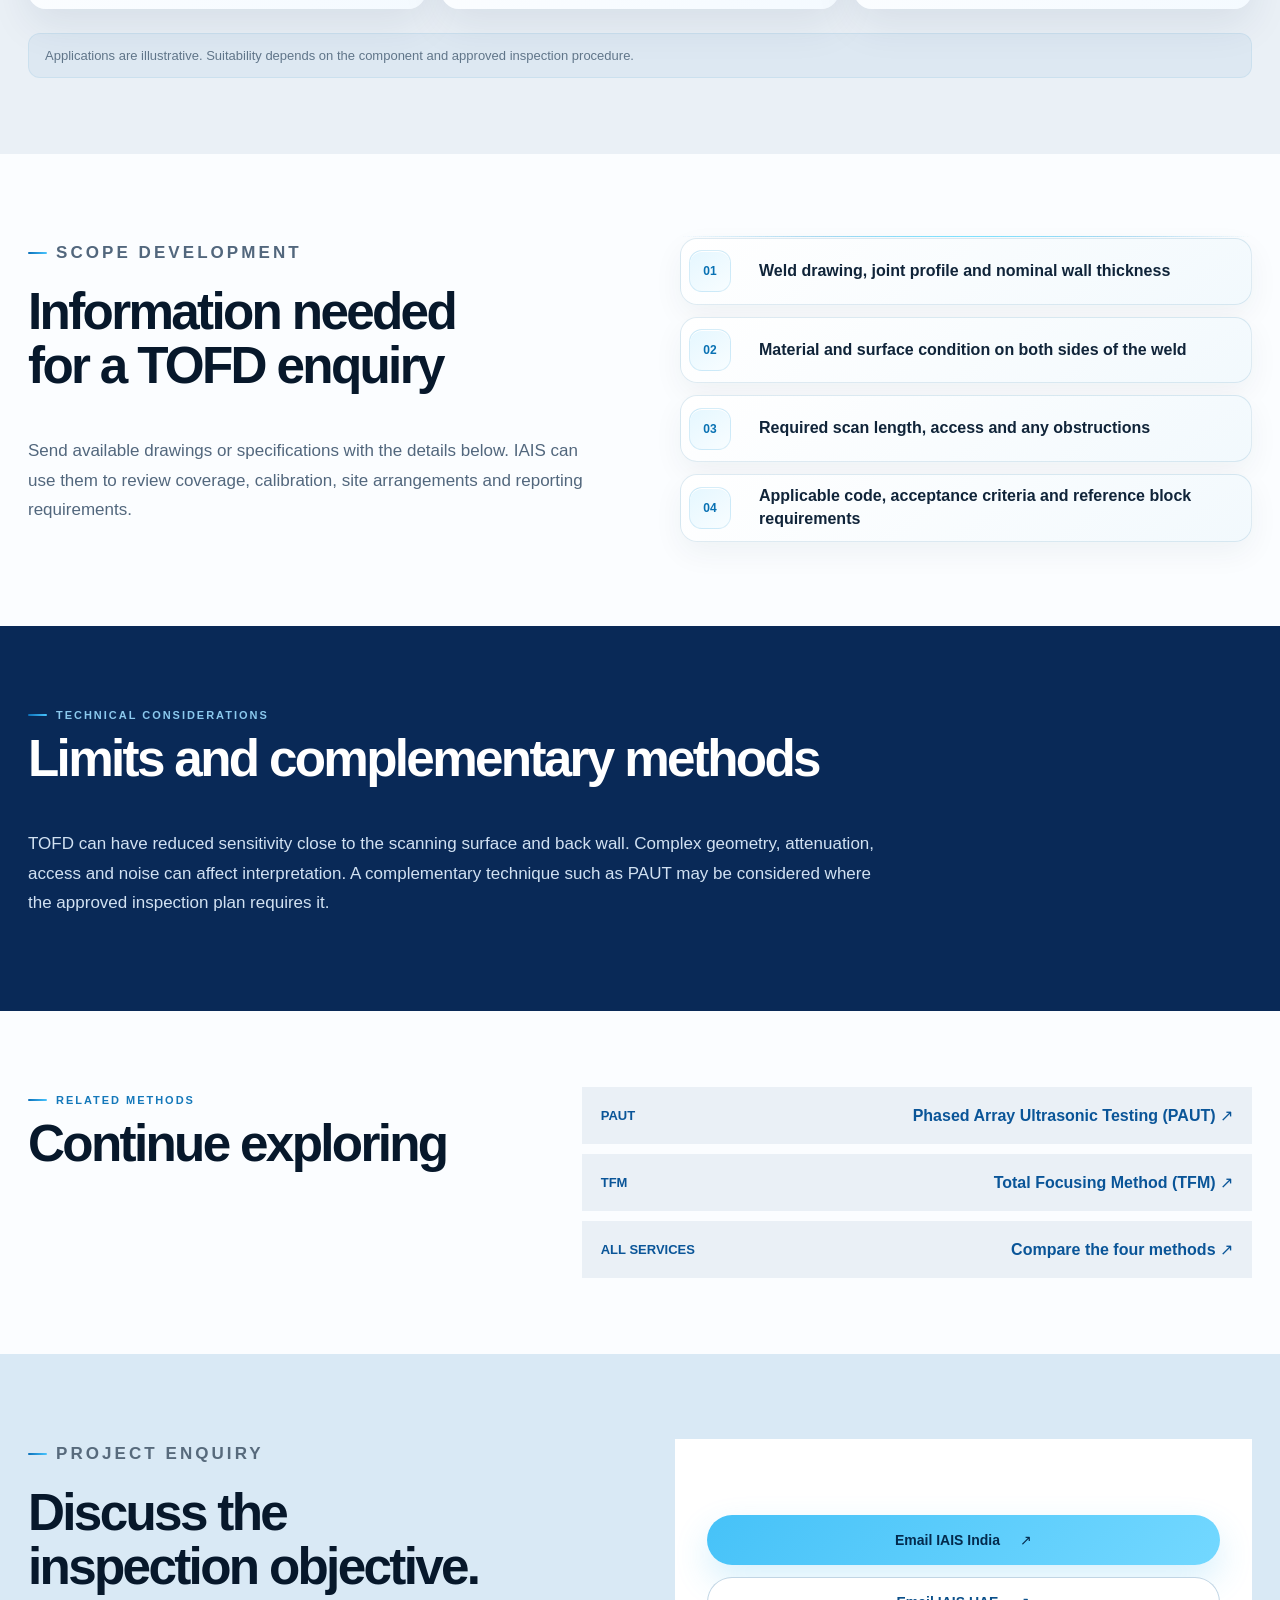
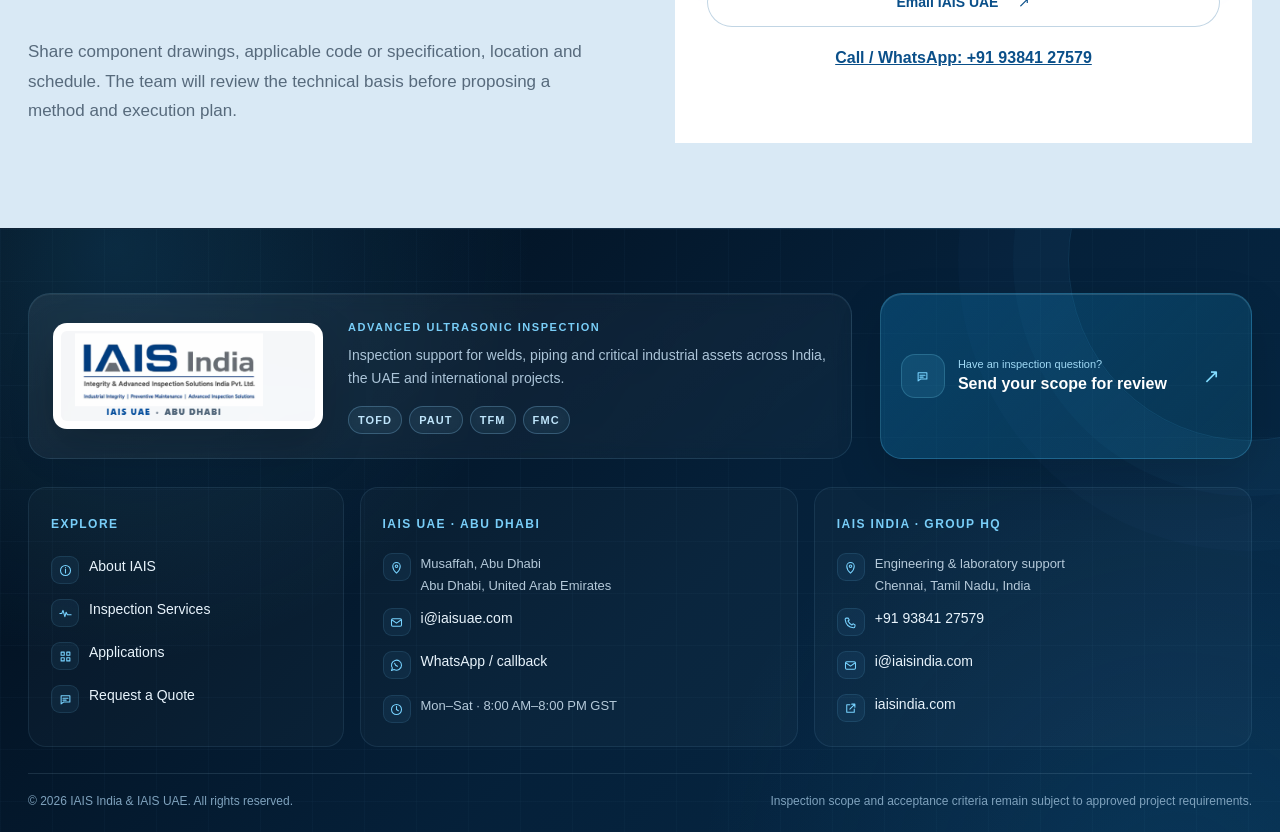
<file: tofd.html>
<!DOCTYPE html>
<html lang="en">
 <head>
  <!-- ===== SEO + SOCIAL META: edit title/description/canonical here when page content changes ===== -->
  <meta charset="utf-8"/>
  <meta content="width=device-width,initial-scale=1" name="viewport"/>
  <title>
   TOFD Weld Inspection Services | IAIS India &amp; UAE NDT
  </title>
  <meta content="TOFD weld inspection services for industrial components and piping, including planning, encoded scanning and reporting support from IAIS India and UAE." name="description"/>
  <link href="https://www.tofdinspectionservices.com/tofd.html" rel="canonical"/>
  <meta content="website" property="og:type"/>
  <meta content="TOFD Weld Inspection Services | IAIS India &amp; UAE NDT" property="og:title"/>
  <meta content="TOFD weld inspection services for industrial components and piping, including planning, encoded scanning and reporting support from IAIS India and UAE." property="og:description"/>
  <meta content="https://www.tofdinspectionservices.com/tofd.html" property="og:url"/>
  <meta content="https://www.tofdinspectionservices.com/tofd.html" name="twitter:url"/>
  <meta content="summary_large_image" name="twitter:card"/>
  <meta content="TOFD Weld Inspection Services | IAIS India &amp; UAE NDT" name="twitter:title"/>
  <meta content="TOFD weld inspection services for industrial components and piping, including planning, encoded scanning and reporting support from IAIS India and UAE." name="twitter:description"/>
  <meta content="https://www.tofdinspectionservices.com/assets/images/og-tofd-inspection.webp" property="og:image"/>
  <meta content="1200" property="og:image:width"/>
  <meta content="630" property="og:image:height"/>
  <meta content="TOFD ultrasonic weld inspection service for industrial piping and fabricated components" property="og:image:alt"/>
  <meta content="https://www.tofdinspectionservices.com/assets/images/og-tofd-inspection.webp" name="twitter:image"/>
  <meta content="TOFD ultrasonic weld inspection service for industrial piping and fabricated components" name="twitter:image:alt"/>
  <meta content="#041426" name="theme-color"/>
  <link href="assets/css/style.css" rel="stylesheet"/>
  <script type="application/ld+json">
   {"@context":"https://schema.org","@graph":[{"@type":"WebPage","@id":"https://www.tofdinspectionservices.com/services.htmltofd/#webpage","url":"https://www.tofdinspectionservices.com/services.htmltofd/","name":"TOFD Inspection Services for Welds | IAIS India & UAE","isPartOf":{"@id":"https://www.tofdinspectionservices.com/#website"}},{"@type":"BreadcrumbList","itemListElement":[{"@type":"ListItem","position":1,"name":"Home","item":"https://www.tofdinspectionservices.com/"},{"@type":"ListItem","position":2,"name":"Services","item":"https://www.tofdinspectionservices.com/services.html"},{"@type":"ListItem","position":3,"name":"TOFD","item":"https://www.tofdinspectionservices.com/services.htmltofd/"}]},{"@type":"Service","name":"Time of Flight Diffraction (TOFD) inspection services","serviceType":"Time of Flight Diffraction (TOFD)","url":"https://www.tofdinspectionservices.com/services.htmltofd/","provider":[{"@type":"Organization","name":"Integrity & Advanced Inspection Solutions India Pvt. Ltd.","url":"https://iaisindia.com/"},{"@type":"Organization","name":"Integrity & Advanced Inspection Solutions UAE LLC","url":"https://iaisuae.com/"}]}]}
  </script>
  <meta content="TOFD inspection, PAUT inspection, TFM inspection, FMC inspection, ultrasonic testing, advanced ultrasonic testing, NDT services, non destructive testing, weld inspection, pipe weld inspection, industrial inspection, ultrasonic weld testing, encoded ultrasonic testing, phased array ultrasonic testing, time of flight diffraction, total focusing method, full matrix capture, weld quality inspection, pipeline inspection, piping inspection, pressure vessel inspection, fabrication inspection, in service inspection, asset integrity inspection, industrial NDT, NDT company, NDT UAE, NDT Abu Dhabi, NDT India, NDT Chennai, ultrasonic inspection UAE, ultrasonic inspection India, TOFD UAE, TOFD India, PAUT UAE, PAUT India, TFM UAE, TFM India, FMC UAE, FMC India, weld defect detection, weld flaw detection, ultrasonic imaging, NDT engineering, inspection services Abu Dhabi, inspection services Chennai, IAIS UAE, IAIS India, Integrity Advanced Inspection Solutions, advanced inspection services" name="keywords"/>
  <meta content="index, follow, max-image-preview:large, max-snippet:-1, max-video-preview:-1" name="robots"/>
  <meta content="index, follow, max-image-preview:large, max-snippet:-1, max-video-preview:-1" name="googlebot"/>
  <meta content="index, follow, max-image-preview:large, max-snippet:-1, max-video-preview:-1" name="bingbot"/>
  <meta content="Integrity &amp; Advanced Inspection Solutions (IAIS)" name="author"/>
  <meta content="telephone=yes" name="format-detection"/>
  <meta content="en_US" property="og:locale"/>
  <meta content="IAIS Advanced Ultrasonic Inspection" property="og:site_name"/>
  <link href="assets/images/favicon.jpg" rel="icon" type="image/jpeg"/>
  <link href="assets/images/favicon.ico" rel="icon" sizes="any"/>
  <link href="assets/images/favicon-32.png" rel="icon" sizes="32x32" type="image/png"/>
  <link href="assets/images/favicon-16.png" rel="icon" sizes="16x16" type="image/png"/>
  <link href="assets/images/apple-touch-icon.png" rel="apple-touch-icon"/>
  <meta content="light" name="color-scheme"/>
 </head>
 <body class="enhanced-ui page-tofd">
  <!-- EDITOR NOTE: This is plain HTML. Search for ===== comments to find major sections quickly. -->
  <a class="skip" href="#main">
   Skip to content
  </a>
  <!-- ===== SITE HEADER / MAIN NAVIGATION ===== -->
  <header class="site-header">
   <div class="contact-ribbon">
    <div class="wrap contact-ribbon-inner">
     <span class="contact-ribbon-intro">
      Industrial inspection support &middot; India &middot; UAE &middot; Global enquiries
     </span>
     <div class="contact-ribbon-links">
      <a href="tel:+919384127579">
       <span aria-hidden="true" class="ribbon-icon">
        <svg viewbox="0 0 24 24">
         <path d="M6.6 3.5 9 8l-2 2c1.4 3 3 4.6 6 6l2-2 4.5 2.4c.5.3.7.9.5 1.4-.8 2-2.2 3.2-4 3.2C9.1 21 3 14.9 3 7.9c0-1.8 1.2-3.2 3.2-4 .5-.2 1.1 0 1.4.5Z">
         </path>
        </svg>
       </span>
       <span>
        +91 93841 27579
       </span>
      </a>
      <a href="mailto:i@iaisindia.com">
       <span aria-hidden="true" class="ribbon-icon">
        <svg viewbox="0 0 24 24">
         <rect height="14" rx="2" width="18" x="3" y="5">
         </rect>
         <path d="m4 7 8 6 8-6">
         </path>
        </svg>
       </span>
       <span>
        i@iaisindia.com
       </span>
      </a>
      <a href="mailto:i@iaisuae.com">
       <span aria-hidden="true" class="ribbon-icon">
        <svg viewbox="0 0 24 24">
         <rect height="14" rx="2" width="18" x="3" y="5">
         </rect>
         <path d="m4 7 8 6 8-6">
         </path>
        </svg>
       </span>
       <span>
        i@iaisuae.com
       </span>
      </a>
     </div>
    </div>
   </div>
   <div class="wrap header-inner">
    <a aria-label="IAIS India home" class="brand" href="index.html">
     <!-- Clear high-resolution IAIS India logo.
          Replace only this image file later if the logo changes. -->
     <img alt="IAIS India — Integrity & Advanced Inspection Solutions" class="brand-logo" height="780" src="assets/images/iais-india-logo-clear.png" width="2017"/>
     <!-- UAE office line stays as real HTML text so it remains sharp at every size. -->
     <span class="brand-uae-line">IAIS UAE <span aria-hidden="true">·</span> ABU DHABI</span>
    </a>
    <button aria-controls="site-nav" aria-expanded="false" class="menu-button">
     Menu
     <span aria-hidden="true">
      ☰
     </span>
    </button>
    <nav aria-label="Main navigation" id="site-nav">
     <a href="about.html">
      About
     </a>
     <a aria-current="page" href="services.html">
      Services
     </a>
     <a href="applications.html">
      Applications
     </a>
     <a href="index.html#locations">
      India &amp; UAE
     </a>
     <a class="nav-cta" href="contact.html">
      Request an inspection
     </a>
    </nav>
   </div>
  </header>
  <!-- ===== PAGE CONTENT START ===== -->
  <main id="main">
   <!-- ===== CONTENT SECTION 1: subhero method-hero ===== -->
   <section class="subhero method-hero">
    <div class="wrap">
     <nav aria-label="Breadcrumb" class="breadcrumb">
      <a href="index.html">
       Home
      </a>
      <span aria-hidden="true">
       /
      </span>
      <a href="services.html">
       Services
      </a>
      <span aria-hidden="true">
       /
      </span>
      <span>
       TOFD
      </span>
     </nav>
     <p class="eyebrow">
      TIME OF FLIGHT DIFFRACTION (TOFD)
     </p>
     <h1>
      TOFD inspection for weld examination and indication sizing.
     </h1>
     <p class="lead">
      Time of Flight Diffraction records the travel time of sound waves diffracted from discontinuity tips. It can support detection and through-wall sizing in suitable welds when the scan setup and procedure are matched to the component.
     </p>
     <a class="button primary" href="#enquire">
      Request a TOFD proposal
      <span aria-hidden="true">
       &nearrow;
      </span>
     </a>
    </div>
   </section>
   <!-- ===== CONTENT SECTION 2: method-intro wrap ===== -->
   <section class="method-intro wrap">
    <div>
     <p class="section-kicker">
      HOW THE METHOD WORKS
     </p>
     <h2>
      Time of Flight Diffraction (TOFD)
     </h2>
    </div>
    <p>
     A transmitting probe sends an ultrasonic beam across the weld while a receiving probe collects the signals. A typical TOFD record includes the lateral wave, back-wall reflection and, when present, signals diffracted from relevant discontinuities. Encoded movement along the weld produces a position-linked data record for interpretation.
    </p>
   </section>
   <!-- ===== CONTENT SECTION 3: method-use ===== -->
   <section class="method-use">
    <div class="wrap">
     <p class="section-kicker">
      WHERE IT MAY HELP
     </p>
     <h2>
      Potential inspection applications
     </h2>
     <div class="method-use-grid">
      <article>
       <h3>
        Fabrication welds
       </h3>
       <p>
        Examining welds where geometry and access permit the required probe arrangement and scan coverage.
       </p>
      </article>
      <article>
       <h3>
        In-service weld assessment
       </h3>
       <p>
        Collecting data to support investigation of relevant indications in accessible components.
       </p>
      </article>
      <article>
       <h3>
        Indication sizing
       </h3>
       <p>
        Using diffracted signals to estimate through-wall extent when signal quality and procedure allow it.
       </p>
      </article>
     </div>
     <p class="method-note">
      Applications are illustrative. Suitability depends on the component and approved inspection procedure.
     </p>
    </div>
   </section>
   <!-- ===== CONTENT SECTION 4: method-planning wrap ===== -->
   <section class="method-planning wrap">
    <div>
     <p class="section-kicker">
      SCOPE DEVELOPMENT
     </p>
     <h2>
      Information needed for a TOFD enquiry
     </h2>
     <p>
      Send available drawings or specifications with the details below. IAIS can use them to review coverage, calibration, site arrangements and reporting requirements.
     </p>
    </div>
    <div class="service-checklist">
     <div>
      <b>
       01
      </b>
      <span>
       Weld drawing, joint profile and nominal wall thickness
      </span>
     </div>
     <div>
      <b>
       02
      </b>
      <span>
       Material and surface condition on both sides of the weld
      </span>
     </div>
     <div>
      <b>
       03
      </b>
      <span>
       Required scan length, access and any obstructions
      </span>
     </div>
     <div>
      <b>
       04
      </b>
      <span>
       Applicable code, acceptance criteria and reference block requirements
      </span>
     </div>
    </div>
   </section>
   <!-- ===== CONTENT SECTION 5: method-limits ===== -->
   <section class="method-limits">
    <div class="wrap">
     <p class="section-kicker">
      TECHNICAL CONSIDERATIONS
     </p>
     <h2>
      Limits and complementary methods
     </h2>
     <p>
      TOFD can have reduced sensitivity close to the scanning surface and back wall. Complex geometry, attenuation, access and noise can affect interpretation. A complementary technique such as PAUT may be considered where the approved inspection plan requires it.
     </p>
    </div>
   </section>
   <!-- ===== CONTENT SECTION 6: related wrap ===== -->
   <section class="related wrap">
    <div>
     <p class="section-kicker">
      RELATED METHODS
     </p>
     <h2>
      Continue exploring
     </h2>
    </div>
    <div class="related-links">
     <a href="paut.html">
      <strong>
       PAUT
      </strong>
      <span>
       Phased Array Ultrasonic Testing (PAUT) &nearrow;
      </span>
     </a>
     <a href="tfm.html">
      <strong>
       TFM
      </strong>
      <span>
       Total Focusing Method (TFM) &nearrow;
      </span>
     </a>
     <a href="services.html">
      <strong>
       ALL SERVICES
      </strong>
      <span>
       Compare the four methods &nearrow;
      </span>
     </a>
    </div>
   </section>
   <!-- ===== CONTENT SECTION 7: enquire ===== -->
   <section class="enquiry" id="enquire">
    <div class="wrap enquiry-grid">
     <div>
      <p class="section-kicker">
       PROJECT ENQUIRY
      </p>
      <h2>
       Discuss the inspection objective.
      </h2>
      <p>
       Share component drawings, applicable code or specification, location and schedule. The team will review the technical basis before proposing a method and execution plan.
      </p>
     </div>
     <div class="contact-panel">
      <a class="button primary" href="mailto:i@iaisindia.com?subject=TOFD%20inspection%20enquiry">
       Email IAIS India
       <span aria-hidden="true">
        &nearrow;
       </span>
      </a>
      <a class="button outline" href="mailto:i@iaisuae.com?subject=TOFD%20inspection%20enquiry">
       Email IAIS UAE
       <span aria-hidden="true">
        &nearrow;
       </span>
      </a>
      <a class="phone" href="tel:+919384127579">
       Call / WhatsApp: +91 93841 27579
      </a>
     </div>
    </div>
   </section>
  </main>
  <!-- ===== FOOTER / CONTACT DETAILS ===== -->
  <footer class="site-footer">
   <div class="wrap footer-top">
    <div class="footer-brand-block">
     <a aria-label="IAIS advanced inspection home" class="footer-logo-link" href="index.html">
      <img alt="IAIS India and IAIS UAE Abu Dhabi" class="footer-logo" height="116" loading="lazy" src="assets/images/iais-uae-footer-brand.png" width="327"/>
     </a>
     <div class="footer-brand-copy">
      <p class="footer-overline">
       ADVANCED ULTRASONIC INSPECTION
      </p>
      <p>
       Inspection support for welds, piping and critical industrial assets across India, the UAE and international projects.
      </p>
      <div class="footer-badges">
       <span>
        TOFD
       </span>
       <span>
        PAUT
       </span>
       <span>
        TFM
       </span>
       <span>
        FMC
       </span>
      </div>
     </div>
    </div>
    <a class="footer-scope-cta" href="contact.html">
     <span aria-hidden="true" class="footer-icon">
      <svg viewbox="0 0 24 24">
       <path d="M5 6h14v10H9l-4 3V6Z">
       </path>
       <path d="M8 10h8M8 13h5">
       </path>
      </svg>
     </span>
     <span>
      <small>
       Have an inspection question?
      </small>
      <strong>
       Send your scope for review
      </strong>
     </span>
     <b aria-hidden="true">
      &nearrow;
     </b>
    </a>
   </div>
   <div class="wrap premium-footer-grid">
    <div class="footer-col footer-nav-panel">
     <span class="footer-title">
      Explore
     </span>
     <a href="about.html">
      <span aria-hidden="true" class="footer-icon">
       <svg viewbox="0 0 24 24">
        <circle cx="12" cy="12" r="8">
        </circle>
        <path d="M12 10v6M12 7.3v.2">
        </path>
       </svg>
      </span>
      <span>
       About IAIS
      </span>
     </a>
     <a href="services.html">
      <span aria-hidden="true" class="footer-icon">
       <svg viewbox="0 0 24 24">
        <path d="M3 12h3l2-5 3 10 2-7 2 4h6">
        </path>
       </svg>
      </span>
      <span>
       Inspection Services
      </span>
     </a>
     <a href="applications.html">
      <span aria-hidden="true" class="footer-icon">
       <svg viewbox="0 0 24 24">
        <path d="M5 5h5v5H5zM14 5h5v5h-5zM5 14h5v5H5zM14 14h5v5h-5z">
        </path>
       </svg>
      </span>
      <span>
       Applications
      </span>
     </a>
     <a href="contact.html">
      <span aria-hidden="true" class="footer-icon">
       <svg viewbox="0 0 24 24">
        <path d="M5 6h14v10H9l-4 3V6Z">
        </path>
        <path d="M8 10h8M8 13h5">
        </path>
       </svg>
      </span>
      <span>
       Request a Quote
      </span>
     </a>
    </div>
    <div class="footer-col footer-office-card">
     <span class="footer-title">
      IAIS UAE &middot; Abu Dhabi
     </span>
     <p class="footer-detail">
      <span aria-hidden="true" class="footer-icon">
       <svg viewbox="0 0 24 24">
        <path d="M12 21s6-5.4 6-11a6 6 0 1 0-12 0c0 5.6 6 11 6 11Z">
        </path>
        <circle cx="12" cy="10" r="2">
        </circle>
       </svg>
      </span>
      <span>
       Musaffah, Abu Dhabi
       <br/>
       Abu Dhabi, United Arab Emirates
      </span>
     </p>
     <a href="mailto:i@iaisuae.com">
      <span aria-hidden="true" class="footer-icon">
       <svg viewbox="0 0 24 24">
        <rect height="12" rx="2" width="16" x="4" y="6">
        </rect>
        <path d="m5 8 7 5 7-5">
        </path>
       </svg>
      </span>
      <span>
       i@iaisuae.com
      </span>
     </a>
     <a href="https://wa.me/919384127579" rel="noopener noreferrer" target="_blank">
      <span aria-hidden="true" class="footer-icon">
       <svg viewbox="0 0 24 24">
        <path d="M20 11.5a8 8 0 0 1-11.9 7L4 20l1.4-4A8 8 0 1 1 20 11.5Z">
        </path>
        <path d="M9 8.5c.6 2.4 2.2 4 4.6 4.7">
        </path>
       </svg>
      </span>
      <span>
       WhatsApp / callback
      </span>
     </a>
     <p class="footer-detail footer-hours">
      <span aria-hidden="true" class="footer-icon">
       <svg viewbox="0 0 24 24">
        <circle cx="12" cy="12" r="8">
        </circle>
        <path d="M12 7v5l3 2">
        </path>
       </svg>
      </span>
      <span>
       Mon&ndash;Sat &middot; 8:00 AM&ndash;8:00 PM GST
      </span>
     </p>
    </div>
    <div class="footer-col footer-office-card">
     <span class="footer-title">
      IAIS India &middot; Group HQ
     </span>
     <p class="footer-detail">
      <span aria-hidden="true" class="footer-icon">
       <svg viewbox="0 0 24 24">
        <path d="M12 21s6-5.4 6-11a6 6 0 1 0-12 0c0 5.6 6 11 6 11Z">
        </path>
        <circle cx="12" cy="10" r="2">
        </circle>
       </svg>
      </span>
      <span>
       Engineering &amp; laboratory support
       <br/>
       Chennai, Tamil Nadu, India
      </span>
     </p>
     <a href="tel:+919384127579">
      <span aria-hidden="true" class="footer-icon">
       <svg viewbox="0 0 24 24">
        <path d="M8.2 4.7 10 8l-2 1.6a14 14 0 0 0 6.4 6.4L16 14l3.3 1.8-.4 3a2 2 0 0 1-2.2 1.7C9.6 19.6 4.4 14.4 3.5 7.3A2 2 0 0 1 5.2 5l3-.3Z">
        </path>
       </svg>
      </span>
      <span>
       +91 93841 27579
      </span>
     </a>
     <a href="mailto:i@iaisindia.com">
      <span aria-hidden="true" class="footer-icon">
       <svg viewbox="0 0 24 24">
        <rect height="12" rx="2" width="16" x="4" y="6">
        </rect>
        <path d="m5 8 7 5 7-5">
        </path>
       </svg>
      </span>
      <span>
       i@iaisindia.com
      </span>
     </a>
     <a href="https://iaisindia.com/" rel="noopener noreferrer" target="_blank">
      <span aria-hidden="true" class="footer-icon">
       <svg viewbox="0 0 24 24">
        <path d="M14 5h5v5M19 5l-8 8">
        </path>
        <path d="M18 13v5H6V6h5">
        </path>
       </svg>
      </span>
      <span>
       iaisindia.com
      </span>
     </a>
    </div>
   </div>
   <div class="wrap footer-bottom">
    <span>
     &copy;
     <span id="year">
      2026
     </span>
     IAIS India &amp; IAIS UAE. All rights reserved.
    </span>
    <span>
     Inspection scope and acceptance criteria remain subject to approved project requirements.
    </span>
   </div>
  </footer>
  <!-- ===== JAVASCRIPT: menu, animations, 3D tilt, form behavior ===== -->
  <script defer="" src="assets/js/site.js">
  </script>
  <div aria-label="Quick contact actions" class="floating-actions">
   <a aria-label="Chat with IAIS on WhatsApp" class="float-action whatsapp" href="https://wa.me/919384127579" rel="noopener noreferrer" target="_blank">
    <span aria-hidden="true">
     ◉
    </span>
    <b>
     WhatsApp
    </b>
   </a>
   <a aria-label="Request an inspection quote" class="float-action quote" href="contact.html">
    <span aria-hidden="true" class="inline-icon">
     <svg viewbox="0 0 24 24">
      <path d="M5 6h14v10H9l-4 3V6Z">
      </path>
      <path d="M8 10h8M8 13h5">
      </path>
     </svg>
    </span>
    <b>
     Quote
    </b>
   </a>
   <button aria-label="Back to top" class="float-action top" type="button">
    <span aria-hidden="true" class="inline-icon">
     <svg viewbox="0 0 24 24">
      <path d="m7 13 5-5 5 5M12 8v10">
      </path>
     </svg>
    </span>
   </button>
  </div>
 </body>
</html>
</file>
<file: assets/css/style.css>
/*
================================================================================
IAIS WEBSITE - MAIN STYLESHEET
Pure CSS / no framework / no build step.

QUICK EDIT MAP
1) :root              = global colors, spacing, shadows, animation easing
2) SITE HEADER        = logo + navigation
3) HERO / SUBHERO     = homepage and inner-page banners
4) CARDS / 3D         = service cards + hover depth
5) FORMS              = contact / enquiry form
6) FOOTER             = footer branding/contact columns
7) RESPONSIVE         = tablet/mobile rules at the bottom

Tip: keep class names unchanged unless you also update the matching HTML/JS.
================================================================================
*/
:root{font-family:Inter,Arial,sans-serif;color:#14263e;background:#f7f9fc;font-synthesis:none}*{box-sizing:border-box}html{scroll-behavior:smooth}body{margin:0}a{color:inherit}button{font:inherit}img{max-width:100%;height:auto}.wrap{width:min(1160px,calc(100% - 48px));margin:auto}.skip{position:absolute;left:-999px;top:0;background:white;padding:12px;z-index:10}.skip:focus{left:8px}.site-header{background:#fff;border-bottom:1px solid #dfe6ef;position:sticky;top:0;z-index:5}.header-inner{display:flex;align-items:center;justify-content:space-between;gap:32px;min-height:88px}.brand img{width:195px;display:block}.site-header nav{display:flex;align-items:center;gap:28px}.site-header nav a{text-decoration:none;font-size:14px;font-weight:700;color:#263c59}.site-header nav a:hover,.text-link:hover{color:#1469af}.site-header nav .nav-cta{background:#0c3d76;color:#fff;padding:13px 18px;border-radius:4px}.menu-button{display:none;border:0;background:transparent;color:#092957;font-weight:700}.hero{background:radial-gradient(circle at 75% 30%,#184b84 0,#092957 42%,#061e3e 100%);color:#fff;overflow:hidden}.hero-grid{display:grid;grid-template-columns:1fr .85fr;gap:65px;align-items:center;padding:95px 0 103px}.eyebrow,.section-kicker{letter-spacing:.16em;font-size:12px;font-weight:800;color:#2779bc}.eyebrow{color:#80c3ef}.line{display:inline-block;width:22px;height:2px;background:#58b5eb;vertical-align:middle;margin-right:9px}h1,h2,h3,p{margin-top:0}h1{font-size:clamp(42px,5vw,72px);letter-spacing:-.055em;line-height:1.06;margin:22px 0 25px;max-width:650px}h2{font-size:clamp(32px,3.3vw,48px);letter-spacing:-.045em;line-height:1.13}h3{letter-spacing:-.025em}.lead{font-size:19px;line-height:1.7;max-width:590px;color:#d1e1f2}.actions{display:flex;flex-wrap:wrap;gap:12px;margin-top:34px}.button{display:inline-flex;justify-content:center;align-items:center;gap:20px;padding:16px 20px;text-decoration:none;font-weight:800;font-size:14px;border-radius:4px}.primary{background:#55b4ec;color:#06254b}.primary:hover{background:#82cefa}.secondary{border:1px solid #6588ac;color:#fff}.secondary:hover{background:#ffffff18}.scan{border:1px solid #7592b75c;background:#0b2d58;box-shadow:0 25px 80px #0004;min-height:420px;transform:rotate(-2deg);padding:20px}.scan-top,.scan-bottom{display:flex;justify-content:space-between;color:#a8c5df;font-size:11px;letter-spacing:.12em;font-weight:700}.scan-field{height:312px;margin:18px 0;background:repeating-linear-gradient(0deg,transparent 0 49px,#7ca6d528 50px),repeating-linear-gradient(90deg,transparent 0 58px,#7ca6d528 59px),linear-gradient(130deg,#061b3a,#174576);position:relative;overflow:hidden}.scan-axis,.scan-base{position:absolute;color:#97bbdf;font-size:10px;letter-spacing:.15em}.scan-axis{left:13px;top:14px}.scan-base{right:12px;bottom:12px}.scan-trace{position:absolute;inset:20% 7%;display:flex;align-items:center;justify-content:space-between;filter:drop-shadow(0 0 12px #55c4fa)}.scan-trace i{width:8%;height:15%;border-radius:50%;background:#64bfe9;opacity:.55}.scan-trace i:nth-child(2),.scan-trace i:nth-child(7){height:32%}.scan-trace i:nth-child(3),.scan-trace i:nth-child(6){height:66%}.scan-trace i:nth-child(4),.scan-trace i:nth-child(5){height:92%;background:#b8eaff}.scan-hotspot{position:absolute;left:48%;top:36%;height:35%;width:2px;background:#f6d28d;box-shadow:0 0 22px 7px #e7c08090}.intro{padding:100px 0}.intro-grid,.section-head,.applications,.locations,.enquiry-grid{display:grid;grid-template-columns:1fr 1fr;gap:70px}.intro-grid p,.applications p,.locations p,.enquiry p{font-size:17px;line-height:1.75;color:#576a7c}.methods{background:#eaf0f6;padding:93px 0}.section-head{align-items:end;margin-bottom:35px}.section-head p{line-height:1.6;color:#52677d}.cards{display:grid;grid-template-columns:repeat(4,1fr);gap:13px}.card{background:#fff;padding:29px 25px;min-height:335px;display:flex;flex-direction:column;border-top:3px solid #1772b8}.number{color:#3175aa;font-size:12px;font-weight:800;letter-spacing:.12em}.card h3{font-size:23px;line-height:1.25;margin:35px 0 15px}.card p{line-height:1.6;color:#52677d;font-size:15px}.card a{margin-top:auto;text-decoration:none;color:#0a5598;font-weight:800;font-size:14px}.method-note{font-size:13px;color:#61768a;margin:24px 0 0}.applications{padding:105px 0;align-items:center}.text-link{font-weight:800;color:#0a5598;text-decoration:none}.app-list{border-top:1px solid #cbd7e3}.app-list div{border-bottom:1px solid #cbd7e3;display:flex;align-items:center;gap:30px;padding:22px 0;font-size:18px;font-weight:700}.app-list b{font-size:13px;color:#358ac0}.approach{background:#092957;color:white;padding:90px 0}.approach .section-kicker{color:#8bc9ee}.approach h2{max-width:550px}.steps{display:grid;grid-template-columns:repeat(3,1fr);gap:50px;margin-top:45px}.steps>div{border-top:1px solid #6784a4;padding-top:20px}.steps span{color:#79c0e9;font-size:13px;font-weight:800}.steps h3{font-size:24px;margin:27px 0 12px}.steps p{color:#c3d4e7;line-height:1.65}.locations{padding:100px 0}.location-cards{display:grid;gap:14px}.location-cards>div{background:#eaf0f6;padding:22px;display:flex;flex-direction:column;gap:7px}.location-cards strong{font-size:13px;color:#0c568f;letter-spacing:.12em}.location-cards span{line-height:1.5}.location-cards a{font-weight:700;color:#0c568f}.enquiry{background:#d9e9f5;padding:85px 0}.contact-panel{background:#fff;padding:32px;display:flex;flex-direction:column;align-items:stretch;gap:12px;justify-content:center}.outline{border:1px solid #0a4f89;color:#0a4f89}.phone{text-align:center;margin-top:10px;color:#0a4f89;font-weight:800}footer{background:#061b39;color:#d7e4f0;padding:58px 0 24px}.footer-grid{display:grid;grid-template-columns:2fr 1fr 1fr;gap:45px}.footer-grid>div{display:flex;flex-direction:column;align-items:flex-start;gap:11px}.footer-grid strong{font-size:30px;color:white}.footer-grid p{max-width:340px;line-height:1.6}.footer-grid span{font-size:12px;font-weight:800;letter-spacing:.12em;color:#92bde0}.footer-grid a{text-decoration:none}.copyright{border-top:1px solid #ffffff2b;padding-top:22px;margin-top:45px;font-size:12px;color:#afc0d2}@media(max-width:900px){.hero-grid{grid-template-columns:1fr;padding:65px 0}.scan{max-width:590px;min-height:320px}.scan-field{height:220px}.cards{grid-template-columns:repeat(2,1fr)}.site-header nav{gap:13px}.intro-grid,.section-head,.applications,.locations,.enquiry-grid{gap:32px}}@media(max-width:640px){.wrap{width:min(100% - 36px,1160px)}.header-inner{min-height:72px}.brand img{width:155px}.menu-button{display:block}.site-header nav{display:none;position:absolute;top:72px;left:0;right:0;background:#fff;padding:20px;box-shadow:0 12px 20px #0002;flex-direction:column;align-items:stretch}.site-header nav.open{display:flex}.hero-grid{gap:35px;padding:62px 0}.lead{font-size:17px}.scan{transform:none;padding:14px;min-height:280px}.scan-field{height:190px}.intro{padding:70px 0}.intro-grid,.section-head,.applications,.locations,.enquiry-grid{grid-template-columns:1fr;gap:15px}.methods,.approach,.applications,.locations,.enquiry{padding-top:70px;padding-bottom:70px}.cards,.steps,.footer-grid{grid-template-columns:1fr}.card{min-height:260px}.steps{gap:20px}.footer-grid{gap:28px}.actions .button{width:100%}}@media(prefers-reduced-motion:reduce){html{scroll-behavior:auto}}
/* About page */
.subhero{background:linear-gradient(110deg,#061e3e,#0b376c);color:#fff;padding:72px 0 90px}.subhero h1{max-width:830px}.subhero .lead{max-width:780px}.breadcrumb{display:flex;gap:12px;align-items:center;font-size:14px;color:#b5d0e9;margin-bottom:55px}.breadcrumb a:hover{color:white}.about-lead,.about-regions{display:grid;grid-template-columns:1fr 1fr;gap:80px;padding-top:100px;padding-bottom:100px}.about-lead p,.about-regions p{font-size:17px;line-height:1.75;color:#52677d}.about-lead strong{color:#18395b}.about-band{background:#eaf0f6;padding:90px 0}.about-band h2{max-width:650px}.about-items{display:grid;grid-template-columns:repeat(3,1fr);gap:24px;margin-top:40px}.about-items article{background:#fff;border-top:3px solid #1772b8;padding:27px;min-height:225px}.about-items span,.region-list article>span{font-size:12px;font-weight:800;letter-spacing:.13em;color:#2779bc}.about-items h3{font-size:23px;margin:27px 0 12px}.about-items p{line-height:1.6;color:#52677d}.about-footnote{margin-top:22px;color:#52677d;font-size:14px}.region-list{display:grid;gap:14px}.region-list article{background:#eaf0f6;padding:28px;display:flex;flex-direction:column;align-items:flex-start;gap:8px}.region-list h3{font-size:25px;margin:6px 0 0}.region-list p{margin:0;font-size:15px}.region-list a{color:#0a5598;font-weight:700}.region-list .external{margin-top:8px;text-decoration:none}@media(max-width:800px){.about-lead,.about-regions{gap:35px}}@media(max-width:640px){.subhero{padding:45px 0 65px}.breadcrumb{margin-bottom:40px}.about-lead,.about-regions{grid-template-columns:1fr;gap:15px;padding-top:70px;padding-bottom:70px}.about-band{padding:70px 0}.about-items{grid-template-columns:1fr}.about-items article{min-height:0}}

.history{background:#fff;padding:95px 0}.history-grid{display:grid;grid-template-columns:1.2fr .8fr;gap:90px;align-items:center}.history p,.history-detail p{font-size:17px;line-height:1.75;color:#52677d}.history-markers{border-top:1px solid #cadae8}.history-markers>div{display:grid;grid-template-columns:110px 1fr;gap:20px;padding:22px 0;border-bottom:1px solid #cadae8;align-items:center}.history-markers b{color:#0b4e89;font-size:21px}.history-markers span{line-height:1.5;color:#52677d}.history-detail{display:grid;grid-template-columns:1fr 1fr;gap:80px;padding-top:85px;padding-bottom:100px}.history-detail h3{font-size:23px;margin:0 0 8px}.history-detail p{margin-bottom:27px}@media(max-width:640px){.history{padding:70px 0}.history-grid,.history-detail{grid-template-columns:1fr;gap:22px}.history-detail{padding-top:70px;padding-bottom:70px}.history-markers>div{grid-template-columns:90px 1fr;gap:14px}}

.hero-photo{margin:0;position:relative;box-shadow:0 25px 80px #0004;border:1px solid #8fb4d162;overflow:hidden;background:#092957;aspect-ratio:1.03}.hero-photo img{width:100%;height:100%;object-fit:cover;display:block}.hero-photo figcaption{position:absolute;bottom:0;left:0;right:0;padding:25px 20px 17px;background:linear-gradient(transparent,#061e3edd);font-size:11px;letter-spacing:.14em;font-weight:800;color:#fff}@media(max-width:900px){.hero-photo{max-width:590px}}
/* Services overview */
.services-hero .button{margin-top:22px}.service-intro,.service-planning{display:grid;grid-template-columns:1fr 1fr;gap:75px;padding-top:95px;padding-bottom:95px}.service-intro>p,.service-planning p{font-size:17px;line-height:1.75;color:#52677d}.service-list{background:#eaf0f6;padding:20px 0}.service-row{display:grid;grid-template-columns:130px 1fr 170px;gap:30px;align-items:start;padding:45px 0;border-bottom:1px solid #c4d4e3;scroll-margin-top:100px}.service-row:last-child{border:0}.service-code{color:#0a69ac;font-size:13px;font-weight:800;letter-spacing:.12em;margin-top:11px}.service-row h2{font-size:clamp(28px,2.5vw,37px);margin-bottom:17px}.service-row p{color:#52677d;line-height:1.7;font-size:16px;max-width:700px}.service-row .service-context{font-size:14px}.service-row a{color:#0a5598;font-weight:800;text-decoration:none;margin-top:14px}.service-row a:hover{text-decoration:underline}.service-checklist{border-top:1px solid #cbd7e3}.service-checklist div{display:flex;gap:20px;padding:18px 0;border-bottom:1px solid #cbd7e3;line-height:1.5;font-weight:700}.service-checklist b{color:#0a69ac;font-size:13px}.service-note{background:#dceaf5;padding:30px 0}.service-note .wrap{display:grid;grid-template-columns:150px 1fr;gap:25px}.service-note strong{color:#0b4e89}.service-note p{margin:0;line-height:1.6;color:#435b72}@media(max-width:800px){.service-row{grid-template-columns:95px 1fr;gap:20px}.service-row a{grid-column:2;margin-top:0}.service-intro,.service-planning{gap:35px}}@media(max-width:640px){.service-intro,.service-planning{grid-template-columns:1fr;gap:15px;padding-top:70px;padding-bottom:70px}.service-row{grid-template-columns:1fr;gap:7px;padding:36px 0}.service-row a{grid-column:1}.service-note .wrap{grid-template-columns:1fr;gap:8px}}
/* Method detail pages */
.method-hero .button{margin-top:22px}.method-intro,.method-planning{display:grid;grid-template-columns:1fr 1fr;gap:80px;padding-top:95px;padding-bottom:95px}.method-intro>p,.method-planning p{font-size:17px;line-height:1.75;color:#52677d}.method-use{background:#eaf0f6;padding:85px 0}.method-use-grid{display:grid;grid-template-columns:repeat(3,1fr);gap:15px;margin-top:35px}.method-use-grid article{background:#fff;padding:27px;border-top:3px solid #1772b8}.method-use-grid h3{font-size:22px}.method-use-grid p{color:#52677d;line-height:1.65}.method-limits{background:#092957;color:#fff;padding:75px 0}.method-limits .section-kicker{color:#8bc9ee}.method-limits p:last-child{max-width:850px;color:#d1e1f2;line-height:1.75;font-size:17px}.related{display:grid;grid-template-columns:1fr 1.4fr;gap:75px;padding-top:90px;padding-bottom:90px}.related-links{display:grid;gap:10px}.related-links a{display:flex;gap:25px;justify-content:space-between;align-items:center;background:#eaf0f6;text-decoration:none;padding:19px;color:#0a5598}.related-links strong{font-size:13px}.related-links span{font-weight:700;text-align:right}@media(max-width:800px){.method-intro,.method-planning,.related{gap:35px}}@media(max-width:640px){.method-intro,.method-planning,.related{grid-template-columns:1fr;gap:15px;padding-top:70px;padding-bottom:70px}.method-use{padding:70px 0}.method-use-grid{grid-template-columns:1fr}.method-limits{padding:70px 0}}
/* Applications */
.application-hero h1{max-width:900px}.application-hero .lead{max-width:850px}.application-intro{display:grid;grid-template-columns:1fr 1fr;gap:80px;padding-top:95px;padding-bottom:65px}.application-intro p,.application-sectors p,.application-next p{font-size:17px;line-height:1.7;color:#52677d}.application-intro strong{color:#18395b}.application-index{display:flex;gap:9px;flex-wrap:wrap;padding-bottom:70px}.application-index a{font-weight:700;font-size:14px;text-decoration:none;color:#0b4e89;border:1px solid #b5c8da;padding:12px 15px;background:#fff}.application-index a:hover{background:#eaf0f6}.application-guide{background:#eaf0f6;padding:85px 0}.application-guide>.wrap>h2{max-width:760px;margin-bottom:45px}.application-case{display:grid;grid-template-columns:260px 1fr;gap:45px;background:#fff;border-top:3px solid #1772b8;padding:35px 40px;margin:16px 0;scroll-margin-top:110px}.case-label>span{color:#0a69ac;font-size:12px;font-weight:800;letter-spacing:.12em}.case-label h3{font-size:26px;line-height:1.2;margin:20px 0 15px}.case-label p{color:#667b8e;line-height:1.6;font-size:15px}.case-body h4{font-size:16px;color:#163d65;margin:8px 0}.case-body p{font-size:16px;line-height:1.7;color:#52677d;margin-bottom:20px}.case-body p a{color:#0a5598;font-weight:700}.case-body .case-caution{background:#eaf3f9;border-left:3px solid #4c9acc;padding:13px 17px;margin-bottom:0;font-size:14px}.application-sectors{display:grid;grid-template-columns:1fr 1.4fr;gap:65px;padding-top:100px;padding-bottom:100px}.sector-grid{display:grid;grid-template-columns:1fr 1fr;gap:15px}.sector-grid article{background:#eaf0f6;padding:25px}.sector-grid h3{font-size:20px}.sector-grid p{font-size:15px;margin:0}.application-selection{background:#092957;color:#fff;padding:85px 0}.application-selection .section-kicker{color:#8bc9ee}.application-selection .table-intro{color:#d1e1f2;font-size:16px}.table-scroll{overflow-x:auto;margin-top:30px}table{border-collapse:collapse;min-width:720px;width:100%;line-height:1.5}th,td{text-align:left;vertical-align:top;padding:18px;border-bottom:1px solid #6584a8}thead th{color:#9dd0ef;font-size:13px;letter-spacing:.1em;text-transform:uppercase}tbody th{white-space:nowrap}tbody a{color:#a2d7fb}tbody td{color:#e0eaf3}.application-next{display:grid;grid-template-columns:1fr 1.5fr;gap:65px;padding-top:100px;padding-bottom:100px}.next-steps{display:grid;grid-template-columns:repeat(3,1fr);gap:16px}.next-steps article{border-top:2px solid #2072ad;padding-top:20px}.next-steps b{color:#0a69ac}.next-steps h3{font-size:20px;margin:25px 0 12px}.next-steps p{font-size:15px}@media(max-width:900px){.application-intro,.application-sectors,.application-next{gap:35px}.application-case{grid-template-columns:210px 1fr;gap:25px}}@media(max-width:640px){.application-intro,.application-sectors,.application-next{grid-template-columns:1fr;padding-top:70px;padding-bottom:70px;gap:20px}.application-index{padding-bottom:55px}.application-guide,.application-selection{padding:70px 0}.application-case{grid-template-columns:1fr;gap:12px;padding:27px 23px}.case-label h3{margin:12px 0}.sector-grid{grid-template-columns:1fr}.next-steps{grid-template-columns:1fr;gap:22px}}
/* Extended application library */
.expanded-applications{background:#f7f9fc;padding:90px 0}.expanded-applications h2{max-width:750px}.expanded-intro{font-size:17px;line-height:1.7;color:#52677d;max-width:850px}.expanded-index{display:flex;flex-wrap:wrap;gap:10px;margin:32px 0 50px}.expanded-index a{border:1px solid #b5c8da;padding:12px 16px;text-decoration:none;color:#0b4e89;font-weight:700;font-size:14px;background:#fff}.expanded-group{scroll-margin-top:110px;margin-bottom:65px}.expanded-group-head{display:grid;grid-template-columns:1fr 1.4fr;gap:55px;border-top:2px solid #0d5a9a;padding-top:24px;margin-bottom:23px}.expanded-group-head h3{font-size:clamp(27px,2.6vw,37px);margin:0}.expanded-group-head p{color:#52677d;line-height:1.65;margin:0}.expanded-grid{display:grid;grid-template-columns:repeat(2,1fr);gap:15px}.expanded-card{background:#fff;border:1px solid #d6e2ec;padding:28px}.expanded-card h4{font-size:22px;margin:0 0 18px;color:#123b63}.expanded-card p{font-size:15px;line-height:1.65;color:#52677d;margin-bottom:14px}.expanded-card p:last-child{margin-bottom:0}.expanded-card strong{color:#163d65}.expanded-end{border-top:1px solid #b5c8da;padding-top:23px}.expanded-end p{max-width:950px;line-height:1.7;color:#52677d}.expanded-end strong{color:#163d65}@media(max-width:640px){.expanded-applications{padding:70px 0}.expanded-group-head,.expanded-grid{grid-template-columns:1fr;gap:14px}.expanded-card{padding:22px}.expanded-group{margin-bottom:50px}}
/* Contact */
.contact-layout{display:grid;grid-template-columns:minmax(0,1.6fr) minmax(290px,.8fr);gap:65px;padding-top:95px;padding-bottom:100px}.contact-intro{font-size:17px;line-height:1.7;color:#52677d}.proposal-form{display:grid;gap:20px;margin-top:35px}.form-row{display:grid;grid-template-columns:1fr 1fr;gap:18px}.proposal-form label{display:flex;flex-direction:column;gap:8px;font-weight:700;color:#1a3858;font-size:14px}.proposal-form label span{color:#1772b8}.proposal-form input,.proposal-form select,.proposal-form textarea{width:100%;border:1px solid #b9c9d8;border-radius:3px;background:#fff;color:#14263e;padding:13px 14px;font:inherit;font-size:16px}.proposal-form textarea{resize:vertical}.proposal-form input:focus,.proposal-form select:focus,.proposal-form textarea:focus{outline:3px solid #90c9ea;outline-offset:1px}.proposal-form .button{border:0;cursor:pointer;justify-self:start}.form-hint{color:#52677d;font-size:14px;line-height:1.6;margin:0}#form-status{font-size:14px;line-height:1.6;color:#0c4e80;margin:0}#form-status:empty{display:none}#form-status a{font-weight:700}.contact-side{display:flex;flex-direction:column;gap:16px}.contact-side-card,.contact-help{padding:28px;background:#eaf0f6}.contact-side-card h3,.contact-help h3{font-size:24px;margin:12px 0}.contact-side-card p:not(.section-kicker){line-height:1.6;color:#52677d}.contact-side-card a{display:block;color:#0a5598;font-weight:700;margin-top:12px;overflow-wrap:anywhere}.contact-help ul{padding-left:20px;color:#52677d;line-height:1.8}.contact-methods{background:#092957;color:#fff;padding:75px 0}.contact-methods .section-kicker{color:#8bc9ee}.contact-links{display:flex;flex-wrap:wrap;gap:10px}.contact-links a{border:1px solid #648db5;padding:13px 17px;text-decoration:none;color:#d9edfa;font-weight:700}.contact-links a:hover{background:#ffffff22}@media(max-width:850px){.contact-layout{grid-template-columns:1fr;gap:45px}.contact-side{display:grid;grid-template-columns:1fr 1fr}.contact-help{grid-column:1/-1}}@media(max-width:640px){.contact-layout{padding-top:70px;padding-bottom:70px}.form-row,.contact-side{grid-template-columns:1fr}.contact-help{grid-column:auto}.proposal-form .button{width:100%}}

/* Three-stage inspection image */
.hero-grid{grid-template-columns:1fr 1fr;gap:48px}.hero-photo{aspect-ratio:1.48}.hero-photo img{object-fit:cover;object-position:center}.hero-photo figcaption{background:linear-gradient(transparent,#061e3eea);padding-top:38px}@media(max-width:900px){.hero-grid{grid-template-columns:1fr}.hero-photo{aspect-ratio:1.48}}@media(max-width:640px){.hero-photo{aspect-ratio:1.48}.hero-photo figcaption{font-size:10px;padding:26px 10px 10px}}

/* Full-cover homepage inspection photograph */
.hero-cover{position:relative;isolation:isolate;min-height:clamp(630px,70vh,790px);display:flex;align-items:center;background:#092957}
.hero-cover-image{position:absolute;inset:0;width:100%;height:100%;object-fit:cover;object-position:center center;z-index:-2}
.hero-cover:before{content:"";position:absolute;inset:0;background:linear-gradient(90deg,rgba(3,20,44,.91) 0%,rgba(3,23,48,.79) 31%,rgba(4,25,49,.28) 62%,rgba(4,25,49,.07) 100%);z-index:-1}
.hero-cover-content{padding-top:98px;padding-bottom:76px}
.hero-cover-content h1{max-width:650px;text-wrap:balance;text-shadow:0 2px 18px rgba(1,14,30,.25)}
.hero-cover-content .lead{max-width:570px;color:#f1f7ff;text-shadow:0 1px 12px rgba(1,14,30,.35)}
.hero-image-note{margin:76px 0 0;font-size:11px;letter-spacing:.13em;font-weight:800;color:#d9e8f4}
@media(max-width:900px){.hero-cover{min-height:670px}.hero-cover-image{object-position:61% center}.hero-cover:before{background:linear-gradient(90deg,rgba(3,20,44,.93),rgba(3,23,48,.78) 47%,rgba(4,25,49,.28))}}
@media(max-width:640px){.hero-cover{min-height:720px;align-items:flex-end}.hero-cover-image{object-position:61% center}.hero-cover:before{background:linear-gradient(0deg,rgba(3,20,44,.96) 0%,rgba(3,20,44,.88) 42%,rgba(3,20,44,.15) 100%)}.hero-cover-content{padding-top:225px;padding-bottom:35px}.hero-cover-content h1{font-size:clamp(38px,10vw,55px);margin:18px 0}.hero-cover-content .lead{font-size:16px;line-height:1.55}.hero-cover-content .actions{margin-top:24px}.hero-image-note{margin-top:28px}}


/* === IAIS Premium 2026 Enhancement Layer === */
:root{--premium-navy:#071b32;--premium-blue:#0b63a7;--premium-cyan:#39a9e8;--premium-ice:#eef7fc;--premium-line:#d9e7f1;--premium-shadow:0 24px 70px rgba(5,29,53,.14)}
html{scroll-behavior:smooth}.enhanced-ui{background:#fbfdff}.site-header{backdrop-filter:saturate(140%) blur(14px);-webkit-backdrop-filter:saturate(140%) blur(14px);background:rgba(255,255,255,.92);border-bottom:1px solid rgba(10,74,125,.09)}
.brand img{filter:drop-shadow(0 7px 18px rgba(10,57,96,.08))}.nav-cta{box-shadow:0 9px 25px rgba(7,95,159,.18)}
.hero-cover:after{content:"";position:absolute;inset:auto 0 0;height:150px;background:linear-gradient(transparent,rgba(4,21,39,.30));z-index:-1;pointer-events:none}.hero-cover-content .eyebrow{display:inline-flex;align-items:center;padding:8px 12px;border:1px solid rgba(255,255,255,.22);border-radius:999px;background:rgba(5,28,50,.24);backdrop-filter:blur(7px)}
.button{transition:transform .25s ease,box-shadow .25s ease,background .25s ease}.button:hover{transform:translateY(-2px)}.button.primary:hover{box-shadow:0 13px 30px rgba(0,105,175,.26)}
.card,.location-cards>div,.contact-side-card,.contact-help,.expanded-card,.application-case{border-radius:14px;box-shadow:0 12px 40px rgba(8,47,80,.07);transition:transform .28s ease,box-shadow .28s ease,border-color .28s ease}.card:hover,.location-cards>div:hover,.expanded-card:hover{transform:translateY(-5px);box-shadow:var(--premium-shadow)}
.visual-showcase{padding:105px 0;background:linear-gradient(180deg,#f5faff 0%,#fff 100%);overflow:hidden}.showcase-head{align-items:end}.showcase-grid{display:grid;grid-template-columns:1.35fr .8fr .8fr;grid-template-rows:245px 245px;gap:14px;margin-top:42px}.showcase-grid figure{position:relative;margin:0;overflow:hidden;border-radius:18px;background:#0c2e4e;box-shadow:var(--premium-shadow)}.showcase-grid .showcase-large{grid-row:1/3}.showcase-grid figure:last-child{grid-column:2/4}.showcase-grid img{width:100%;height:100%;object-fit:cover;display:block;transition:transform .8s cubic-bezier(.2,.7,.2,1)}.showcase-grid figure:hover img{transform:scale(1.045)}.showcase-grid figure:after{content:"";position:absolute;inset:35% 0 0;background:linear-gradient(transparent,rgba(4,19,35,.84))}.showcase-grid figcaption{position:absolute;z-index:2;left:22px;right:22px;bottom:19px;color:#fff;display:flex;justify-content:space-between;gap:15px;align-items:end}.showcase-grid figcaption b{font-size:17px}.showcase-grid figcaption span{font-size:12px;letter-spacing:.05em;color:#d7e9f7;text-align:right}
.site-footer{position:relative;background:radial-gradient(circle at 5% 0%,#123f68 0,transparent 35%),linear-gradient(135deg,#06182b,#082847 60%,#061a30);color:#d9e8f5;padding:72px 0 0;overflow:hidden}.site-footer:before{content:"";position:absolute;width:440px;height:440px;border:1px solid rgba(76,167,226,.14);border-radius:50%;right:-190px;top:-190px;box-shadow:0 0 0 55px rgba(76,167,226,.035),0 0 0 110px rgba(76,167,226,.025)}.premium-footer-grid{position:relative;display:grid;grid-template-columns:1.45fr .7fr 1fr 1fr;gap:45px}.footer-brand-block p,.footer-col p{color:#acc5d9;line-height:1.65;font-size:14px}.footer-logo{width:min(270px,100%);height:auto;background:#fff;border-radius:9px;padding:5px;display:block}.footer-badges{display:flex;flex-wrap:wrap;gap:7px;margin-top:22px}.footer-badges span{font-size:11px;font-weight:800;letter-spacing:.1em;border:1px solid rgba(143,205,242,.28);padding:7px 9px;border-radius:99px;color:#bfe5fb}.footer-col{display:flex;flex-direction:column;align-items:flex-start;gap:10px}.footer-title{font-size:12px;font-weight:800;letter-spacing:.12em;text-transform:uppercase;color:#78c7f4;margin-bottom:7px}.footer-col a{color:#e8f4fc;text-decoration:none;font-size:14px;transition:color .2s,transform .2s}.footer-col a:hover{color:#78c7f4;transform:translateX(3px)}.footer-hours{margin-top:8px!important;font-size:12px!important}.footer-bottom{position:relative;border-top:1px solid rgba(179,215,238,.13);margin-top:50px;padding:22px 0 28px;display:flex;justify-content:space-between;gap:25px;color:#7fa2bd;font-size:12px}
.floating-actions{position:fixed;z-index:80;right:17px;bottom:18px;display:flex;align-items:flex-end;gap:8px}.float-action{border:0;text-decoration:none;min-width:46px;height:46px;padding:0 14px;border-radius:999px;display:flex;align-items:center;justify-content:center;gap:8px;box-shadow:0 12px 32px rgba(3,30,53,.2);font:700 12px/1 system-ui,sans-serif;cursor:pointer;transition:transform .2s,opacity .2s,background .2s}.float-action:hover{transform:translateY(-3px)}.float-action.whatsapp{background:#0a7f6b;color:#fff}.float-action.quote{background:#0a5795;color:#fff}.float-action.top{background:#fff;color:#0a4d82;padding:0;width:46px;min-width:46px;opacity:0;pointer-events:none;transform:translateY(7px)}.float-action.top.show{opacity:1;pointer-events:auto;transform:none}.contact-hours{font-size:13px!important;color:#657b8f!important;margin-top:16px}.reveal{opacity:0;transform:translateY(22px);transition:opacity .7s ease,transform .7s ease}.reveal.is-visible{opacity:1;transform:none}.showcase-grid figure:nth-child(2){transition-delay:.06s}.showcase-grid figure:nth-child(3){transition-delay:.12s}.showcase-grid figure:nth-child(4){transition-delay:.18s}
@media(max-width:980px){.premium-footer-grid{grid-template-columns:1.3fr 1fr 1fr}.footer-brand-block{grid-column:1/-1;max-width:650px}.showcase-grid{grid-template-columns:1fr 1fr;grid-template-rows:350px 220px 250px}.showcase-grid .showcase-large{grid-column:1/3;grid-row:auto}.showcase-grid figure:last-child{grid-column:1/3}}
@media(max-width:640px){.site-header{backdrop-filter:none}.visual-showcase{padding:72px 0}.showcase-grid{grid-template-columns:1fr;grid-template-rows:300px 210px 210px 230px;gap:10px;margin-top:28px}.showcase-grid .showcase-large,.showcase-grid figure:last-child{grid-column:auto;grid-row:auto}.showcase-grid figcaption{left:16px;right:16px;bottom:14px}.showcase-grid figcaption{flex-direction:column;align-items:flex-start;gap:4px}.showcase-grid figcaption span{text-align:left}.premium-footer-grid{grid-template-columns:1fr;gap:32px}.footer-brand-block{grid-column:auto}.site-footer{padding-top:52px}.footer-bottom{flex-direction:column;margin-top:38px}.floating-actions{right:10px;bottom:10px}.float-action b{display:none}.float-action{width:46px;min-width:46px;padding:0}.reveal{transform:translateY(14px)}}
@media(prefers-reduced-motion:reduce){html{scroll-behavior:auto}.reveal{opacity:1;transform:none;transition:none}.showcase-grid img,.button,.card,.expanded-card,.float-action{transition:none!important}}

/* === IAIS ULTRA MODERN 3D THEME v2 === */
:root{
  --ink:#07182b;--ink-2:#12304d;--muted:#60778e;--line:rgba(15,74,119,.14);
  --navy:#031326;--navy-2:#062746;--blue:#0b6fb8;--cyan:#48c5ff;--cyan-2:#89ddff;
  --ice:#f4faff;--white:#fff;--glass:rgba(255,255,255,.72);--glass-dark:rgba(5,28,50,.68);
  --shadow-sm:0 12px 35px rgba(3,35,62,.09);--shadow-md:0 28px 70px rgba(3,35,62,.15);
  --shadow-xl:0 42px 105px rgba(2,27,49,.22);--radius:24px;--radius-sm:16px;
  --ease:cubic-bezier(.2,.8,.2,1);--mx:50%;--my:30%;
}
html{background:#f7fbff;scroll-padding-top:100px}
body.enhanced-ui{position:relative;overflow-x:hidden;color:var(--ink);background:
  radial-gradient(circle at 9% 4%,rgba(72,197,255,.07),transparent 28rem),
  radial-gradient(circle at 92% 18%,rgba(11,111,184,.06),transparent 32rem),#fbfdff}
body.enhanced-ui::before{content:"";position:fixed;z-index:999;left:0;top:0;width:var(--scroll-progress,0%);height:3px;background:linear-gradient(90deg,#0b6fb8,#48c5ff,#b7efff);box-shadow:0 0 16px rgba(72,197,255,.75);pointer-events:none}
body.enhanced-ui::after{content:"";position:fixed;z-index:-1;left:var(--mx);top:var(--my);width:620px;height:620px;transform:translate(-50%,-50%);border-radius:50%;background:radial-gradient(circle,rgba(72,197,255,.065),rgba(72,197,255,.018) 35%,transparent 67%);pointer-events:none;transition:left .18s linear,top .18s linear}
::selection{background:#0b6fb8;color:#fff}
.wrap{width:min(1240px,calc(100% - 56px))}

/* navigation */
.site-header{height:auto;background:rgba(250,253,255,.82);border-bottom:1px solid rgba(14,86,137,.11);box-shadow:0 10px 40px rgba(4,32,55,.055);backdrop-filter:blur(22px) saturate(150%);-webkit-backdrop-filter:blur(22px) saturate(150%)}
.header-inner{min-height:92px;position:relative}.brand{position:relative;isolation:isolate}.brand::before{content:"";position:absolute;inset:-7px -12px;border-radius:14px;background:linear-gradient(135deg,rgba(72,197,255,.12),transparent 60%);opacity:0;transform:translateZ(-1px);transition:.3s var(--ease)}.brand:hover::before{opacity:1}.brand img{width:205px;filter:drop-shadow(0 12px 22px rgba(10,65,106,.10));transition:transform .35s var(--ease)}.brand:hover img{transform:translateY(-2px) scale(1.012)}
.site-header nav{gap:8px}.site-header nav>a:not(.nav-cta){position:relative;padding:12px 13px;border-radius:999px;font-size:13px;letter-spacing:.01em;transition:.25s var(--ease)}.site-header nav>a:not(.nav-cta)::after{content:"";position:absolute;left:14px;right:14px;bottom:7px;height:2px;transform:scaleX(0);transform-origin:left;border-radius:3px;background:linear-gradient(90deg,var(--blue),var(--cyan));transition:transform .25s var(--ease)}.site-header nav>a:not(.nav-cta):hover{background:rgba(11,111,184,.055)}.site-header nav>a:not(.nav-cta):hover::after{transform:scaleX(1)}
.site-header nav .nav-cta{position:relative;overflow:hidden;border:1px solid rgba(255,255,255,.22);border-radius:999px;padding:14px 19px;background:linear-gradient(135deg,#073d6c,#0b6fb8 68%,#22a8e8);box-shadow:0 12px 30px rgba(4,79,132,.22);transition:.28s var(--ease)}.site-header nav .nav-cta::before{content:"";position:absolute;top:-80%;left:-25%;width:40%;height:260%;background:linear-gradient(90deg,transparent,rgba(255,255,255,.36),transparent);transform:rotate(18deg);transition:left .55s var(--ease)}.site-header nav .nav-cta:hover{color:#fff;transform:translateY(-2px);box-shadow:0 18px 38px rgba(4,79,132,.28)}.site-header nav .nav-cta:hover::before{left:110%}
.menu-button{padding:10px 13px;border:1px solid rgba(12,90,143,.15);border-radius:12px;background:#fff;box-shadow:var(--shadow-sm)}

/* cinematic image-backed heroes */
.hero,.subhero{position:relative;isolation:isolate;overflow:hidden}
.hero-cover{min-height:clamp(700px,78vh,860px);background:#031326;perspective:1200px}
.hero-cover-image{transform:scale(1.035);filter:saturate(1.02) contrast(1.02);will-change:transform;transition:transform .2s linear}
.hero-cover::before{background:linear-gradient(90deg,rgba(2,15,31,.96) 0%,rgba(3,23,45,.89) 31%,rgba(3,25,49,.47) 61%,rgba(2,18,35,.28) 100%),linear-gradient(0deg,rgba(3,16,31,.52),transparent 44%)}
.hero-cover::after{height:210px;background:linear-gradient(transparent,rgba(2,15,30,.7));box-shadow:inset 0 -1px rgba(255,255,255,.06)}
.hero-cover-content{position:relative;z-index:3;padding-top:120px;padding-bottom:92px;transform-style:preserve-3d}
.hero-cover-content::before{content:"";position:absolute;z-index:-1;left:-100px;top:50%;width:620px;height:620px;transform:translateY(-50%) rotateX(63deg) rotateZ(-18deg);border-radius:50%;border:1px solid rgba(96,211,255,.12);box-shadow:0 0 0 55px rgba(75,197,255,.028),0 0 0 110px rgba(75,197,255,.018);pointer-events:none}
.hero-cover-content h1{font-size:clamp(54px,6.15vw,88px);max-width:780px;letter-spacing:-.064em;line-height:.98;text-shadow:0 15px 45px rgba(0,0,0,.28);text-wrap:balance}.hero-cover-content h1::first-line{color:#fff}
.hero-cover-content .lead{font-size:18px;max-width:650px;color:#e5f1fb}.hero-cover-content .eyebrow,.subhero .eyebrow{border:1px solid rgba(155,223,255,.22);background:linear-gradient(110deg,rgba(12,70,111,.42),rgba(255,255,255,.06));box-shadow:inset 0 1px rgba(255,255,255,.12),0 12px 32px rgba(0,0,0,.12);backdrop-filter:blur(14px);-webkit-backdrop-filter:blur(14px)}
.hero-image-note{display:inline-flex;align-items:center;gap:9px;padding:9px 12px;border-radius:999px;background:rgba(3,22,41,.52);border:1px solid rgba(255,255,255,.11);backdrop-filter:blur(12px)}.hero-image-note::before{content:"";width:7px;height:7px;border-radius:50%;background:var(--cyan);box-shadow:0 0 0 6px rgba(72,197,255,.12),0 0 18px rgba(72,197,255,.9);animation:iaisPulse 2.2s ease-in-out infinite}
@keyframes iaisPulse{50%{box-shadow:0 0 0 9px rgba(72,197,255,.03),0 0 24px rgba(72,197,255,.85)}}

.subhero{padding:90px 0 112px;background:#031326;color:#fff;min-height:510px;display:flex;align-items:center}.subhero::before{content:"";position:absolute;inset:0;z-index:-2;background-size:cover;background-position:center;filter:saturate(.9) contrast(1.03);transform:scale(1.04)}.subhero::after{content:"";position:absolute;inset:0;z-index:-1;background:linear-gradient(100deg,rgba(2,15,31,.97) 0%,rgba(3,27,52,.86) 46%,rgba(3,31,57,.44) 100%),radial-gradient(circle at 82% 35%,rgba(72,197,255,.18),transparent 29rem)}
.page-about .subhero::before{background-image:url('../images/ultrasonic-inspection-workflow-hero.webp')}.page-services .subhero::before{background-image:url('../images/ultrasonic-pipe-weld-inspection-full-banner.webp')}.page-tofd .subhero::before{background-image:url('../images/tofd-pipe-weld-field-inspection-hero.webp')}.page-paut .subhero::before{background-image:url('../images/ultrasonic-inspection-workflow-hero.webp')}.page-tfm .subhero::before{background-image:url('../images/advanced-ultrasonic-inspection-hero.webp')}.page-fmc .subhero::before{background-image:url('../images/og-fmc-inspection.webp')}.page-applications .subhero::before,.page-contact .subhero::before{background-image:url('../images/advanced-ultrasonic-inspection-hero.webp')}
.subhero .wrap{position:relative}.subhero .wrap::after{content:"";position:absolute;right:2%;top:50%;width:260px;height:260px;border-radius:28%;transform:translateY(-50%) rotateX(62deg) rotateZ(36deg);border:1px solid rgba(120,220,255,.16);box-shadow:0 0 0 28px rgba(72,197,255,.026),0 0 0 56px rgba(72,197,255,.015);pointer-events:none}.subhero h1{font-size:clamp(48px,5.9vw,80px);max-width:900px;line-height:1;letter-spacing:-.058em;text-shadow:0 18px 60px rgba(0,0,0,.34)}.subhero .lead{font-size:18px;max-width:760px;color:#dbeaf7}.breadcrumb{margin-bottom:42px;color:#b7cee2}.breadcrumb a{text-decoration:none}

/* modern typography and section spacing */
h2{font-size:clamp(34px,4vw,56px);letter-spacing:-.052em;line-height:1.06;text-wrap:balance}.section-kicker{display:inline-flex;align-items:center;gap:9px;color:#1478ba;font-size:11px;letter-spacing:.18em}.section-kicker::before{content:"";width:19px;height:2px;border-radius:2px;background:linear-gradient(90deg,#0b6fb8,#48c5ff)}
.intro,.applications,.locations,.about-lead,.about-regions,.history-detail,.contact-layout,.service-intro,.service-context,.method-intro,.method-planning,.application-intro,.application-selection{position:relative;padding-top:118px;padding-bottom:118px}
.intro-grid p,.applications p,.locations p,.about-lead p,.about-regions p,.history p,.history-detail p,.contact-intro{color:var(--muted);line-height:1.8}

/* cards: real CSS 3D depth */
.cards,.about-items,.sector-grid,.expanded-grid{gap:20px}.card,.about-items article,.expanded-card,.application-case,.location-cards>div,.contact-side-card,.contact-help,.region-list article,.service-row,.service-checklist,.method-use-grid>div,.application-guide,.application-next{position:relative;isolation:isolate;overflow:hidden;border:1px solid rgba(19,101,158,.12);border-radius:var(--radius);background:linear-gradient(145deg,rgba(255,255,255,.98),rgba(245,251,255,.92));box-shadow:var(--shadow-sm);transform-style:preserve-3d;backface-visibility:hidden;transition:transform .32s var(--ease),box-shadow .32s var(--ease),border-color .32s var(--ease)}
.card::before,.about-items article::before,.expanded-card::before,.application-case::before,.location-cards>div::before,.contact-side-card::before,.region-list article::before{content:"";position:absolute;z-index:-1;width:175px;height:175px;right:-74px;top:-72px;border-radius:42px;background:linear-gradient(145deg,rgba(72,197,255,.16),rgba(11,111,184,.015));transform:rotate(34deg) translateZ(-1px);box-shadow:inset 0 0 0 1px rgba(72,197,255,.12)}
.card::after,.expanded-card::after,.application-case::after{content:"";position:absolute;left:0;right:0;bottom:0;height:3px;background:linear-gradient(90deg,#0b6fb8,#48c5ff);transform:scaleX(.18);transform-origin:left;transition:transform .35s var(--ease)}
.card:hover::after,.expanded-card:hover::after,.application-case:hover::after{transform:scaleX(1)}
.card:hover,.about-items article:hover,.expanded-card:hover,.application-case:hover,.location-cards>div:hover,.contact-side-card:hover,.region-list article:hover{border-color:rgba(44,163,224,.28);box-shadow:var(--shadow-md)}
.card{min-height:360px;padding:34px 30px;border-top:1px solid rgba(19,101,158,.12)}.card h3{font-size:25px;margin-top:38px}.card p{font-size:14.5px;color:#5b7186}.card a{display:inline-flex;gap:9px;align-items:center;color:#0a67a8}.number{display:inline-flex;align-items:center;width:max-content;padding:8px 10px;border:1px solid rgba(20,120,184,.15);border-radius:999px;background:rgba(16,118,180,.055)}

.methods,.about-band,.expanded-applications{position:relative;overflow:hidden;background:linear-gradient(180deg,#edf7fd 0%,#f9fcff 100%);padding:112px 0}.methods::before,.about-band::before,.expanded-applications::before{content:"";position:absolute;right:-150px;top:-180px;width:520px;height:520px;border-radius:50%;background:radial-gradient(circle,rgba(72,197,255,.15),transparent 66%);pointer-events:none}
.section-head{margin-bottom:45px;align-items:end}.method-note,.service-note,.about-footnote{padding:14px 16px;border-radius:12px;background:rgba(11,111,184,.055);border:1px solid rgba(11,111,184,.08)}

/* image showcase becomes floating 3D gallery */
.visual-showcase{position:relative;padding:120px 0;background:linear-gradient(180deg,#04172c 0%,#062744 100%);color:#fff}.visual-showcase::before{content:"";position:absolute;inset:0;background:linear-gradient(rgba(105,190,238,.035) 1px,transparent 1px),linear-gradient(90deg,rgba(105,190,238,.035) 1px,transparent 1px);background-size:48px 48px;mask-image:linear-gradient(to bottom,transparent,#000 18%,#000 82%,transparent)}.visual-showcase .section-kicker{color:#87d6ff}.visual-showcase h2{color:#fff}.visual-showcase .section-head>p{color:#afcbe0}.showcase-grid{gap:20px;perspective:1200px}.showcase-grid figure{border-radius:26px;border:1px solid rgba(168,222,252,.12);box-shadow:0 35px 80px rgba(0,0,0,.28);transform-style:preserve-3d;background:#062442;overflow:hidden}.showcase-grid figure::before{content:"";position:absolute;inset:0;z-index:2;background:linear-gradient(120deg,rgba(255,255,255,.10),transparent 24%);pointer-events:none}.showcase-grid img{transition:transform .85s var(--ease),filter .85s var(--ease)}.showcase-grid figure:hover img{transform:scale(1.065);filter:saturate(1.08)}.showcase-grid figcaption{z-index:4}.showcase-grid figcaption b{font-size:18px}

/* applications / list rows */
.app-list{border:0;display:grid;gap:10px}.app-list div{position:relative;border:1px solid rgba(16,93,147,.11);border-radius:16px;padding:22px 22px;background:linear-gradient(135deg,#fff,#f7fbfe);box-shadow:0 8px 24px rgba(3,35,62,.055);transition:.28s var(--ease);overflow:hidden}.app-list div::after{content:"";position:absolute;inset:0;background:linear-gradient(100deg,transparent,rgba(72,197,255,.09),transparent);transform:translateX(-120%);transition:transform .55s var(--ease)}.app-list div:hover{transform:translateX(6px);border-color:rgba(29,143,208,.24);box-shadow:var(--shadow-sm)}.app-list div:hover::after{transform:translateX(120%)}.app-list b{display:grid;place-items:center;width:34px;height:34px;border-radius:10px;background:#e9f6fd}

/* dark approach / contact bands */
.approach,.contact-methods{position:relative;overflow:hidden;background:radial-gradient(circle at 85% 0%,rgba(38,161,224,.18),transparent 30rem),linear-gradient(135deg,#031326,#062b4c 72%,#073457);padding:112px 0}.approach::before,.contact-methods::before{content:"";position:absolute;inset:0;background:linear-gradient(rgba(120,202,247,.035) 1px,transparent 1px),linear-gradient(90deg,rgba(120,202,247,.035) 1px,transparent 1px);background-size:58px 58px;transform:perspective(700px) rotateX(57deg) translateY(-35%);transform-origin:top;opacity:.7}.approach .wrap,.contact-methods .wrap{position:relative}.steps{gap:20px}.steps>div{position:relative;padding:26px 24px 24px;border:1px solid rgba(144,211,248,.13);border-radius:20px;background:linear-gradient(145deg,rgba(255,255,255,.075),rgba(255,255,255,.025));box-shadow:inset 0 1px rgba(255,255,255,.06);backdrop-filter:blur(8px);transition:.28s var(--ease)}.steps>div:hover{transform:translateY(-6px);border-color:rgba(116,211,255,.28);box-shadow:0 20px 45px rgba(0,0,0,.18)}.steps span{display:grid;place-items:center;width:42px;height:42px;border-radius:13px;background:rgba(72,197,255,.10);border:1px solid rgba(72,197,255,.16)}.steps h3{font-size:23px;margin-top:24px}
.contact-links a{border-radius:999px;background:rgba(255,255,255,.05);backdrop-filter:blur(7px);transition:.25s var(--ease)}.contact-links a:hover{transform:translateY(-2px);border-color:#66d2ff;background:rgba(72,197,255,.10)}

/* service and application content blocks */
.service-list,.expanded-index,.application-index{display:grid;gap:16px}.service-row,.expanded-card,.application-case{padding:28px}.service-row:hover{transform:translateY(-4px);box-shadow:var(--shadow-md)}.service-code{display:inline-flex;padding:7px 10px;border-radius:999px;background:#e8f6fd;color:#0a6aa9}.service-row h3,.expanded-card h3,.application-case h3{font-size:25px}.service-row p,.expanded-card p,.application-case p{color:var(--muted);line-height:1.7}
.table-scroll{border-radius:20px;border:1px solid rgba(17,95,149,.12);box-shadow:var(--shadow-sm);overflow:auto;background:#fff}.table-scroll table{border-collapse:separate;border-spacing:0}.table-scroll th{background:#eaf7fd;color:#0b4f7d;position:sticky;top:0}.table-scroll td,.table-scroll th{padding:17px 18px;border-color:#e5edf4}

/* contact form premium glass */
.page-contact .contact-layout{align-items:start}.proposal-form{position:relative;padding:34px;border:1px solid rgba(17,97,151,.13);border-radius:28px;background:linear-gradient(145deg,rgba(255,255,255,.98),rgba(244,250,255,.88));box-shadow:var(--shadow-md);overflow:hidden}.proposal-form::before{content:"";position:absolute;right:-85px;top:-95px;width:260px;height:260px;border-radius:65px;background:linear-gradient(145deg,rgba(72,197,255,.14),transparent);transform:rotate(28deg);pointer-events:none}.proposal-form label{color:#244158;font-size:13px;font-weight:800}.proposal-form input,.proposal-form textarea,.proposal-form select{border:1px solid rgba(34,94,137,.18);border-radius:13px;background:rgba(255,255,255,.88);padding:14px 15px;box-shadow:inset 0 1px 2px rgba(9,51,83,.03);transition:border .22s,box-shadow .22s,background .22s}.proposal-form input:focus,.proposal-form textarea:focus,.proposal-form select:focus{outline:0;border-color:#2a9dd8;background:#fff;box-shadow:0 0 0 4px rgba(42,157,216,.10),0 12px 32px rgba(3,40,68,.07)}.contact-side{perspective:1000px}.contact-side-card,.contact-help{padding:30px;background:linear-gradient(145deg,#fff,#eef8fd)}

/* buttons */
.button{position:relative;overflow:hidden;border-radius:999px;padding:16px 22px;min-height:50px;box-shadow:none;transition:transform .25s var(--ease),box-shadow .25s var(--ease),border-color .25s}.button::after{content:"";position:absolute;top:-80%;left:-35%;width:32%;height:260%;background:linear-gradient(90deg,transparent,rgba(255,255,255,.5),transparent);transform:rotate(17deg);transition:left .55s var(--ease)}.button:hover::after{left:115%}.button.primary{background:linear-gradient(135deg,#46c2f8,#73d8ff);color:#032a4d;box-shadow:0 15px 35px rgba(49,181,239,.20)}.button.primary:hover{transform:translateY(-3px);box-shadow:0 20px 45px rgba(49,181,239,.29)}.button.secondary{background:rgba(4,30,54,.22);border-color:rgba(184,230,255,.32);backdrop-filter:blur(10px)}.outline{background:#fff;border-color:rgba(8,89,146,.25)}

/* footer */
.site-footer{padding-top:82px;background:radial-gradient(circle at 10% 0%,rgba(35,145,206,.22),transparent 28rem),linear-gradient(135deg,#020d1b,#041d34 55%,#062b49);border-top:1px solid rgba(255,255,255,.05)}.site-footer::after{content:"";position:absolute;inset:0;background:linear-gradient(rgba(120,202,247,.028) 1px,transparent 1px),linear-gradient(90deg,rgba(120,202,247,.028) 1px,transparent 1px);background-size:52px 52px;pointer-events:none}.premium-footer-grid,.footer-bottom{z-index:1}.footer-logo{border-radius:14px;padding:8px;box-shadow:0 18px 45px rgba(0,0,0,.2)}.footer-badges span{background:rgba(71,188,244,.055);backdrop-filter:blur(7px)}.footer-col a{position:relative}.footer-col a::after{content:"";position:absolute;left:0;bottom:-3px;width:100%;height:1px;background:#71d3ff;transform:scaleX(0);transform-origin:left;transition:.22s}.footer-col a:hover::after{transform:scaleX(1)}

/* floating actions */
.floating-actions{gap:9px;bottom:20px}.float-action{height:50px;min-width:50px;border:1px solid rgba(255,255,255,.22);box-shadow:0 18px 45px rgba(2,28,48,.25);backdrop-filter:blur(12px)}.float-action.whatsapp{background:linear-gradient(135deg,#087562,#0e9a7d)}.float-action.quote{background:linear-gradient(135deg,#07518c,#0b78bf)}.float-action.top{background:rgba(255,255,255,.92)}

/* 3D runtime classes */
.iais-tilt{will-change:transform;transform-style:preserve-3d}.iais-tilt>*{transform:translateZ(18px)}.iais-tilt::before{transform:translateZ(4px)}
.iais-depth{transform-style:preserve-3d;perspective:1100px}.iais-depth>img{transform:translateZ(0)}
.reveal{opacity:0;transform:translateY(28px) scale(.988);transition:opacity .78s var(--ease),transform .78s var(--ease)}.reveal.is-visible{opacity:1;transform:translateY(0) scale(1)}

/* 404 */
.page-404 main{min-height:65vh;display:grid;place-items:center;background:radial-gradient(circle at 50% 20%,rgba(72,197,255,.12),transparent 30rem),#f7fbff}.page-404 main .wrap{padding-top:100px;padding-bottom:100px}

@media(max-width:1000px){
  .wrap{width:min(100% - 42px,1240px)}
  .hero-cover{min-height:720px}.hero-cover-content h1{font-size:clamp(48px,8vw,74px)}
  .subhero{min-height:460px}.subhero .wrap::after{width:190px;height:190px;right:-5%}
  .cards{grid-template-columns:repeat(2,1fr)}
  .premium-footer-grid{grid-template-columns:1fr 1fr}.footer-brand-block{grid-column:1/-1}
}
@media(max-width:760px){
  html{scroll-padding-top:82px}.wrap{width:min(100% - 28px,1240px)}
  .header-inner{min-height:78px}.brand img{width:166px}.menu-button{display:flex;align-items:center;gap:8px}
  .site-header nav{top:78px;left:12px;right:12px;padding:12px;border:1px solid rgba(13,92,146,.12);border-radius:18px;background:rgba(255,255,255,.97);box-shadow:0 24px 70px rgba(3,35,61,.20);backdrop-filter:blur(18px)}.site-header nav>a:not(.nav-cta){padding:13px 14px}.site-header nav .nav-cta{text-align:center;margin-top:4px}
  .hero-cover{min-height:760px;align-items:flex-end}.hero-cover-image{object-position:62% center}.hero-cover::before{background:linear-gradient(0deg,rgba(2,15,31,.985) 0%,rgba(2,18,36,.91) 42%,rgba(2,18,36,.30) 76%,rgba(2,18,36,.08) 100%)}.hero-cover-content{padding-top:275px;padding-bottom:45px}.hero-cover-content::before{width:380px;height:380px;left:-150px;top:63%}.hero-cover-content h1{font-size:clamp(42px,12vw,62px);line-height:1.01}.hero-cover-content .lead{font-size:16px;line-height:1.65}.hero-image-note{margin-top:30px}
  .subhero{padding:62px 0 76px;min-height:520px;align-items:flex-end}.subhero::after{background:linear-gradient(0deg,rgba(2,15,31,.98),rgba(3,24,47,.84) 52%,rgba(3,24,47,.36))}.subhero .wrap::after{display:none}.subhero h1{font-size:clamp(42px,12vw,60px)}.subhero .lead{font-size:16px}.breadcrumb{margin-bottom:36px}
  .intro,.applications,.locations,.about-lead,.about-regions,.history-detail,.contact-layout,.service-intro,.service-context,.method-intro,.method-planning,.application-intro,.application-selection{padding-top:82px;padding-bottom:82px}
  .methods,.about-band,.expanded-applications,.approach,.contact-methods,.visual-showcase{padding-top:82px;padding-bottom:82px}
  .cards,.about-items,.sector-grid,.expanded-grid,.steps{grid-template-columns:1fr}.card{min-height:auto;padding:28px 24px}.card h3{margin-top:30px}
  .showcase-grid{gap:12px}.showcase-grid figure{border-radius:18px}
  .proposal-form{padding:23px;border-radius:20px}.form-row{grid-template-columns:1fr}
  .premium-footer-grid{grid-template-columns:1fr}.footer-brand-block{grid-column:auto}.site-footer{padding-top:60px}
  .floating-actions{right:10px;bottom:10px}.float-action{height:48px;width:48px;min-width:48px;padding:0}.float-action b{display:none}
  body.enhanced-ui::after{display:none}
}
@media(max-width:420px){.wrap{width:min(100% - 22px,1240px)}.hero-cover-content h1,.subhero h1{letter-spacing:-.047em}.actions{gap:9px}.actions .button{width:100%}.proposal-form{padding:18px}.app-list div{padding:18px}.footer-logo{width:100%}}
@media(hover:none),(pointer:coarse){.iais-tilt{transform:none!important}.card:hover,.expanded-card:hover,.application-case:hover,.location-cards>div:hover,.contact-side-card:hover,.region-list article:hover{transform:none}.app-list div:hover{transform:none}}
@media(prefers-reduced-motion:reduce){body.enhanced-ui::before{display:none}.hero-image-note::before{animation:none}.hero-cover-image,.iais-tilt,.reveal,.reveal.is-visible{transition:none!important;transform:none!important}.app-list div::after,.button::after{display:none}}


/* ============================================================================
   INDEX ICON POLISH + CONTACT MAPS
   Small enhancement only. Existing page structure is intentionally preserved.
   Edit icon size/colors here; map HTML lives in contact.html #office-maps.
   ============================================================================ */
.service-icon,.location-icon,.inline-icon{display:inline-grid;place-items:center;flex:0 0 auto;color:#0c74b8}.service-icon{width:48px;height:48px;margin-top:20px;border:1px solid rgba(28,129,190,.15);border-radius:15px;background:linear-gradient(145deg,#edf9ff,#fff);box-shadow:0 10px 28px rgba(2,56,94,.08)}
.service-icon svg{width:25px;height:25px}.location-icon{width:28px;height:28px;border-radius:9px;background:rgba(27,132,193,.09)}.location-icon svg{width:16px;height:16px}.inline-icon{width:21px;height:21px}.inline-icon svg{width:18px;height:18px}
.service-icon svg,.location-icon svg,.inline-icon svg{fill:none;stroke:currentColor;stroke-width:1.7;stroke-linecap:round;stroke-linejoin:round}
.card .service-icon+h3{margin-top:22px}.location-cards .contact-line,.location-cards .map-link,.contact-line{display:inline-flex!important;align-items:center;gap:9px;width:max-content;max-width:100%;text-decoration:none}.location-cards .map-link{margin-top:6px;font-size:13px}.contact-card-title{display:flex;align-items:center;gap:10px}.contact-card-title .location-icon{width:34px;height:34px}.contact-card-title .location-icon svg{width:18px;height:18px}
.float-action .inline-icon{color:currentColor;width:20px;height:20px}.float-action .inline-icon svg{width:19px;height:19px}
.contact-maps{position:relative;padding:0 0 110px;background:linear-gradient(180deg,#f7fbff 0%,#eef6fb 100%)}.map-section-head{padding-top:10px}.map-grid{display:grid;grid-template-columns:1fr 1fr;gap:22px}.map-card{overflow:hidden;border:1px solid rgba(17,104,160,.13);border-radius:24px;background:#fff;box-shadow:0 18px 50px rgba(4,47,79,.08)}.map-card-head{display:flex;align-items:center;gap:13px;padding:22px 24px 18px}.map-card-head .location-icon{width:42px;height:42px;border-radius:13px;background:linear-gradient(145deg,#e5f6ff,#f8fdff)}.map-card-head .location-icon svg{width:21px;height:21px}.map-eyebrow{display:block;margin-bottom:4px;color:#0a6ca9;font-size:11px;font-weight:850;letter-spacing:.14em}.map-card h3{margin:0;font-size:21px}.map-frame{position:relative;aspect-ratio:16/9;background:#dce9f2}.map-frame iframe{position:absolute;inset:0;width:100%;height:100%;border:0}.map-card-foot{display:flex;justify-content:space-between;align-items:center;gap:18px;padding:17px 22px 20px;color:#5d7185;font-size:13px}.map-card-foot a{flex:0 0 auto;color:#096aa9;font-weight:800;text-decoration:none}.map-card-foot a:hover{text-decoration:underline}.map-card-foot span{line-height:1.45}
@media(max-width:760px){.service-icon{width:44px;height:44px;margin-top:16px}.map-grid{grid-template-columns:1fr}.contact-maps{padding-bottom:82px}.map-card-foot{align-items:flex-start;flex-direction:column;gap:9px}.map-frame{aspect-ratio:4/3}}
@media(prefers-reduced-motion:reduce){.map-card,.service-icon{transition:none!important}}

/* ============================================================================
   2026 VISIBILITY + MOTION REFINEMENT
   Requested update: clearer content, tighter spacing, animated scan treatment,
   and a more structured icon-led footer. All effects are CSS/vanilla JS only.
   ============================================================================ */

/* ---- safer reveal: content is never left faded if JavaScript/observer misses ---- */
.reveal,
.reveal.is-visible{opacity:1!important;transform:none!important}
.motion-ready .reveal{will-change:transform,opacity}

/* ---- tighter page rhythm: remove oversized empty bands ---- */
.intro,.applications,.locations,.about-lead,.about-regions,.history-detail,
.contact-layout,.service-intro,.method-intro,.method-planning,.application-intro,
.application-selection{padding-top:84px;padding-bottom:84px}
.about-band,.expanded-applications,.methods,.visual-showcase,.approach{padding-top:88px;padding-bottom:88px}
.subhero{min-height:430px;padding:72px 0 84px}
.breadcrumb{margin-bottom:30px}
.method-use,.method-limits,.related,.application-guide,.application-sectors,
.application-next,.contact-methods{padding-top:76px;padding-bottom:76px}
.section-head{margin-bottom:28px}

/* Critical bug fix: .service-context was accidentally receiving section-sized padding. */
.service-row .service-context{padding:0!important;margin:14px 0 0!important;position:static!important}
.service-row{align-items:center;padding:26px 28px;min-height:0}
.service-row>div:nth-child(2){align-self:center}
.service-row p{margin-bottom:0}
.service-row h2{margin-bottom:12px}
.service-list{padding:34px 0 46px}

/* ---- high-contrast content surfaces ---- */
.card p,.about-items article p,.expanded-card p,.application-case p,.location-cards p,
.contact-side-card p,.contact-help,.region-list p,.service-row p,.method-use-grid p,
.application-next p{color:#425c73}
.card,.about-items article,.expanded-card,.application-case,.location-cards>div,
.contact-side-card,.contact-help,.region-list article,.service-row,.method-use-grid article{
  border-color:rgba(15,102,160,.17);
  background:linear-gradient(145deg,#fff 0%,#f4faff 100%);
  box-shadow:0 16px 42px rgba(4,46,78,.085)
}
.method-use-grid article{border-radius:18px;padding:26px 26px 24px;position:relative;overflow:hidden;transition:transform .28s var(--ease),box-shadow .28s var(--ease),border-color .28s var(--ease)}
.method-use-grid article:hover{transform:translateY(-5px);box-shadow:0 22px 50px rgba(3,50,84,.13);border-color:rgba(28,145,211,.3)}

/* The old dark-section table inherited pale text after its container became white. */
.application-selection{background:radial-gradient(circle at 90% 0%,rgba(34,151,216,.18),transparent 31rem),linear-gradient(135deg,#082c58,#0b3b72);color:#fff}
.application-selection .table-scroll{background:#fff;border-color:rgba(147,207,239,.35);box-shadow:0 24px 56px rgba(0,18,45,.22)}
.application-selection .table-scroll th{background:#eaf7fd;color:#0a4d7a}
.application-selection .table-scroll td{color:#3f5870;background:#fff}
.application-selection .table-scroll tbody th{background:#f3fbff;color:#0b6fac}
.application-selection .table-scroll tbody a{color:#0b77b8;font-weight:850}
.application-selection .table-scroll td,.application-selection .table-scroll th{border-bottom:1px solid #dce9f2}
.application-selection .table-intro{color:#d9e9f6}

/* ---- scan / NDT HUD animation (injected by site.js into every hero) ---- */
.hero-cover,.subhero{--scan-accent:#5bd5ff}
.scan-sweep-layer{position:absolute;inset:0;z-index:1;overflow:hidden;pointer-events:none;mix-blend-mode:screen;opacity:.8}
.hero-cover-content,.subhero>.wrap{position:relative;z-index:3}
.scan-sweep-layer .scan-grid{position:absolute;inset:0;background-image:linear-gradient(rgba(104,211,255,.045) 1px,transparent 1px),linear-gradient(90deg,rgba(104,211,255,.045) 1px,transparent 1px);background-size:54px 54px;mask-image:linear-gradient(90deg,transparent 0%,rgba(0,0,0,.25) 35%,#000 100%);opacity:.8}
.scan-sweep-layer .scan-beam{position:absolute;left:42%;right:2.5%;height:2px;top:-7%;background:linear-gradient(90deg,transparent,var(--scan-accent) 24%,rgba(255,255,255,.98) 50%,var(--scan-accent) 76%,transparent);box-shadow:0 0 9px var(--scan-accent),0 0 28px rgba(87,211,255,.65),0 18px 42px rgba(65,199,255,.12);animation:iaisScanY 5.2s cubic-bezier(.4,0,.2,1) infinite}
.scan-sweep-layer .scan-beam::after{content:"";position:absolute;left:10%;right:10%;height:54px;top:-26px;background:linear-gradient(180deg,transparent,rgba(70,211,255,.055),transparent)}
.scan-sweep-layer .scan-reticle{position:absolute;right:17%;top:49%;width:126px;height:126px;border:1px solid rgba(108,220,255,.38);border-radius:50%;animation:iaisReticle 7s linear infinite}
.scan-sweep-layer .scan-reticle::before,.scan-sweep-layer .scan-reticle::after{content:"";position:absolute;background:rgba(115,224,255,.4)}
.scan-sweep-layer .scan-reticle::before{left:50%;top:-16px;bottom:-16px;width:1px}
.scan-sweep-layer .scan-reticle::after{top:50%;left:-16px;right:-16px;height:1px}
.scan-sweep-layer .scan-reticle i{position:absolute;inset:31%;border-radius:50%;border:1px dashed rgba(151,234,255,.62);box-shadow:0 0 24px rgba(76,206,255,.25)}
.scan-sweep-layer .scan-status{position:absolute;right:4.5%;top:18%;display:flex;align-items:center;gap:8px;padding:7px 10px;border:1px solid rgba(138,224,255,.26);border-radius:999px;background:rgba(3,28,50,.36);backdrop-filter:blur(8px);font:800 10px/1.2 Inter,Arial,sans-serif;letter-spacing:.13em;color:#c9f4ff}
.scan-sweep-layer .scan-status::before{content:"";width:6px;height:6px;border-radius:50%;background:#64e7ff;box-shadow:0 0 0 5px rgba(100,231,255,.1),0 0 14px rgba(100,231,255,.9);animation:iaisPulse 1.65s ease-in-out infinite}
.page-home .scan-sweep-layer{opacity:.95}
.subhero .scan-sweep-layer{opacity:.48}
.subhero .scan-sweep-layer .scan-beam{left:3%;right:3%;animation-duration:6.8s}
.subhero .scan-sweep-layer .scan-reticle{right:8%;top:42%;width:100px;height:100px;opacity:.62}
.subhero .scan-sweep-layer .scan-status{top:auto;bottom:13%;right:6%;opacity:.8}
@keyframes iaisScanY{0%{top:-7%;opacity:0}8%{opacity:1}48%{opacity:.95}78%{opacity:.55}100%{top:106%;opacity:0}}
@keyframes iaisReticle{to{transform:rotate(360deg)}}

/* subtle scan gleam on cards and service rows */
.service-row::after,.method-use-grid article::after,.contact-side-card::after,.location-cards>div::after{content:"";position:absolute;inset:-20% auto -20% -45%;width:24%;background:linear-gradient(90deg,transparent,rgba(69,189,242,.12),rgba(255,255,255,.48),rgba(69,189,242,.12),transparent);transform:skewX(-15deg);opacity:0;pointer-events:none}
.service-row:hover::after,.method-use-grid article:hover::after,.contact-side-card:hover::after,.location-cards>div:hover::after{animation:iaisGleam .85s ease}
@keyframes iaisGleam{0%{left:-45%;opacity:0}15%{opacity:1}100%{left:125%;opacity:0}}

/* ---- footer: new two-tier alignment with real icons ---- */
.site-footer{padding:64px 0 0;background:radial-gradient(circle at 9% 3%,rgba(43,157,215,.2),transparent 26rem),radial-gradient(circle at 92% 110%,rgba(32,138,203,.13),transparent 30rem),linear-gradient(135deg,#020c18,#052039 55%,#062a48)}
.site-footer:before{width:360px;height:360px;right:-150px;top:-150px}
.footer-top{position:relative;z-index:2;display:grid;grid-template-columns:minmax(0,1.55fr) minmax(300px,.7fr);gap:28px;align-items:stretch;padding-bottom:28px}
.footer-brand-block{display:grid;grid-template-columns:minmax(220px,270px) 1fr;gap:25px;align-items:center;padding:24px;border:1px solid rgba(135,205,243,.13);border-radius:22px;background:linear-gradient(145deg,rgba(255,255,255,.065),rgba(255,255,255,.022));box-shadow:inset 0 1px rgba(255,255,255,.06);backdrop-filter:blur(9px)}
.footer-brand-copy p{margin-bottom:0}.footer-overline{color:#79cef8!important;font-size:11px!important;font-weight:850;letter-spacing:.14em;margin-bottom:8px!important}.footer-brand-block .footer-logo{width:100%;max-width:270px;margin:0}.footer-badges{margin-top:16px}
.footer-scope-cta{position:relative;z-index:2;display:grid;grid-template-columns:44px 1fr 28px;gap:13px;align-items:center;padding:22px 20px;border:1px solid rgba(92,205,255,.25);border-radius:22px;background:linear-gradient(135deg,rgba(13,120,180,.38),rgba(30,173,219,.13));color:#fff;text-decoration:none;box-shadow:inset 0 1px rgba(255,255,255,.12),0 18px 48px rgba(0,0,0,.13);transition:transform .25s var(--ease),border-color .25s var(--ease),background .25s var(--ease)}
.footer-scope-cta:hover{transform:translateY(-4px);border-color:rgba(113,220,255,.5);background:linear-gradient(135deg,rgba(13,133,197,.5),rgba(33,183,227,.18))}.footer-scope-cta small{display:block;color:#9fd9f5;font-size:11px;margin-bottom:4px}.footer-scope-cta strong{display:block;font-size:16px;line-height:1.25}.footer-scope-cta>b{font-size:20px;color:#82dcff}
.footer-scope-cta>.footer-icon{width:44px;height:44px;border-radius:14px;background:rgba(100,215,255,.1);border-color:rgba(130,224,255,.2)}
.premium-footer-grid{position:relative;z-index:2;display:grid;grid-template-columns:.72fr 1fr 1fr;gap:16px;padding-top:0}
.footer-col{padding:22px 22px 21px;border:1px solid rgba(135,205,243,.1);border-radius:18px;background:rgba(255,255,255,.025);gap:9px;min-height:100%}
.footer-col a,.footer-detail{display:flex!important;align-items:flex-start;gap:10px;margin:0;color:#e8f4fc;text-decoration:none;line-height:1.45}.footer-col a{padding:3px 0}.footer-detail{color:#b5cada!important;font-size:13px!important}.footer-hours{margin-top:4px!important}.footer-title{display:flex;align-items:center;min-height:28px;margin-bottom:6px;color:#79cef8}.footer-icon{display:inline-grid;place-items:center;flex:0 0 28px;width:28px;height:28px;border-radius:9px;border:1px solid rgba(113,201,240,.13);background:rgba(83,185,233,.07);color:#78d3ff}.footer-icon svg{width:15px;height:15px;fill:none;stroke:currentColor;stroke-width:1.7;stroke-linecap:round;stroke-linejoin:round}.footer-nav-panel a:hover .footer-icon,.footer-office-card a:hover .footer-icon{background:rgba(88,204,255,.15);border-color:rgba(108,217,255,.3)}
.footer-bottom{z-index:2;margin-top:26px;padding:20px 0 24px}

/* floating buttons use proper svg icons */
.float-action .inline-icon{display:inline-grid;place-items:center}.float-action .inline-icon svg{fill:none;stroke:currentColor;stroke-width:1.8;stroke-linecap:round;stroke-linejoin:round}

/* ---- responsive refinements ---- */
@media(max-width:980px){
  .footer-top{grid-template-columns:1fr}.footer-brand-block{grid-template-columns:230px 1fr}.premium-footer-grid{grid-template-columns:repeat(3,1fr)}
  .scan-sweep-layer .scan-reticle{right:9%}.scan-sweep-layer .scan-status{right:3%}
}
@media(max-width:760px){
  .intro,.applications,.locations,.about-lead,.about-regions,.history-detail,.contact-layout,.service-intro,.method-intro,.method-planning,.application-intro,.application-selection{padding-top:64px;padding-bottom:64px}
  .subhero{min-height:390px;padding:56px 0 66px}.breadcrumb{margin-bottom:22px}
  .service-row{grid-template-columns:1fr;gap:10px;padding:24px 20px}.service-row a{grid-column:1}.service-code{margin-top:0}
  .footer-brand-block{grid-template-columns:1fr;gap:18px}.footer-brand-block .footer-logo{max-width:235px}.premium-footer-grid{grid-template-columns:1fr}.footer-col{padding:20px}.footer-top{gap:16px}
  .scan-sweep-layer .scan-beam{left:5%;right:5%}.scan-sweep-layer .scan-reticle{right:5%;top:58%;width:78px;height:78px}.scan-sweep-layer .scan-status{top:auto;bottom:8%;right:5%;font-size:9px}.scan-sweep-layer .scan-grid{background-size:38px 38px;opacity:.55}
}
@media(max-width:460px){
  .site-footer{padding-top:48px}.footer-top{padding-bottom:16px}.footer-brand-block,.footer-scope-cta{border-radius:17px}.footer-scope-cta{grid-template-columns:38px 1fr 20px;padding:18px 16px}.footer-scope-cta>.footer-icon{width:38px;height:38px}
}
@media(prefers-reduced-motion:reduce){
  .scan-sweep-layer .scan-beam,.scan-sweep-layer .scan-reticle,.scan-sweep-layer .scan-status::before{animation:none!important}
  .scan-sweep-layer .scan-beam{top:48%;opacity:.35}.service-row:hover::after,.method-use-grid article:hover::after,.contact-side-card:hover::after,.location-cards>div:hover::after{animation:none!important}
}

/* ============================================================================
   2026-10 refinement: header contact bar, compact hero labels, centered planning
   numbers and stronger ultrasonic scanning motion. Safe to edit/remove later.
   ============================================================================ */

/* --- compact contact ribbon above the main navigation --- */
.site-header{overflow:visible}
.contact-ribbon{background:linear-gradient(90deg,#061d37,#07345a 58%,#082b49);color:#d9edfb;border-bottom:1px solid rgba(122,202,244,.16)}
.contact-ribbon-inner{min-height:34px;display:flex;align-items:center;justify-content:space-between;gap:18px;font-size:11px;font-weight:700;letter-spacing:.015em}
.contact-ribbon-intro{color:#bed7e9;white-space:nowrap}
.contact-ribbon-links{display:flex;align-items:center;gap:15px;flex-wrap:wrap;justify-content:flex-end}
.contact-ribbon-links a{display:inline-flex;align-items:center;gap:7px;color:#fff;text-decoration:none;transition:color .2s ease,transform .2s ease}
.contact-ribbon-links a:hover{color:#7fdcff;transform:translateY(-1px)}
.ribbon-icon{display:inline-grid;place-items:center;width:18px;height:18px;color:#64cdfb}
.ribbon-icon svg{width:15px;height:15px;fill:none;stroke:currentColor;stroke-width:1.7;stroke-linecap:round;stroke-linejoin:round}
.header-inner{min-height:94px}
.brand img{width:232px;max-height:78px;object-fit:contain;object-position:left center}

/* --- make inner-page hero eyebrow match the compact home-page chip --- */
.subhero .eyebrow{display:inline-flex!important;align-items:center;width:max-content;max-width:100%;min-height:34px;padding:7px 13px 7px 11px;margin-bottom:0;border-radius:999px!important;line-height:1.2;white-space:normal}
.subhero .eyebrow::before{content:"";width:20px;height:2px;flex:0 0 20px;margin-right:8px;border-radius:4px;background:linear-gradient(90deg,#36baff,#82e7ff);box-shadow:0 0 10px rgba(78,207,255,.55)}
.hero-cover-content .eyebrow{width:max-content;max-width:100%}

/* --- service proposal checklist: centered numbers + proper row alignment --- */
.service-planning{align-items:center}
.service-checklist{display:grid!important;gap:12px!important;border:0!important;background:transparent!important;box-shadow:none!important;border-radius:0!important;overflow:visible!important;transform:none!important}
.service-checklist>div{display:grid!important;grid-template-columns:54px minmax(0,1fr);align-items:center;gap:16px;min-height:62px;padding:8px 18px 8px 8px!important;border:1px solid rgba(14,99,155,.13)!important;border-radius:17px;background:linear-gradient(145deg,#fff,#f2f9fd);box-shadow:0 11px 30px rgba(5,47,78,.055);font-weight:750;line-height:1.42;transition:transform .24s ease,border-color .24s ease,box-shadow .24s ease}
.service-checklist>div:hover{transform:translateX(5px);border-color:rgba(35,155,215,.28)!important;box-shadow:0 16px 35px rgba(5,47,78,.09)}
.service-checklist b{display:grid;place-items:center;width:42px;height:42px;margin:0;border-radius:13px;background:linear-gradient(145deg,#e5f7ff,#f8fdff);border:1px solid rgba(33,148,208,.15);color:#0871b3!important;font-size:12px!important;font-weight:900;line-height:1;text-align:center;box-shadow:inset 0 1px #fff}
.service-checklist span{display:block;color:#102439}

/* --- official contact data summary --- */
.official-contact-summary{padding:0 0 34px;background:linear-gradient(180deg,#f7fbff,#eef6fb)}
.official-contact-grid{display:grid;grid-template-columns:repeat(3,minmax(0,1fr));gap:14px}
.official-contact-grid article{position:relative;overflow:hidden;padding:23px;border:1px solid rgba(15,100,157,.12);border-radius:19px;background:#fff;box-shadow:0 14px 34px rgba(4,45,76,.055)}
.official-contact-grid article::after{content:"";position:absolute;left:-40%;top:0;width:25%;height:100%;background:linear-gradient(90deg,transparent,rgba(78,196,243,.14),transparent);transform:skewX(-18deg);animation:contactSweep 5.5s ease-in-out infinite}
.official-contact-grid article:nth-child(2)::after{animation-delay:1.3s}.official-contact-grid article:nth-child(3)::after{animation-delay:2.6s}
.official-contact-grid span{display:block;margin-bottom:8px;color:#0872b3;font-size:10px;font-weight:900;letter-spacing:.16em}
.official-contact-grid p{margin:0 0 9px;color:#496276;font-size:13px;line-height:1.55}
.official-contact-grid a{position:relative;z-index:2;color:#074f85;font-weight:850;text-decoration:none;font-size:13px}
@keyframes contactSweep{0%,65%,100%{left:-40%;opacity:0}70%{opacity:1}88%{left:125%;opacity:0}}

/* --- richer ultrasonic testing overlay --- */
.hero-cover,.subhero{--scan-cyan:#5ad5ff}
.inspection-scan-rig{position:absolute;z-index:4;left:50%;bottom:5.4%;width:min(560px,38vw);height:56px;transform:translateX(-3%);pointer-events:none;opacity:.92;filter:drop-shadow(0 8px 18px rgba(0,0,0,.25))}
.inspection-scan-rig .rig-rail{position:absolute;left:0;right:0;top:27px;height:2px;background:linear-gradient(90deg,transparent,rgba(83,202,255,.25) 8%,rgba(117,224,255,.78) 50%,rgba(83,202,255,.25) 92%,transparent);box-shadow:0 0 14px rgba(70,202,255,.34)}
.inspection-scan-rig .rig-carriage{position:absolute;top:15px;left:0;width:52px;height:26px;border:1px solid rgba(146,228,255,.7);border-radius:8px;background:linear-gradient(180deg,rgba(10,68,103,.86),rgba(5,27,48,.88));box-shadow:0 0 0 1px rgba(255,255,255,.06) inset,0 0 20px rgba(59,199,255,.30);animation:rigTravel 5.6s cubic-bezier(.45,.02,.55,.98) infinite alternate}
.inspection-scan-rig .rig-carriage::before,.inspection-scan-rig .rig-carriage::after{content:"";position:absolute;bottom:-7px;width:9px;height:9px;border:1px solid #85dfff;border-radius:50%;background:#06182a;box-shadow:0 0 9px rgba(82,211,255,.85)}
.inspection-scan-rig .rig-carriage::before{left:8px}.inspection-scan-rig .rig-carriage::after{right:8px}
.inspection-scan-rig .rig-beam{position:absolute;top:40px;left:8px;width:36px;height:115px;transform-origin:top center;background:linear-gradient(180deg,rgba(84,213,255,.5),rgba(84,213,255,.07) 55%,transparent);clip-path:polygon(42% 0,58% 0,100% 100%,0 100%);filter:blur(.2px);animation:beamPulse 1.15s ease-in-out infinite}
.inspection-scan-rig .rig-wave{position:absolute;left:12%;right:4%;top:4px;height:10px;overflow:hidden;opacity:.72}
.inspection-scan-rig .rig-wave::before{content:"";position:absolute;inset:0;background:repeating-linear-gradient(90deg,transparent 0 12px,rgba(105,225,255,.45) 13px,transparent 14px);mask:linear-gradient(90deg,transparent,#000 13%,#000 87%,transparent);animation:waveShift 1.2s linear infinite}
.inspection-scan-rig .rig-label{position:absolute;right:3px;bottom:0;color:#a9e9ff;font-size:9px;font-weight:850;letter-spacing:.14em;text-shadow:0 0 10px rgba(65,205,255,.55)}
@keyframes rigTravel{0%{left:0}100%{left:calc(100% - 54px)}}
@keyframes beamPulse{0%,100%{opacity:.25;transform:scaleX(.65)}50%{opacity:.72;transform:scaleX(1.12)}}
@keyframes waveShift{to{transform:translateX(14px)}}

/* add repeating measurement ticks and a moving scan stripe on inner-page heroes */
.subhero::marker{display:none}
.subhero .scan-sweep-layer::after{content:"";position:absolute;left:3%;right:3%;bottom:7%;height:20px;background:repeating-linear-gradient(90deg,rgba(105,215,255,.35) 0 1px,transparent 1px 30px);mask-image:linear-gradient(90deg,transparent,#000 12%,#000 88%,transparent);opacity:.28}
.scan-sweep-layer .scan-status{border:1px solid rgba(126,219,255,.18);border-radius:999px;padding:7px 10px;background:rgba(3,31,55,.43);backdrop-filter:blur(7px)}

/* gentle animated scan line through selected content cards */
.service-row,.method-use-grid article,.application-case,.map-card,.contact-side-card,.service-checklist>div{--card-scan-opacity:.11}
.service-row::before,.method-use-grid article::before,.application-case::before,.map-card::before,.contact-side-card::before,.service-checklist>div::before{content:"";position:absolute;z-index:0;left:0;right:0;top:-2px;height:1px;background:linear-gradient(90deg,transparent,rgba(28,158,220,var(--card-scan-opacity)),rgba(100,219,255,.36),rgba(28,158,220,var(--card-scan-opacity)),transparent);transform:translateY(0);animation:cardScan 7s ease-in-out infinite;pointer-events:none}
.service-row:nth-child(2n)::before,.application-case:nth-child(2n)::before{animation-delay:1.8s}
@keyframes cardScan{0%,12%,100%{transform:translateY(0);opacity:0}18%{opacity:1}50%{transform:translateY(150px);opacity:.45}56%{opacity:0}}

@media(max-width:900px){
  .contact-ribbon-intro{display:none}.contact-ribbon-inner{justify-content:flex-end}
  .brand img{width:210px}.header-inner{min-height:88px}
  .inspection-scan-rig{width:46vw;left:auto;right:4%;transform:none;opacity:.75}
  .official-contact-grid{grid-template-columns:1fr 1fr}.official-contact-grid article:last-child{grid-column:1/-1}
}
@media(max-width:640px){
  .contact-ribbon-inner{min-height:38px;width:min(100% - 22px,1240px)}
  .contact-ribbon-links{width:100%;justify-content:space-between;gap:6px}
  .contact-ribbon-links a{font-size:10px;gap:5px}.contact-ribbon-links a:last-child{display:none}
  .ribbon-icon{width:16px;height:16px}.ribbon-icon svg{width:13px;height:13px}
  .header-inner{min-height:84px}.brand img{width:198px;max-height:70px}
  .site-header nav{top:84px}
  .subhero .eyebrow{font-size:10px;padding:7px 11px}
  .service-checklist>div{grid-template-columns:46px 1fr;gap:12px;min-height:58px;padding:7px 13px 7px 7px!important;border-radius:14px}.service-checklist b{width:38px;height:38px;border-radius:11px}
  .official-contact-grid{grid-template-columns:1fr}.official-contact-grid article:last-child{grid-column:auto}
  .inspection-scan-rig{width:72vw;right:-8%;bottom:3%;opacity:.58}.inspection-scan-rig .rig-label{display:none}
  .subhero .scan-sweep-layer .scan-status{display:none}
}
@media(max-width:420px){
  .contact-ribbon-links a span:last-child{font-size:9px}.brand img{width:188px}
}
@media(prefers-reduced-motion:reduce){
  .inspection-scan-rig .rig-carriage,.inspection-scan-rig .rig-beam,.inspection-scan-rig .rig-wave::before,.official-contact-grid article::after,.service-row::before,.method-use-grid article::before,.application-case::before,.map-card::before,.contact-side-card::before,.service-checklist>div::before{animation:none!important}
}

/* =========================================================
   2026-10-01 — CLEAR IAIS LOGO + RESPONSIVE DESCENDING SIZE
   ---------------------------------------------------------
   Desktop → laptop → tablet → mobile → small mobile.
   The image always keeps its natural ratio, so it never
   stretches or becomes blurry. The UAE line is live text.
   ========================================================= */
.header-inner{
  min-height:132px;
  gap:34px;
}

.brand{
  display:inline-flex;
  flex-direction:column;
  align-items:center;
  justify-content:center;
  flex:0 0 auto;
  width:360px;
  max-width:42vw;
  padding:10px 0 8px;
  text-decoration:none;
  line-height:1;
}

.brand .brand-logo{
  display:block;
  width:100%;
  height:auto;
  max-height:none;
  object-fit:contain;
  object-position:left center;
  filter:contrast(1.025) saturate(1.02) drop-shadow(0 7px 17px rgba(7,61,105,.08));
  image-rendering:auto;
  transition:transform .32s ease,filter .32s ease;
}

.brand-uae-line{
  display:flex;
  align-items:center;
  justify-content:center;
  width:100%;
  margin-top:7px;
  color:#075b9c;
  font-size:11px;
  font-weight:900;
  line-height:1.2;
  letter-spacing:.17em;
  text-transform:uppercase;
  white-space:nowrap;
  transition:color .25s ease,letter-spacing .25s ease;
}

.brand-uae-line>span{
  margin-inline:8px;
  color:#6d7680;
}

.brand:hover .brand-logo{
  transform:translateY(-2px) scale(1.008);
  filter:contrast(1.045) saturate(1.04) drop-shadow(0 10px 22px rgba(7,91,156,.12));
}
.brand:hover .brand-uae-line{
  color:#0788ce;
  letter-spacing:.18em;
}

/* Large laptop / small desktop */
@media(max-width:1200px){
  .header-inner{min-height:122px}
  .brand{width:325px;max-width:38vw}
  .brand-uae-line{font-size:10.5px}
}

/* Tablet landscape */
@media(max-width:980px){
  .header-inner{min-height:112px;gap:22px}
  .brand{width:285px;max-width:40vw}
  .brand-uae-line{margin-top:6px;font-size:10px;letter-spacing:.15em}
}

/* Tablet / large phone */
@media(max-width:768px){
  .header-inner{min-height:102px}
  .brand{width:245px;max-width:56vw;align-items:flex-start}
  .brand-uae-line{justify-content:center;font-size:9.5px;letter-spacing:.14em}
}

/* Mobile */
@media(max-width:640px){
  .header-inner{min-height:94px;gap:12px}
  .brand{width:220px;max-width:62vw;padding:7px 0 6px}
  .brand-uae-line{margin-top:5px;font-size:8.8px;letter-spacing:.13em}
  .brand-uae-line>span{margin-inline:6px}
  .site-header nav{top:94px}
}

/* Small mobile */
@media(max-width:420px){
  .header-inner{min-height:88px}
  .brand{width:188px;max-width:64vw}
  .brand-uae-line{font-size:8px;letter-spacing:.11em}
  .brand-uae-line>span{margin-inline:5px}
  .site-header nav{top:88px}
}

@media(prefers-reduced-motion:reduce){
  .brand .brand-logo,.brand-uae-line{transition:none}
  .brand:hover .brand-logo{transform:none}
}

/* =========================================================
   IAIS LOGO POSITION — LITTLE DOWN ONLY
   ---------------------------------------------------------
   This does NOT change the logo width, height, ratio,
   responsive sizes, navigation, or header height.
   It only moves the complete logo + UAE line slightly down.
   ========================================================= */
.brand{
  transform:translateY(5px);
}

/* Slightly less movement on tablet/mobile */
@media(max-width:768px){
  .brand{
    transform:translateY(3px);
  }
}

/* Very small mobile */
@media(max-width:420px){
  .brand{
    transform:translateY(2px);
  }
}

/* =========================================================
   FINAL IAIS LOGO SIZE — MEDIUM / RESPONSIVE
   ---------------------------------------------------------
   This block intentionally comes LAST so it overrides the
   earlier large logo rules without changing the rest of
   the website design.
   ========================================================= */

/* Desktop */
.header-inner{
  min-height:108px;
}

.brand{
  width:270px;
  max-width:32vw;
  padding:7px 0 6px;
  transform:translateY(4px);
}

.brand .brand-logo{
  width:100%;
  height:auto;
  max-height:none;
  object-fit:contain;
}

.brand-uae-line{
  margin-top:5px;
  font-size:9.5px;
  letter-spacing:.15em;
}

/* Laptop / small desktop */
@media(max-width:1200px){
  .header-inner{
    min-height:104px;
  }

  .brand{
    width:250px;
    max-width:32vw;
  }

  .brand-uae-line{
    font-size:9px;
  }
}

/* Tablet landscape */
@media(max-width:980px){
  .header-inner{
    min-height:98px;
  }

  .brand{
    width:225px;
    max-width:38vw;
    transform:translateY(3px);
  }

  .brand-uae-line{
    margin-top:4px;
    font-size:8.5px;
    letter-spacing:.13em;
  }
}

/* Tablet / large phone */
@media(max-width:768px){
  .header-inner{
    min-height:92px;
  }

  .brand{
    width:200px;
    max-width:52vw;
    transform:translateY(3px);
  }

  .brand-uae-line{
    font-size:8px;
    letter-spacing:.12em;
  }
}

/* Mobile */
@media(max-width:640px){
  .header-inner{
    min-height:86px;
  }

  .brand{
    width:180px;
    max-width:58vw;
    padding:5px 0;
    transform:translateY(2px);
  }

  .brand-uae-line{
    margin-top:4px;
    font-size:7.5px;
    letter-spacing:.11em;
  }

  .site-header nav{
    top:86px;
  }
}

/* Small mobile */
@media(max-width:420px){
  .header-inner{
    min-height:80px;
  }

  .brand{
    width:158px;
    max-width:61vw;
    transform:translateY(2px);
  }

  .brand-uae-line{
    font-size:7px;
    letter-spacing:.10em;
  }

  .site-header nav{
    top:80px;
  }
}
</file>
